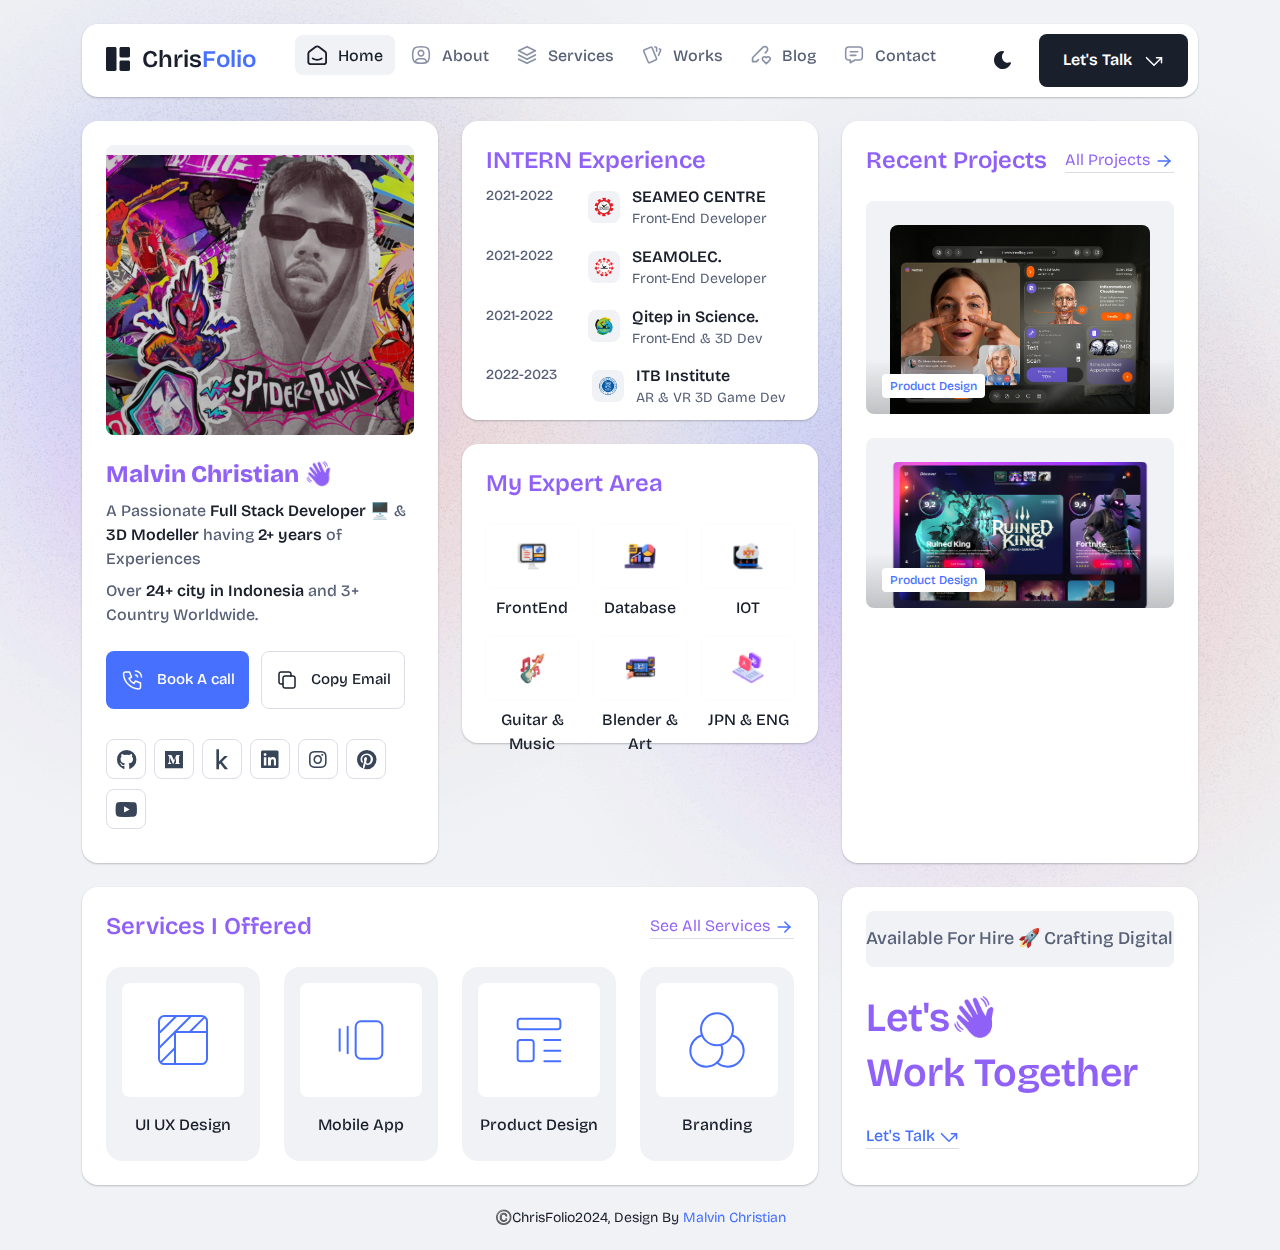
<file: index.html>
<!DOCTYPE html>
<html lang="en">

<head>
  <meta charset="UTF-8">
  <meta http-equiv="X-UA-Compatible" content="IE=edge">
  <title>Chrisfolio - Malvin Christian Personal Portofolio</title>
  <meta name="description" content="Bentofolio - Bootstrap Personal Portfolio Template">
  <meta name="viewport" content="width=device-width, initial-scale=1">

  <link rel="shortcut icon" type="image/x-icon" href="logo/favicon.svg">
  <!-- Place favicon.ico in the root directory -->

  <!-- CSS here -->
  <link rel="stylesheet" href="assets2/css/bootstrap.min.css">
  <link rel="stylesheet" href="assets2/fontawsome/css/all.min.css">
  <link rel="stylesheet" href="assets2/fontawsome/css/fontawesome.min.css">
  <link rel="stylesheet" href="assets2/css/slick.css">
  <link rel="stylesheet" href="assets2/css/magnific-popup.css">
  <link rel="stylesheet" href="assets2/css/style.css">
  <link rel="stylesheet" href="assets2/css/responsive.css">
</head>

<body>

  <div id="page-content">
    <!-- header part start -->
    <header class="header-area">
      <nav class="navbar">
        <div class="container">
          <div class="menu-container">
            <div class="logo">
              <a class="navbar-brand me-0" href="index.html">
                <svg width="24" height="24" viewBox="0 0 24 24" fill="none" xmlns="http://www.w3.org/2000/svg">
                  <path
                    d="M0 1.5C0 1.10218 0.158035 0.720644 0.43934 0.43934C0.720644 0.158035 1.10218 0 1.5 0L9 0C9.39782 0 9.77936 0.158035 10.0607 0.43934C10.342 0.720644 10.5 1.10218 10.5 1.5V22.5C10.5 22.8978 10.342 23.2794 10.0607 23.5607C9.77936 23.842 9.39782 24 9 24H1.5C1.10218 24 0.720644 23.842 0.43934 23.5607C0.158035 23.2794 0 22.8978 0 22.5V1.5ZM13.5 1.5C13.5 1.10218 13.658 0.720644 13.9393 0.43934C14.2206 0.158035 14.6022 0 15 0L22.5 0C22.8978 0 23.2794 0.158035 23.5607 0.43934C23.842 0.720644 24 1.10218 24 1.5V9C24 9.39782 23.842 9.77936 23.5607 10.0607C23.2794 10.342 22.8978 10.5 22.5 10.5H15C14.6022 10.5 14.2206 10.342 13.9393 10.0607C13.658 9.77936 13.5 9.39782 13.5 9V1.5ZM13.5 15C13.5 14.6022 13.658 14.2206 13.9393 13.9393C14.2206 13.658 14.6022 13.5 15 13.5H22.5C22.8978 13.5 23.2794 13.658 23.5607 13.9393C23.842 14.2206 24 14.6022 24 15V22.5C24 22.8978 23.842 23.2794 23.5607 23.5607C23.2794 23.842 22.8978 24 22.5 24H15C14.6022 24 14.2206 23.842 13.9393 23.5607C13.658 23.2794 13.5 22.8978 13.5 22.5V15Z"
                    class="logo-icon" />
                </svg>
                <span>Chris<span class="primary">Folio</span></span>
              </a>
            </div>
            <div class="navbar-main d-flex flex-grow-1">
              <div class="logo inner-logo d-block d-xl-none">
                <a class="navbar-brand me-0" href="index.html">
                  <svg width="24" height="24" viewBox="0 0 24 24" fill="none" xmlns="http://www.w3.org/2000/svg">
                    <path
                      d="M0 1.5C0 1.10218 0.158035 0.720644 0.43934 0.43934C0.720644 0.158035 1.10218 0 1.5 0L9 0C9.39782 0 9.77936 0.158035 10.0607 0.43934C10.342 0.720644 10.5 1.10218 10.5 1.5V22.5C10.5 22.8978 10.342 23.2794 10.0607 23.5607C9.77936 23.842 9.39782 24 9 24H1.5C1.10218 24 0.720644 23.842 0.43934 23.5607C0.158035 23.2794 0 22.8978 0 22.5V1.5ZM13.5 1.5C13.5 1.10218 13.658 0.720644 13.9393 0.43934C14.2206 0.158035 14.6022 0 15 0L22.5 0C22.8978 0 23.2794 0.158035 23.5607 0.43934C23.842 0.720644 24 1.10218 24 1.5V9C24 9.39782 23.842 9.77936 23.5607 10.0607C23.2794 10.342 22.8978 10.5 22.5 10.5H15C14.6022 10.5 14.2206 10.342 13.9393 10.0607C13.658 9.77936 13.5 9.39782 13.5 9V1.5ZM13.5 15C13.5 14.6022 13.658 14.2206 13.9393 13.9393C14.2206 13.658 14.6022 13.5 15 13.5H22.5C22.8978 13.5 23.2794 13.658 23.5607 13.9393C23.842 14.2206 24 14.6022 24 15V22.5C24 22.8978 23.842 23.2794 23.5607 23.5607C23.2794 23.842 22.8978 24 22.5 24H15C14.6022 24 14.2206 23.842 13.9393 23.5607C13.658 23.2794 13.5 22.8978 13.5 22.5V15Z"
                      class="logo-icon" />
                  </svg>
                  <span>Chris<span class="primary">Folio</span></span>
                </a>
              </div>
              <ul class="navbar-info mx-auto">
                <li class="nav-item">
                  <a class="nav-link active" aria-current="page" href="index.html">
                    <svg class="nav-icon" viewBox="0 0 15 15" fill="none" xmlns="http://www.w3.org/2000/svg">
                      <path
                        d="M13.475 4.92481L9.03083 1.46814C8.64082 1.16473 8.1608 1 7.66667 1C7.17254 1 6.69251 1.16473 6.3025 1.46814L1.8575 4.92481C1.59037 5.13254 1.37424 5.39858 1.22563 5.7026C1.07701 6.00662 0.99984 6.34058 1 6.67897V12.679C1 13.121 1.17559 13.5449 1.48816 13.8575C1.80072 14.17 2.22464 14.3456 2.66667 14.3456H12.6667C13.1087 14.3456 13.5326 14.17 13.8452 13.8575C14.1577 13.5449 14.3333 13.121 14.3333 12.679V6.67897C14.3333 5.99314 14.0167 5.34564 13.475 4.92481Z"
                        stroke-width="1.4" stroke-linecap="round" stroke-linejoin="round" />
                      <path d="M10.9753 10.1665C9.13359 11.2773 6.14859 11.2773 4.30859 10.1665" stroke-width="1.4"
                        stroke-linecap="round" stroke-linejoin="round" />
                    </svg>
                    <span>Home</span>
                  </a>
                </li>
                <li class="nav-item">
                  <a class="nav-link" href="about.html">
                    <svg class="nav-icon" viewBox="0 0 18 18" fill="none" xmlns="http://www.w3.org/2000/svg">
                      <path
                        d="M9 9.8335C9.66304 9.8335 10.2989 9.5701 10.7678 9.10126C11.2366 8.63242 11.5 7.99654 11.5 7.3335C11.5 6.67045 11.2366 6.03457 10.7678 5.56573C10.2989 5.09689 9.66304 4.8335 9 4.8335C8.33696 4.8335 7.70107 5.09689 7.23223 5.56573C6.76339 6.03457 6.5 6.67045 6.5 7.3335C6.5 7.99654 6.76339 8.63242 7.23223 9.10126C7.70107 9.5701 8.33696 9.8335 9 9.8335Z"
                        stroke-width="1.4" stroke-linecap="round" stroke-linejoin="round" />
                      <path
                        d="M9 1.5C15 1.5 16.5 3 16.5 9C16.5 15 15 16.5 9 16.5C3 16.5 1.5 15 1.5 9C1.5 3 3 1.5 9 1.5Z"
                        stroke-width="1.4" stroke-linecap="round" stroke-linejoin="round" />
                      <path
                        d="M4 15.7085V15.6668C4 14.7828 4.35119 13.9349 4.97631 13.3098C5.60143 12.6847 6.44928 12.3335 7.33333 12.3335H10.6667C11.5507 12.3335 12.3986 12.6847 13.0237 13.3098C13.6488 13.9349 14 14.7828 14 15.6668V15.7085"
                        stroke-width="1.4" stroke-linecap="round" stroke-linejoin="round" />
                    </svg>
                    About
                  </a>
                </li>
                <li class="nav-item">
                  <a class="nav-link" href="services.html">
                    <svg class="nav-icon" viewBox="0 0 16 16" fill="none" xmlns="http://www.w3.org/2000/svg">
                      <path d="M7.99967 1.3335L1.33301 4.66683L7.99967 8.00016L14.6663 4.66683L7.99967 1.3335Z"
                        stroke-width="1.4" stroke-linecap="round" stroke-linejoin="round" />
                      <path d="M1.33301 8L7.99967 11.3333L14.6663 8" stroke-width="1.4" stroke-linecap="round"
                        stroke-linejoin="round" />
                      <path d="M1.33301 11.3335L7.99967 14.6668L14.6663 11.3335" stroke-width="1.4"
                        stroke-linecap="round" stroke-linejoin="round" />
                    </svg>
                    Services
                  </a>
                </li>
                <li class="nav-item">
                  <a class="nav-link" href="portfolio.html">
                    <svg class="nav-icon" viewBox="0 0 18 17" fill="none" xmlns="http://www.w3.org/2000/svg">
                      <path
                        d="M2.00326 3.99733L7.95159 1.40649C8.04974 1.36442 8.15533 1.34243 8.26212 1.34181C8.3689 1.34119 8.47473 1.36196 8.57337 1.40289C8.67201 1.44382 8.76145 1.50408 8.83642 1.58013C8.9114 1.65617 8.97039 1.74646 9.00992 1.84566L13.1133 11.764C13.1985 11.9651 13.2014 12.1917 13.1213 12.3949C13.0412 12.5982 12.8845 12.7618 12.6849 12.8507L6.73742 15.4415C6.63922 15.4837 6.53356 15.5058 6.42668 15.5065C6.3198 15.5072 6.21387 15.4864 6.11514 15.4455C6.0164 15.4046 5.92688 15.3442 5.85184 15.2681C5.7768 15.192 5.71778 15.1016 5.67826 15.0023L1.57492 5.08316C1.48963 4.88204 1.48673 4.65546 1.56684 4.45222C1.64696 4.24898 1.80367 4.08616 2.00326 3.99733Z"
                        stroke-width="1.4" stroke-linecap="round" stroke-linejoin="round" />
                      <path
                        d="M11.5 1.3335H12.3333C12.5543 1.3335 12.7663 1.42129 12.9226 1.57757C13.0789 1.73385 13.1667 1.94582 13.1667 2.16683V5.0835"
                        stroke-width="1.4" stroke-linecap="round" stroke-linejoin="round" />
                      <path
                        d="M15.6663 3C15.8863 3.09333 16.0997 3.18083 16.3063 3.2625C16.5098 3.34882 16.6706 3.51241 16.7534 3.71729C16.8362 3.92217 16.8343 4.15155 16.748 4.355L14.833 8.83334"
                        stroke-width="1.4" stroke-linecap="round" stroke-linejoin="round" />
                    </svg>
                    Works
                  </a>
                </li>
                <li class="nav-item">
                  <a class="nav-link" href="blog.html">
                    <svg class="nav-icon" viewBox="0 0 17 16" fill="none" xmlns="http://www.w3.org/2000/svg">
                      <path
                        d="M12.1663 6.16676L13.4163 4.91676C13.6352 4.69789 13.8088 4.43805 13.9273 4.15208C14.0457 3.86612 14.1067 3.55962 14.1067 3.25009C14.1067 2.94056 14.0457 2.63406 13.9273 2.3481C13.8088 2.06213 13.6352 1.80229 13.4163 1.58342C13.1975 1.36455 12.9376 1.19094 12.6517 1.07248C12.3657 0.954033 12.0592 0.893066 11.7497 0.893066C11.4401 0.893066 11.1336 0.954033 10.8477 1.07248C10.5617 1.19094 10.3019 1.36455 10.083 1.58342L1.33301 10.3334V13.6668H4.66634L6.33301 12.0001"
                        stroke-width="1.4" stroke-linecap="round" stroke-linejoin="round" />
                      <path
                        d="M13.0004 15.3335L15.7921 12.5968C15.9633 12.4307 16.0995 12.232 16.1926 12.0124C16.2857 11.7927 16.3339 11.5567 16.3343 11.3181C16.3347 11.0796 16.2873 10.8434 16.1948 10.6235C16.1024 10.4035 15.9669 10.2044 15.7963 10.0377C15.448 9.69712 14.9806 9.50602 14.4935 9.50509C14.0065 9.50415 13.5383 9.69346 13.1888 10.0327L13.0021 10.216L12.8163 10.0327C12.4681 9.69237 12.0008 9.50143 11.5139 9.50049C11.0271 9.49956 10.5591 9.68871 10.2096 10.0277C10.0383 10.1937 9.9021 10.3924 9.80891 10.612C9.71572 10.8316 9.66746 11.0677 9.667 11.3062C9.66653 11.5447 9.71386 11.781 9.80619 12.0009C9.89853 12.2209 10.034 12.4201 10.2046 12.5868L13.0004 15.3335Z"
                        stroke-width="1.4" stroke-linecap="round" stroke-linejoin="round" />
                    </svg>
                    Blog
                  </a>
                </li>
                <li class="nav-item">
                  <a class="nav-link" href="contact.html">
                    <svg class="nav-icon" viewBox="0 0 18 17" fill="none" xmlns="http://www.w3.org/2000/svg">
                      <path d="M5.66699 5.5H12.3337" stroke-width="1.4" stroke-linecap="round"
                        stroke-linejoin="round" />
                      <path d="M5.66699 8.8335H10.667" stroke-width="1.4" stroke-linecap="round"
                        stroke-linejoin="round" />
                      <path
                        d="M14 1.3335C14.663 1.3335 15.2989 1.59689 15.7678 2.06573C16.2366 2.53457 16.5 3.17045 16.5 3.8335V10.5002C16.5 11.1632 16.2366 11.7991 15.7678 12.2679C15.2989 12.7368 14.663 13.0002 14 13.0002H9.83333L5.66667 15.5002V13.0002H4C3.33696 13.0002 2.70107 12.7368 2.23223 12.2679C1.76339 11.7991 1.5 11.1632 1.5 10.5002V3.8335C1.5 3.17045 1.76339 2.53457 2.23223 2.06573C2.70107 1.59689 3.33696 1.3335 4 1.3335H14Z"
                        stroke-width="1.4" stroke-linecap="round" stroke-linejoin="round" />
                    </svg>
                    Contact
                  </a>
                </li>
              </ul>
              <div class="header-right-info d-flex align-items-center">
                <button class="theme-control-btn">
                  <span class="dark">
                    <svg width="24" height="24" viewBox="0 0 24 24" fill="none" xmlns="http://www.w3.org/2000/svg">
                      <path
                        d="M11.8005 3C10.207 3.0003 8.64356 3.44286 7.27683 4.28049C5.91011 5.11811 4.79139 6.31937 4.04002 7.75612C3.28865 9.19288 2.93281 10.8112 3.01046 12.4386C3.08811 14.0659 3.59633 15.6411 4.48091 16.9963C5.3655 18.3514 6.59326 19.4356 8.03324 20.1333C9.47322 20.8309 11.0714 21.1157 12.6573 20.9574C14.2432 20.7991 15.7573 20.2036 17.0381 19.2344C18.319 18.2652 19.3185 16.9587 19.9301 15.4542C20.2302 14.7162 19.5111 13.9746 18.7875 14.2752C17.5475 14.7888 16.1706 14.8418 14.8963 14.425C13.622 14.0082 12.5308 13.1479 11.8126 11.9937C11.0943 10.8396 10.7943 9.4645 10.9648 8.10764C11.1353 6.75077 11.7655 5.49792 12.7458 4.5669L12.8136 4.4949C13.2986 3.9279 12.913 3.0072 12.1464 3.0072H11.9122L11.8524 3.0018L11.7996 3H11.8005Z"
                        fill="#1A1F2C" />
                    </svg>
                    <small class="theme-text d-block d-xl-none">Change appearance</small>
                  </span>
                  <span class="light">
                    <svg width="24" height="24" viewBox="0 0 24 24" fill="none" xmlns="http://www.w3.org/2000/svg">
                      <path
                        d="M12 19C12.2449 19 12.4813 19.09 12.6644 19.2527C12.8474 19.4155 12.9643 19.6397 12.993 19.883L13 20V21C12.9997 21.2549 12.9021 21.5 12.7272 21.6854C12.5522 21.8707 12.313 21.9822 12.0586 21.9972C11.8042 22.0121 11.5536 21.9293 11.3582 21.7657C11.1627 21.6021 11.0371 21.3701 11.007 21.117L11 21V20C11 19.7348 11.1054 19.4804 11.2929 19.2929C11.4804 19.1054 11.7348 19 12 19Z"
                        fill="#FD7E41" />
                      <path
                        d="M18.3127 16.9099L18.4067 16.9929L19.1067 17.6929C19.2861 17.8729 19.3902 18.1144 19.398 18.3683C19.4057 18.6223 19.3165 18.8697 19.1485 19.0602C18.9804 19.2508 18.7462 19.3702 18.4933 19.3943C18.2403 19.4184 17.9877 19.3454 17.7867 19.1899L17.6927 19.1069L16.9927 18.4069C16.8202 18.2347 16.7165 18.0053 16.7012 17.7619C16.6859 17.5186 16.76 17.278 16.9097 17.0855C17.0593 16.893 17.2741 16.7618 17.5137 16.7166C17.7533 16.6713 18.0012 16.7152 18.2107 16.8399L18.3127 16.9099Z"
                        fill="#FD7E41" />
                      <path
                        d="M7.00747 16.993C7.17965 17.1652 7.28308 17.3943 7.29836 17.6373C7.31364 17.8803 7.23972 18.1206 7.09047 18.313L7.00747 18.407L6.30747 19.107C6.12751 19.2863 5.88604 19.3905 5.63209 19.3982C5.37814 19.406 5.13076 19.3168 4.94019 19.1487C4.74963 18.9807 4.63017 18.7464 4.60607 18.4935C4.58198 18.2406 4.65506 17.988 4.81047 17.787L4.89347 17.693L5.59347 16.993C5.781 16.8055 6.03531 16.7002 6.30047 16.7002C6.56563 16.7002 6.81994 16.8055 7.00747 16.993Z"
                        fill="#FD7E41" />
                      <path
                        d="M3.99987 11C4.25475 11.0003 4.4999 11.0979 4.68524 11.2728C4.87057 11.4478 4.9821 11.687 4.99704 11.9414C5.01198 12.1958 4.92919 12.4464 4.7656 12.6418C4.60201 12.8373 4.36996 12.9629 4.11687 12.993L3.99987 13H2.99987C2.74499 12.9997 2.49984 12.9021 2.3145 12.7272C2.12916 12.5522 2.01763 12.313 2.0027 12.0586C1.98776 11.8042 2.07054 11.5536 2.23413 11.3582C2.39772 11.1627 2.62977 11.0371 2.88287 11.007L2.99987 11H3.99987Z"
                        fill="#FD7E41" />
                      <path
                        d="M20.9999 11C21.2547 11.0003 21.4999 11.0979 21.6852 11.2728C21.8706 11.4478 21.9821 11.687 21.997 11.9414C22.012 12.1958 21.9292 12.4464 21.7656 12.6418C21.602 12.8373 21.37 12.9629 21.1169 12.993L20.9999 13H19.9999C19.745 12.9997 19.4998 12.9021 19.3145 12.7272C19.1292 12.5522 19.0176 12.313 19.0027 12.0586C18.9878 11.8042 19.0705 11.5536 19.2341 11.3582C19.3977 11.1627 19.6298 11.0371 19.8829 11.007L19.9999 11H20.9999Z"
                        fill="#FD7E41" />
                      <path
                        d="M6.21264 4.80985L6.30664 4.89285L7.00664 5.59285C7.18599 5.77281 7.29011 6.01429 7.29787 6.26824C7.30562 6.52219 7.21642 6.76957 7.04839 6.96013C6.88036 7.1507 6.64609 7.27016 6.39316 7.29425C6.14024 7.31834 5.88763 7.24526 5.68664 7.08985L5.59264 7.00685L4.89264 6.30685C4.72073 6.13453 4.61757 5.90543 4.6025 5.66248C4.58744 5.41954 4.6615 5.17945 4.8108 4.98721C4.9601 4.79497 5.1744 4.66378 5.41351 4.61824C5.65262 4.57271 5.90013 4.61594 6.10964 4.73985L6.21264 4.80985Z"
                        fill="#FD7E41" />
                      <path
                        d="M19.1071 4.89288C19.2793 5.06508 19.3827 5.29418 19.398 5.5372C19.4132 5.78023 19.3393 6.02048 19.1901 6.21288L19.1071 6.30688L18.4071 7.00688C18.2271 7.18623 17.9856 7.29036 17.7317 7.29811C17.4777 7.30587 17.2304 7.21667 17.0398 7.04864C16.8492 6.8806 16.7298 6.64633 16.7057 6.39341C16.6816 6.14049 16.7547 5.88788 16.9101 5.68688L16.9931 5.59288L17.6931 4.89288C17.8806 4.70541 18.1349 4.6001 18.4001 4.6001C18.6652 4.6001 18.9196 4.70541 19.1071 4.89288Z"
                        fill="#FD7E41" />
                      <path
                        d="M12 2C12.2449 2.00003 12.4813 2.08996 12.6644 2.25272C12.8474 2.41547 12.9643 2.63975 12.993 2.883L13 3V4C12.9997 4.25488 12.9021 4.50003 12.7272 4.68537C12.5522 4.8707 12.313 4.98223 12.0586 4.99717C11.8042 5.01211 11.5536 4.92933 11.3582 4.76573C11.1627 4.60214 11.0371 4.3701 11.007 4.117L11 4V3C11 2.73478 11.1054 2.48043 11.2929 2.29289C11.4804 2.10536 11.7348 2 12 2Z"
                        fill="#FD7E41" />
                      <path
                        d="M12 7C12.9797 6.99994 13.9378 7.28769 14.7553 7.8275C15.5729 8.36731 16.2138 9.1354 16.5986 10.0364C16.9833 10.9373 17.0949 11.9315 16.9195 12.8953C16.7441 13.8592 16.2893 14.7502 15.6118 15.4579C14.9343 16.1655 14.0638 16.6585 13.1085 16.8756C12.1532 17.0928 11.1552 17.0245 10.2383 16.6793C9.3215 16.334 8.52629 15.7271 7.95146 14.9338C7.37663 14.1405 7.04752 13.1958 7.005 12.217L7 12L7.005 11.783C7.06092 10.4958 7.61161 9.27978 8.54222 8.38866C9.47284 7.49754 10.7115 7.00007 12 7Z"
                        fill="#FD7E41" />
                    </svg>
                    <small class="theme-text d-block d-xl-none">Change appearance</small>
                  </span>
                </button>
                <a href="contact.html" class="lets-talk-btn">
                  Let's Talk
                  <svg class="icon" width="20" height="20" viewBox="0 0 20 20" fill="none"
                    xmlns="http://www.w3.org/2000/svg">
                    <path d="M17.5 11.6665V6.6665H12.5" stroke="white" stroke-width="1.5" stroke-linecap="round"
                      stroke-linejoin="round" />
                    <path d="M17.5 6.6665L10 14.1665L2.5 6.6665" stroke="white" stroke-width="1.5"
                      stroke-linecap="round" stroke-linejoin="round" />
                  </svg>
                </a>
              </div>
            </div>
            <div class="mobile-menu-overlay d-block d-lg-none"></div>
            <div class="mobile-menu-control-bar d-block d-xl-none">
              <button class="mobile-menu-control-bar">
                <i class="fas fa-bars"></i>
              </button>
            </div>
          </div>
        </div>
      </nav>
    </header>
    <!-- header part end -->

    <!-- main area part start -->
    <main>
      <section class="home-area">
        <div class="container">
          <div class="row g-4">
            <div class="col-xl-4">
              <div class="card profile-card">
                <div class="card-body">
                  <div class="image text-center">
                    <img src="assets/img/pfl/profile.png" alt="profile">
                  </div>
                  <div class="text">
                    <h3 class="card-title"><strong>Malvin Christian 👋</strong></h3>
                    <p>A Passionate <span>Full Stack Developer</span> 🖥️ & <span>3D Modeller</span> having <span>2+ years</span> of Experiences</p>
                    <p>Over <span>24+ city in Indonesia</span> and 3+ Country Worldwide.</p>
                    <div class="common-button-groups">
                      <a class="btn btn-call" href="index.html#">
                        <svg class="icon" width="25" height="24" viewBox="0 0 25 24" fill="none"
                          xmlns="http://www.w3.org/2000/svg">
                          <path
                            d="M5.5 4H9.5L11.5 9L9 10.5C10.071 12.6715 11.8285 14.429 14 15.5L15.5 13L20.5 15V19C20.5 19.5304 20.2893 20.0391 19.9142 20.4142C19.5391 20.7893 19.0304 21 18.5 21C14.5993 20.763 10.9202 19.1065 8.15683 16.3432C5.3935 13.5798 3.73705 9.90074 3.5 6C3.5 5.46957 3.71071 4.96086 4.08579 4.58579C4.46086 4.21071 4.96957 4 5.5 4Z"
                            stroke="white" stroke-width="1.5" stroke-linecap="round" stroke-linejoin="round" />
                          <path
                            d="M15.5 7C16.0304 7 16.5391 7.21071 16.9142 7.58579C17.2893 7.96086 17.5 8.46957 17.5 9"
                            stroke="white" stroke-width="1.5" stroke-linecap="round" stroke-linejoin="round" />
                          <path d="M15.5 3C17.0913 3 18.6174 3.63214 19.7426 4.75736C20.8679 5.88258 21.5 7.4087 21.5 9"
                            stroke="white" stroke-width="1.5" stroke-linecap="round" stroke-linejoin="round" />
                        </svg>
                        Book A call
                      </a>
                      <button class="btn btn-copy" data-clipboard-text="example@example.com">
                        <svg class="icon" width="24" height="24" viewBox="0 0 24 24" fill="none"
                          xmlns="http://www.w3.org/2000/svg">
                          <path
                            d="M8 10C8 9.46957 8.21071 8.96086 8.58579 8.58579C8.96086 8.21071 9.46957 8 10 8H18C18.5304 8 19.0391 8.21071 19.4142 8.58579C19.7893 8.96086 20 9.46957 20 10V18C20 18.5304 19.7893 19.0391 19.4142 19.4142C19.0391 19.7893 18.5304 20 18 20H10C9.46957 20 8.96086 19.7893 8.58579 19.4142C8.21071 19.0391 8 18.5304 8 18V10Z"
                            stroke-width="1.5" stroke-linecap="round" stroke-linejoin="round" />
                          <path
                            d="M16 8V6C16 5.46957 15.7893 4.96086 15.4142 4.58579C15.0391 4.21071 14.5304 4 14 4H6C5.46957 4 4.96086 4.21071 4.58579 4.58579C4.21071 4.96086 4 5.46957 4 6V14C4 14.5304 4.21071 15.0391 4.58579 15.4142C4.96086 15.7893 5.46957 16 6 16H8"
                            stroke-width="1.5" stroke-linecap="round" stroke-linejoin="round" />
                        </svg>
                        Copy Email
                      </button>
                    </div>
                    <div class="social-media-icon">
                      <ul class="list-unstyled">
                        <li><a href="https://github.com/vinnchris"><i class="fab fa-github"></i></a></li>
                        <li><a href="https://medium.com/@vinnchris09"><i class="fab fa-medium"></i></a></li>
                        <li><a href="https://www.kaggle.com/malvinchristian"><i class="fab fa-kaggle"></i></a></li>
                        <li><a href="https://linkedin.com/in/christian-malvin"><i class="fab fa-linkedin"></i></a></li>
                        <li><a href="https://www.instagram.com/vinnchris_"><i class="fab fa-instagram"></i></a></li>
                        <li><a href="https://pin.it/72yiONZ0r"><i class="fab fa-pinterest"></i></a></li>
                        <li><a href="https://youtube.com/@malvinchristian?si=GptBdq7LBtSVuRoG"><i class="fab fa-youtube"></i></a></li>
                      </ul>
                    </div>
                  </div>
                </div>
              </div>
            </div>
            <div class="col-xl-4">
              <div class="row g-4">
                <div class="col-lg-12">
                  <div class="card">
                    <div class="card-body work-experiance-card">
                      <h3 class="card-title">INTERN Experience</h3>
                      <div class="work-experiance-main">
                        <ul class="work-experiance-slider list-unstyled">
                          <li>
                            <div class="date">
                              <p>2021-2022</p>
                            </div>
                            <div class="info">
                              <div class="icon">
                                <img src="assets/img/workexp/1.png" alt="1">
                              </div>
                              <div class="text">
                                <h4 class="title">SEAMEO CENTRE</h4>
                                <h6 class="subtitle">Front-End Developer</h6>
                              </div>
                            </div>
                          </li>
                          <li>
                            <div class="date">
                              <p>2021-2022</p>
                            </div>
                            <div class="info">
                              <div class="icon">
                                <img src="assets/img/workexp/2.png" alt="2">
                              </div>
                              <div class="text">
                                <h4 class="title">SEAMOLEC.
                                </h4>
                                <h6 class="subtitle">Front-End Developer</h6>
                              </div>
                            </div>
                          </li>
                          <li>
                            <div class="date">
                              <p>2021-2022</p>
                            </div>
                            <div class="info">
                              <div class="icon">
                                <img src="assets/img/workexp/3.png" alt="3">
                              </div>
                              <div class="text">
                                <h4 class="title">Qitep in Science.
                                </h4>
                                <h6 class="subtitle">Front-End & 3D Dev</h6>
                              </div>
                            </div>
                          </li>
                          <li>
                            <div class="date">
                              <p>2022-2023</p>
                            </div>
                            <div class="info">
                              <div class="icon">
                                <img src="assets/img/workexp/4.png" alt="4">
                              </div>
                              <div class="text">
                                <h4 class="title">ITB Institute</h4>
                                <h6 class="subtitle">AR & VR 3D Game Dev</h6>
                              </div>
                            </div>
                          </li>
                        </ul>
                        <ul class="work-experiance-slider list-unstyled">
                          <li>
                            <div class="date">
                              <p>2022-2023</p>
                            </div>
                            <div class="info">
                              <div class="icon">
                                <img src="assets/img/workexp/5.png" alt="5">
                              </div>
                              <div class="text">
                                <h4 class="title">BMTI-Kemendikbud</h4>
                                <h6 class="subtitle">AR & VR 3D Game Dev</h6>
                              </div>
                            </div>
                          </li>
                          <li>
                            <div class="date">
                              <p>2023-2024</p>
                            </div>
                            <div class="info">
                              <div class="icon">
                                <img src="assets/img/workexp/6.png" alt="6">
                              </div>
                              <div class="text">
                                <h4 class="title">PKN Coal Mining
                                </h4>
                                <h6 class="subtitle">GIS Specialist</h6>
                              </div>
                            </div>
                          </li>
                          <li>
                            <div class="date">
                              <p>2023-2024</p>
                            </div>
                            <div class="info">
                              <div class="icon">
                                <img src="assets/img/workexp/7.png" alt="7">
                              </div>
                              <div class="text">
                                <h4 class="title">ENM Group.
                                </h4>
                                <h6 class="subtitle">GIS Database ADM</h6>
                              </div>
                            </div>
                          </li>
                          <li>
                            <div class="date">
                              <p>2023-2024</p>
                            </div>
                            <div class="info">
                              <div class="icon">
                                <img src="assets/img/workexp/8.png" alt="8">
                              </div>
                              <div class="text">
                                <h4 class="title">PAMA PERSADA</h4>
                                <h6 class="subtitle">GIS Technician</h6>
                              </div>
                            </div>
                          </li>
                        </ul>
                      </div>
                    </div>
                  </div>
                </div>
                <div class="col-lg-12">
                  <div class="card expertise-card">
                    <div class="card-body">
                      <h3 class="card-title">My Expert Area
                      </h3>
                      <div class="expertise-main mt-24">
                        <div class="row g-3">
                          <div class="col-xl-4 col-md-4 col-sm-6 col-6">
                            <div class="expertise-item">
                              <div class="image text-center">
                                <img src="hm/myex/1.png" alt="programming">
                              </div>
                              <div class="text">
                                <h4 class="title">FrontEnd</h4>
                              </div>
                            </div>
                          </div>
                          <div class="col-xl-4 col-md-4 col-sm-6 col-6">
                            <div class="expertise-item">
                              <div class="image text-center">
                                <img src="hm/myex/2.png" alt="database">
                              </div>
                              <div class="text">
                                <h4 class="title">Database</h4>
                              </div>
                            </div>
                          </div>
                          <div class="col-xl-4 col-md-4 col-sm-6 col-6">
                            <div class="expertise-item">
                              <div class="image text-center">
                                <img src="hm/myex/3.png" alt="IOT">
                              </div>
                              <div class="text">
                                <h4 class="title">IOT</h4>
                              </div>
                            </div>
                          </div>
                          <div class="col-xl-4 col-md-4 col-sm-6 col-6">
                            <div class="expertise-item">
                              <div class="image text-center">
                                <img src="hm/myex/4.png" alt="music">
                              </div>
                              <div class="text">
                                <h4 class="title">Guitar & Music</h4>
                              </div>
                            </div>
                          </div>
                          <div class="col-xl-4 col-md-4 col-sm-6 col-6">
                            <div class="expertise-item">
                              <div class="image text-center">
                                <img src="hm/myex/5.png" alt="blendart">
                              </div>
                              <div class="text">
                                <h4 class="title">Blender & Art</h4>
                              </div>
                            </div>
                          </div>
                          <div class="col-xl-4 col-md-4 col-sm-6 col-6">
                            <div class="expertise-item">
                              <div class="image text-center">
                                <img src="hm/myex/6.png" alt="language">
                              </div>
                              <div class="text">
                                <h4 class="title">JPN & ENG</h4>
                              </div>
                            </div>
                          </div>
                        </div>
                      </div>
                    </div>
                  </div>
                </div>
              </div>
            </div>
            <div class="col-xl-4">
              <div class="card card-projects">
                <div class="card-body">

                  <h3 class="card-title">Recent Projects <a class="link-btn" href="portfolio.html">All Projects
                      <svg class="icon" width="20" height="20" viewBox="0 0 20 20" fill="none"
                        xmlns="http://www.w3.org/2000/svg">
                        <path d="M4.16699 10H15.8337" stroke="#4770FF" stroke-width="1.5" stroke-linecap="round"
                          stroke-linejoin="round" />
                        <path d="M10.833 15L15.833 10" stroke="#4770FF" stroke-width="1.5" stroke-linecap="round"
                          stroke-linejoin="round" />
                        <path d="M10.833 5L15.833 10" stroke="#4770FF" stroke-width="1.5" stroke-linecap="round"
                          stroke-linejoin="round" />
                      </svg>

                    </a></h3>
                  <div class="projects-main mt-24">
                    <div class="row g-4 parent-container">
                      <div class="col-lg-12">
                        <div class="project-item">
                          <div class="image">
                            <img src="hm/rec/4.png" alt="4" class="img-fluid w-100">
                            <a href="hm/rec/4.png"
                              class="gallery-popup full-image-preview parent-container">
                              <svg class="icon" xmlns="http://www.w3.org/2000/svg" viewBox="0 0 20 20" fill="none"
                                stroke="currentColor" stroke-linecap="round" stroke-linejoin="round" stroke-width="1.5">
                                <path d="M10 4.167v11.666M4.167 10h11.666"></path>
                              </svg>
                            </a>
                            <div class="info">
                              <span class="category">Product Design</span>
                            </div>
                          </div>
                        </div>
                      </div>
                      <div class="col-lg-12">
                        <div class="project-item">
                          <div class="image">
                            <img src="hm/rec/2.png" alt="project-2" class="img-fluid w-100">
                            <a href="hm/rec/2.png"
                              class="gallery-popup full-image-preview parent-container">
                              <svg class="icon" xmlns="http://www.w3.org/2000/svg" viewBox="0 0 20 20" fill="none"
                                stroke="currentColor" stroke-linecap="round" stroke-linejoin="round" stroke-width="1.5">
                                <path d="M10 4.167v11.666M4.167 10h11.666"></path>
                              </svg>
                            </a>
                            <div class="info">
                              <span class="category">Product Design</span>
                            </div>
                          </div>
                        </div>
                      </div>
                    </div>
                  </div>
                </div>
              </div>
            </div>
          </div>
          <div class="services-area mt-24">
            <div class="row g-4">
              <div class="col-xl-8">
                <div class="card services-card">
                  <div class="card-body">
                    <h3 class="card-title">Services I Offered
                      <a class="link-btn" href="services.html"> See All Services
                        <svg class="icon" width="20" height="20" viewBox="0 0 20 20" fill="none"
                          xmlns="http://www.w3.org/2000/svg">
                          <path d="M4.16699 10H15.8337" stroke="#4770FF" stroke-width="1.5" stroke-linecap="round"
                            stroke-linejoin="round" />
                          <path d="M10.833 15L15.833 10" stroke="#4770FF" stroke-width="1.5" stroke-linecap="round"
                            stroke-linejoin="round" />
                          <path d="M10.833 5L15.833 10" stroke="#4770FF" stroke-width="1.5" stroke-linecap="round"
                            stroke-linejoin="round" />
                        </svg>

                      </a></h3>
                    <div class="services-main mt-24">
                      <div class="row g-4">
                        <div class="col-md-3 col-sm-6 col-6">
                          <div class="services-item text-center">
                            <div class="image">
                              <img src="assets/img/icons/ui-ux.svg" alt="ui-ux">
                            </div>
                            <div class="text">
                              <h3 class="title">UI UX Design</h3>
                            </div>
                          </div>
                        </div>
                        <div class="col-md-3 col-sm-6 col-6">
                          <div class="services-item text-center">
                            <div class="image">
                              <img src="assets/img/icons/app.svg" alt="app">
                            </div>
                            <div class="text">
                              <h3 class="title">Mobile App</h3>
                            </div>
                          </div>
                        </div>
                        <div class="col-md-3 col-sm-6 col-6">
                          <div class="services-item text-center">
                            <div class="image">
                              <img src="assets/img/icons/prd-design.svg" alt="prd-design">
                            </div>
                            <div class="text">
                              <h3 class="title">Product Design</h3>
                            </div>
                          </div>
                        </div>
                        <div class="col-md-3 col-sm-6 col-6">
                          <div class="services-item text-center">
                            <div class="image">
                              <img src="assets/img/icons/branding.svg" alt="branding">
                            </div>
                            <div class="text">
                              <h3 class="title">Branding</h3>
                            </div>
                          </div>
                        </div>
                      </div>
                    </div>
                  </div>
                </div>
              </div>
              <div class="col-xl-4">
                <div class="card lets-talk-together-card">
                  <div class="card-body">
                    <div class="scrolling-info">
                      <div class="slider-item">
                        <p>
                          Available For Hire 🚀 Crafting Digital Experiences 🎨 Available For Hire 🚀 Crafting Digital
                          Experiences 🎨
                        </p>
                      </div>
                    </div>
                    <h3 class="card-title">Let's👋
                      <span class="d-block">Work Together</span>
                    </h3>
                    <a class="link-btn" href="contact.html"> Let's Talk
                      <svg class="icon" width="20" height="20" viewBox="0 0 20 20" fill="none"
                        xmlns="http://www.w3.org/2000/svg">
                        <path d="M17.5 11.6665V6.6665H12.5" stroke-width="1.5" stroke-linecap="round"
                          stroke-linejoin="round" />
                        <path d="M17.5 6.6665L10 14.1665L2.5 6.6665" stroke-width="1.5" stroke-linecap="round"
                          stroke-linejoin="round" />
                      </svg>
                    </a>
                  </div>
                </div>
              </div>
            </div>
          </div>
        </div>
      </section>
      <!-- background shape area start -->
      <div class="background-shapes">
        <div class="shape-1 common-shape">
          <img src="assets/img/bg/banner-shape-1.png" alt="banner-shape-1">
        </div>
        <div class="shape-2 common-shape">
          <img src="assets/img/bg/banner-shape-1.png" alt="banner-shape-1">
        </div>
        <div class="threed-shape-1 move-with-cursor" data-value="1">
          <img src="assets/img/bg/object-3d-1.png" alt="object-3d-1">
        </div>
        <div class="threed-shape-2 move-with-cursor" data-value="1">
          <img src="assets/img/bg/object-3d-2.png" alt="object-3d-2">
        </div>
      </div>
      <!-- background shape area end -->
    </main>
    <!-- main area part end -->

    <!-- footer part start -->
    <footer class="footer-area">
      <div class="container">
        <div class="text text-center">
          <p>©️ChrisFolio2024, Design By <a href="https://www.instagram.com/vinnchris_">Malvin Christian</a></p>
        </div>
      </div>
    </footer>
    <!-- footer part end -->
  </div>

  <!-- JS here -->
  <script src="assets2/js/vendor/jquery-3.6.0.min.js"></script>
  <script src="assets2/js/bootstrap.bundle.min.js"></script>
  <script src="assets2/js/jquery.magnific-popup.min.js"></script>
  <script src="assets2/js/ajax-form.js"></script>
  <script src="assets2/js/clipboard.min.js"></script>
  <script src="assets2/js/slick.min.js"></script>
  <script src="assets2/js/script.js"></script>
</body>

</html>
</file>
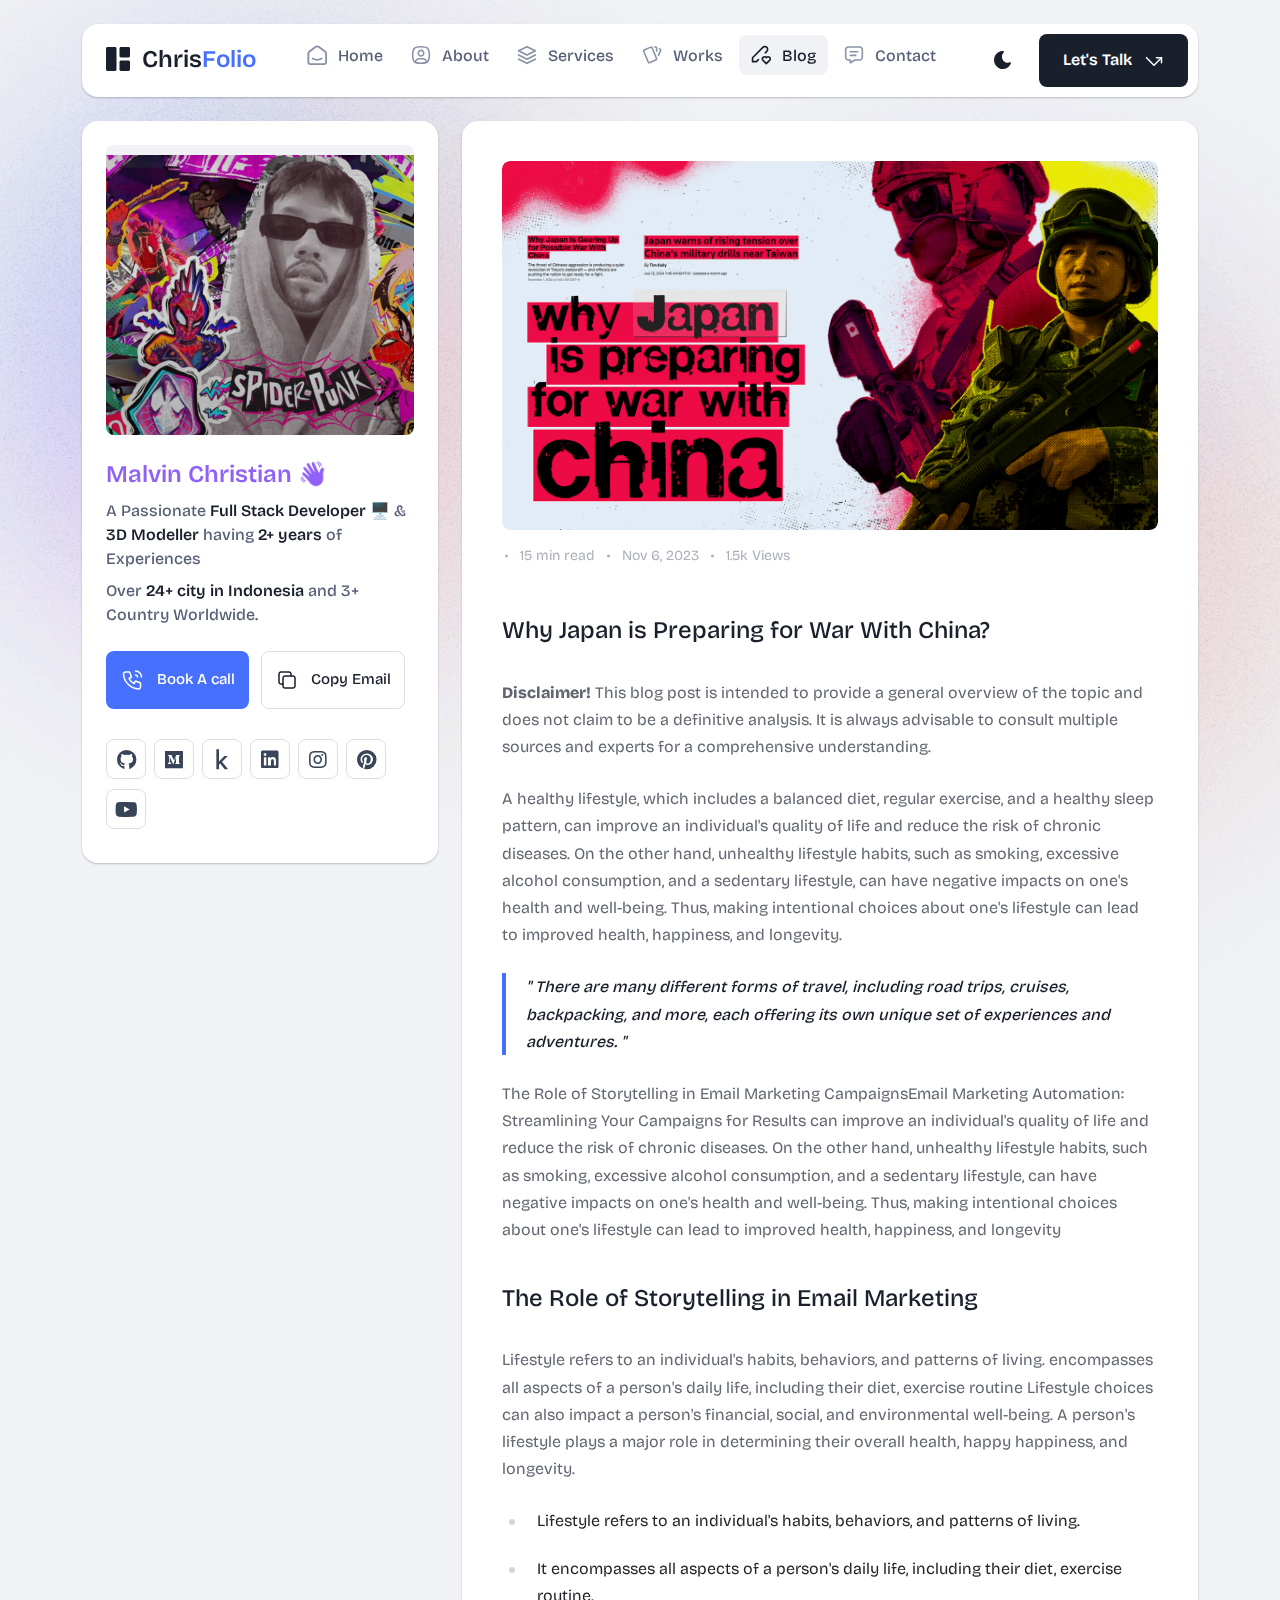
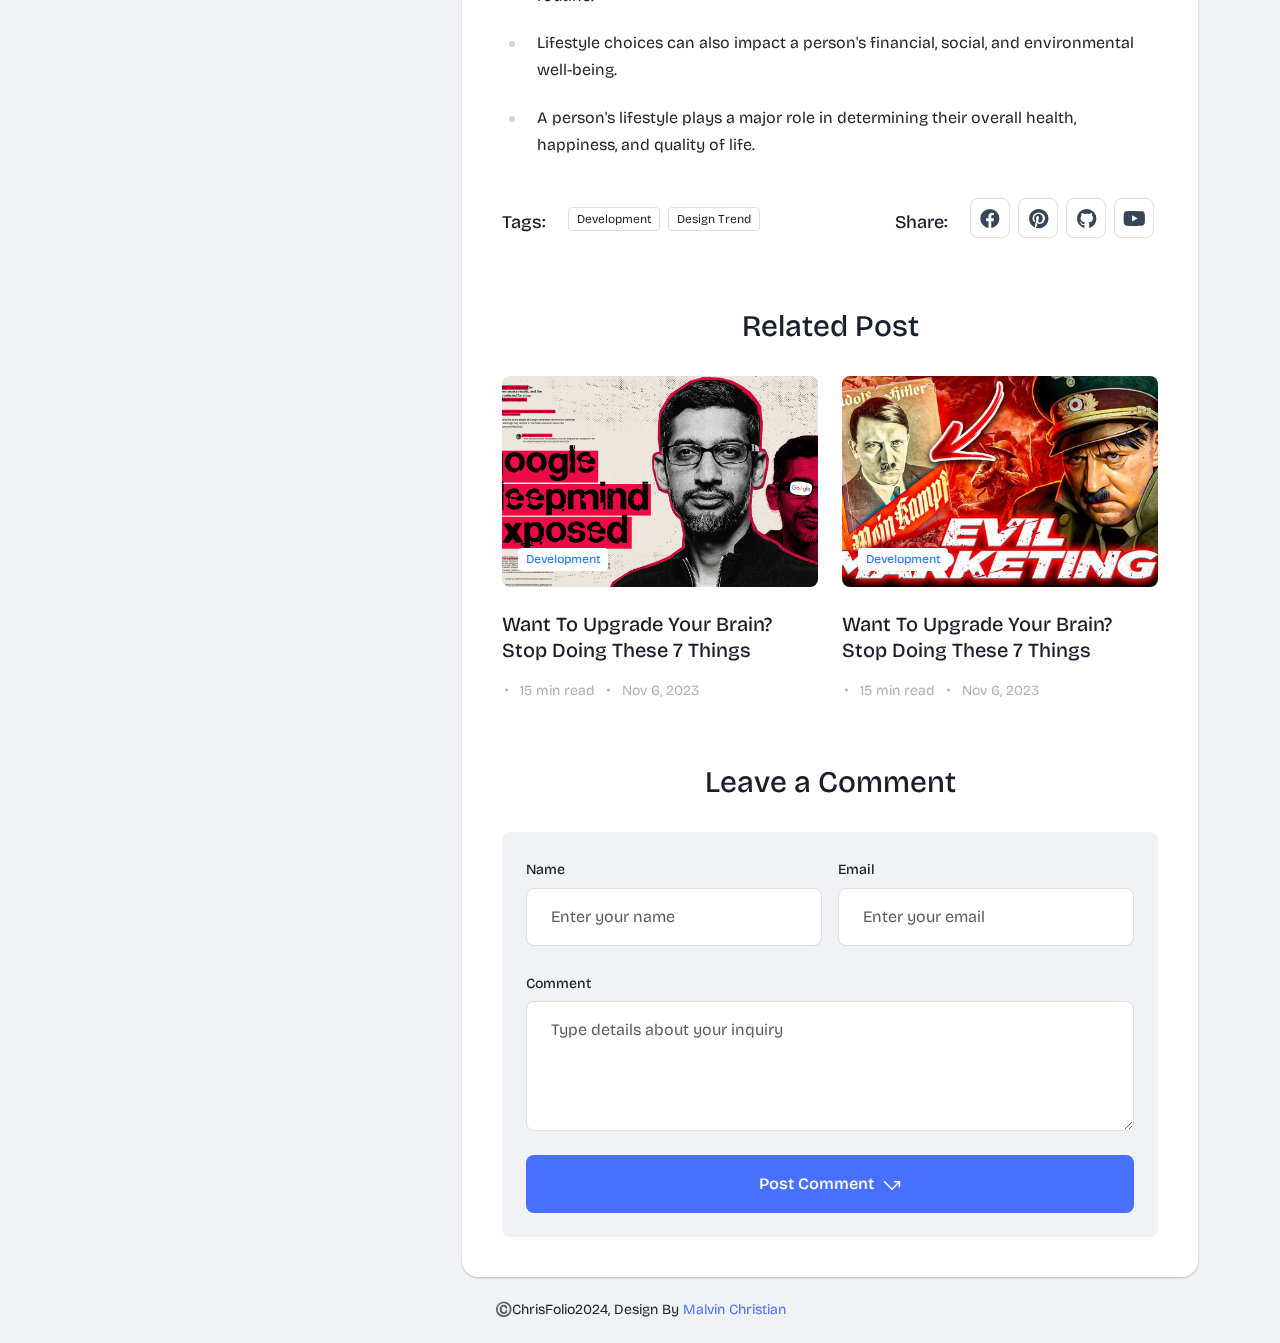
<file: article.html>
<!DOCTYPE html>
<html lang="en">

<head>
  <meta charset="UTF-8">
  <meta http-equiv="X-UA-Compatible" content="IE=edge">
  <title>Chrisfolio - Malvin Christian Personal Portofolio</title>
  <meta name="description" content="Bentofolio - Bootstrap Personal Portfolio Template">
  <meta name="viewport" content="width=device-width, initial-scale=1">

  <link rel="shortcut icon" type="image/x-icon" href="logo/favicon.svg">
  <!-- Place favicon.ico in the root directory -->

  <!-- CSS here -->
  <link rel="stylesheet" href="assets2/css/bootstrap.min.css">
  <link rel="stylesheet" href="assets2/fontawsome/css/all.min.css">
  <link rel="stylesheet" href="assets2/fontawsome/css/fontawesome.min.css">
  <link rel="stylesheet" href="assets2/css/slick.css">
  <link rel="stylesheet" href="assets2/css/magnific-popup.css">
  <link rel="stylesheet" href="assets2/css/style.css">
  <link rel="stylesheet" href="assets2/css/responsive.css">
</head>

<body>
  <div id="page-content">
    <!-- header part start -->
    <header class="header-area">
      <nav class="navbar">
        <div class="container">
          <div class="menu-container">
            <div class="logo">
              <a class="navbar-brand me-0" href="index.html">
                <svg width="24" height="24" viewBox="0 0 24 24" fill="none" xmlns="http://www.w3.org/2000/svg">
                  <path
                    d="M0 1.5C0 1.10218 0.158035 0.720644 0.43934 0.43934C0.720644 0.158035 1.10218 0 1.5 0L9 0C9.39782 0 9.77936 0.158035 10.0607 0.43934C10.342 0.720644 10.5 1.10218 10.5 1.5V22.5C10.5 22.8978 10.342 23.2794 10.0607 23.5607C9.77936 23.842 9.39782 24 9 24H1.5C1.10218 24 0.720644 23.842 0.43934 23.5607C0.158035 23.2794 0 22.8978 0 22.5V1.5ZM13.5 1.5C13.5 1.10218 13.658 0.720644 13.9393 0.43934C14.2206 0.158035 14.6022 0 15 0L22.5 0C22.8978 0 23.2794 0.158035 23.5607 0.43934C23.842 0.720644 24 1.10218 24 1.5V9C24 9.39782 23.842 9.77936 23.5607 10.0607C23.2794 10.342 22.8978 10.5 22.5 10.5H15C14.6022 10.5 14.2206 10.342 13.9393 10.0607C13.658 9.77936 13.5 9.39782 13.5 9V1.5ZM13.5 15C13.5 14.6022 13.658 14.2206 13.9393 13.9393C14.2206 13.658 14.6022 13.5 15 13.5H22.5C22.8978 13.5 23.2794 13.658 23.5607 13.9393C23.842 14.2206 24 14.6022 24 15V22.5C24 22.8978 23.842 23.2794 23.5607 23.5607C23.2794 23.842 22.8978 24 22.5 24H15C14.6022 24 14.2206 23.842 13.9393 23.5607C13.658 23.2794 13.5 22.8978 13.5 22.5V15Z"
                    class="logo-icon" />
                </svg>
                <span>Chris<span class="primary">Folio</span></span>
              </a>
            </div>
            <div class="navbar-main d-flex flex-grow-1">
              <div class="logo inner-logo d-block d-xl-none">
                <a class="navbar-brand me-0" href="index.html">
                  <svg width="24" height="24" viewBox="0 0 24 24" fill="none" xmlns="http://www.w3.org/2000/svg">
                    <path
                      d="M0 1.5C0 1.10218 0.158035 0.720644 0.43934 0.43934C0.720644 0.158035 1.10218 0 1.5 0L9 0C9.39782 0 9.77936 0.158035 10.0607 0.43934C10.342 0.720644 10.5 1.10218 10.5 1.5V22.5C10.5 22.8978 10.342 23.2794 10.0607 23.5607C9.77936 23.842 9.39782 24 9 24H1.5C1.10218 24 0.720644 23.842 0.43934 23.5607C0.158035 23.2794 0 22.8978 0 22.5V1.5ZM13.5 1.5C13.5 1.10218 13.658 0.720644 13.9393 0.43934C14.2206 0.158035 14.6022 0 15 0L22.5 0C22.8978 0 23.2794 0.158035 23.5607 0.43934C23.842 0.720644 24 1.10218 24 1.5V9C24 9.39782 23.842 9.77936 23.5607 10.0607C23.2794 10.342 22.8978 10.5 22.5 10.5H15C14.6022 10.5 14.2206 10.342 13.9393 10.0607C13.658 9.77936 13.5 9.39782 13.5 9V1.5ZM13.5 15C13.5 14.6022 13.658 14.2206 13.9393 13.9393C14.2206 13.658 14.6022 13.5 15 13.5H22.5C22.8978 13.5 23.2794 13.658 23.5607 13.9393C23.842 14.2206 24 14.6022 24 15V22.5C24 22.8978 23.842 23.2794 23.5607 23.5607C23.2794 23.842 22.8978 24 22.5 24H15C14.6022 24 14.2206 23.842 13.9393 23.5607C13.658 23.2794 13.5 22.8978 13.5 22.5V15Z"
                      class="logo-icon" />
                  </svg>
                  <span>Chris<span class="primary">Folio</span></span>
                </a>
              </div>
              <ul class="navbar-info mx-auto">
                <li class="nav-item">
                  <a class="nav-link" aria-current="page" href="index.html">
                    <svg class="nav-icon" viewBox="0 0 15 15" fill="none" xmlns="http://www.w3.org/2000/svg">
                      <path
                        d="M13.475 4.92481L9.03083 1.46814C8.64082 1.16473 8.1608 1 7.66667 1C7.17254 1 6.69251 1.16473 6.3025 1.46814L1.8575 4.92481C1.59037 5.13254 1.37424 5.39858 1.22563 5.7026C1.07701 6.00662 0.99984 6.34058 1 6.67897V12.679C1 13.121 1.17559 13.5449 1.48816 13.8575C1.80072 14.17 2.22464 14.3456 2.66667 14.3456H12.6667C13.1087 14.3456 13.5326 14.17 13.8452 13.8575C14.1577 13.5449 14.3333 13.121 14.3333 12.679V6.67897C14.3333 5.99314 14.0167 5.34564 13.475 4.92481Z"
                        stroke-width="1.4" stroke-linecap="round" stroke-linejoin="round" />
                      <path d="M10.9753 10.1665C9.13359 11.2773 6.14859 11.2773 4.30859 10.1665" stroke-width="1.4"
                        stroke-linecap="round" stroke-linejoin="round" />
                    </svg>

                    <span>Home</span>
                  </a>
                </li>
                <li class="nav-item">
                  <a class="nav-link" href="about.html">
                    <svg class="nav-icon" viewBox="0 0 18 18" fill="none" xmlns="http://www.w3.org/2000/svg">
                      <path
                        d="M9 9.8335C9.66304 9.8335 10.2989 9.5701 10.7678 9.10126C11.2366 8.63242 11.5 7.99654 11.5 7.3335C11.5 6.67045 11.2366 6.03457 10.7678 5.56573C10.2989 5.09689 9.66304 4.8335 9 4.8335C8.33696 4.8335 7.70107 5.09689 7.23223 5.56573C6.76339 6.03457 6.5 6.67045 6.5 7.3335C6.5 7.99654 6.76339 8.63242 7.23223 9.10126C7.70107 9.5701 8.33696 9.8335 9 9.8335Z"
                        stroke-width="1.4" stroke-linecap="round" stroke-linejoin="round" />
                      <path
                        d="M9 1.5C15 1.5 16.5 3 16.5 9C16.5 15 15 16.5 9 16.5C3 16.5 1.5 15 1.5 9C1.5 3 3 1.5 9 1.5Z"
                        stroke-width="1.4" stroke-linecap="round" stroke-linejoin="round" />
                      <path
                        d="M4 15.7085V15.6668C4 14.7828 4.35119 13.9349 4.97631 13.3098C5.60143 12.6847 6.44928 12.3335 7.33333 12.3335H10.6667C11.5507 12.3335 12.3986 12.6847 13.0237 13.3098C13.6488 13.9349 14 14.7828 14 15.6668V15.7085"
                        stroke-width="1.4" stroke-linecap="round" stroke-linejoin="round" />
                    </svg>
                    About
                  </a>
                </li>
                <li class="nav-item">
                  <a class="nav-link" href="services.html">
                    <svg class="nav-icon" viewBox="0 0 16 16" fill="none" xmlns="http://www.w3.org/2000/svg">
                      <path d="M7.99967 1.3335L1.33301 4.66683L7.99967 8.00016L14.6663 4.66683L7.99967 1.3335Z"
                        stroke-width="1.4" stroke-linecap="round" stroke-linejoin="round" />
                      <path d="M1.33301 8L7.99967 11.3333L14.6663 8" stroke-width="1.4" stroke-linecap="round"
                        stroke-linejoin="round" />
                      <path d="M1.33301 11.3335L7.99967 14.6668L14.6663 11.3335" stroke-width="1.4"
                        stroke-linecap="round" stroke-linejoin="round" />
                    </svg>
                    Services
                  </a>
                </li>
                <li class="nav-item">
                  <a class="nav-link" href="portfolio.html">
                    <svg class="nav-icon" viewBox="0 0 18 17" fill="none" xmlns="http://www.w3.org/2000/svg">
                      <path
                        d="M2.00326 3.99733L7.95159 1.40649C8.04974 1.36442 8.15533 1.34243 8.26212 1.34181C8.3689 1.34119 8.47473 1.36196 8.57337 1.40289C8.67201 1.44382 8.76145 1.50408 8.83642 1.58013C8.9114 1.65617 8.97039 1.74646 9.00992 1.84566L13.1133 11.764C13.1985 11.9651 13.2014 12.1917 13.1213 12.3949C13.0412 12.5982 12.8845 12.7618 12.6849 12.8507L6.73742 15.4415C6.63922 15.4837 6.53356 15.5058 6.42668 15.5065C6.3198 15.5072 6.21387 15.4864 6.11514 15.4455C6.0164 15.4046 5.92688 15.3442 5.85184 15.2681C5.7768 15.192 5.71778 15.1016 5.67826 15.0023L1.57492 5.08316C1.48963 4.88204 1.48673 4.65546 1.56684 4.45222C1.64696 4.24898 1.80367 4.08616 2.00326 3.99733Z"
                        stroke-width="1.4" stroke-linecap="round" stroke-linejoin="round" />
                      <path
                        d="M11.5 1.3335H12.3333C12.5543 1.3335 12.7663 1.42129 12.9226 1.57757C13.0789 1.73385 13.1667 1.94582 13.1667 2.16683V5.0835"
                        stroke-width="1.4" stroke-linecap="round" stroke-linejoin="round" />
                      <path
                        d="M15.6663 3C15.8863 3.09333 16.0997 3.18083 16.3063 3.2625C16.5098 3.34882 16.6706 3.51241 16.7534 3.71729C16.8362 3.92217 16.8343 4.15155 16.748 4.355L14.833 8.83334"
                        stroke-width="1.4" stroke-linecap="round" stroke-linejoin="round" />
                    </svg>
                    Works
                  </a>
                </li>
                <li class="nav-item">
                  <a class="nav-link active" href="blog.html">
                    <svg class="nav-icon" viewBox="0 0 17 16" fill="none" xmlns="http://www.w3.org/2000/svg">
                      <path
                        d="M12.1663 6.16676L13.4163 4.91676C13.6352 4.69789 13.8088 4.43805 13.9273 4.15208C14.0457 3.86612 14.1067 3.55962 14.1067 3.25009C14.1067 2.94056 14.0457 2.63406 13.9273 2.3481C13.8088 2.06213 13.6352 1.80229 13.4163 1.58342C13.1975 1.36455 12.9376 1.19094 12.6517 1.07248C12.3657 0.954033 12.0592 0.893066 11.7497 0.893066C11.4401 0.893066 11.1336 0.954033 10.8477 1.07248C10.5617 1.19094 10.3019 1.36455 10.083 1.58342L1.33301 10.3334V13.6668H4.66634L6.33301 12.0001"
                        stroke-width="1.4" stroke-linecap="round" stroke-linejoin="round" />
                      <path
                        d="M13.0004 15.3335L15.7921 12.5968C15.9633 12.4307 16.0995 12.232 16.1926 12.0124C16.2857 11.7927 16.3339 11.5567 16.3343 11.3181C16.3347 11.0796 16.2873 10.8434 16.1948 10.6235C16.1024 10.4035 15.9669 10.2044 15.7963 10.0377C15.448 9.69712 14.9806 9.50602 14.4935 9.50509C14.0065 9.50415 13.5383 9.69346 13.1888 10.0327L13.0021 10.216L12.8163 10.0327C12.4681 9.69237 12.0008 9.50143 11.5139 9.50049C11.0271 9.49956 10.5591 9.68871 10.2096 10.0277C10.0383 10.1937 9.9021 10.3924 9.80891 10.612C9.71572 10.8316 9.66746 11.0677 9.667 11.3062C9.66653 11.5447 9.71386 11.781 9.80619 12.0009C9.89853 12.2209 10.034 12.4201 10.2046 12.5868L13.0004 15.3335Z"
                        stroke-width="1.4" stroke-linecap="round" stroke-linejoin="round" />
                    </svg>
                    Blog
                  </a>
                </li>
                <li class="nav-item">
                  <a class="nav-link" href="contact.html">
                    <svg class="nav-icon" viewBox="0 0 18 17" fill="none" xmlns="http://www.w3.org/2000/svg">
                      <path d="M5.66699 5.5H12.3337" stroke-width="1.4" stroke-linecap="round"
                        stroke-linejoin="round" />
                      <path d="M5.66699 8.8335H10.667" stroke-width="1.4" stroke-linecap="round"
                        stroke-linejoin="round" />
                      <path
                        d="M14 1.3335C14.663 1.3335 15.2989 1.59689 15.7678 2.06573C16.2366 2.53457 16.5 3.17045 16.5 3.8335V10.5002C16.5 11.1632 16.2366 11.7991 15.7678 12.2679C15.2989 12.7368 14.663 13.0002 14 13.0002H9.83333L5.66667 15.5002V13.0002H4C3.33696 13.0002 2.70107 12.7368 2.23223 12.2679C1.76339 11.7991 1.5 11.1632 1.5 10.5002V3.8335C1.5 3.17045 1.76339 2.53457 2.23223 2.06573C2.70107 1.59689 3.33696 1.3335 4 1.3335H14Z"
                        stroke-width="1.4" stroke-linecap="round" stroke-linejoin="round" />
                    </svg>
                    Contact
                  </a>
                </li>
              </ul>
              <div class="header-right-info d-flex align-items-center">
                <button class="theme-control-btn">
                  <span class="dark">
                    <svg width="24" height="24" viewBox="0 0 24 24" fill="none" xmlns="http://www.w3.org/2000/svg">
                      <path
                        d="M11.8005 3C10.207 3.0003 8.64356 3.44286 7.27683 4.28049C5.91011 5.11811 4.79139 6.31937 4.04002 7.75612C3.28865 9.19288 2.93281 10.8112 3.01046 12.4386C3.08811 14.0659 3.59633 15.6411 4.48091 16.9963C5.3655 18.3514 6.59326 19.4356 8.03324 20.1333C9.47322 20.8309 11.0714 21.1157 12.6573 20.9574C14.2432 20.7991 15.7573 20.2036 17.0381 19.2344C18.319 18.2652 19.3185 16.9587 19.9301 15.4542C20.2302 14.7162 19.5111 13.9746 18.7875 14.2752C17.5475 14.7888 16.1706 14.8418 14.8963 14.425C13.622 14.0082 12.5308 13.1479 11.8126 11.9937C11.0943 10.8396 10.7943 9.4645 10.9648 8.10764C11.1353 6.75077 11.7655 5.49792 12.7458 4.5669L12.8136 4.4949C13.2986 3.9279 12.913 3.0072 12.1464 3.0072H11.9122L11.8524 3.0018L11.7996 3H11.8005Z"
                        fill="#1A1F2C" />
                    </svg>
                    <small class="theme-text d-block d-xl-none">Change appearance</small>
                  </span>
                  <span class="light">
                    <svg width="24" height="24" viewBox="0 0 24 24" fill="none" xmlns="http://www.w3.org/2000/svg">
                      <path
                        d="M12 19C12.2449 19 12.4813 19.09 12.6644 19.2527C12.8474 19.4155 12.9643 19.6397 12.993 19.883L13 20V21C12.9997 21.2549 12.9021 21.5 12.7272 21.6854C12.5522 21.8707 12.313 21.9822 12.0586 21.9972C11.8042 22.0121 11.5536 21.9293 11.3582 21.7657C11.1627 21.6021 11.0371 21.3701 11.007 21.117L11 21V20C11 19.7348 11.1054 19.4804 11.2929 19.2929C11.4804 19.1054 11.7348 19 12 19Z"
                        fill="#FD7E41" />
                      <path
                        d="M18.3127 16.9099L18.4067 16.9929L19.1067 17.6929C19.2861 17.8729 19.3902 18.1144 19.398 18.3683C19.4057 18.6223 19.3165 18.8697 19.1485 19.0602C18.9804 19.2508 18.7462 19.3702 18.4933 19.3943C18.2403 19.4184 17.9877 19.3454 17.7867 19.1899L17.6927 19.1069L16.9927 18.4069C16.8202 18.2347 16.7165 18.0053 16.7012 17.7619C16.6859 17.5186 16.76 17.278 16.9097 17.0855C17.0593 16.893 17.2741 16.7618 17.5137 16.7166C17.7533 16.6713 18.0012 16.7152 18.2107 16.8399L18.3127 16.9099Z"
                        fill="#FD7E41" />
                      <path
                        d="M7.00747 16.993C7.17965 17.1652 7.28308 17.3943 7.29836 17.6373C7.31364 17.8803 7.23972 18.1206 7.09047 18.313L7.00747 18.407L6.30747 19.107C6.12751 19.2863 5.88604 19.3905 5.63209 19.3982C5.37814 19.406 5.13076 19.3168 4.94019 19.1487C4.74963 18.9807 4.63017 18.7464 4.60607 18.4935C4.58198 18.2406 4.65506 17.988 4.81047 17.787L4.89347 17.693L5.59347 16.993C5.781 16.8055 6.03531 16.7002 6.30047 16.7002C6.56563 16.7002 6.81994 16.8055 7.00747 16.993Z"
                        fill="#FD7E41" />
                      <path
                        d="M3.99987 11C4.25475 11.0003 4.4999 11.0979 4.68524 11.2728C4.87057 11.4478 4.9821 11.687 4.99704 11.9414C5.01198 12.1958 4.92919 12.4464 4.7656 12.6418C4.60201 12.8373 4.36996 12.9629 4.11687 12.993L3.99987 13H2.99987C2.74499 12.9997 2.49984 12.9021 2.3145 12.7272C2.12916 12.5522 2.01763 12.313 2.0027 12.0586C1.98776 11.8042 2.07054 11.5536 2.23413 11.3582C2.39772 11.1627 2.62977 11.0371 2.88287 11.007L2.99987 11H3.99987Z"
                        fill="#FD7E41" />
                      <path
                        d="M20.9999 11C21.2547 11.0003 21.4999 11.0979 21.6852 11.2728C21.8706 11.4478 21.9821 11.687 21.997 11.9414C22.012 12.1958 21.9292 12.4464 21.7656 12.6418C21.602 12.8373 21.37 12.9629 21.1169 12.993L20.9999 13H19.9999C19.745 12.9997 19.4998 12.9021 19.3145 12.7272C19.1292 12.5522 19.0176 12.313 19.0027 12.0586C18.9878 11.8042 19.0705 11.5536 19.2341 11.3582C19.3977 11.1627 19.6298 11.0371 19.8829 11.007L19.9999 11H20.9999Z"
                        fill="#FD7E41" />
                      <path
                        d="M6.21264 4.80985L6.30664 4.89285L7.00664 5.59285C7.18599 5.77281 7.29011 6.01429 7.29787 6.26824C7.30562 6.52219 7.21642 6.76957 7.04839 6.96013C6.88036 7.1507 6.64609 7.27016 6.39316 7.29425C6.14024 7.31834 5.88763 7.24526 5.68664 7.08985L5.59264 7.00685L4.89264 6.30685C4.72073 6.13453 4.61757 5.90543 4.6025 5.66248C4.58744 5.41954 4.6615 5.17945 4.8108 4.98721C4.9601 4.79497 5.1744 4.66378 5.41351 4.61824C5.65262 4.57271 5.90013 4.61594 6.10964 4.73985L6.21264 4.80985Z"
                        fill="#FD7E41" />
                      <path
                        d="M19.1071 4.89288C19.2793 5.06508 19.3827 5.29418 19.398 5.5372C19.4132 5.78023 19.3393 6.02048 19.1901 6.21288L19.1071 6.30688L18.4071 7.00688C18.2271 7.18623 17.9856 7.29036 17.7317 7.29811C17.4777 7.30587 17.2304 7.21667 17.0398 7.04864C16.8492 6.8806 16.7298 6.64633 16.7057 6.39341C16.6816 6.14049 16.7547 5.88788 16.9101 5.68688L16.9931 5.59288L17.6931 4.89288C17.8806 4.70541 18.1349 4.6001 18.4001 4.6001C18.6652 4.6001 18.9196 4.70541 19.1071 4.89288Z"
                        fill="#FD7E41" />
                      <path
                        d="M12 2C12.2449 2.00003 12.4813 2.08996 12.6644 2.25272C12.8474 2.41547 12.9643 2.63975 12.993 2.883L13 3V4C12.9997 4.25488 12.9021 4.50003 12.7272 4.68537C12.5522 4.8707 12.313 4.98223 12.0586 4.99717C11.8042 5.01211 11.5536 4.92933 11.3582 4.76573C11.1627 4.60214 11.0371 4.3701 11.007 4.117L11 4V3C11 2.73478 11.1054 2.48043 11.2929 2.29289C11.4804 2.10536 11.7348 2 12 2Z"
                        fill="#FD7E41" />
                      <path
                        d="M12 7C12.9797 6.99994 13.9378 7.28769 14.7553 7.8275C15.5729 8.36731 16.2138 9.1354 16.5986 10.0364C16.9833 10.9373 17.0949 11.9315 16.9195 12.8953C16.7441 13.8592 16.2893 14.7502 15.6118 15.4579C14.9343 16.1655 14.0638 16.6585 13.1085 16.8756C12.1532 17.0928 11.1552 17.0245 10.2383 16.6793C9.3215 16.334 8.52629 15.7271 7.95146 14.9338C7.37663 14.1405 7.04752 13.1958 7.005 12.217L7 12L7.005 11.783C7.06092 10.4958 7.61161 9.27978 8.54222 8.38866C9.47284 7.49754 10.7115 7.00007 12 7Z"
                        fill="#FD7E41" />
                    </svg>
                    <small class="theme-text d-block d-xl-none">Change appearance</small>
                  </span>
                </button>
                <a href="contact.html" class="lets-talk-btn">
                  Let's Talk
                  <svg class="icon" width="20" height="20" viewBox="0 0 20 20" fill="none"
                    xmlns="http://www.w3.org/2000/svg">
                    <path d="M17.5 11.6665V6.6665H12.5" stroke="white" stroke-width="1.5" stroke-linecap="round"
                      stroke-linejoin="round" />
                    <path d="M17.5 6.6665L10 14.1665L2.5 6.6665" stroke="white" stroke-width="1.5"
                      stroke-linecap="round" stroke-linejoin="round" />
                  </svg>
                </a>
              </div>
            </div>
            <div class="mobile-menu-overlay d-block d-lg-none"></div>
            <div class="mobile-menu-control-bar d-block d-xl-none">
              <button class="mobile-menu-control-bar">
                <i class="fas fa-bars"></i>
              </button>
            </div>
          </div>
        </div>
      </nav>
    </header>
    <!-- header part end -->

    <!-- main area part start -->
    <main>

      <section class="content-box-area mt-4">
        <div class="container">
          <div class="row g-4">
            <div class="col-xl-4">
              <div class="card profile-card">
                <div class="card-body">
                  <div class="image text-center">
                    <img src="assets/img/pfl/profile.png" alt="profile">
                  </div>
                  <div class="text">
                    <h3 class="card-title">Malvin Christian 👋</h3>
                    <p>A Passionate <span>Full Stack Developer</span> 🖥️ & <span>3D Modeller</span> having <span>2+ years</span> of Experiences</p>
                    <p>Over <span>24+ city in Indonesia</span> and 3+ Country Worldwide.</p>
                    <div class="common-button-groups">
                      <a class="btn btn-call" href="article.html#">
                        <svg class="icon" width="25" height="24" viewBox="0 0 25 24" fill="none"
                          xmlns="http://www.w3.org/2000/svg">
                          <path
                            d="M5.5 4H9.5L11.5 9L9 10.5C10.071 12.6715 11.8285 14.429 14 15.5L15.5 13L20.5 15V19C20.5 19.5304 20.2893 20.0391 19.9142 20.4142C19.5391 20.7893 19.0304 21 18.5 21C14.5993 20.763 10.9202 19.1065 8.15683 16.3432C5.3935 13.5798 3.73705 9.90074 3.5 6C3.5 5.46957 3.71071 4.96086 4.08579 4.58579C4.46086 4.21071 4.96957 4 5.5 4Z"
                            stroke="white" stroke-width="1.5" stroke-linecap="round" stroke-linejoin="round" />
                          <path
                            d="M15.5 7C16.0304 7 16.5391 7.21071 16.9142 7.58579C17.2893 7.96086 17.5 8.46957 17.5 9"
                            stroke="white" stroke-width="1.5" stroke-linecap="round" stroke-linejoin="round" />
                          <path d="M15.5 3C17.0913 3 18.6174 3.63214 19.7426 4.75736C20.8679 5.88258 21.5 7.4087 21.5 9"
                            stroke="white" stroke-width="1.5" stroke-linecap="round" stroke-linejoin="round" />
                        </svg>
                        Book A call
                      </a>
                      <button class="btn btn-copy" data-clipboard-text="example@example.com">
                        <svg class="icon" width="24" height="24" viewBox="0 0 24 24" fill="none"
                          xmlns="http://www.w3.org/2000/svg">
                          <path
                            d="M8 10C8 9.46957 8.21071 8.96086 8.58579 8.58579C8.96086 8.21071 9.46957 8 10 8H18C18.5304 8 19.0391 8.21071 19.4142 8.58579C19.7893 8.96086 20 9.46957 20 10V18C20 18.5304 19.7893 19.0391 19.4142 19.4142C19.0391 19.7893 18.5304 20 18 20H10C9.46957 20 8.96086 19.7893 8.58579 19.4142C8.21071 19.0391 8 18.5304 8 18V10Z"
                            stroke-width="1.5" stroke-linecap="round" stroke-linejoin="round" />
                          <path
                            d="M16 8V6C16 5.46957 15.7893 4.96086 15.4142 4.58579C15.0391 4.21071 14.5304 4 14 4H6C5.46957 4 4.96086 4.21071 4.58579 4.58579C4.21071 4.96086 4 5.46957 4 6V14C4 14.5304 4.21071 15.0391 4.58579 15.4142C4.96086 15.7893 5.46957 16 6 16H8"
                            stroke-width="1.5" stroke-linecap="round" stroke-linejoin="round" />
                        </svg>
                        Copy Email
                      </button>
                    </div>
                    <div class="social-media-icon">
                      <ul class="list-unstyled">
                        <li><a href="https://github.com/vinnchris"><i class="fab fa-github"></i></a></li>
                        <li><a href="https://medium.com/@vinnchris09"><i class="fab fa-medium"></i></a></li>
                        <li><a href="https://www.kaggle.com/malvinchristian"><i class="fab fa-kaggle"></i></a></li>
                        <li><a href="https://linkedin.com/in/christian-malvin"><i class="fab fa-linkedin"></i></a></li>
                        <li><a href="https://www.instagram.com/vinnchris_"><i class="fab fa-instagram"></i></a></li>
                        <li><a href="https://pin.it/72yiONZ0r"><i class="fab fa-pinterest"></i></a></li>
                        <li><a href="https://youtube.com/@malvinchristian?si=GptBdq7LBtSVuRoG"><i class="fab fa-youtube"></i></a></li>
                      </ul>
                    </div>
                  </div>
                </div>
              </div>
            </div>
            <div class="col-xl-8">
              <div class="card content-box-card">
                <div class="card-body portfolio-card article-details-card">
                  <div class="article-details-area">
                    <div class="main-image">
                      <img src="blog/8.png" alt="Japan vs China" class="img-fluid w-100">
                    </div>
                    <ul class="list-unstyled article-tags">
                      <li>15 min read</li>
                      <li>Nov 6, 2023</li>
                      <li>1.5k Views</li>
                    </ul>
                    <div class="article-details-text">
                      <h3 class="main-title">Why Japan is Preparing for War With China?                      </h3>
                      <p><strong><b>Disclaimer!</b></strong> This blog post is intended to provide a general overview of the topic and does not claim to be a definitive analysis. It is always advisable to consult multiple sources and experts for a comprehensive understanding.
                      </p>
                      <p>A healthy lifestyle, which includes a balanced diet, regular exercise, and a healthy sleep
                        pattern, can improve an individual's quality of life and reduce the risk of chronic diseases. On
                        the other hand, unhealthy lifestyle habits, such as smoking, excessive alcohol consumption, and
                        a
                        sedentary lifestyle, can have negative impacts on one's health and well-being. Thus, making
                        intentional choices about one's lifestyle can lead to improved health, happiness, and longevity.
                      </p>
                      <blockquote>
                        <p>
                          " There are many different forms of travel, including road trips,
                          cruises, backpacking, and more, each offering its own unique set of
                          experiences and adventures. "
                        </p>
                      </blockquote>
                      <p>The Role of Storytelling in Email Marketing CampaignsEmail Marketing Automation: Streamlining
                        Your Campaigns for Results can improve an individual's quality of life and reduce the risk of
                        chronic diseases. On the other hand, unhealthy lifestyle habits, such as smoking, excessive
                        alcohol consumption, and a sedentary lifestyle, can have negative impacts on one's health and
                        well-being. Thus, making intentional choices about one's lifestyle can lead to improved health,
                        happiness, and longevity</p>
                      <h3 class="main-title inner-title">The Role of Storytelling in Email Marketing</h3>
                      <p>Lifestyle refers to an individual's habits, behaviors, and patterns of living. encompasses all
                        aspects of a person's daily life, including their diet, exercise routine Lifestyle choices can
                        also impact a person's financial, social, and environmental well-being. A person's lifestyle
                        plays
                        a major role in determining their overall health, happy happiness, and longevity.
                      </p>
                      <ul class="list-unstyled listed-info">
                        <li>Lifestyle refers to an individual's habits, behaviors, and patterns of living.</li>
                        <li>It encompasses all aspects of a person's daily life, including their diet, exercise routine.
                        </li>
                        <li>Lifestyle choices can also impact a person's financial, social, and environmental
                          well-being.
                        </li>
                        <li>A person's lifestyle plays a major role in determining their overall health, happiness, and
                          quality of life.</li>
                      </ul>
                      <div class="tags-and-share">
                        <div class="tags">
                          <h3 class="title">Tags:</h3>
                          <ul class="list-unstyled">
                            <li><a href="article.html#">Development</a></li>
                            <li><a href="article.html#">Design Trend</a></li>
                          </ul>
                        </div>
                        <div class="share">
                          <h3 class="title">Share:</h3>
                          <div class="social-media-icon mt-0">
                            <ul class="list-unstyled">
                              <li><a href="article.html#"><i class="fab fa-facebook"></i></a></li>
                              <li><a href="article.html#"><i class="fab fa-pinterest"></i></a></li>
                              <li><a href="article.html#"><i class="fab fa-github"></i></a></li>
                              <li><a href="article.html#"><i class="fab fa-youtube"></i></a></li>
                            </ul>
                          </div>
                        </div>
                      </div>
                      <div class="related-post">
                        <h2 class="main-common-title">Related Post
                        </h2>
                        <div class="row g-4">
                          <div class="col-md-6">
                            <div class="article-publications-item">
                              <div class="image">
                                <a href="article.html" class="d-block w-100">
                                  <img src="blog/6.png" alt="blog-img-1" class="img-fluid w-100">
                                </a>
                                <a href="article.html" class="tags">Development</a>
                              </div>
                              <div class="text">
                                <a href="article.html" class="title">Want To Upgrade Your Brain? Stop Doing These 7
                                  Things</a>
                                <ul class="list-unstyled">
                                  <li>15 min read</li>
                                  <li>Nov 6, 2023</li>
                                </ul>
                              </div>
                            </div>
                          </div>
                          <div class="col-md-6">
                            <div class="article-publications-item">
                              <div class="image">
                                <a href="article.html" class="d-block w-100">
                                  <img src="blog/4.jpg" alt="blog-img-2" class="img-fluid w-100">
                                </a>
                                <a href="article.html" class="tags">Development</a>
                              </div>
                              <div class="text">
                                <a href="article.html" class="title">Want To Upgrade Your Brain? Stop Doing These 7
                                  Things</a>
                                <ul class="list-unstyled">
                                  <li>15 min read</li>
                                  <li>Nov 6, 2023</li>
                                </ul>
                              </div>
                            </div>
                          </div>
                        </div>
                      </div>
                      <div class="leave-comments-area">
                        <h2 class="main-common-title">Leave a Comment
                        </h2>
                        <div class="comments-box">
                          <div class="row gx-3">
                            <div class="col-md-6">
                              <div class="mb-4">
                                <label class="form-label">Name</label>
                                <input type="text" class="form-control shadow-none" placeholder="Enter your name">
                              </div>
                            </div>
                            <div class="col-md-6">
                              <div class="mb-4">
                                <label class="form-label">Email</label>
                                <input type="text" class="form-control shadow-none" placeholder="Enter your email">
                              </div>
                            </div>
                            <div class="col-md-12">
                              <div class="mb-4">
                                <label class="form-label">Comment</label>
                                <textarea class="form-control shadow-none" rows="4"
                                  placeholder="Type details about your inquiry"></textarea>
                              </div>
                            </div>
                            <div class="col-md-12">
                              <button class="submit-btn" type="submit">
                                Post Comment
                                <svg class="icon" width="20" height="20" viewBox="0 0 20 20" fill="none"
                                  xmlns="http://www.w3.org/2000/svg">
                                  <path d="M17.5 11.6665V6.6665H12.5" stroke="white" stroke-width="1.5"
                                    stroke-linecap="round" stroke-linejoin="round"></path>
                                  <path d="M17.5 6.6665L10 14.1665L2.5 6.6665" stroke="white" stroke-width="1.5"
                                    stroke-linecap="round" stroke-linejoin="round"></path>
                                </svg>
                              </button>
                            </div>
                          </div>
                        </div>
                      </div>
                    </div>
                  </div>
                </div>
              </div>
            </div>
          </div>
        </div>
      </section>

      <!-- background shape area start -->
      <div class="background-shapes">
        <div class="shape-1 common-shape">
          <img src="assets/img/bg/banner-shape-1.png" alt="banner-shape-1">
        </div>
        <div class="shape-2 common-shape">
          <img src="assets/img/bg/banner-shape-1.png" alt="banner-shape-1">
        </div>
        <div class="threed-shape-1 move-with-cursor" data-value="1">
          <img src="assets/img/bg/object-3d-1.png" alt="object-3d-1">
        </div>
        <div class="threed-shape-2 move-with-cursor" data-value="1">
          <img src="assets/img/bg/object-3d-2.png" alt="object-3d-2">
        </div>
      </div>
      <!-- background shape area end -->
    </main>
    <!-- main area part end -->

    <!-- footer part start -->
    <footer class="footer-area">
      <div class="container">
        <div class="text text-center">
          <p>©️ChrisFolio2024, Design By <a href="https://www.instagram.com/vinnchris_">Malvin Christian</a></p>
        </div>
      </div>
    </footer>
    <!-- footer part end -->
  </div>

  <!-- JS here -->
  <script src="assets2/js/vendor/jquery-3.6.0.min.js"></script>
  <script src="assets2/js/bootstrap.bundle.min.js"></script>
  <script src="assets2/js/jquery.magnific-popup.min.js"></script>
  <script src="assets2/js/ajax-form.js"></script>
  <script src="assets2/js/clipboard.min.js"></script>
  <script src="assets2/js/slick.min.js"></script>
  <script src="assets2/js/script.js"></script>
</body>


</html>
</file>
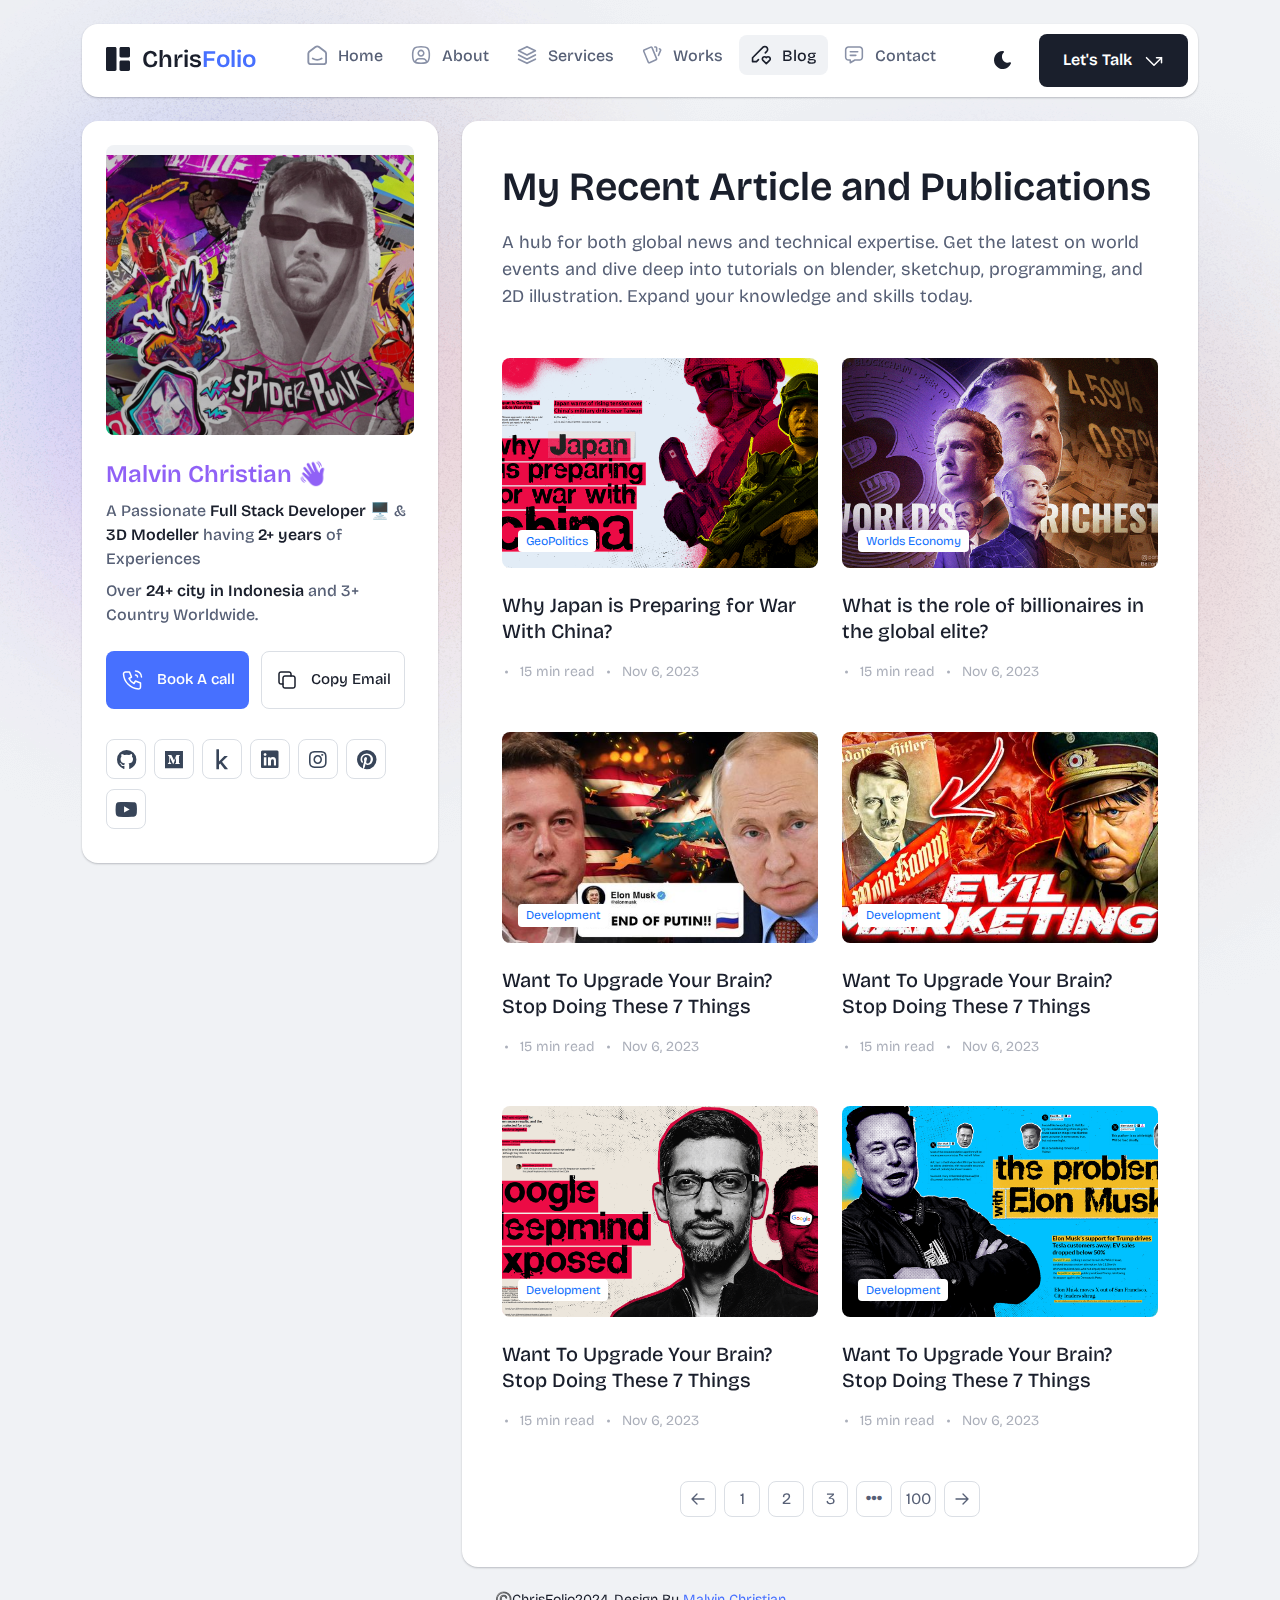
<file: blog.html>
<!DOCTYPE html>
<html lang="en">

<head>
  <meta charset="UTF-8">
  <meta http-equiv="X-UA-Compatible" content="IE=edge">
  <title>Chrisfolio - Malvin Christian Personal Portofolio</title>
  <meta name="description" content="Bentofolio - Bootstrap Personal Portfolio Template">
  <meta name="viewport" content="width=device-width, initial-scale=1">

  <link rel="shortcut icon" type="image/x-icon" href="logo/favicon.svg">
  <!-- Place favicon.ico in the root directory -->

  <!-- CSS here -->
  <link rel="stylesheet" href="assets2/css/bootstrap.min.css">
  <link rel="stylesheet" href="assets2/fontawsome/css/all.min.css">
  <link rel="stylesheet" href="assets2/fontawsome/css/fontawesome.min.css">
  <link rel="stylesheet" href="assets2/css/slick.css">
  <link rel="stylesheet" href="assets2/css/magnific-popup.css">
  <link rel="stylesheet" href="assets2/css/style.css">
  <link rel="stylesheet" href="assets2/css/responsive.css">
</head>

<body>
  <div id="page-content">
    <!-- header part start -->
    <header class="header-area">
      <nav class="navbar">
        <div class="container">
          <div class="menu-container">
            <div class="logo">
              <a class="navbar-brand me-0" href="index.html">
                <svg width="24" height="24" viewBox="0 0 24 24" fill="none" xmlns="http://www.w3.org/2000/svg">
                  <path
                    d="M0 1.5C0 1.10218 0.158035 0.720644 0.43934 0.43934C0.720644 0.158035 1.10218 0 1.5 0L9 0C9.39782 0 9.77936 0.158035 10.0607 0.43934C10.342 0.720644 10.5 1.10218 10.5 1.5V22.5C10.5 22.8978 10.342 23.2794 10.0607 23.5607C9.77936 23.842 9.39782 24 9 24H1.5C1.10218 24 0.720644 23.842 0.43934 23.5607C0.158035 23.2794 0 22.8978 0 22.5V1.5ZM13.5 1.5C13.5 1.10218 13.658 0.720644 13.9393 0.43934C14.2206 0.158035 14.6022 0 15 0L22.5 0C22.8978 0 23.2794 0.158035 23.5607 0.43934C23.842 0.720644 24 1.10218 24 1.5V9C24 9.39782 23.842 9.77936 23.5607 10.0607C23.2794 10.342 22.8978 10.5 22.5 10.5H15C14.6022 10.5 14.2206 10.342 13.9393 10.0607C13.658 9.77936 13.5 9.39782 13.5 9V1.5ZM13.5 15C13.5 14.6022 13.658 14.2206 13.9393 13.9393C14.2206 13.658 14.6022 13.5 15 13.5H22.5C22.8978 13.5 23.2794 13.658 23.5607 13.9393C23.842 14.2206 24 14.6022 24 15V22.5C24 22.8978 23.842 23.2794 23.5607 23.5607C23.2794 23.842 22.8978 24 22.5 24H15C14.6022 24 14.2206 23.842 13.9393 23.5607C13.658 23.2794 13.5 22.8978 13.5 22.5V15Z"
                    class="logo-icon" />
                </svg>
                <span>Chris<span class="primary">Folio</span></span>
              </a>
            </div>
            <div class="navbar-main d-flex flex-grow-1">
              <div class="logo inner-logo d-block d-xl-none">
                <a class="navbar-brand me-0" href="index.html">
                  <svg width="24" height="24" viewBox="0 0 24 24" fill="none" xmlns="http://www.w3.org/2000/svg">
                    <path
                      d="M0 1.5C0 1.10218 0.158035 0.720644 0.43934 0.43934C0.720644 0.158035 1.10218 0 1.5 0L9 0C9.39782 0 9.77936 0.158035 10.0607 0.43934C10.342 0.720644 10.5 1.10218 10.5 1.5V22.5C10.5 22.8978 10.342 23.2794 10.0607 23.5607C9.77936 23.842 9.39782 24 9 24H1.5C1.10218 24 0.720644 23.842 0.43934 23.5607C0.158035 23.2794 0 22.8978 0 22.5V1.5ZM13.5 1.5C13.5 1.10218 13.658 0.720644 13.9393 0.43934C14.2206 0.158035 14.6022 0 15 0L22.5 0C22.8978 0 23.2794 0.158035 23.5607 0.43934C23.842 0.720644 24 1.10218 24 1.5V9C24 9.39782 23.842 9.77936 23.5607 10.0607C23.2794 10.342 22.8978 10.5 22.5 10.5H15C14.6022 10.5 14.2206 10.342 13.9393 10.0607C13.658 9.77936 13.5 9.39782 13.5 9V1.5ZM13.5 15C13.5 14.6022 13.658 14.2206 13.9393 13.9393C14.2206 13.658 14.6022 13.5 15 13.5H22.5C22.8978 13.5 23.2794 13.658 23.5607 13.9393C23.842 14.2206 24 14.6022 24 15V22.5C24 22.8978 23.842 23.2794 23.5607 23.5607C23.2794 23.842 22.8978 24 22.5 24H15C14.6022 24 14.2206 23.842 13.9393 23.5607C13.658 23.2794 13.5 22.8978 13.5 22.5V15Z"
                      class="logo-icon" />
                  </svg>
                  <span>Chris<span class="primary">Folio</span></span>
                </a>
              </div>
              <ul class="navbar-info mx-auto">
                <li class="nav-item">
                  <a class="nav-link" aria-current="page" href="index.html">
                    <svg class="nav-icon" viewBox="0 0 15 15" fill="none" xmlns="http://www.w3.org/2000/svg">
                      <path
                        d="M13.475 4.92481L9.03083 1.46814C8.64082 1.16473 8.1608 1 7.66667 1C7.17254 1 6.69251 1.16473 6.3025 1.46814L1.8575 4.92481C1.59037 5.13254 1.37424 5.39858 1.22563 5.7026C1.07701 6.00662 0.99984 6.34058 1 6.67897V12.679C1 13.121 1.17559 13.5449 1.48816 13.8575C1.80072 14.17 2.22464 14.3456 2.66667 14.3456H12.6667C13.1087 14.3456 13.5326 14.17 13.8452 13.8575C14.1577 13.5449 14.3333 13.121 14.3333 12.679V6.67897C14.3333 5.99314 14.0167 5.34564 13.475 4.92481Z"
                        stroke-width="1.4" stroke-linecap="round" stroke-linejoin="round" />
                      <path d="M10.9753 10.1665C9.13359 11.2773 6.14859 11.2773 4.30859 10.1665" stroke-width="1.4"
                        stroke-linecap="round" stroke-linejoin="round" />
                    </svg>

                    <span>Home</span>
                  </a>
                </li>
                <li class="nav-item">
                  <a class="nav-link" href="about.html">
                    <svg class="nav-icon" viewBox="0 0 18 18" fill="none" xmlns="http://www.w3.org/2000/svg">
                      <path
                        d="M9 9.8335C9.66304 9.8335 10.2989 9.5701 10.7678 9.10126C11.2366 8.63242 11.5 7.99654 11.5 7.3335C11.5 6.67045 11.2366 6.03457 10.7678 5.56573C10.2989 5.09689 9.66304 4.8335 9 4.8335C8.33696 4.8335 7.70107 5.09689 7.23223 5.56573C6.76339 6.03457 6.5 6.67045 6.5 7.3335C6.5 7.99654 6.76339 8.63242 7.23223 9.10126C7.70107 9.5701 8.33696 9.8335 9 9.8335Z"
                        stroke-width="1.4" stroke-linecap="round" stroke-linejoin="round" />
                      <path
                        d="M9 1.5C15 1.5 16.5 3 16.5 9C16.5 15 15 16.5 9 16.5C3 16.5 1.5 15 1.5 9C1.5 3 3 1.5 9 1.5Z"
                        stroke-width="1.4" stroke-linecap="round" stroke-linejoin="round" />
                      <path
                        d="M4 15.7085V15.6668C4 14.7828 4.35119 13.9349 4.97631 13.3098C5.60143 12.6847 6.44928 12.3335 7.33333 12.3335H10.6667C11.5507 12.3335 12.3986 12.6847 13.0237 13.3098C13.6488 13.9349 14 14.7828 14 15.6668V15.7085"
                        stroke-width="1.4" stroke-linecap="round" stroke-linejoin="round" />
                    </svg>
                    About
                  </a>
                </li>
                <li class="nav-item">
                  <a class="nav-link" href="services.html">
                    <svg class="nav-icon" viewBox="0 0 16 16" fill="none" xmlns="http://www.w3.org/2000/svg">
                      <path d="M7.99967 1.3335L1.33301 4.66683L7.99967 8.00016L14.6663 4.66683L7.99967 1.3335Z"
                        stroke-width="1.4" stroke-linecap="round" stroke-linejoin="round" />
                      <path d="M1.33301 8L7.99967 11.3333L14.6663 8" stroke-width="1.4" stroke-linecap="round"
                        stroke-linejoin="round" />
                      <path d="M1.33301 11.3335L7.99967 14.6668L14.6663 11.3335" stroke-width="1.4"
                        stroke-linecap="round" stroke-linejoin="round" />
                    </svg>
                    Services
                  </a>
                </li>
                <li class="nav-item">
                  <a class="nav-link" href="portfolio.html">
                    <svg class="nav-icon" viewBox="0 0 18 17" fill="none" xmlns="http://www.w3.org/2000/svg">
                      <path
                        d="M2.00326 3.99733L7.95159 1.40649C8.04974 1.36442 8.15533 1.34243 8.26212 1.34181C8.3689 1.34119 8.47473 1.36196 8.57337 1.40289C8.67201 1.44382 8.76145 1.50408 8.83642 1.58013C8.9114 1.65617 8.97039 1.74646 9.00992 1.84566L13.1133 11.764C13.1985 11.9651 13.2014 12.1917 13.1213 12.3949C13.0412 12.5982 12.8845 12.7618 12.6849 12.8507L6.73742 15.4415C6.63922 15.4837 6.53356 15.5058 6.42668 15.5065C6.3198 15.5072 6.21387 15.4864 6.11514 15.4455C6.0164 15.4046 5.92688 15.3442 5.85184 15.2681C5.7768 15.192 5.71778 15.1016 5.67826 15.0023L1.57492 5.08316C1.48963 4.88204 1.48673 4.65546 1.56684 4.45222C1.64696 4.24898 1.80367 4.08616 2.00326 3.99733Z"
                        stroke-width="1.4" stroke-linecap="round" stroke-linejoin="round" />
                      <path
                        d="M11.5 1.3335H12.3333C12.5543 1.3335 12.7663 1.42129 12.9226 1.57757C13.0789 1.73385 13.1667 1.94582 13.1667 2.16683V5.0835"
                        stroke-width="1.4" stroke-linecap="round" stroke-linejoin="round" />
                      <path
                        d="M15.6663 3C15.8863 3.09333 16.0997 3.18083 16.3063 3.2625C16.5098 3.34882 16.6706 3.51241 16.7534 3.71729C16.8362 3.92217 16.8343 4.15155 16.748 4.355L14.833 8.83334"
                        stroke-width="1.4" stroke-linecap="round" stroke-linejoin="round" />
                    </svg>
                    Works
                  </a>
                </li>
                <li class="nav-item">
                  <a class="nav-link active" href="blog.html">
                    <svg class="nav-icon" viewBox="0 0 17 16" fill="none" xmlns="http://www.w3.org/2000/svg">
                      <path
                        d="M12.1663 6.16676L13.4163 4.91676C13.6352 4.69789 13.8088 4.43805 13.9273 4.15208C14.0457 3.86612 14.1067 3.55962 14.1067 3.25009C14.1067 2.94056 14.0457 2.63406 13.9273 2.3481C13.8088 2.06213 13.6352 1.80229 13.4163 1.58342C13.1975 1.36455 12.9376 1.19094 12.6517 1.07248C12.3657 0.954033 12.0592 0.893066 11.7497 0.893066C11.4401 0.893066 11.1336 0.954033 10.8477 1.07248C10.5617 1.19094 10.3019 1.36455 10.083 1.58342L1.33301 10.3334V13.6668H4.66634L6.33301 12.0001"
                        stroke-width="1.4" stroke-linecap="round" stroke-linejoin="round" />
                      <path
                        d="M13.0004 15.3335L15.7921 12.5968C15.9633 12.4307 16.0995 12.232 16.1926 12.0124C16.2857 11.7927 16.3339 11.5567 16.3343 11.3181C16.3347 11.0796 16.2873 10.8434 16.1948 10.6235C16.1024 10.4035 15.9669 10.2044 15.7963 10.0377C15.448 9.69712 14.9806 9.50602 14.4935 9.50509C14.0065 9.50415 13.5383 9.69346 13.1888 10.0327L13.0021 10.216L12.8163 10.0327C12.4681 9.69237 12.0008 9.50143 11.5139 9.50049C11.0271 9.49956 10.5591 9.68871 10.2096 10.0277C10.0383 10.1937 9.9021 10.3924 9.80891 10.612C9.71572 10.8316 9.66746 11.0677 9.667 11.3062C9.66653 11.5447 9.71386 11.781 9.80619 12.0009C9.89853 12.2209 10.034 12.4201 10.2046 12.5868L13.0004 15.3335Z"
                        stroke-width="1.4" stroke-linecap="round" stroke-linejoin="round" />
                    </svg>
                    Blog
                  </a>
                </li>
              </li>
                <li class="nav-item">
                  <a class="nav-link" href="contact.html">
                    <svg class="nav-icon" viewBox="0 0 18 17" fill="none" xmlns="http://www.w3.org/2000/svg">
                      <path d="M5.66699 5.5H12.3337" stroke-width="1.4" stroke-linecap="round"
                        stroke-linejoin="round" />
                      <path d="M5.66699 8.8335H10.667" stroke-width="1.4" stroke-linecap="round"
                        stroke-linejoin="round" />
                      <path
                        d="M14 1.3335C14.663 1.3335 15.2989 1.59689 15.7678 2.06573C16.2366 2.53457 16.5 3.17045 16.5 3.8335V10.5002C16.5 11.1632 16.2366 11.7991 15.7678 12.2679C15.2989 12.7368 14.663 13.0002 14 13.0002H9.83333L5.66667 15.5002V13.0002H4C3.33696 13.0002 2.70107 12.7368 2.23223 12.2679C1.76339 11.7991 1.5 11.1632 1.5 10.5002V3.8335C1.5 3.17045 1.76339 2.53457 2.23223 2.06573C2.70107 1.59689 3.33696 1.3335 4 1.3335H14Z"
                        stroke-width="1.4" stroke-linecap="round" stroke-linejoin="round" />
                    </svg>
                    Contact
                  </a>
                </li>
              </ul>
              <div class="header-right-info d-flex align-items-center">
                <button class="theme-control-btn">
                  <span class="dark">
                    <svg width="24" height="24" viewBox="0 0 24 24" fill="none" xmlns="http://www.w3.org/2000/svg">
                      <path
                        d="M11.8005 3C10.207 3.0003 8.64356 3.44286 7.27683 4.28049C5.91011 5.11811 4.79139 6.31937 4.04002 7.75612C3.28865 9.19288 2.93281 10.8112 3.01046 12.4386C3.08811 14.0659 3.59633 15.6411 4.48091 16.9963C5.3655 18.3514 6.59326 19.4356 8.03324 20.1333C9.47322 20.8309 11.0714 21.1157 12.6573 20.9574C14.2432 20.7991 15.7573 20.2036 17.0381 19.2344C18.319 18.2652 19.3185 16.9587 19.9301 15.4542C20.2302 14.7162 19.5111 13.9746 18.7875 14.2752C17.5475 14.7888 16.1706 14.8418 14.8963 14.425C13.622 14.0082 12.5308 13.1479 11.8126 11.9937C11.0943 10.8396 10.7943 9.4645 10.9648 8.10764C11.1353 6.75077 11.7655 5.49792 12.7458 4.5669L12.8136 4.4949C13.2986 3.9279 12.913 3.0072 12.1464 3.0072H11.9122L11.8524 3.0018L11.7996 3H11.8005Z"
                        fill="#1A1F2C" />
                    </svg>
                    <small class="theme-text d-block d-xl-none">Change appearance</small>
                  </span>
                  <span class="light">
                    <svg width="24" height="24" viewBox="0 0 24 24" fill="none" xmlns="http://www.w3.org/2000/svg">
                      <path
                        d="M12 19C12.2449 19 12.4813 19.09 12.6644 19.2527C12.8474 19.4155 12.9643 19.6397 12.993 19.883L13 20V21C12.9997 21.2549 12.9021 21.5 12.7272 21.6854C12.5522 21.8707 12.313 21.9822 12.0586 21.9972C11.8042 22.0121 11.5536 21.9293 11.3582 21.7657C11.1627 21.6021 11.0371 21.3701 11.007 21.117L11 21V20C11 19.7348 11.1054 19.4804 11.2929 19.2929C11.4804 19.1054 11.7348 19 12 19Z"
                        fill="#FD7E41" />
                      <path
                        d="M18.3127 16.9099L18.4067 16.9929L19.1067 17.6929C19.2861 17.8729 19.3902 18.1144 19.398 18.3683C19.4057 18.6223 19.3165 18.8697 19.1485 19.0602C18.9804 19.2508 18.7462 19.3702 18.4933 19.3943C18.2403 19.4184 17.9877 19.3454 17.7867 19.1899L17.6927 19.1069L16.9927 18.4069C16.8202 18.2347 16.7165 18.0053 16.7012 17.7619C16.6859 17.5186 16.76 17.278 16.9097 17.0855C17.0593 16.893 17.2741 16.7618 17.5137 16.7166C17.7533 16.6713 18.0012 16.7152 18.2107 16.8399L18.3127 16.9099Z"
                        fill="#FD7E41" />
                      <path
                        d="M7.00747 16.993C7.17965 17.1652 7.28308 17.3943 7.29836 17.6373C7.31364 17.8803 7.23972 18.1206 7.09047 18.313L7.00747 18.407L6.30747 19.107C6.12751 19.2863 5.88604 19.3905 5.63209 19.3982C5.37814 19.406 5.13076 19.3168 4.94019 19.1487C4.74963 18.9807 4.63017 18.7464 4.60607 18.4935C4.58198 18.2406 4.65506 17.988 4.81047 17.787L4.89347 17.693L5.59347 16.993C5.781 16.8055 6.03531 16.7002 6.30047 16.7002C6.56563 16.7002 6.81994 16.8055 7.00747 16.993Z"
                        fill="#FD7E41" />
                      <path
                        d="M3.99987 11C4.25475 11.0003 4.4999 11.0979 4.68524 11.2728C4.87057 11.4478 4.9821 11.687 4.99704 11.9414C5.01198 12.1958 4.92919 12.4464 4.7656 12.6418C4.60201 12.8373 4.36996 12.9629 4.11687 12.993L3.99987 13H2.99987C2.74499 12.9997 2.49984 12.9021 2.3145 12.7272C2.12916 12.5522 2.01763 12.313 2.0027 12.0586C1.98776 11.8042 2.07054 11.5536 2.23413 11.3582C2.39772 11.1627 2.62977 11.0371 2.88287 11.007L2.99987 11H3.99987Z"
                        fill="#FD7E41" />
                      <path
                        d="M20.9999 11C21.2547 11.0003 21.4999 11.0979 21.6852 11.2728C21.8706 11.4478 21.9821 11.687 21.997 11.9414C22.012 12.1958 21.9292 12.4464 21.7656 12.6418C21.602 12.8373 21.37 12.9629 21.1169 12.993L20.9999 13H19.9999C19.745 12.9997 19.4998 12.9021 19.3145 12.7272C19.1292 12.5522 19.0176 12.313 19.0027 12.0586C18.9878 11.8042 19.0705 11.5536 19.2341 11.3582C19.3977 11.1627 19.6298 11.0371 19.8829 11.007L19.9999 11H20.9999Z"
                        fill="#FD7E41" />
                      <path
                        d="M6.21264 4.80985L6.30664 4.89285L7.00664 5.59285C7.18599 5.77281 7.29011 6.01429 7.29787 6.26824C7.30562 6.52219 7.21642 6.76957 7.04839 6.96013C6.88036 7.1507 6.64609 7.27016 6.39316 7.29425C6.14024 7.31834 5.88763 7.24526 5.68664 7.08985L5.59264 7.00685L4.89264 6.30685C4.72073 6.13453 4.61757 5.90543 4.6025 5.66248C4.58744 5.41954 4.6615 5.17945 4.8108 4.98721C4.9601 4.79497 5.1744 4.66378 5.41351 4.61824C5.65262 4.57271 5.90013 4.61594 6.10964 4.73985L6.21264 4.80985Z"
                        fill="#FD7E41" />
                      <path
                        d="M19.1071 4.89288C19.2793 5.06508 19.3827 5.29418 19.398 5.5372C19.4132 5.78023 19.3393 6.02048 19.1901 6.21288L19.1071 6.30688L18.4071 7.00688C18.2271 7.18623 17.9856 7.29036 17.7317 7.29811C17.4777 7.30587 17.2304 7.21667 17.0398 7.04864C16.8492 6.8806 16.7298 6.64633 16.7057 6.39341C16.6816 6.14049 16.7547 5.88788 16.9101 5.68688L16.9931 5.59288L17.6931 4.89288C17.8806 4.70541 18.1349 4.6001 18.4001 4.6001C18.6652 4.6001 18.9196 4.70541 19.1071 4.89288Z"
                        fill="#FD7E41" />
                      <path
                        d="M12 2C12.2449 2.00003 12.4813 2.08996 12.6644 2.25272C12.8474 2.41547 12.9643 2.63975 12.993 2.883L13 3V4C12.9997 4.25488 12.9021 4.50003 12.7272 4.68537C12.5522 4.8707 12.313 4.98223 12.0586 4.99717C11.8042 5.01211 11.5536 4.92933 11.3582 4.76573C11.1627 4.60214 11.0371 4.3701 11.007 4.117L11 4V3C11 2.73478 11.1054 2.48043 11.2929 2.29289C11.4804 2.10536 11.7348 2 12 2Z"
                        fill="#FD7E41" />
                      <path
                        d="M12 7C12.9797 6.99994 13.9378 7.28769 14.7553 7.8275C15.5729 8.36731 16.2138 9.1354 16.5986 10.0364C16.9833 10.9373 17.0949 11.9315 16.9195 12.8953C16.7441 13.8592 16.2893 14.7502 15.6118 15.4579C14.9343 16.1655 14.0638 16.6585 13.1085 16.8756C12.1532 17.0928 11.1552 17.0245 10.2383 16.6793C9.3215 16.334 8.52629 15.7271 7.95146 14.9338C7.37663 14.1405 7.04752 13.1958 7.005 12.217L7 12L7.005 11.783C7.06092 10.4958 7.61161 9.27978 8.54222 8.38866C9.47284 7.49754 10.7115 7.00007 12 7Z"
                        fill="#FD7E41" />
                    </svg>
                    <small class="theme-text d-block d-xl-none">Change appearance</small>
                  </span>
                </button>
                <a href="contact.html" class="lets-talk-btn">
                  Let's Talk
                  <svg class="icon" width="20" height="20" viewBox="0 0 20 20" fill="none"
                    xmlns="http://www.w3.org/2000/svg">
                    <path d="M17.5 11.6665V6.6665H12.5" stroke="white" stroke-width="1.5" stroke-linecap="round"
                      stroke-linejoin="round" />
                    <path d="M17.5 6.6665L10 14.1665L2.5 6.6665" stroke="white" stroke-width="1.5"
                      stroke-linecap="round" stroke-linejoin="round" />
                  </svg>
                </a>
              </div>
            </div>
            <div class="mobile-menu-overlay d-block d-lg-none"></div>
            <div class="mobile-menu-control-bar d-block d-xl-none">
              <button class="mobile-menu-control-bar">
                <i class="fas fa-bars"></i>
              </button>
            </div>
          </div>
        </div>
      </nav>
    </header>
    <!-- header part end -->

    <!-- main area part start -->
    <main>

      <section class="content-box-area mt-4">
        <div class="container">
          <div class="row g-4">
            <div class="col-xl-4">
              <div class="card profile-card">
                <div class="card-body">
                  <div class="image text-center">
                    <img src="assets/img/pfl/profile.png" alt="profile">
                  </div>
                  <div class="text">
                    <h3 class="card-title">Malvin Christian 👋</h3>
                    <p>A Passionate <span>Full Stack Developer</span> 🖥️ & <span>3D Modeller</span> having <span>2+ years</span> of Experiences</p>
                    <p>Over <span>24+ city in Indonesia</span> and 3+ Country Worldwide.</p>
                    <div class="common-button-groups">
                      <a class="btn btn-call" href="blog.html#">
                        <svg class="icon" width="25" height="24" viewBox="0 0 25 24" fill="none"
                          xmlns="http://www.w3.org/2000/svg">
                          <path
                            d="M5.5 4H9.5L11.5 9L9 10.5C10.071 12.6715 11.8285 14.429 14 15.5L15.5 13L20.5 15V19C20.5 19.5304 20.2893 20.0391 19.9142 20.4142C19.5391 20.7893 19.0304 21 18.5 21C14.5993 20.763 10.9202 19.1065 8.15683 16.3432C5.3935 13.5798 3.73705 9.90074 3.5 6C3.5 5.46957 3.71071 4.96086 4.08579 4.58579C4.46086 4.21071 4.96957 4 5.5 4Z"
                            stroke="white" stroke-width="1.5" stroke-linecap="round" stroke-linejoin="round" />
                          <path
                            d="M15.5 7C16.0304 7 16.5391 7.21071 16.9142 7.58579C17.2893 7.96086 17.5 8.46957 17.5 9"
                            stroke="white" stroke-width="1.5" stroke-linecap="round" stroke-linejoin="round" />
                          <path d="M15.5 3C17.0913 3 18.6174 3.63214 19.7426 4.75736C20.8679 5.88258 21.5 7.4087 21.5 9"
                            stroke="white" stroke-width="1.5" stroke-linecap="round" stroke-linejoin="round" />
                        </svg>
                        Book A call
                      </a>
                      <button class="btn btn-copy" data-clipboard-text="example@example.com">
                        <svg class="icon" width="24" height="24" viewBox="0 0 24 24" fill="none"
                          xmlns="http://www.w3.org/2000/svg">
                          <path
                            d="M8 10C8 9.46957 8.21071 8.96086 8.58579 8.58579C8.96086 8.21071 9.46957 8 10 8H18C18.5304 8 19.0391 8.21071 19.4142 8.58579C19.7893 8.96086 20 9.46957 20 10V18C20 18.5304 19.7893 19.0391 19.4142 19.4142C19.0391 19.7893 18.5304 20 18 20H10C9.46957 20 8.96086 19.7893 8.58579 19.4142C8.21071 19.0391 8 18.5304 8 18V10Z"
                            stroke-width="1.5" stroke-linecap="round" stroke-linejoin="round" />
                          <path
                            d="M16 8V6C16 5.46957 15.7893 4.96086 15.4142 4.58579C15.0391 4.21071 14.5304 4 14 4H6C5.46957 4 4.96086 4.21071 4.58579 4.58579C4.21071 4.96086 4 5.46957 4 6V14C4 14.5304 4.21071 15.0391 4.58579 15.4142C4.96086 15.7893 5.46957 16 6 16H8"
                            stroke-width="1.5" stroke-linecap="round" stroke-linejoin="round" />
                        </svg>
                        Copy Email
                      </button>
                    </div>
                    <div class="social-media-icon">
                      <ul class="list-unstyled">
                        <li><a href="https://github.com/vinnchris"><i class="fab fa-github"></i></a></li>
                        <li><a href="https://medium.com/@vinnchris09"><i class="fab fa-medium"></i></a></li>
                        <li><a href="https://www.kaggle.com/malvinchristian"><i class="fab fa-kaggle"></i></a></li>
                        <li><a href="https://linkedin.com/in/christian-malvin"><i class="fab fa-linkedin"></i></a></li>
                        <li><a href="https://www.instagram.com/vinnchris_"><i class="fab fa-instagram"></i></a></li>
                        <li><a href="https://pin.it/72yiONZ0r"><i class="fab fa-pinterest"></i></a></li>
                        <li><a href="https://youtube.com/@malvinchristian?si=GptBdq7LBtSVuRoG"><i class="fab fa-youtube"></i></a></li>
                      </ul>
                    </div>
                  </div>
                </div>
              </div>
            </div>
            <div class="col-xl-8">
              <div class="card content-box-card">
                <div class="card-body portfolio-card">
                  <div class="top-info">
                    <div class="text">
                      <h1 class="main-title">My Recent Article and Publications</h1>
                      <p>A hub for both global news and technical expertise. Get the latest on world events and dive deep into tutorials on blender, sketchup, programming, and 2D illustration. Expand your knowledge and skills today.
                      </p>
                    </div>
                  </div>
                  <div class="article-publications article-area">
                    <div class="article-publications-main">
                      <div class="row">
                        <div class="col-xl-6 col-lg-4 col-md-6">
                          <div class="article-publications-item">
                            <div class="image">
                              <a href="article.html" class="d-block w-100">
                                <img src="blog/8.png" alt="9" class="img-fluid w-100">
                              </a>
                              <a href="article.html" class="tags">GeoPolitics</a>
                            </div>
                            <div class="text">
                              <a href="article.html" class="title">Why Japan is Preparing for War With China?</a>
                              <ul class="list-unstyled">
                                <li>15 min read</li>
                                <li>Nov 6, 2023</li>
                              </ul>
                            </div>
                          </div>
                        </div>
                        <div class="col-xl-6 col-lg-4 col-md-6">
                          <div class="article-publications-item">
                            <div class="image">
                              <a href="article.html" class="d-block w-100">
                                <img src="blog/2.png" alt="6" class="img-fluid w-100">
                              </a>
                              <a href="article.html" class="tags">Worlds Economy</a>
                            </div>
                            <div class="text">
                              <a href="article.html" class="title">What is the role of billionaires in the global elite?
                              </a>
                              <ul class="list-unstyled">
                                <li>15 min read</li>
                                <li>Nov 6, 2023</li>
                              </ul>
                            </div>
                          </div>
                        </div>
                        <div class="col-xl-6 col-lg-4 col-md-6">
                          <div class="article-publications-item">
                            <div class="image">
                              <a href="article.html" class="d-block w-100">
                                <img src="blog/3.jpg" alt="8" class="img-fluid w-100">
                              </a>
                              <a href="article.html" class="tags">Development</a>
                            </div>
                            <div class="text">
                              <a href="article.html" class="title">Want To Upgrade Your Brain? Stop Doing These 7
                                Things</a>
                              <ul class="list-unstyled">
                                <li>15 min read</li>
                                <li>Nov 6, 2023</li>
                              </ul>
                            </div>
                          </div>
                        </div>
                        <div class="col-xl-6 col-lg-4 col-md-6">
                          <div class="article-publications-item">
                            <div class="image">
                              <a href="article.html" class="d-block w-100">
                                <img src="blog/4.jpg" alt="2" class="img-fluid w-100">
                              </a>
                              <a href="article.html" class="tags">Development</a>
                            </div>
                            <div class="text">
                              <a href="article.html" class="title">Want To Upgrade Your Brain? Stop Doing These 7
                                Things</a>
                              <ul class="list-unstyled">
                                <li>15 min read</li>
                                <li>Nov 6, 2023</li>
                              </ul>
                            </div>
                          </div>
                        </div>
                        <div class="col-xl-6 col-lg-4 col-md-6">
                          <div class="article-publications-item">
                            <div class="image">
                              <a href="article.html" class="d-block w-100">
                                <img src="blog/6.png" alt="7" class="img-fluid w-100">
                              </a>
                              <a href="article.html" class="tags">Development</a>
                            </div>
                            <div class="text">
                              <a href="article.html" class="title">Want To Upgrade Your Brain? Stop Doing These 7
                                Things</a>
                              <ul class="list-unstyled">
                                <li>15 min read</li>
                                <li>Nov 6, 2023</li>
                              </ul>
                            </div>
                          </div>
                        </div>
                        <div class="col-xl-6 col-lg-4 col-md-6">
                          <div class="article-publications-item">
                            <div class="image">
                              <a href="article.html" class="d-block w-100">
                                <img src="blog/7.png" alt="3" class="img-fluid w-100">
                              </a>
                              <a href="article.html" class="tags">Development</a>
                            </div>
                            <div class="text">
                              <a href="article.html" class="title">Want To Upgrade Your Brain? Stop Doing These 7
                                Things</a>
                              <ul class="list-unstyled">
                                <li>15 min read</li>
                                <li>Nov 6, 2023</li>
                              </ul>
                            </div>
                          </div>
                        </div>
                      </div>
                    </div>
                  </div>
                  <div class="pagination">
                    <ul class="list-unstyled">
                      <li class="prev">
                        <button>
                          <svg class="icon" xmlns="http://www.w3.org/2000/svg" fill="none" viewBox="0 0 24 24"
                            stroke-width="2" stroke="currentColor">
                            <path stroke-linecap="round" stroke-linejoin="round"
                              d="M10.5 19.5 3 12m0 0 7.5-7.5M3 12h18">
                            </path>
                          </svg>
                        </button>
                      </li>
                      <li><button>1</button></li>
                      <li><button>2</button></li>
                      <li><button>3</button></li>
                      <li>
                        <button class="next-page-btn">
                          <span class="dots"><i class="fas fa-ellipsis-h"></i></span>
                          <span class="next-page">
                            <svg class="icon icon-arrow-right" xmlns="http://www.w3.org/2000/svg" width="24" height="24"
                              viewBox="0 0 24 24" fill="none" stroke="currentColor" stroke-width="2"
                              stroke-linecap="round" stroke-linejoin="round">
                              <path d="m6 17 5-5-5-5"></path>
                              <path d="m13 17 5-5-5-5"></path>
                            </svg>
                          </span>
                          <span class="next-page-number">Next 4 pages</span>
                        </button>
                      </li>
                      <li><button>100</button></li>
                      <li class="next">
                        <button>
                          <svg class="icon" xmlns="http://www.w3.org/2000/svg" fill="none" viewBox="0 0 24 24"
                            stroke-width="2" stroke="currentColor">
                            <path stroke-linecap="round" stroke-linejoin="round"
                              d="M13.5 4.5 21 12m0 0-7.5 7.5M21 12H3">
                            </path>
                          </svg>
                        </button>
                      </li>
                    </ul>
                  </div>
                </div>
              </div>
            </div>
          </div>
        </div>
      </section>

      <!-- background shape area start -->
      <div class="background-shapes">
        <div class="shape-1 common-shape">
          <img src="assets/img/bg/banner-shape-1.png" alt="banner-shape-1">
        </div>
        <div class="shape-2 common-shape">
          <img src="assets/img/bg/banner-shape-1.png" alt="banner-shape-1">
        </div>
        <div class="threed-shape-1 move-with-cursor" data-value="1">
          <img src="assets/img/bg/object-3d-1.png" alt="object-3d-1">
        </div>
        <div class="threed-shape-2 move-with-cursor" data-value="1">
          <img src="assets/img/bg/object-3d-2.png" alt="object-3d-2">
        </div>
      </div>
      <!-- background shape area end -->
    </main>
    <!-- main area part end -->

    <!-- footer part start -->
    <footer class="footer-area">
      <div class="container">
        <div class="text text-center">
          <p>©️ChrisFolio2024, Design By <a href="https://www.instagram.com/vinnchris_">Malvin Christian</a></p>
        </div>
      </div>
    </footer>
    <!-- footer part end -->
  </div>

  <!-- JS here -->
  <script src="assets2/js/vendor/jquery-3.6.0.min.js"></script>
  <script src="assets2/js/bootstrap.bundle.min.js"></script>
  <script src="assets2/js/jquery.magnific-popup.min.js"></script>
  <script src="assets2/js/ajax-form.js"></script>
  <script src="assets2/js/clipboard.min.js"></script>
  <script src="assets2/js/slick.min.js"></script>
  <script src="assets2/js/script.js"></script>
</body>


</html>
</file>
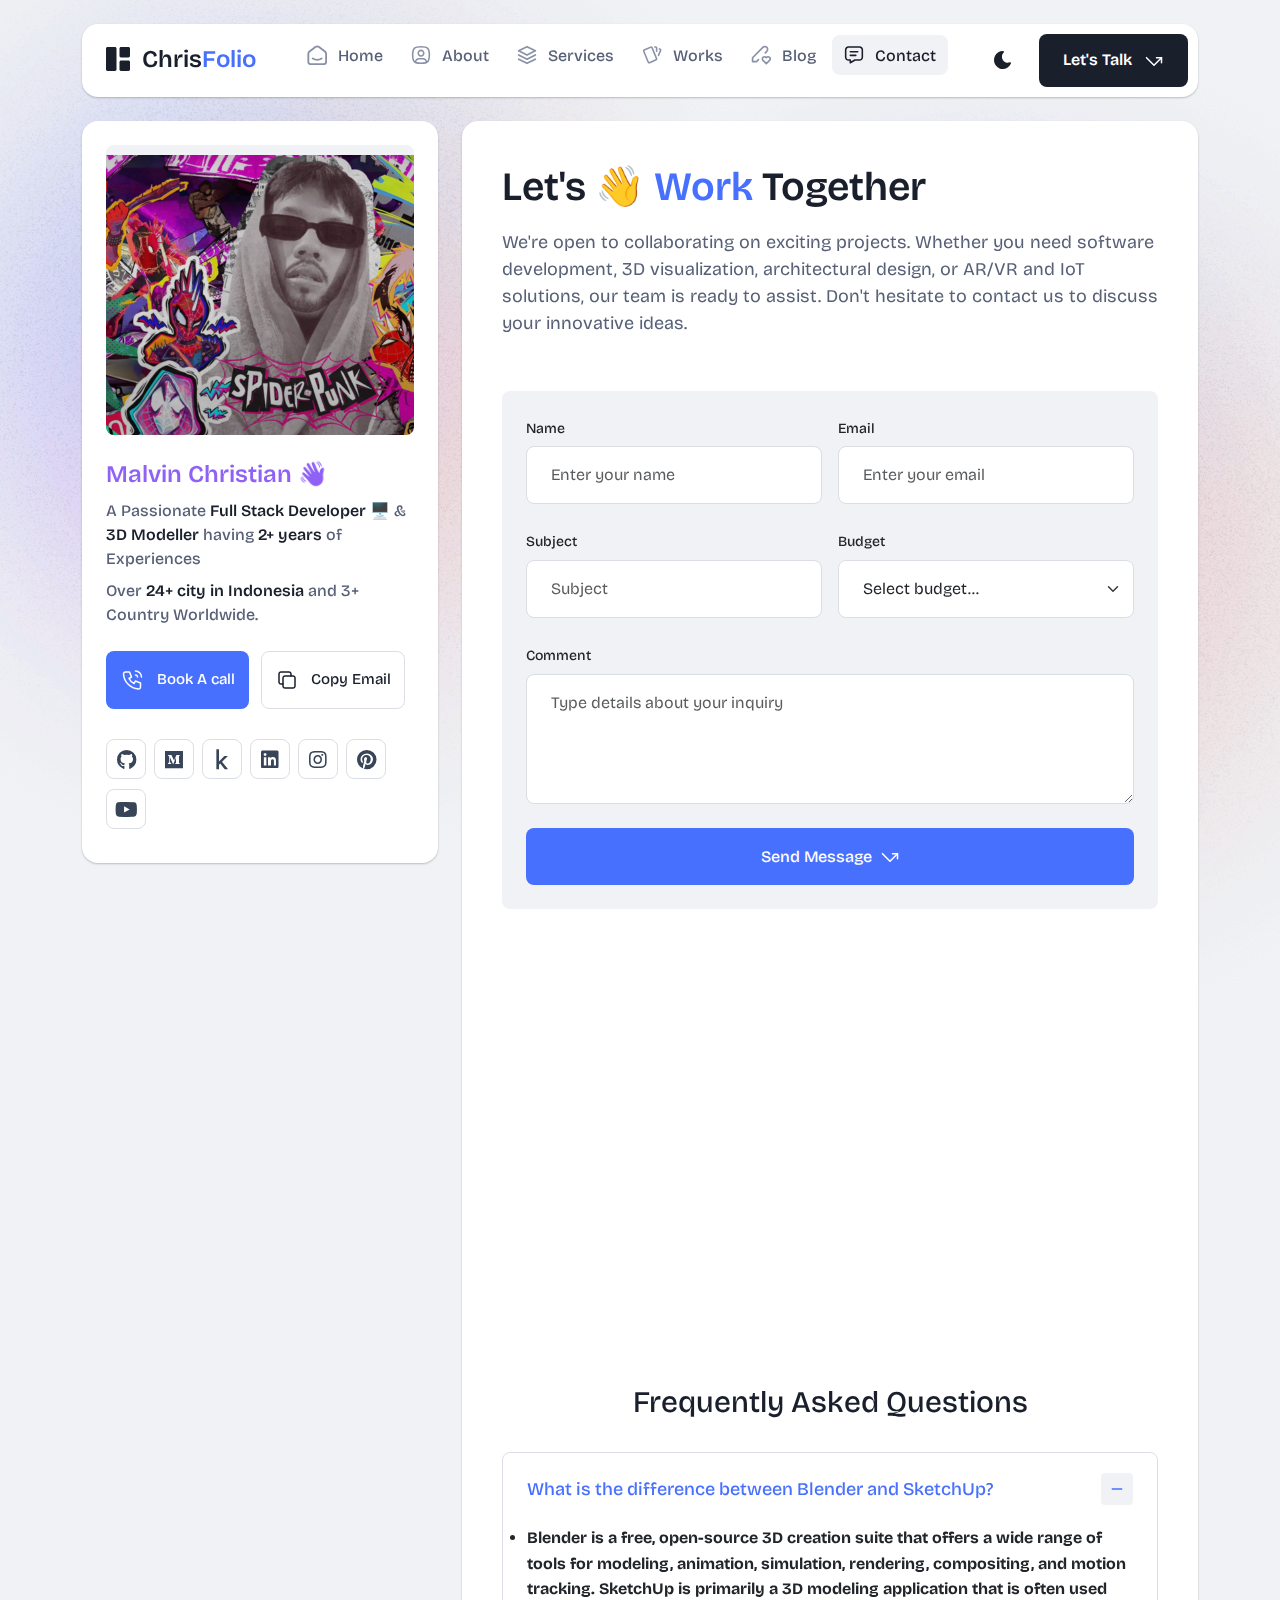
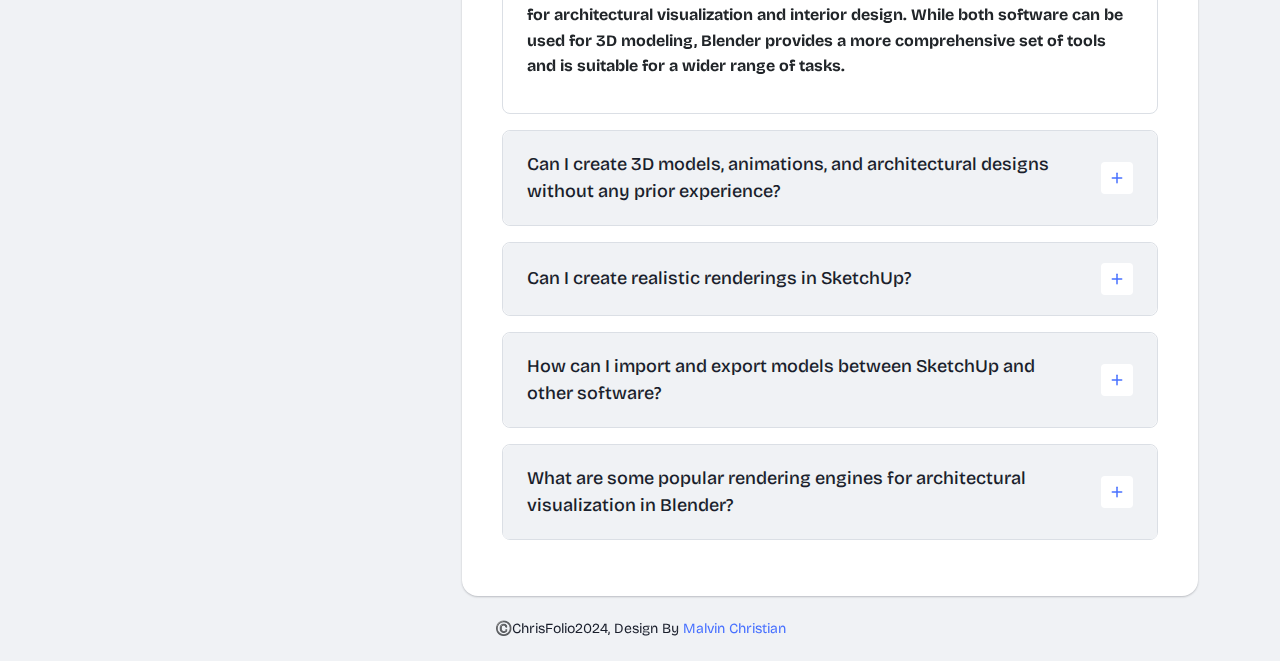
<file: contact.html>
<!DOCTYPE html>
<html lang="en">

<head>
  <meta charset="UTF-8">
  <meta http-equiv="X-UA-Compatible" content="IE=edge">
  <title>Chrisfolio - Malvin Christian Personal Portofolio</title>
  <meta name="description" content="Bentofolio - Bootstrap Personal Portfolio Template">
  <meta name="viewport" content="width=device-width, initial-scale=1">

  <link rel="shortcut icon" type="image/x-icon" href="logo/favicon.svg">
  <!-- Place favicon.ico in the root directory -->

  <!-- CSS here -->
  <link rel="stylesheet" href="assets2/css/bootstrap.min.css">
  <link rel="stylesheet" href="assets2/fontawsome/css/all.min.css">
  <link rel="stylesheet" href="assets2/fontawsome/css/fontawesome.min.css">
  <link rel="stylesheet" href="assets2/css/slick.css">
  <link rel="stylesheet" href="assets2/css/magnific-popup.css">
  <link rel="stylesheet" href="assets2/css/style.css">
  <link rel="stylesheet" href="assets2/css/responsive.css">
</head>

<body>
  <div id="page-content">
    <!-- header part start -->
    <header class="header-area">
      <nav class="navbar">
        <div class="container">
          <div class="menu-container">
            <div class="logo">
              <a class="navbar-brand me-0" href="index.html">
                <svg width="24" height="24" viewBox="0 0 24 24" fill="none" xmlns="http://www.w3.org/2000/svg">
                  <path
                    d="M0 1.5C0 1.10218 0.158035 0.720644 0.43934 0.43934C0.720644 0.158035 1.10218 0 1.5 0L9 0C9.39782 0 9.77936 0.158035 10.0607 0.43934C10.342 0.720644 10.5 1.10218 10.5 1.5V22.5C10.5 22.8978 10.342 23.2794 10.0607 23.5607C9.77936 23.842 9.39782 24 9 24H1.5C1.10218 24 0.720644 23.842 0.43934 23.5607C0.158035 23.2794 0 22.8978 0 22.5V1.5ZM13.5 1.5C13.5 1.10218 13.658 0.720644 13.9393 0.43934C14.2206 0.158035 14.6022 0 15 0L22.5 0C22.8978 0 23.2794 0.158035 23.5607 0.43934C23.842 0.720644 24 1.10218 24 1.5V9C24 9.39782 23.842 9.77936 23.5607 10.0607C23.2794 10.342 22.8978 10.5 22.5 10.5H15C14.6022 10.5 14.2206 10.342 13.9393 10.0607C13.658 9.77936 13.5 9.39782 13.5 9V1.5ZM13.5 15C13.5 14.6022 13.658 14.2206 13.9393 13.9393C14.2206 13.658 14.6022 13.5 15 13.5H22.5C22.8978 13.5 23.2794 13.658 23.5607 13.9393C23.842 14.2206 24 14.6022 24 15V22.5C24 22.8978 23.842 23.2794 23.5607 23.5607C23.2794 23.842 22.8978 24 22.5 24H15C14.6022 24 14.2206 23.842 13.9393 23.5607C13.658 23.2794 13.5 22.8978 13.5 22.5V15Z"
                    class="logo-icon" />
                </svg>
                <span>Chris<span class="primary">Folio</span></span>
              </a>
            </div>
            <div class="navbar-main d-flex flex-grow-1">
              <div class="logo inner-logo d-block d-xl-none">
                <a class="navbar-brand me-0" href="index.html">
                  <svg width="24" height="24" viewBox="0 0 24 24" fill="none" xmlns="http://www.w3.org/2000/svg">
                    <path
                      d="M0 1.5C0 1.10218 0.158035 0.720644 0.43934 0.43934C0.720644 0.158035 1.10218 0 1.5 0L9 0C9.39782 0 9.77936 0.158035 10.0607 0.43934C10.342 0.720644 10.5 1.10218 10.5 1.5V22.5C10.5 22.8978 10.342 23.2794 10.0607 23.5607C9.77936 23.842 9.39782 24 9 24H1.5C1.10218 24 0.720644 23.842 0.43934 23.5607C0.158035 23.2794 0 22.8978 0 22.5V1.5ZM13.5 1.5C13.5 1.10218 13.658 0.720644 13.9393 0.43934C14.2206 0.158035 14.6022 0 15 0L22.5 0C22.8978 0 23.2794 0.158035 23.5607 0.43934C23.842 0.720644 24 1.10218 24 1.5V9C24 9.39782 23.842 9.77936 23.5607 10.0607C23.2794 10.342 22.8978 10.5 22.5 10.5H15C14.6022 10.5 14.2206 10.342 13.9393 10.0607C13.658 9.77936 13.5 9.39782 13.5 9V1.5ZM13.5 15C13.5 14.6022 13.658 14.2206 13.9393 13.9393C14.2206 13.658 14.6022 13.5 15 13.5H22.5C22.8978 13.5 23.2794 13.658 23.5607 13.9393C23.842 14.2206 24 14.6022 24 15V22.5C24 22.8978 23.842 23.2794 23.5607 23.5607C23.2794 23.842 22.8978 24 22.5 24H15C14.6022 24 14.2206 23.842 13.9393 23.5607C13.658 23.2794 13.5 22.8978 13.5 22.5V15Z"
                      class="logo-icon" />
                  </svg>
                  <span>Chris<span class="primary">Folio</span></span>
                </a>
              </div>
              <ul class="navbar-info mx-auto">
                <li class="nav-item">
                  <a class="nav-link" aria-current="page" href="index.html">
                    <svg class="nav-icon" viewBox="0 0 15 15" fill="none" xmlns="http://www.w3.org/2000/svg">
                      <path
                        d="M13.475 4.92481L9.03083 1.46814C8.64082 1.16473 8.1608 1 7.66667 1C7.17254 1 6.69251 1.16473 6.3025 1.46814L1.8575 4.92481C1.59037 5.13254 1.37424 5.39858 1.22563 5.7026C1.07701 6.00662 0.99984 6.34058 1 6.67897V12.679C1 13.121 1.17559 13.5449 1.48816 13.8575C1.80072 14.17 2.22464 14.3456 2.66667 14.3456H12.6667C13.1087 14.3456 13.5326 14.17 13.8452 13.8575C14.1577 13.5449 14.3333 13.121 14.3333 12.679V6.67897C14.3333 5.99314 14.0167 5.34564 13.475 4.92481Z"
                        stroke-width="1.4" stroke-linecap="round" stroke-linejoin="round" />
                      <path d="M10.9753 10.1665C9.13359 11.2773 6.14859 11.2773 4.30859 10.1665" stroke-width="1.4"
                        stroke-linecap="round" stroke-linejoin="round" />
                    </svg>

                    <span>Home</span>
                  </a>
                </li>
                <li class="nav-item">
                  <a class="nav-link" href="about.html">
                    <svg class="nav-icon" viewBox="0 0 18 18" fill="none" xmlns="http://www.w3.org/2000/svg">
                      <path
                        d="M9 9.8335C9.66304 9.8335 10.2989 9.5701 10.7678 9.10126C11.2366 8.63242 11.5 7.99654 11.5 7.3335C11.5 6.67045 11.2366 6.03457 10.7678 5.56573C10.2989 5.09689 9.66304 4.8335 9 4.8335C8.33696 4.8335 7.70107 5.09689 7.23223 5.56573C6.76339 6.03457 6.5 6.67045 6.5 7.3335C6.5 7.99654 6.76339 8.63242 7.23223 9.10126C7.70107 9.5701 8.33696 9.8335 9 9.8335Z"
                        stroke-width="1.4" stroke-linecap="round" stroke-linejoin="round" />
                      <path
                        d="M9 1.5C15 1.5 16.5 3 16.5 9C16.5 15 15 16.5 9 16.5C3 16.5 1.5 15 1.5 9C1.5 3 3 1.5 9 1.5Z"
                        stroke-width="1.4" stroke-linecap="round" stroke-linejoin="round" />
                      <path
                        d="M4 15.7085V15.6668C4 14.7828 4.35119 13.9349 4.97631 13.3098C5.60143 12.6847 6.44928 12.3335 7.33333 12.3335H10.6667C11.5507 12.3335 12.3986 12.6847 13.0237 13.3098C13.6488 13.9349 14 14.7828 14 15.6668V15.7085"
                        stroke-width="1.4" stroke-linecap="round" stroke-linejoin="round" />
                    </svg>
                    About
                  </a>
                </li>
                <li class="nav-item">
                  <a class="nav-link" href="services.html">
                    <svg class="nav-icon" viewBox="0 0 16 16" fill="none" xmlns="http://www.w3.org/2000/svg">
                      <path d="M7.99967 1.3335L1.33301 4.66683L7.99967 8.00016L14.6663 4.66683L7.99967 1.3335Z"
                        stroke-width="1.4" stroke-linecap="round" stroke-linejoin="round" />
                      <path d="M1.33301 8L7.99967 11.3333L14.6663 8" stroke-width="1.4" stroke-linecap="round"
                        stroke-linejoin="round" />
                      <path d="M1.33301 11.3335L7.99967 14.6668L14.6663 11.3335" stroke-width="1.4"
                        stroke-linecap="round" stroke-linejoin="round" />
                    </svg>
                    Services
                  </a>
                </li>
                <li class="nav-item">
                  <a class="nav-link" href="portfolio.html">
                    <svg class="nav-icon" viewBox="0 0 18 17" fill="none" xmlns="http://www.w3.org/2000/svg">
                      <path
                        d="M2.00326 3.99733L7.95159 1.40649C8.04974 1.36442 8.15533 1.34243 8.26212 1.34181C8.3689 1.34119 8.47473 1.36196 8.57337 1.40289C8.67201 1.44382 8.76145 1.50408 8.83642 1.58013C8.9114 1.65617 8.97039 1.74646 9.00992 1.84566L13.1133 11.764C13.1985 11.9651 13.2014 12.1917 13.1213 12.3949C13.0412 12.5982 12.8845 12.7618 12.6849 12.8507L6.73742 15.4415C6.63922 15.4837 6.53356 15.5058 6.42668 15.5065C6.3198 15.5072 6.21387 15.4864 6.11514 15.4455C6.0164 15.4046 5.92688 15.3442 5.85184 15.2681C5.7768 15.192 5.71778 15.1016 5.67826 15.0023L1.57492 5.08316C1.48963 4.88204 1.48673 4.65546 1.56684 4.45222C1.64696 4.24898 1.80367 4.08616 2.00326 3.99733Z"
                        stroke-width="1.4" stroke-linecap="round" stroke-linejoin="round" />
                      <path
                        d="M11.5 1.3335H12.3333C12.5543 1.3335 12.7663 1.42129 12.9226 1.57757C13.0789 1.73385 13.1667 1.94582 13.1667 2.16683V5.0835"
                        stroke-width="1.4" stroke-linecap="round" stroke-linejoin="round" />
                      <path
                        d="M15.6663 3C15.8863 3.09333 16.0997 3.18083 16.3063 3.2625C16.5098 3.34882 16.6706 3.51241 16.7534 3.71729C16.8362 3.92217 16.8343 4.15155 16.748 4.355L14.833 8.83334"
                        stroke-width="1.4" stroke-linecap="round" stroke-linejoin="round" />
                    </svg>
                    Works
                  </a>
                </li>
                <li class="nav-item">
                  <a class="nav-link" href="blog.html">
                    <svg class="nav-icon" viewBox="0 0 17 16" fill="none" xmlns="http://www.w3.org/2000/svg">
                      <path
                        d="M12.1663 6.16676L13.4163 4.91676C13.6352 4.69789 13.8088 4.43805 13.9273 4.15208C14.0457 3.86612 14.1067 3.55962 14.1067 3.25009C14.1067 2.94056 14.0457 2.63406 13.9273 2.3481C13.8088 2.06213 13.6352 1.80229 13.4163 1.58342C13.1975 1.36455 12.9376 1.19094 12.6517 1.07248C12.3657 0.954033 12.0592 0.893066 11.7497 0.893066C11.4401 0.893066 11.1336 0.954033 10.8477 1.07248C10.5617 1.19094 10.3019 1.36455 10.083 1.58342L1.33301 10.3334V13.6668H4.66634L6.33301 12.0001"
                        stroke-width="1.4" stroke-linecap="round" stroke-linejoin="round" />
                      <path
                        d="M13.0004 15.3335L15.7921 12.5968C15.9633 12.4307 16.0995 12.232 16.1926 12.0124C16.2857 11.7927 16.3339 11.5567 16.3343 11.3181C16.3347 11.0796 16.2873 10.8434 16.1948 10.6235C16.1024 10.4035 15.9669 10.2044 15.7963 10.0377C15.448 9.69712 14.9806 9.50602 14.4935 9.50509C14.0065 9.50415 13.5383 9.69346 13.1888 10.0327L13.0021 10.216L12.8163 10.0327C12.4681 9.69237 12.0008 9.50143 11.5139 9.50049C11.0271 9.49956 10.5591 9.68871 10.2096 10.0277C10.0383 10.1937 9.9021 10.3924 9.80891 10.612C9.71572 10.8316 9.66746 11.0677 9.667 11.3062C9.66653 11.5447 9.71386 11.781 9.80619 12.0009C9.89853 12.2209 10.034 12.4201 10.2046 12.5868L13.0004 15.3335Z"
                        stroke-width="1.4" stroke-linecap="round" stroke-linejoin="round" />
                    </svg>
                    Blog
                  </a>
                </li>
                <li class="nav-item">
                  <a class="nav-link active" href="contact.html">
                    <svg class="nav-icon" viewBox="0 0 18 17" fill="none" xmlns="http://www.w3.org/2000/svg">
                      <path d="M5.66699 5.5H12.3337" stroke-width="1.4" stroke-linecap="round"
                        stroke-linejoin="round" />
                      <path d="M5.66699 8.8335H10.667" stroke-width="1.4" stroke-linecap="round"
                        stroke-linejoin="round" />
                      <path
                        d="M14 1.3335C14.663 1.3335 15.2989 1.59689 15.7678 2.06573C16.2366 2.53457 16.5 3.17045 16.5 3.8335V10.5002C16.5 11.1632 16.2366 11.7991 15.7678 12.2679C15.2989 12.7368 14.663 13.0002 14 13.0002H9.83333L5.66667 15.5002V13.0002H4C3.33696 13.0002 2.70107 12.7368 2.23223 12.2679C1.76339 11.7991 1.5 11.1632 1.5 10.5002V3.8335C1.5 3.17045 1.76339 2.53457 2.23223 2.06573C2.70107 1.59689 3.33696 1.3335 4 1.3335H14Z"
                        stroke-width="1.4" stroke-linecap="round" stroke-linejoin="round" />
                    </svg>
                    Contact
                  </a>
                </li>
              </ul>
              <div class="header-right-info d-flex align-items-center">
                <button class="theme-control-btn">
                  <span class="dark">
                    <svg width="24" height="24" viewBox="0 0 24 24" fill="none" xmlns="http://www.w3.org/2000/svg">
                      <path
                        d="M11.8005 3C10.207 3.0003 8.64356 3.44286 7.27683 4.28049C5.91011 5.11811 4.79139 6.31937 4.04002 7.75612C3.28865 9.19288 2.93281 10.8112 3.01046 12.4386C3.08811 14.0659 3.59633 15.6411 4.48091 16.9963C5.3655 18.3514 6.59326 19.4356 8.03324 20.1333C9.47322 20.8309 11.0714 21.1157 12.6573 20.9574C14.2432 20.7991 15.7573 20.2036 17.0381 19.2344C18.319 18.2652 19.3185 16.9587 19.9301 15.4542C20.2302 14.7162 19.5111 13.9746 18.7875 14.2752C17.5475 14.7888 16.1706 14.8418 14.8963 14.425C13.622 14.0082 12.5308 13.1479 11.8126 11.9937C11.0943 10.8396 10.7943 9.4645 10.9648 8.10764C11.1353 6.75077 11.7655 5.49792 12.7458 4.5669L12.8136 4.4949C13.2986 3.9279 12.913 3.0072 12.1464 3.0072H11.9122L11.8524 3.0018L11.7996 3H11.8005Z"
                        fill="#1A1F2C" />
                    </svg>
                    <small class="theme-text d-block d-xl-none">Change appearance</small>
                  </span>
                  <span class="light">
                    <svg width="24" height="24" viewBox="0 0 24 24" fill="none" xmlns="http://www.w3.org/2000/svg">
                      <path
                        d="M12 19C12.2449 19 12.4813 19.09 12.6644 19.2527C12.8474 19.4155 12.9643 19.6397 12.993 19.883L13 20V21C12.9997 21.2549 12.9021 21.5 12.7272 21.6854C12.5522 21.8707 12.313 21.9822 12.0586 21.9972C11.8042 22.0121 11.5536 21.9293 11.3582 21.7657C11.1627 21.6021 11.0371 21.3701 11.007 21.117L11 21V20C11 19.7348 11.1054 19.4804 11.2929 19.2929C11.4804 19.1054 11.7348 19 12 19Z"
                        fill="#FD7E41" />
                      <path
                        d="M18.3127 16.9099L18.4067 16.9929L19.1067 17.6929C19.2861 17.8729 19.3902 18.1144 19.398 18.3683C19.4057 18.6223 19.3165 18.8697 19.1485 19.0602C18.9804 19.2508 18.7462 19.3702 18.4933 19.3943C18.2403 19.4184 17.9877 19.3454 17.7867 19.1899L17.6927 19.1069L16.9927 18.4069C16.8202 18.2347 16.7165 18.0053 16.7012 17.7619C16.6859 17.5186 16.76 17.278 16.9097 17.0855C17.0593 16.893 17.2741 16.7618 17.5137 16.7166C17.7533 16.6713 18.0012 16.7152 18.2107 16.8399L18.3127 16.9099Z"
                        fill="#FD7E41" />
                      <path
                        d="M7.00747 16.993C7.17965 17.1652 7.28308 17.3943 7.29836 17.6373C7.31364 17.8803 7.23972 18.1206 7.09047 18.313L7.00747 18.407L6.30747 19.107C6.12751 19.2863 5.88604 19.3905 5.63209 19.3982C5.37814 19.406 5.13076 19.3168 4.94019 19.1487C4.74963 18.9807 4.63017 18.7464 4.60607 18.4935C4.58198 18.2406 4.65506 17.988 4.81047 17.787L4.89347 17.693L5.59347 16.993C5.781 16.8055 6.03531 16.7002 6.30047 16.7002C6.56563 16.7002 6.81994 16.8055 7.00747 16.993Z"
                        fill="#FD7E41" />
                      <path
                        d="M3.99987 11C4.25475 11.0003 4.4999 11.0979 4.68524 11.2728C4.87057 11.4478 4.9821 11.687 4.99704 11.9414C5.01198 12.1958 4.92919 12.4464 4.7656 12.6418C4.60201 12.8373 4.36996 12.9629 4.11687 12.993L3.99987 13H2.99987C2.74499 12.9997 2.49984 12.9021 2.3145 12.7272C2.12916 12.5522 2.01763 12.313 2.0027 12.0586C1.98776 11.8042 2.07054 11.5536 2.23413 11.3582C2.39772 11.1627 2.62977 11.0371 2.88287 11.007L2.99987 11H3.99987Z"
                        fill="#FD7E41" />
                      <path
                        d="M20.9999 11C21.2547 11.0003 21.4999 11.0979 21.6852 11.2728C21.8706 11.4478 21.9821 11.687 21.997 11.9414C22.012 12.1958 21.9292 12.4464 21.7656 12.6418C21.602 12.8373 21.37 12.9629 21.1169 12.993L20.9999 13H19.9999C19.745 12.9997 19.4998 12.9021 19.3145 12.7272C19.1292 12.5522 19.0176 12.313 19.0027 12.0586C18.9878 11.8042 19.0705 11.5536 19.2341 11.3582C19.3977 11.1627 19.6298 11.0371 19.8829 11.007L19.9999 11H20.9999Z"
                        fill="#FD7E41" />
                      <path
                        d="M6.21264 4.80985L6.30664 4.89285L7.00664 5.59285C7.18599 5.77281 7.29011 6.01429 7.29787 6.26824C7.30562 6.52219 7.21642 6.76957 7.04839 6.96013C6.88036 7.1507 6.64609 7.27016 6.39316 7.29425C6.14024 7.31834 5.88763 7.24526 5.68664 7.08985L5.59264 7.00685L4.89264 6.30685C4.72073 6.13453 4.61757 5.90543 4.6025 5.66248C4.58744 5.41954 4.6615 5.17945 4.8108 4.98721C4.9601 4.79497 5.1744 4.66378 5.41351 4.61824C5.65262 4.57271 5.90013 4.61594 6.10964 4.73985L6.21264 4.80985Z"
                        fill="#FD7E41" />
                      <path
                        d="M19.1071 4.89288C19.2793 5.06508 19.3827 5.29418 19.398 5.5372C19.4132 5.78023 19.3393 6.02048 19.1901 6.21288L19.1071 6.30688L18.4071 7.00688C18.2271 7.18623 17.9856 7.29036 17.7317 7.29811C17.4777 7.30587 17.2304 7.21667 17.0398 7.04864C16.8492 6.8806 16.7298 6.64633 16.7057 6.39341C16.6816 6.14049 16.7547 5.88788 16.9101 5.68688L16.9931 5.59288L17.6931 4.89288C17.8806 4.70541 18.1349 4.6001 18.4001 4.6001C18.6652 4.6001 18.9196 4.70541 19.1071 4.89288Z"
                        fill="#FD7E41" />
                      <path
                        d="M12 2C12.2449 2.00003 12.4813 2.08996 12.6644 2.25272C12.8474 2.41547 12.9643 2.63975 12.993 2.883L13 3V4C12.9997 4.25488 12.9021 4.50003 12.7272 4.68537C12.5522 4.8707 12.313 4.98223 12.0586 4.99717C11.8042 5.01211 11.5536 4.92933 11.3582 4.76573C11.1627 4.60214 11.0371 4.3701 11.007 4.117L11 4V3C11 2.73478 11.1054 2.48043 11.2929 2.29289C11.4804 2.10536 11.7348 2 12 2Z"
                        fill="#FD7E41" />
                      <path
                        d="M12 7C12.9797 6.99994 13.9378 7.28769 14.7553 7.8275C15.5729 8.36731 16.2138 9.1354 16.5986 10.0364C16.9833 10.9373 17.0949 11.9315 16.9195 12.8953C16.7441 13.8592 16.2893 14.7502 15.6118 15.4579C14.9343 16.1655 14.0638 16.6585 13.1085 16.8756C12.1532 17.0928 11.1552 17.0245 10.2383 16.6793C9.3215 16.334 8.52629 15.7271 7.95146 14.9338C7.37663 14.1405 7.04752 13.1958 7.005 12.217L7 12L7.005 11.783C7.06092 10.4958 7.61161 9.27978 8.54222 8.38866C9.47284 7.49754 10.7115 7.00007 12 7Z"
                        fill="#FD7E41" />
                    </svg>
                    <small class="theme-text d-block d-xl-none">Change appearance</small>
                  </span>
                </button>
                <a href="contact.html" class="lets-talk-btn">
                  Let's Talk
                  <svg class="icon" width="20" height="20" viewBox="0 0 20 20" fill="none"
                    xmlns="http://www.w3.org/2000/svg">
                    <path d="M17.5 11.6665V6.6665H12.5" stroke="white" stroke-width="1.5" stroke-linecap="round"
                      stroke-linejoin="round" />
                    <path d="M17.5 6.6665L10 14.1665L2.5 6.6665" stroke="white" stroke-width="1.5"
                      stroke-linecap="round" stroke-linejoin="round" />
                  </svg>
                </a>
              </div>
            </div>
            <div class="mobile-menu-overlay d-block d-lg-none"></div>
            <div class="mobile-menu-control-bar d-block d-xl-none">
              <button class="mobile-menu-control-bar">
                <i class="fas fa-bars"></i>
              </button>
            </div>
          </div>
        </div>
      </nav>
    </header>
    <!-- header part end -->

    <!-- main area part start -->
    <main>

      <section class="content-box-area mt-4">
        <div class="container">
          <div class="row g-4">
            <div class="col-xl-4">
              <div class="card profile-card">
                <div class="card-body">
                  <div class="image text-center">
                    <img src="assets/img/pfl/profile.png" alt="profile">
                  </div>
                  <div class="text">
                    <h3 class="card-title">Malvin Christian 👋</h3>
                    <p>A Passionate <span>Full Stack Developer</span> 🖥️ & <span>3D Modeller</span> having <span>2+ years</span> of Experiences</p>
                    <p>Over <span>24+ city in Indonesia</span> and 3+ Country Worldwide.</p>
                    <div class="common-button-groups">
                      <a class="btn btn-call" href="contact.html#">
                        <svg class="icon" width="25" height="24" viewBox="0 0 25 24" fill="none"
                          xmlns="http://www.w3.org/2000/svg">
                          <path
                            d="M5.5 4H9.5L11.5 9L9 10.5C10.071 12.6715 11.8285 14.429 14 15.5L15.5 13L20.5 15V19C20.5 19.5304 20.2893 20.0391 19.9142 20.4142C19.5391 20.7893 19.0304 21 18.5 21C14.5993 20.763 10.9202 19.1065 8.15683 16.3432C5.3935 13.5798 3.73705 9.90074 3.5 6C3.5 5.46957 3.71071 4.96086 4.08579 4.58579C4.46086 4.21071 4.96957 4 5.5 4Z"
                            stroke="white" stroke-width="1.5" stroke-linecap="round" stroke-linejoin="round" />
                          <path
                            d="M15.5 7C16.0304 7 16.5391 7.21071 16.9142 7.58579C17.2893 7.96086 17.5 8.46957 17.5 9"
                            stroke="white" stroke-width="1.5" stroke-linecap="round" stroke-linejoin="round" />
                          <path d="M15.5 3C17.0913 3 18.6174 3.63214 19.7426 4.75736C20.8679 5.88258 21.5 7.4087 21.5 9"
                            stroke="white" stroke-width="1.5" stroke-linecap="round" stroke-linejoin="round" />
                        </svg>
                        Book A call
                      </a>
                      <button class="btn btn-copy" data-clipboard-text="example@example.com">
                        <svg class="icon" width="24" height="24" viewBox="0 0 24 24" fill="none"
                          xmlns="http://www.w3.org/2000/svg">
                          <path
                            d="M8 10C8 9.46957 8.21071 8.96086 8.58579 8.58579C8.96086 8.21071 9.46957 8 10 8H18C18.5304 8 19.0391 8.21071 19.4142 8.58579C19.7893 8.96086 20 9.46957 20 10V18C20 18.5304 19.7893 19.0391 19.4142 19.4142C19.0391 19.7893 18.5304 20 18 20H10C9.46957 20 8.96086 19.7893 8.58579 19.4142C8.21071 19.0391 8 18.5304 8 18V10Z"
                            stroke-width="1.5" stroke-linecap="round" stroke-linejoin="round" />
                          <path
                            d="M16 8V6C16 5.46957 15.7893 4.96086 15.4142 4.58579C15.0391 4.21071 14.5304 4 14 4H6C5.46957 4 4.96086 4.21071 4.58579 4.58579C4.21071 4.96086 4 5.46957 4 6V14C4 14.5304 4.21071 15.0391 4.58579 15.4142C4.96086 15.7893 5.46957 16 6 16H8"
                            stroke-width="1.5" stroke-linecap="round" stroke-linejoin="round" />
                        </svg>
                        Copy Email
                      </button>
                    </div>
                    <div class="social-media-icon">
                      <ul class="list-unstyled">
                        <li><a href="https://github.com/vinnchris"><i class="fab fa-github"></i></a></li>
                        <li><a href="https://medium.com/@vinnchris09"><i class="fab fa-medium"></i></a></li>
                        <li><a href="https://www.kaggle.com/malvinchristian"><i class="fab fa-kaggle"></i></a></li>
                        <li><a href="https://linkedin.com/in/christian-malvin"><i class="fab fa-linkedin"></i></a></li>
                        <li><a href="https://www.instagram.com/vinnchris_"><i class="fab fa-instagram"></i></a></li>
                        <li><a href="https://pin.it/72yiONZ0r"><i class="fab fa-pinterest"></i></a></li>
                        <li><a href="https://youtube.com/@malvinchristian?si=GptBdq7LBtSVuRoG"><i class="fab fa-youtube"></i></a></li>
                      </ul>
                    </div>
                  </div>
                </div>
              </div>
            </div>
            <div class="col-xl-8">
              <div class="card content-box-card">
                <div class="card-body portfolio-card contact-card">
                  <div class="top-info">
                    <div class="text">
                      <h1 class="main-title">Let's 👋 <span>Work</span> Together</h1>
                      <p>We're open to collaborating on exciting projects. Whether you need software development, 3D visualization, architectural design, or AR/VR and IoT solutions, our team is ready to assist. Don't hesitate to contact us to discuss your innovative ideas.
                      </p>
                    </div>
                  </div>
                  <div class="contact-area">
                    <div class="leave-comments-area">
                      <div class="comments-box">
                        <form id="contact-form" action="https://marveltheme.com/tf/html/bentofolio-html/assets/mail.php" method="POST">
                          <div class="row gx-3">
                            <div class="col-md-6">
                              <div class="mb-4">
                                <label class="form-label">Name</label>
                                <input name="name" required type="text" class="form-control shadow-none" placeholder="Enter your name">
                              </div>
                            </div>
                            <div class="col-md-6">
                              <div class="mb-4">
                                <label class="form-label">Email</label>
                                <input name="email" required type="email" class="form-control shadow-none" placeholder="Enter your email">
                              </div>
                            </div>
                            <div class="col-md-6">
                              <div class="mb-4">
                                <label class="form-label">Subject</label>
                                <input name="subject" required type="text" class="form-control shadow-none" placeholder="Subject">
                              </div>
                            </div>
                            <div class="col-md-6">
                              <div class="mb-4">
                                <label class="form-label">Budget</label>
                                <select name="budget" required class="form-select shadow-none">
                                  <option disabled selected>Select budget...</option>
                                  <option value="$5000">$5000</option>
                                  <option value="$5000 - $1000">$5000 - $10000</option>
                                  <option value="$10000 - $2000">$10000 - $20000</option>
                                  <option value="$20000">$20000+</option>
                                </select>
                              </div>
                            </div>
                            <div class="col-md-12">
                              <div class="mb-4">
                                <label class="form-label">Comment</label>
                                <textarea name="message" class="form-control shadow-none" rows="4"
                                  placeholder="Type details about your inquiry"></textarea>
                              </div>
                            </div>
                            <div class="col-md-12">
                              <button class="submit-btn" type="submit">
                                Send Message
                                <svg class="icon" width="20" height="20" viewBox="0 0 20 20" fill="none"
                                  xmlns="http://www.w3.org/2000/svg">
                                  <path d="M17.5 11.6665V6.6665H12.5" stroke="white" stroke-width="1.5"
                                    stroke-linecap="round" stroke-linejoin="round"></path>
                                  <path d="M17.5 6.6665L10 14.1665L2.5 6.6665" stroke="white" stroke-width="1.5"
                                    stroke-linecap="round" stroke-linejoin="round"></path>
                                </svg>
                              </button>
                            </div>
                          </div>
                        </form>
                        <p class="ajax-response mb-0"></p>
                      </div>
                    </div>
                    <div class="contact-map-area">
                      <iframe 
                      src="https://www.google.com/maps/embed?pb=!1m18!1m12!1m3!1d2028033.0272692877!2d105.17122635625!3d-6.890361699999992!2m3!1f0!2f0!3f0!3m2!1i1024!2i768!4f13.1!3m3!1m2!1s0x2e68e65767c9b183%3A0x2478e3dcdce37961!2sInstitut%20Teknologi%20Bandung!5e0!3m2!1sid!2sid!4v1727374497337!5m2!1sid!2sid" width="800" height="600" style="border:0;" allowfullscreen="" loading="lazy" referrerpolicy="no-referrer-when-downgrade"></iframe>
                    </div>
                    <div class="frequently-asked-questions">
                      <h2 class="main-common-title">Frequently Asked Questions
                      </h2>
                      <div class="frequently-asked-questions-main">
                        <div class="accordion" id="accordionExample">
                          <div class="accordion-item">
                            <h4 class="accordion-header" id="headingOne">
                              <button class="accordion-button" type="button" data-bs-toggle="collapse"
                                data-bs-target="#collapseOne" aria-expanded="true" aria-controls="collapseOne">
                                What is the difference between Blender and SketchUp?
                                <span class="ms-auto">
                                  <span class="icon ms-4">
                                    <img class="icon-plus" src="assets/img/icons/plus.svg" alt="plus">
                                    <img class="icon-minus d-none" src="assets/img/icons/minus.svg" alt="minus">
                                  </span>
                                </span>
                              </button>
                            </h4>
                            <div id="collapseOne" class="accordion-collapse collapse show" aria-labelledby="headingOne"
                              data-bs-parent="#accordionExample">
                              <div class="accordion-body">
                                <p><li><strong>
                                Blender is a free, open-source 3D creation suite that offers a wide range of tools for modeling, animation, simulation, rendering, compositing, and motion tracking. SketchUp is primarily a 3D modeling application that is often used for architectural visualization and interior design. While both software can be used for 3D modeling, Blender provides a more comprehensive set of tools and is suitable for a wider range of tasks.</strong>
                                </li></p>
                              </div>
                            </div>
                          </div>
                          <div class="accordion-item">
                            <h4 class="accordion-header" id="headingTwo">
                              <button class="accordion-button collapsed" type="button" data-bs-toggle="collapse"
                                data-bs-target="#collapseTwo" aria-expanded="false" aria-controls="collapseTwo">
                                Can I create 3D models, animations, and architectural designs without any prior experience?
                                <span class="ms-auto">
                                  <span class="icon ms-4">
                                    <img class="icon-plus" src="assets/img/icons/plus.svg" alt="plus">
                                    <img class="icon-minus d-none" src="assets/img/icons/minus.svg" alt="minus">
                                  </span>
                                </span>
                              </button>
                            </h4>
                            <div id="collapseTwo" class="accordion-collapse collapse" aria-labelledby="headingTwo"
                              data-bs-parent="#accordionExample">
                              <div class="accordion-body">
                                  <p><li><strong>
                                    Yes, both Blender and SketchUp have a relatively user-friendly interface and offer a wealth of tutorials and resources for beginners. However, mastering complex techniques may require time and practice.
                                  </strong>
                                  </li></p>
                              </div>
                            </div>
                          </div>
                          <div class="accordion-item">
                            <h4 class="accordion-header" id="headingThree">
                              <button class="accordion-button collapsed" type="button" data-bs-toggle="collapse"
                                data-bs-target="#collapseThree" aria-expanded="false" aria-controls="collapseThree">
                                Can I create realistic renderings in SketchUp?
                                <span class="ms-auto">
                                  <span class="icon ms-4">
                                    <img class="icon-plus" src="assets/img/icons/plus.svg" alt="plus">
                                    <img class="icon-minus d-none" src="assets/img/icons/minus.svg" alt="minus">
                                  </span>
                                </span>
                              </button>
                            </h4>
                            <div id="collapseThree" class="accordion-collapse collapse" aria-labelledby="headingThree"
                              data-bs-parent="#accordionExample">
                              <div class="accordion-body">
                                <p><li><strong>
                                  While SketchUp has basic rendering capabilities, for more advanced rendering tasks, you may want to consider using a dedicated rendering engine like V-Ray or Enscape.
                                </strong>
                                </li></p>
                              </div>
                            </div>
                          </div>
                          <div class="accordion-item">
                            <h4 class="accordion-header" id="headingFour">
                              <button class="accordion-button collapsed" type="button" data-bs-toggle="collapse"
                                data-bs-target="#collapseFour" aria-expanded="false" aria-controls="collapseFour">
                                How can I import and export models between SketchUp and other software?
                                <span class="ms-auto">
                                  <span class="icon ms-4">
                                    <img class="icon-plus" src="assets/img/icons/plus.svg" alt="plus">
                                    <img class="icon-minus d-none" src="assets/img/icons/minus.svg" alt="minus">
                                  </span>
                                </span>
                              </button>
                            </h4>
                            <div id="collapseFour" class="accordion-collapse collapse" aria-labelledby="headingFour"
                              data-bs-parent="#accordionExample">
                              <div class="accordion-body">
                                <p><li><strong>
                                  SketchUp supports various file formats, including DWG, DXF, and 3DS. You can use these formats to import and export models between SketchUp and other CAD software.
                                </strong>
                                </li></p>
                              </div>
                            </div>
                          </div>
                          <div class="accordion-item">
                            <h4 class="accordion-header" id="headingFive">
                              <button class="accordion-button collapsed" type="button" data-bs-toggle="collapse"
                                data-bs-target="#collapseFive" aria-expanded="false" aria-controls="collapseFive">
                                What are some popular rendering engines for architectural visualization in Blender?
                                <span class="ms-auto">
                                  <span class="icon ms-4">
                                    <img class="icon-plus" src="assets/img/icons/plus.svg" alt="plus">
                                    <img class="icon-minus d-none" src="assets/img/icons/minus.svg" alt="minus">
                                  </span>
                                </span>
                              </button>
                            </h4>
                            <div id="collapseFive" class="accordion-collapse collapse" aria-labelledby="headingFive"
                              data-bs-parent="#accordionExample">
                              <div class="accordion-body">
                                <p><li><strong>
                                  Besides Cycles, Blender also supports other rendering engines like Eevee and LuxCore. Eevee is a real-time rendering engine that is suitable for interactive previews and animations, while LuxCore is a physically based rendering engine that offers advanced features like global illumination and caustics.
                                </strong>
                                </li></p>
                              </div>
                            </div>
                          </div>
                        </div>
                      </div>
                    </div>
                            </div>
                          </div>
                        </div>
                      </div>
                    </div>
                  </div>
                </div>
              </div>
            </div>
          </div>
        </div>
      </section>

      <!-- background shape area start -->
      <div class="background-shapes">
        <div class="shape-1 common-shape">
          <img src="assets/img/bg/banner-shape-1.png" alt="banner-shape-1">
        </div>
        <div class="shape-2 common-shape">
          <img src="assets/img/bg/banner-shape-1.png" alt="banner-shape-1">
        </div>
        <div class="threed-shape-1 move-with-cursor" data-value="1">
          <img src="assets/img/bg/object-3d-1.png" alt="object-3d-1">
        </div>
        <div class="threed-shape-2 move-with-cursor" data-value="1">
          <img src="assets/img/bg/object-3d-2.png" alt="object-3d-2">
        </div>
      </div>
      <!-- background shape area end -->
    </main>
    <!-- main area part end -->

    <!-- footer part start -->
    <footer class="footer-area">
      <div class="container">
        <div class="text text-center">
          <p>©️ChrisFolio2024, Design By <a href="https://www.instagram.com/vinnchris_">Malvin Christian</a></p>
        </div>
      </div>
    </footer>
    <!-- footer part end -->
  </div>

  <!-- JS here -->
  <script src="assets2/js/vendor/jquery-3.6.0.min.js"></script>
  <script src="assets2/js/bootstrap.bundle.min.js"></script>
  <script src="assets2/js/jquery.magnific-popup.min.js"></script>
  <script src="assets2/js/ajax-form.js"></script>
  <script src="assets2/js/clipboard.min.js"></script>
  <script src="assets2/js/slick.min.js"></script>
  <script src="assets2/js/script.js"></script>
</body>


</html>
</file>
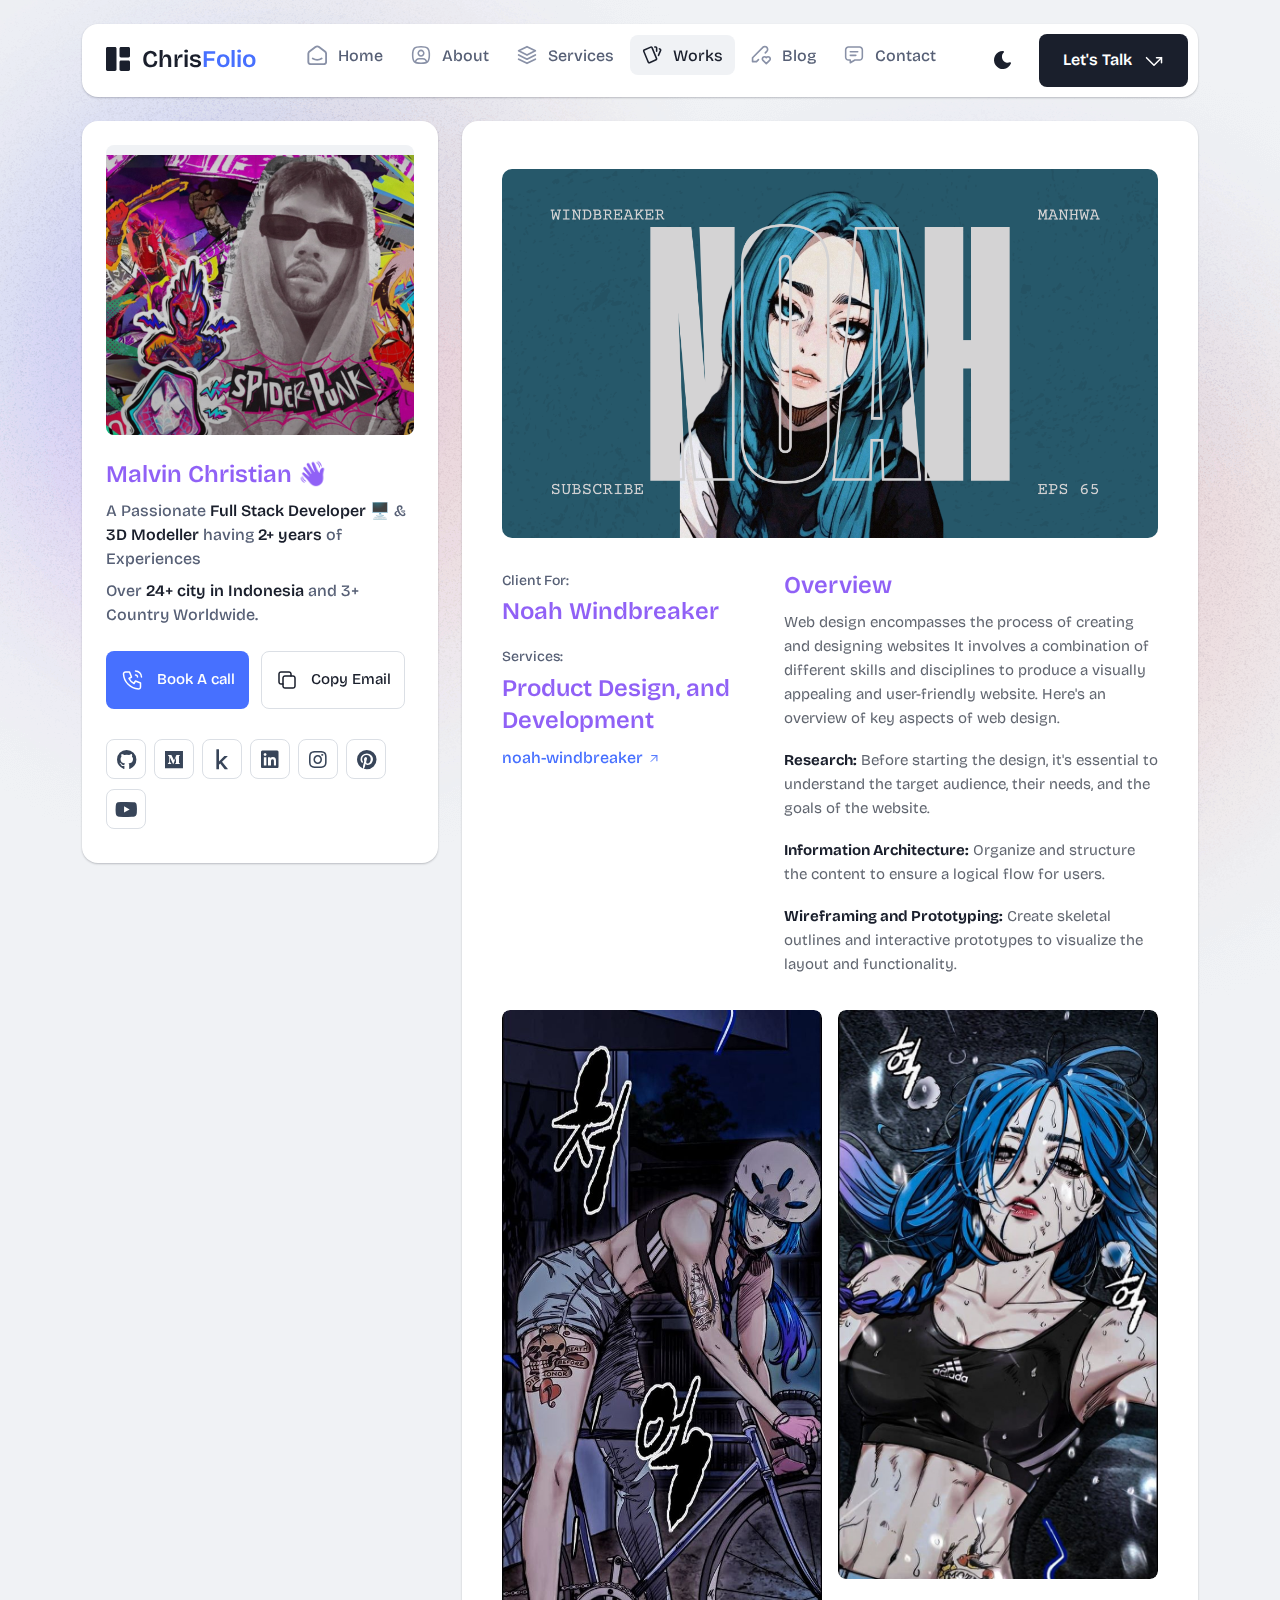
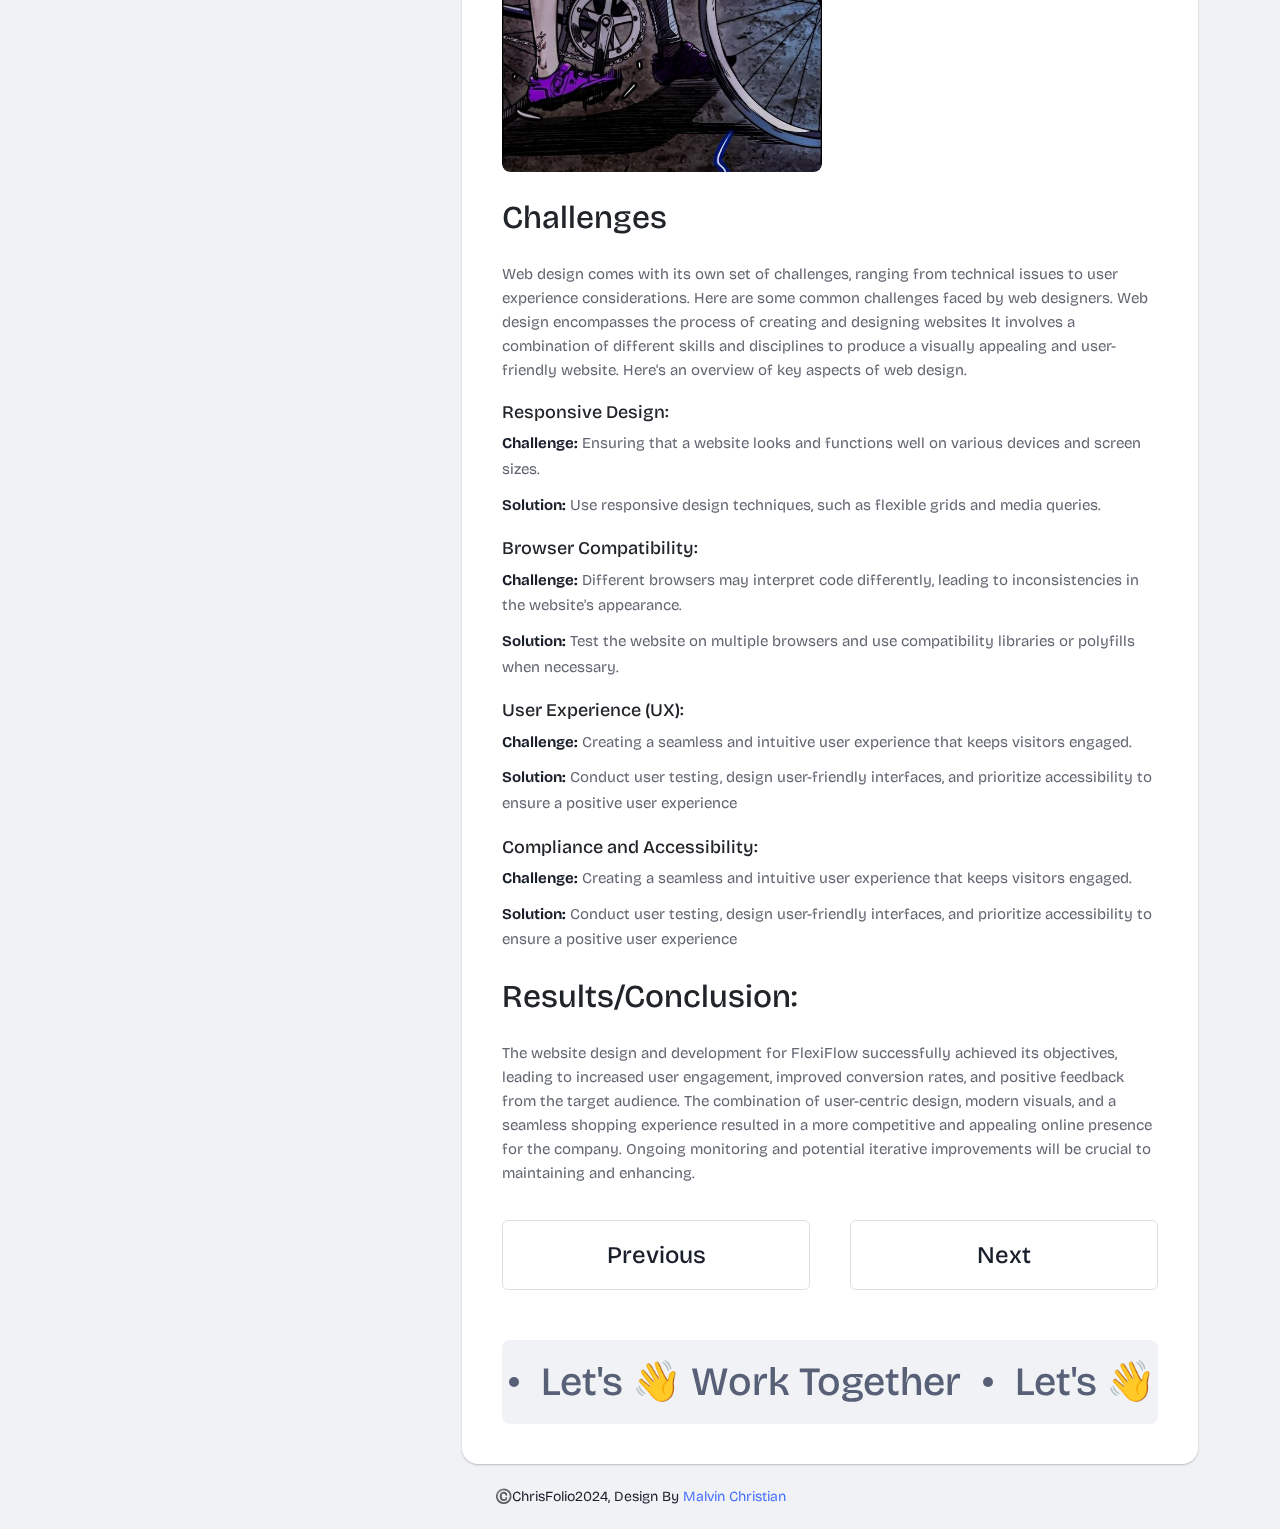
<file: konten-5.html>
<!DOCTYPE html>
<html lang="en">

<head>
  <meta charset="UTF-8">
  <meta http-equiv="X-UA-Compatible" content="IE=edge">
  <title>Chrisfolio - Malvin Christian Personal Portofolio</title>
  <meta name="description" content="Bentofolio - Bootstrap Personal Portfolio Template">
  <meta name="viewport" content="width=device-width, initial-scale=1">

  <link rel="shortcut icon" type="image/x-icon" href="logo/favicon.svg">
  <!-- Place favicon.ico in the root directory -->

  <!-- CSS here -->
  <link rel="stylesheet" href="assets2/css/bootstrap.min.css">
  <link rel="stylesheet" href="assets2/fontawsome/css/all.min.css">
  <link rel="stylesheet" href="assets2/fontawsome/css/fontawesome.min.css">
  <link rel="stylesheet" href="assets2/css/slick.css">
  <link rel="stylesheet" href="assets2/css/magnific-popup.css">
  <link rel="stylesheet" href="assets2/css/style.css">
  <link rel="stylesheet" href="assets2/css/responsive.css">
</head>

<body>
  <div id="page-content">
    <!-- header part start -->
    <header class="header-area">
      <nav class="navbar">
        <div class="container">
          <div class="menu-container">
            <div class="logo">
              <a class="navbar-brand me-0" href="index.html">
                <svg width="24" height="24" viewBox="0 0 24 24" fill="none" xmlns="http://www.w3.org/2000/svg">
                  <path
                    d="M0 1.5C0 1.10218 0.158035 0.720644 0.43934 0.43934C0.720644 0.158035 1.10218 0 1.5 0L9 0C9.39782 0 9.77936 0.158035 10.0607 0.43934C10.342 0.720644 10.5 1.10218 10.5 1.5V22.5C10.5 22.8978 10.342 23.2794 10.0607 23.5607C9.77936 23.842 9.39782 24 9 24H1.5C1.10218 24 0.720644 23.842 0.43934 23.5607C0.158035 23.2794 0 22.8978 0 22.5V1.5ZM13.5 1.5C13.5 1.10218 13.658 0.720644 13.9393 0.43934C14.2206 0.158035 14.6022 0 15 0L22.5 0C22.8978 0 23.2794 0.158035 23.5607 0.43934C23.842 0.720644 24 1.10218 24 1.5V9C24 9.39782 23.842 9.77936 23.5607 10.0607C23.2794 10.342 22.8978 10.5 22.5 10.5H15C14.6022 10.5 14.2206 10.342 13.9393 10.0607C13.658 9.77936 13.5 9.39782 13.5 9V1.5ZM13.5 15C13.5 14.6022 13.658 14.2206 13.9393 13.9393C14.2206 13.658 14.6022 13.5 15 13.5H22.5C22.8978 13.5 23.2794 13.658 23.5607 13.9393C23.842 14.2206 24 14.6022 24 15V22.5C24 22.8978 23.842 23.2794 23.5607 23.5607C23.2794 23.842 22.8978 24 22.5 24H15C14.6022 24 14.2206 23.842 13.9393 23.5607C13.658 23.2794 13.5 22.8978 13.5 22.5V15Z"
                    class="logo-icon" />
                </svg>
                <span>Chris<span class="primary">Folio</span></span>
              </a>
            </div>
            <div class="navbar-main d-flex flex-grow-1">
              <div class="logo inner-logo d-block d-xl-none">
                <a class="navbar-brand me-0" href="index.html">
                  <svg width="24" height="24" viewBox="0 0 24 24" fill="none" xmlns="http://www.w3.org/2000/svg">
                    <path
                      d="M0 1.5C0 1.10218 0.158035 0.720644 0.43934 0.43934C0.720644 0.158035 1.10218 0 1.5 0L9 0C9.39782 0 9.77936 0.158035 10.0607 0.43934C10.342 0.720644 10.5 1.10218 10.5 1.5V22.5C10.5 22.8978 10.342 23.2794 10.0607 23.5607C9.77936 23.842 9.39782 24 9 24H1.5C1.10218 24 0.720644 23.842 0.43934 23.5607C0.158035 23.2794 0 22.8978 0 22.5V1.5ZM13.5 1.5C13.5 1.10218 13.658 0.720644 13.9393 0.43934C14.2206 0.158035 14.6022 0 15 0L22.5 0C22.8978 0 23.2794 0.158035 23.5607 0.43934C23.842 0.720644 24 1.10218 24 1.5V9C24 9.39782 23.842 9.77936 23.5607 10.0607C23.2794 10.342 22.8978 10.5 22.5 10.5H15C14.6022 10.5 14.2206 10.342 13.9393 10.0607C13.658 9.77936 13.5 9.39782 13.5 9V1.5ZM13.5 15C13.5 14.6022 13.658 14.2206 13.9393 13.9393C14.2206 13.658 14.6022 13.5 15 13.5H22.5C22.8978 13.5 23.2794 13.658 23.5607 13.9393C23.842 14.2206 24 14.6022 24 15V22.5C24 22.8978 23.842 23.2794 23.5607 23.5607C23.2794 23.842 22.8978 24 22.5 24H15C14.6022 24 14.2206 23.842 13.9393 23.5607C13.658 23.2794 13.5 22.8978 13.5 22.5V15Z"
                      class="logo-icon" />
                  </svg>
                  <span>Chris<span class="primary">Folio</span></span>
                </a>
              </div>
              <ul class="navbar-info mx-auto">
                <li class="nav-item">
                  <a class="nav-link" aria-current="page" href="index.html">
                    <svg class="nav-icon" viewBox="0 0 15 15" fill="none" xmlns="http://www.w3.org/2000/svg">
                      <path
                        d="M13.475 4.92481L9.03083 1.46814C8.64082 1.16473 8.1608 1 7.66667 1C7.17254 1 6.69251 1.16473 6.3025 1.46814L1.8575 4.92481C1.59037 5.13254 1.37424 5.39858 1.22563 5.7026C1.07701 6.00662 0.99984 6.34058 1 6.67897V12.679C1 13.121 1.17559 13.5449 1.48816 13.8575C1.80072 14.17 2.22464 14.3456 2.66667 14.3456H12.6667C13.1087 14.3456 13.5326 14.17 13.8452 13.8575C14.1577 13.5449 14.3333 13.121 14.3333 12.679V6.67897C14.3333 5.99314 14.0167 5.34564 13.475 4.92481Z"
                        stroke-width="1.4" stroke-linecap="round" stroke-linejoin="round" />
                      <path d="M10.9753 10.1665C9.13359 11.2773 6.14859 11.2773 4.30859 10.1665" stroke-width="1.4"
                        stroke-linecap="round" stroke-linejoin="round" />
                    </svg>

                    <span>Home</span>
                  </a>
                </li>
                <li class="nav-item">
                  <a class="nav-link" href="about.html">
                    <svg class="nav-icon" viewBox="0 0 18 18" fill="none" xmlns="http://www.w3.org/2000/svg">
                      <path
                        d="M9 9.8335C9.66304 9.8335 10.2989 9.5701 10.7678 9.10126C11.2366 8.63242 11.5 7.99654 11.5 7.3335C11.5 6.67045 11.2366 6.03457 10.7678 5.56573C10.2989 5.09689 9.66304 4.8335 9 4.8335C8.33696 4.8335 7.70107 5.09689 7.23223 5.56573C6.76339 6.03457 6.5 6.67045 6.5 7.3335C6.5 7.99654 6.76339 8.63242 7.23223 9.10126C7.70107 9.5701 8.33696 9.8335 9 9.8335Z"
                        stroke-width="1.4" stroke-linecap="round" stroke-linejoin="round" />
                      <path
                        d="M9 1.5C15 1.5 16.5 3 16.5 9C16.5 15 15 16.5 9 16.5C3 16.5 1.5 15 1.5 9C1.5 3 3 1.5 9 1.5Z"
                        stroke-width="1.4" stroke-linecap="round" stroke-linejoin="round" />
                      <path
                        d="M4 15.7085V15.6668C4 14.7828 4.35119 13.9349 4.97631 13.3098C5.60143 12.6847 6.44928 12.3335 7.33333 12.3335H10.6667C11.5507 12.3335 12.3986 12.6847 13.0237 13.3098C13.6488 13.9349 14 14.7828 14 15.6668V15.7085"
                        stroke-width="1.4" stroke-linecap="round" stroke-linejoin="round" />
                    </svg>
                    About
                  </a>
                </li>
                <li class="nav-item">
                  <a class="nav-link" href="services.html">
                    <svg class="nav-icon" viewBox="0 0 16 16" fill="none" xmlns="http://www.w3.org/2000/svg">
                      <path d="M7.99967 1.3335L1.33301 4.66683L7.99967 8.00016L14.6663 4.66683L7.99967 1.3335Z"
                        stroke-width="1.4" stroke-linecap="round" stroke-linejoin="round" />
                      <path d="M1.33301 8L7.99967 11.3333L14.6663 8" stroke-width="1.4" stroke-linecap="round"
                        stroke-linejoin="round" />
                      <path d="M1.33301 11.3335L7.99967 14.6668L14.6663 11.3335" stroke-width="1.4"
                        stroke-linecap="round" stroke-linejoin="round" />
                    </svg>
                    Services
                  </a>
                </li>
                <li class="nav-item">
                  <a class="nav-link active" href="portfolio.html">
                    <svg class="nav-icon" viewBox="0 0 18 17" fill="none" xmlns="http://www.w3.org/2000/svg">
                      <path
                        d="M2.00326 3.99733L7.95159 1.40649C8.04974 1.36442 8.15533 1.34243 8.26212 1.34181C8.3689 1.34119 8.47473 1.36196 8.57337 1.40289C8.67201 1.44382 8.76145 1.50408 8.83642 1.58013C8.9114 1.65617 8.97039 1.74646 9.00992 1.84566L13.1133 11.764C13.1985 11.9651 13.2014 12.1917 13.1213 12.3949C13.0412 12.5982 12.8845 12.7618 12.6849 12.8507L6.73742 15.4415C6.63922 15.4837 6.53356 15.5058 6.42668 15.5065C6.3198 15.5072 6.21387 15.4864 6.11514 15.4455C6.0164 15.4046 5.92688 15.3442 5.85184 15.2681C5.7768 15.192 5.71778 15.1016 5.67826 15.0023L1.57492 5.08316C1.48963 4.88204 1.48673 4.65546 1.56684 4.45222C1.64696 4.24898 1.80367 4.08616 2.00326 3.99733Z"
                        stroke-width="1.4" stroke-linecap="round" stroke-linejoin="round" />
                      <path
                        d="M11.5 1.3335H12.3333C12.5543 1.3335 12.7663 1.42129 12.9226 1.57757C13.0789 1.73385 13.1667 1.94582 13.1667 2.16683V5.0835"
                        stroke-width="1.4" stroke-linecap="round" stroke-linejoin="round" />
                      <path
                        d="M15.6663 3C15.8863 3.09333 16.0997 3.18083 16.3063 3.2625C16.5098 3.34882 16.6706 3.51241 16.7534 3.71729C16.8362 3.92217 16.8343 4.15155 16.748 4.355L14.833 8.83334"
                        stroke-width="1.4" stroke-linecap="round" stroke-linejoin="round" />
                    </svg>
                    Works
                  </a>
                </li>
                <li class="nav-item">
                  <a class="nav-link" href="blog.html">
                    <svg class="nav-icon" viewBox="0 0 17 16" fill="none" xmlns="http://www.w3.org/2000/svg">
                      <path
                        d="M12.1663 6.16676L13.4163 4.91676C13.6352 4.69789 13.8088 4.43805 13.9273 4.15208C14.0457 3.86612 14.1067 3.55962 14.1067 3.25009C14.1067 2.94056 14.0457 2.63406 13.9273 2.3481C13.8088 2.06213 13.6352 1.80229 13.4163 1.58342C13.1975 1.36455 12.9376 1.19094 12.6517 1.07248C12.3657 0.954033 12.0592 0.893066 11.7497 0.893066C11.4401 0.893066 11.1336 0.954033 10.8477 1.07248C10.5617 1.19094 10.3019 1.36455 10.083 1.58342L1.33301 10.3334V13.6668H4.66634L6.33301 12.0001"
                        stroke-width="1.4" stroke-linecap="round" stroke-linejoin="round" />
                      <path
                        d="M13.0004 15.3335L15.7921 12.5968C15.9633 12.4307 16.0995 12.232 16.1926 12.0124C16.2857 11.7927 16.3339 11.5567 16.3343 11.3181C16.3347 11.0796 16.2873 10.8434 16.1948 10.6235C16.1024 10.4035 15.9669 10.2044 15.7963 10.0377C15.448 9.69712 14.9806 9.50602 14.4935 9.50509C14.0065 9.50415 13.5383 9.69346 13.1888 10.0327L13.0021 10.216L12.8163 10.0327C12.4681 9.69237 12.0008 9.50143 11.5139 9.50049C11.0271 9.49956 10.5591 9.68871 10.2096 10.0277C10.0383 10.1937 9.9021 10.3924 9.80891 10.612C9.71572 10.8316 9.66746 11.0677 9.667 11.3062C9.66653 11.5447 9.71386 11.781 9.80619 12.0009C9.89853 12.2209 10.034 12.4201 10.2046 12.5868L13.0004 15.3335Z"
                        stroke-width="1.4" stroke-linecap="round" stroke-linejoin="round" />
                    </svg>
                    Blog
                  </a>
                </li>
                <li class="nav-item">
                  <a class="nav-link" href="contact.html">
                    <svg class="nav-icon" viewBox="0 0 18 17" fill="none" xmlns="http://www.w3.org/2000/svg">
                      <path d="M5.66699 5.5H12.3337" stroke-width="1.4" stroke-linecap="round"
                        stroke-linejoin="round" />
                      <path d="M5.66699 8.8335H10.667" stroke-width="1.4" stroke-linecap="round"
                        stroke-linejoin="round" />
                      <path
                        d="M14 1.3335C14.663 1.3335 15.2989 1.59689 15.7678 2.06573C16.2366 2.53457 16.5 3.17045 16.5 3.8335V10.5002C16.5 11.1632 16.2366 11.7991 15.7678 12.2679C15.2989 12.7368 14.663 13.0002 14 13.0002H9.83333L5.66667 15.5002V13.0002H4C3.33696 13.0002 2.70107 12.7368 2.23223 12.2679C1.76339 11.7991 1.5 11.1632 1.5 10.5002V3.8335C1.5 3.17045 1.76339 2.53457 2.23223 2.06573C2.70107 1.59689 3.33696 1.3335 4 1.3335H14Z"
                        stroke-width="1.4" stroke-linecap="round" stroke-linejoin="round" />
                    </svg>
                    Contact
                  </a>
                </li>
              </ul>
              <div class="header-right-info d-flex align-items-center">
                <button class="theme-control-btn">
                  <span class="dark">
                    <svg width="24" height="24" viewBox="0 0 24 24" fill="none" xmlns="http://www.w3.org/2000/svg">
                      <path
                        d="M11.8005 3C10.207 3.0003 8.64356 3.44286 7.27683 4.28049C5.91011 5.11811 4.79139 6.31937 4.04002 7.75612C3.28865 9.19288 2.93281 10.8112 3.01046 12.4386C3.08811 14.0659 3.59633 15.6411 4.48091 16.9963C5.3655 18.3514 6.59326 19.4356 8.03324 20.1333C9.47322 20.8309 11.0714 21.1157 12.6573 20.9574C14.2432 20.7991 15.7573 20.2036 17.0381 19.2344C18.319 18.2652 19.3185 16.9587 19.9301 15.4542C20.2302 14.7162 19.5111 13.9746 18.7875 14.2752C17.5475 14.7888 16.1706 14.8418 14.8963 14.425C13.622 14.0082 12.5308 13.1479 11.8126 11.9937C11.0943 10.8396 10.7943 9.4645 10.9648 8.10764C11.1353 6.75077 11.7655 5.49792 12.7458 4.5669L12.8136 4.4949C13.2986 3.9279 12.913 3.0072 12.1464 3.0072H11.9122L11.8524 3.0018L11.7996 3H11.8005Z"
                        fill="#1A1F2C" />
                    </svg>
                    <small class="theme-text d-block d-xl-none">Change appearance</small>
                  </span>
                  <span class="light">
                    <svg width="24" height="24" viewBox="0 0 24 24" fill="none" xmlns="http://www.w3.org/2000/svg">
                      <path
                        d="M12 19C12.2449 19 12.4813 19.09 12.6644 19.2527C12.8474 19.4155 12.9643 19.6397 12.993 19.883L13 20V21C12.9997 21.2549 12.9021 21.5 12.7272 21.6854C12.5522 21.8707 12.313 21.9822 12.0586 21.9972C11.8042 22.0121 11.5536 21.9293 11.3582 21.7657C11.1627 21.6021 11.0371 21.3701 11.007 21.117L11 21V20C11 19.7348 11.1054 19.4804 11.2929 19.2929C11.4804 19.1054 11.7348 19 12 19Z"
                        fill="#FD7E41" />
                      <path
                        d="M18.3127 16.9099L18.4067 16.9929L19.1067 17.6929C19.2861 17.8729 19.3902 18.1144 19.398 18.3683C19.4057 18.6223 19.3165 18.8697 19.1485 19.0602C18.9804 19.2508 18.7462 19.3702 18.4933 19.3943C18.2403 19.4184 17.9877 19.3454 17.7867 19.1899L17.6927 19.1069L16.9927 18.4069C16.8202 18.2347 16.7165 18.0053 16.7012 17.7619C16.6859 17.5186 16.76 17.278 16.9097 17.0855C17.0593 16.893 17.2741 16.7618 17.5137 16.7166C17.7533 16.6713 18.0012 16.7152 18.2107 16.8399L18.3127 16.9099Z"
                        fill="#FD7E41" />
                      <path
                        d="M7.00747 16.993C7.17965 17.1652 7.28308 17.3943 7.29836 17.6373C7.31364 17.8803 7.23972 18.1206 7.09047 18.313L7.00747 18.407L6.30747 19.107C6.12751 19.2863 5.88604 19.3905 5.63209 19.3982C5.37814 19.406 5.13076 19.3168 4.94019 19.1487C4.74963 18.9807 4.63017 18.7464 4.60607 18.4935C4.58198 18.2406 4.65506 17.988 4.81047 17.787L4.89347 17.693L5.59347 16.993C5.781 16.8055 6.03531 16.7002 6.30047 16.7002C6.56563 16.7002 6.81994 16.8055 7.00747 16.993Z"
                        fill="#FD7E41" />
                      <path
                        d="M3.99987 11C4.25475 11.0003 4.4999 11.0979 4.68524 11.2728C4.87057 11.4478 4.9821 11.687 4.99704 11.9414C5.01198 12.1958 4.92919 12.4464 4.7656 12.6418C4.60201 12.8373 4.36996 12.9629 4.11687 12.993L3.99987 13H2.99987C2.74499 12.9997 2.49984 12.9021 2.3145 12.7272C2.12916 12.5522 2.01763 12.313 2.0027 12.0586C1.98776 11.8042 2.07054 11.5536 2.23413 11.3582C2.39772 11.1627 2.62977 11.0371 2.88287 11.007L2.99987 11H3.99987Z"
                        fill="#FD7E41" />
                      <path
                        d="M20.9999 11C21.2547 11.0003 21.4999 11.0979 21.6852 11.2728C21.8706 11.4478 21.9821 11.687 21.997 11.9414C22.012 12.1958 21.9292 12.4464 21.7656 12.6418C21.602 12.8373 21.37 12.9629 21.1169 12.993L20.9999 13H19.9999C19.745 12.9997 19.4998 12.9021 19.3145 12.7272C19.1292 12.5522 19.0176 12.313 19.0027 12.0586C18.9878 11.8042 19.0705 11.5536 19.2341 11.3582C19.3977 11.1627 19.6298 11.0371 19.8829 11.007L19.9999 11H20.9999Z"
                        fill="#FD7E41" />
                      <path
                        d="M6.21264 4.80985L6.30664 4.89285L7.00664 5.59285C7.18599 5.77281 7.29011 6.01429 7.29787 6.26824C7.30562 6.52219 7.21642 6.76957 7.04839 6.96013C6.88036 7.1507 6.64609 7.27016 6.39316 7.29425C6.14024 7.31834 5.88763 7.24526 5.68664 7.08985L5.59264 7.00685L4.89264 6.30685C4.72073 6.13453 4.61757 5.90543 4.6025 5.66248C4.58744 5.41954 4.6615 5.17945 4.8108 4.98721C4.9601 4.79497 5.1744 4.66378 5.41351 4.61824C5.65262 4.57271 5.90013 4.61594 6.10964 4.73985L6.21264 4.80985Z"
                        fill="#FD7E41" />
                      <path
                        d="M19.1071 4.89288C19.2793 5.06508 19.3827 5.29418 19.398 5.5372C19.4132 5.78023 19.3393 6.02048 19.1901 6.21288L19.1071 6.30688L18.4071 7.00688C18.2271 7.18623 17.9856 7.29036 17.7317 7.29811C17.4777 7.30587 17.2304 7.21667 17.0398 7.04864C16.8492 6.8806 16.7298 6.64633 16.7057 6.39341C16.6816 6.14049 16.7547 5.88788 16.9101 5.68688L16.9931 5.59288L17.6931 4.89288C17.8806 4.70541 18.1349 4.6001 18.4001 4.6001C18.6652 4.6001 18.9196 4.70541 19.1071 4.89288Z"
                        fill="#FD7E41" />
                      <path
                        d="M12 2C12.2449 2.00003 12.4813 2.08996 12.6644 2.25272C12.8474 2.41547 12.9643 2.63975 12.993 2.883L13 3V4C12.9997 4.25488 12.9021 4.50003 12.7272 4.68537C12.5522 4.8707 12.313 4.98223 12.0586 4.99717C11.8042 5.01211 11.5536 4.92933 11.3582 4.76573C11.1627 4.60214 11.0371 4.3701 11.007 4.117L11 4V3C11 2.73478 11.1054 2.48043 11.2929 2.29289C11.4804 2.10536 11.7348 2 12 2Z"
                        fill="#FD7E41" />
                      <path
                        d="M12 7C12.9797 6.99994 13.9378 7.28769 14.7553 7.8275C15.5729 8.36731 16.2138 9.1354 16.5986 10.0364C16.9833 10.9373 17.0949 11.9315 16.9195 12.8953C16.7441 13.8592 16.2893 14.7502 15.6118 15.4579C14.9343 16.1655 14.0638 16.6585 13.1085 16.8756C12.1532 17.0928 11.1552 17.0245 10.2383 16.6793C9.3215 16.334 8.52629 15.7271 7.95146 14.9338C7.37663 14.1405 7.04752 13.1958 7.005 12.217L7 12L7.005 11.783C7.06092 10.4958 7.61161 9.27978 8.54222 8.38866C9.47284 7.49754 10.7115 7.00007 12 7Z"
                        fill="#FD7E41" />
                    </svg>
                    <small class="theme-text d-block d-xl-none">Change appearance</small>
                  </span>
                </button>
                <a href="contact.html" class="lets-talk-btn">
                  Let's Talk
                  <svg class="icon" width="20" height="20" viewBox="0 0 20 20" fill="none"
                    xmlns="http://www.w3.org/2000/svg">
                    <path d="M17.5 11.6665V6.6665H12.5" stroke="white" stroke-width="1.5" stroke-linecap="round"
                      stroke-linejoin="round" />
                    <path d="M17.5 6.6665L10 14.1665L2.5 6.6665" stroke="white" stroke-width="1.5"
                      stroke-linecap="round" stroke-linejoin="round" />
                  </svg>
                </a>
              </div>
            </div>
            <div class="mobile-menu-overlay d-block d-lg-none"></div>
            <div class="mobile-menu-control-bar d-block d-xl-none">
              <button class="mobile-menu-control-bar">
                <i class="fas fa-bars"></i>
              </button>
            </div>
          </div>
        </div>
      </nav>
    </header>
    <!-- header part end -->

    <!-- main area part start -->
    <main>

      <section class="content-box-area mt-4">
        <div class="container">
          <div class="row g-4">
            <div class="col-xl-4">
              <div class="card profile-card">
                <div class="card-body">
                  <div class="image text-center">
                    <img src="assets/img/pfl/profile.png" alt="profile">
                  </div>
                  <div class="text">
                    <h3 class="card-title">Malvin Christian 👋</h3>
                    <p>A Passionate <span>Full Stack Developer</span> 🖥️ & <span>3D Modeller</span> having <span>2+ years</span> of Experiences</p>
                    <p>Over <span>24+ city in Indonesia</span> and 3+ Country Worldwide.</p>
                    <div class="common-button-groups">
                      <a class="btn btn-call" href="portfolio-details.html#">
                        <svg class="icon" width="25" height="24" viewBox="0 0 25 24" fill="none"
                          xmlns="http://www.w3.org/2000/svg">
                          <path
                            d="M5.5 4H9.5L11.5 9L9 10.5C10.071 12.6715 11.8285 14.429 14 15.5L15.5 13L20.5 15V19C20.5 19.5304 20.2893 20.0391 19.9142 20.4142C19.5391 20.7893 19.0304 21 18.5 21C14.5993 20.763 10.9202 19.1065 8.15683 16.3432C5.3935 13.5798 3.73705 9.90074 3.5 6C3.5 5.46957 3.71071 4.96086 4.08579 4.58579C4.46086 4.21071 4.96957 4 5.5 4Z"
                            stroke="white" stroke-width="1.5" stroke-linecap="round" stroke-linejoin="round" />
                          <path
                            d="M15.5 7C16.0304 7 16.5391 7.21071 16.9142 7.58579C17.2893 7.96086 17.5 8.46957 17.5 9"
                            stroke="white" stroke-width="1.5" stroke-linecap="round" stroke-linejoin="round" />
                          <path d="M15.5 3C17.0913 3 18.6174 3.63214 19.7426 4.75736C20.8679 5.88258 21.5 7.4087 21.5 9"
                            stroke="white" stroke-width="1.5" stroke-linecap="round" stroke-linejoin="round" />
                        </svg>
                        Book A call
                      </a>
                      <button class="btn btn-copy" data-clipboard-text="example@example.com">
                        <svg class="icon" width="24" height="24" viewBox="0 0 24 24" fill="none"
                          xmlns="http://www.w3.org/2000/svg">
                          <path
                            d="M8 10C8 9.46957 8.21071 8.96086 8.58579 8.58579C8.96086 8.21071 9.46957 8 10 8H18C18.5304 8 19.0391 8.21071 19.4142 8.58579C19.7893 8.96086 20 9.46957 20 10V18C20 18.5304 19.7893 19.0391 19.4142 19.4142C19.0391 19.7893 18.5304 20 18 20H10C9.46957 20 8.96086 19.7893 8.58579 19.4142C8.21071 19.0391 8 18.5304 8 18V10Z"
                            stroke-width="1.5" stroke-linecap="round" stroke-linejoin="round" />
                          <path
                            d="M16 8V6C16 5.46957 15.7893 4.96086 15.4142 4.58579C15.0391 4.21071 14.5304 4 14 4H6C5.46957 4 4.96086 4.21071 4.58579 4.58579C4.21071 4.96086 4 5.46957 4 6V14C4 14.5304 4.21071 15.0391 4.58579 15.4142C4.96086 15.7893 5.46957 16 6 16H8"
                            stroke-width="1.5" stroke-linecap="round" stroke-linejoin="round" />
                        </svg>
                        Copy Email
                      </button>
                    </div>
                    <div class="social-media-icon">
                      <ul class="list-unstyled">
                        <li><a href="https://github.com/vinnchris"><i class="fab fa-github"></i></a></li>
                        <li><a href="https://medium.com/@vinnchris09"><i class="fab fa-medium"></i></a></li>
                        <li><a href="https://www.kaggle.com/malvinchristian"><i class="fab fa-kaggle"></i></a></li>
                        <li><a href="https://linkedin.com/in/christian-malvin"><i class="fab fa-linkedin"></i></a></li>
                        <li><a href="https://www.instagram.com/vinnchris_"><i class="fab fa-instagram"></i></a></li>
                        <li><a href="https://pin.it/72yiONZ0r"><i class="fab fa-pinterest"></i></a></li>
                        <li><a href="https://youtube.com/@malvinchristian?si=GptBdq7LBtSVuRoG"><i class="fab fa-youtube"></i></a></li>
                      </ul>
                    </div>
                  </div>
                </div>
              </div>
            </div>
            <div class="col-xl-8">
              <div class="card content-box-card">
                <div class="card-body portfolio-card">
                  <div class="portfolio-details-area">
                    <div class="main-image">
                      <img src="work/kon5/noahwb.png" alt="project-details-1">
                    </div>
                    <div class="portfolio-details-text">
                      <div class="short-info">
                        <div class="info-item">
                          <p class="subtitle">Client For:</p>
                          <h4 class="card-title">Noah Windbreaker</h4>
                        </div>
                        <div class="info-item">
                          <p class="subtitle">Services:</p>
                          <h4 class="card-title">Product Design, and Development</h4>
                          <a href="konten-5-gallery-sketchart.html" class="website">
                            noah-windbreaker
                            <svg class="arrow-up" width="14" height="15" viewBox="0 0 14 15" fill="none"
                              xmlns="http://www.w3.org/2000/svg">
                              <path d="M9.91634 4.5835L4.08301 10.4168" stroke-linecap="round" stroke-linejoin="round">
                              </path>
                              <path d="M4.66699 4.5835H9.91699V9.8335" stroke-linecap="round" stroke-linejoin="round">
                              </path>
                            </svg>
                          </a>
                        </div>
                      </div>
                      <div class="overview">
                        <h4 class="card-title">Overview</h4>
                        <p>Web design encompasses the process of creating and designing websites It involves a
                          combination of different skills and disciplines to produce a visually appealing and
                          user-friendly website. Here's an overview of key aspects of web design.</p>
                        <p>
                          <b>Research:</b> Before starting the design, it's essential to understand the target audience,
                          their
                          needs, and the goals of the website.

                        </p>
                        <p><b>Information Architecture:</b> Organize and structure the content to ensure a logical flow
                          for
                          users.</p>
                        <p> <b>Wireframing and Prototyping:</b> Create skeletal outlines and interactive prototypes to
                          visualize
                          the layout and functionality.</p>
                      </div>
                    </div>
                    <div class="inner-images">
                      <div class="row g-3">
                        <div class="col-md-6">
                          <div class="image-item">
                            <img src="work/kon5/noahwb1.jpg" alt="project-details-2"
                              class="img-fluid w-100">
                          </div>
                        </div>
                        <div class="col-md-6">
                          <div class="image-item">
                            <img src="work/kon5/noahwb2.jpg" alt="project-details-3"
                              class="img-fluid w-100">
                          </div>
                        </div>
                      </div>
                    </div>
                    <div class="more-info-block">
                      <h3 class="more-info-title">Challenges</h3>
                      <p>Web design comes with its own set of challenges, ranging from technical issues to user
                        experience considerations. Here are some common challenges faced by web designers. Web design
                        encompasses the process of creating and designing websites It involves a combination of
                        different skills and disciplines to produce a visually appealing and user-friendly website.
                        Here's an overview of key aspects of web design.</p>
                      <h5 class="more-info-subtitle">Responsive Design:</h5>
                      <ul class="list-unstyled">
                        <li>
                          <b>Challenge:</b> Ensuring that a website looks and functions well on various devices and
                          screen
                          sizes.
                        </li>
                        <li>
                          <b>Solution:</b> Use responsive design techniques, such as flexible grids and media queries.
                        </li>
                      </ul>
                      <h5 class="more-info-subtitle">Browser Compatibility:
                      </h5>
                      <ul class="list-unstyled">
                        <li>
                          <b>Challenge:</b> Different browsers may interpret code differently, leading to
                          inconsistencies
                          in the website's appearance.
                        </li>
                        <li>
                          <b>Solution:</b> Test the website on multiple browsers and use compatibility libraries or
                          polyfills when necessary.
                        </li>
                      </ul>

                      <h5 class="more-info-subtitle">User Experience (UX):
                      </h5>
                      <ul class="list-unstyled">
                        <li>
                          <b>Challenge:</b> Creating a seamless and intuitive user experience that keeps visitors
                          engaged.
                        </li>
                        <li>
                          <b> Solution:</b>
                          Conduct user testing, design user-friendly interfaces, and prioritize accessibility to ensure
                          a
                          positive user experience
                        </li>
                      </ul>
                      <h5 class="more-info-subtitle">Compliance and Accessibility:
                      </h5>
                      <ul class="list-unstyled">
                        <li>
                          <b>Challenge:</b> Creating a seamless and intuitive user experience that keeps visitors
                          engaged.
                        </li>
                        <li>
                          <b>Solution:</b> Conduct user testing, design user-friendly interfaces, and prioritize
                          accessibility to ensure a positive user experience
                        </li>
                      </ul>

                      <h3 class="more-info-title">Results/Conclusion:</h3>
                      <p>The website design and development for FlexiFlow successfully achieved its objectives, leading
                        to increased user engagement, improved conversion rates, and positive feedback from the target
                        audience. The combination of user-centric design, modern visuals, and a seamless shopping
                        experience resulted in a more competitive and appealing online presence for the company. Ongoing
                        monitoring and potential iterative improvements will be crucial to maintaining and enhancing.
                      </p>
                    </div>
                    <div class="prev-and-next-btn">
                      <button class="btn btn-prev">Previous</button>
                      <button class="btn btn-next">Next</button>
                    </div>
                  </div>

                  <div class="work-together-slider">
                    <div class="slider-main d-flex gap-4 align-items-center">
                      <div class="slider-item">
                        <a href="contact.html">Let's 👋 Work Together</a>
                        <a href="contact.html">Let's 👋 Work Together</a>
                      </div>
                      <div class="slider-item">
                        <a href="contact.html">Let's 👋 Work Together</a>
                        <a href="contact.html">Let's 👋 Work Together</a>
                      </div>
                    </div>
                  </div>
                </div>
              </div>
            </div>
          </div>
        </div>
      </section>

      <!-- background shape area start -->
      <div class="background-shapes">
        <div class="shape-1 common-shape">
          <img src="assets/img/bg/banner-shape-1.png" alt="banner-shape-1">
        </div>
        <div class="shape-2 common-shape">
          <img src="assets/img/bg/banner-shape-1.png" alt="banner-shape-1">
        </div>
        <div class="threed-shape-1 move-with-cursor" data-value="1">
          <img src="assets/img/bg/object-3d-1.png" alt="object-3d-1">
        </div>
        <div class="threed-shape-2 move-with-cursor" data-value="1">
          <img src="assets/img/bg/object-3d-2.png" alt="object-3d-2">
        </div>
      </div>
      <!-- background shape area end -->
    </main>
    <!-- main area part end -->

    <!-- footer part start -->
    <footer class="footer-area">
      <div class="container">
        <div class="text text-center">
          <p>©️ChrisFolio2024, Design By <a href="https://www.instagram.com/vinnchris_">Malvin Christian</a></p>
        </div>
      </div>
    </footer>
    <!-- footer part end -->
  </div>

  <!-- JS here -->
  <script src="assets2/js/vendor/jquery-3.6.0.min.js"></script>
  <script src="assets2/js/bootstrap.bundle.min.js"></script>
  <script src="assets2/js/jquery.magnific-popup.min.js"></script>
  <script src="assets2/js/ajax-form.js"></script>
  <script src="assets2/js/clipboard.min.js"></script>
  <script src="assets2/js/slick.min.js"></script>
  <script src="assets2/js/script.js"></script>
</body>


</html>
</file>
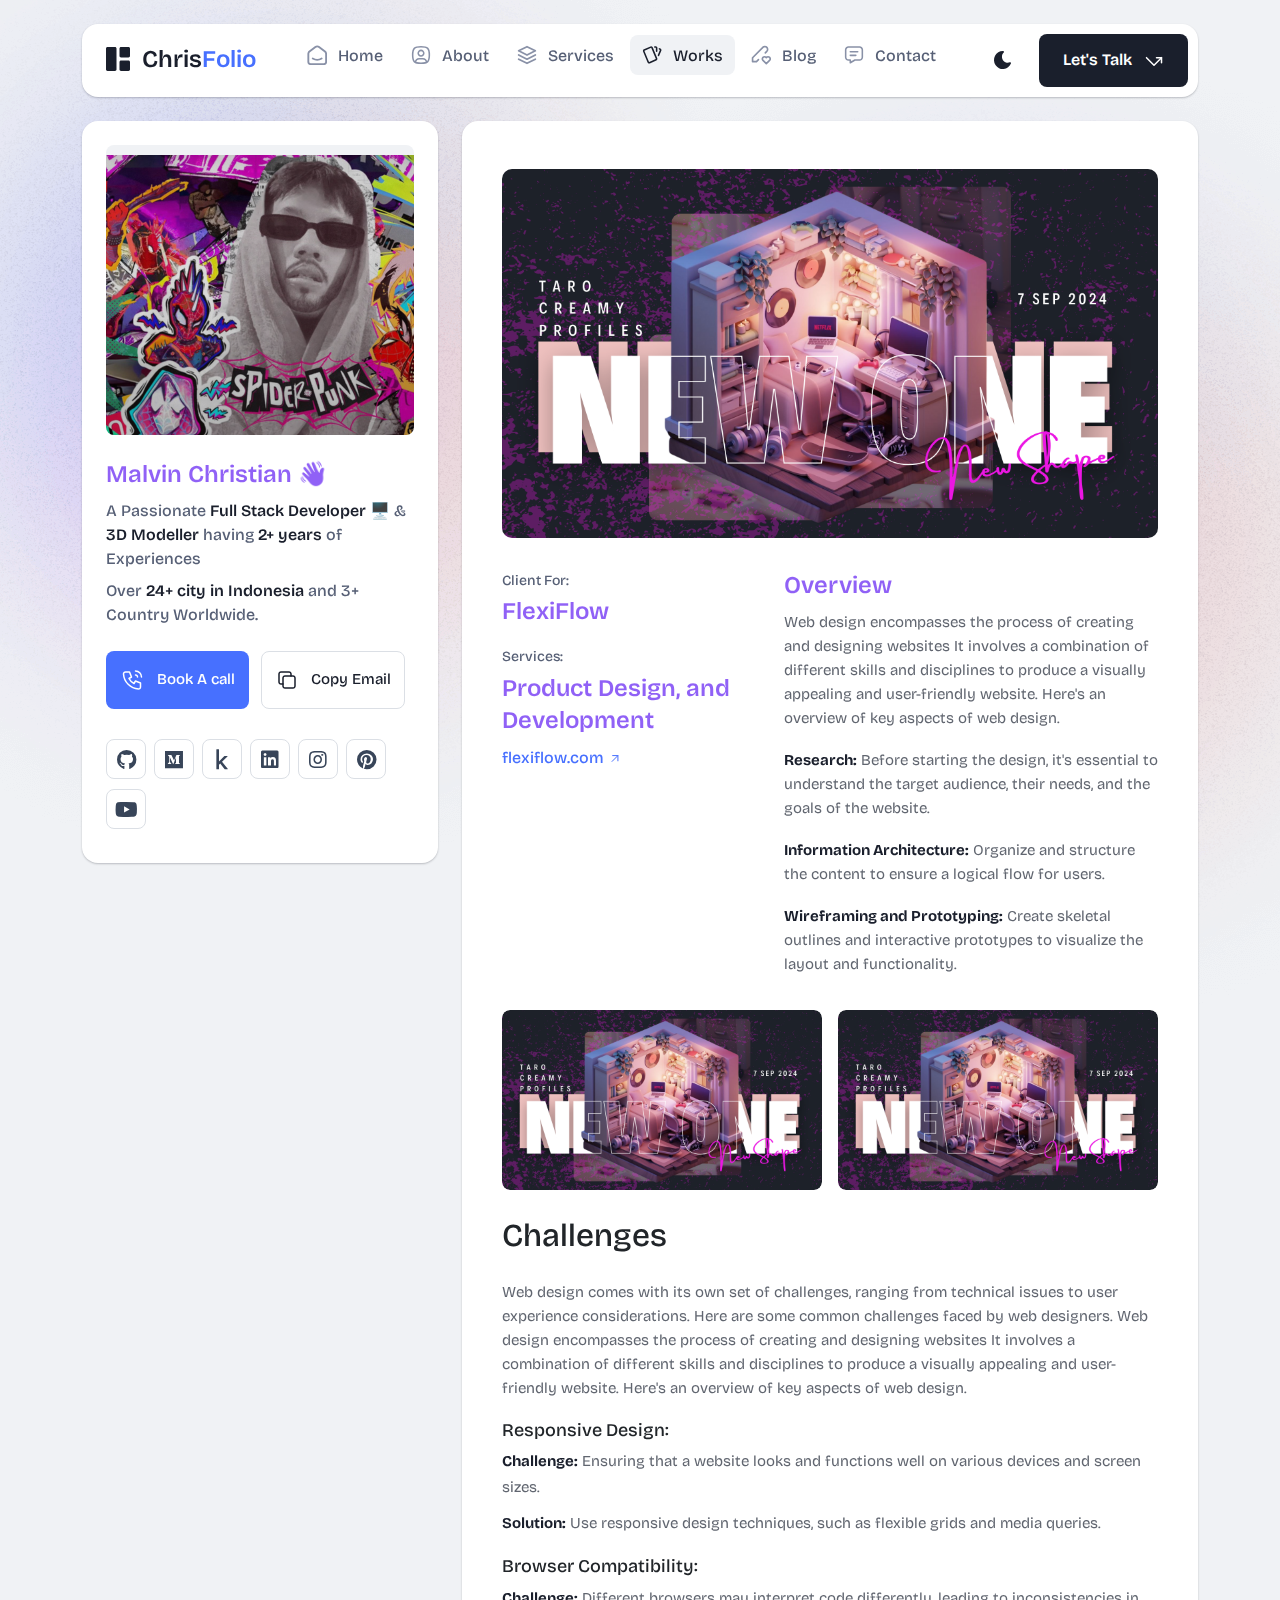
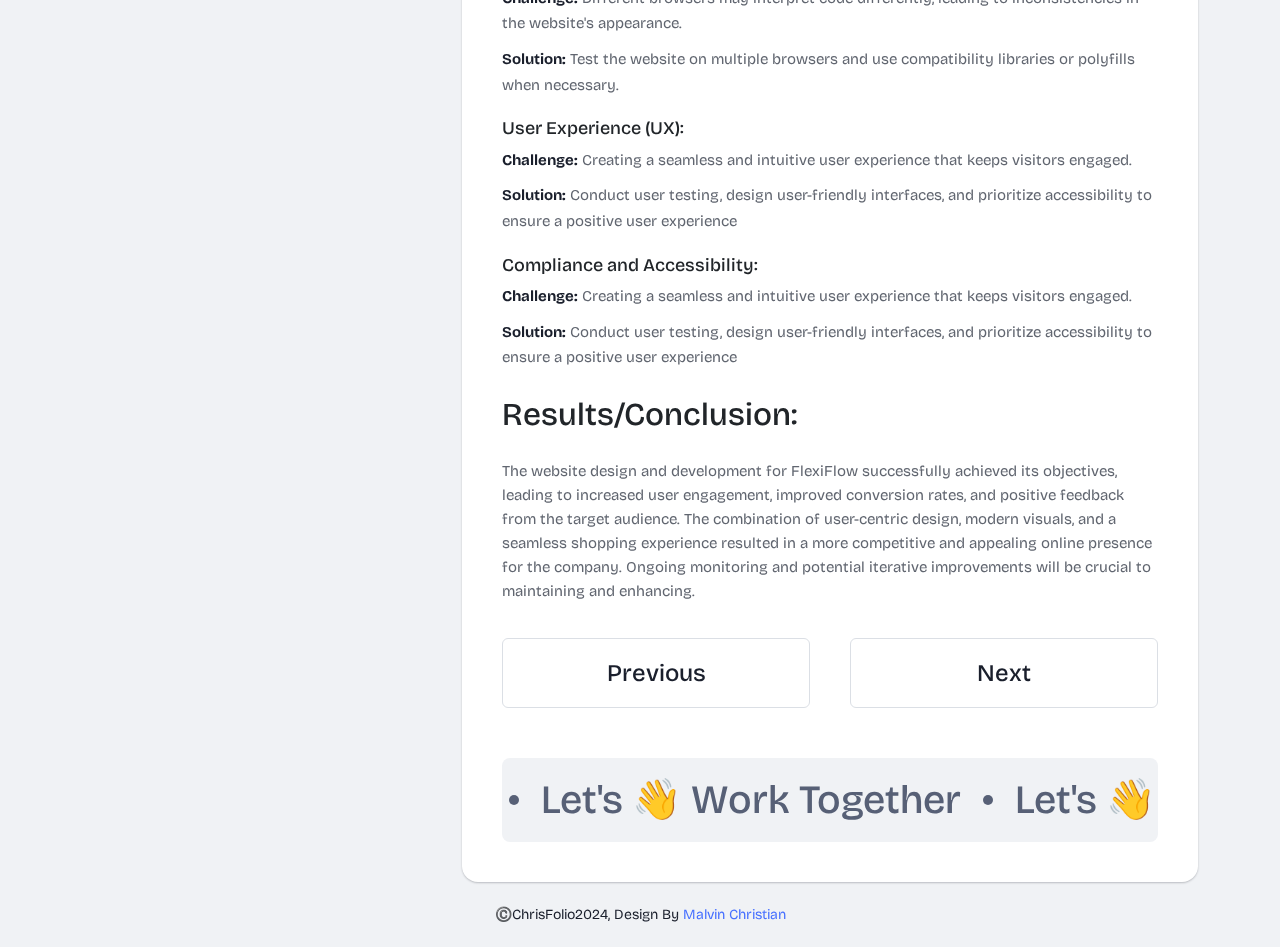
<file: konten1.html>
<!DOCTYPE html>
<html lang="en">

<head>
  <meta charset="UTF-8">
  <meta http-equiv="X-UA-Compatible" content="IE=edge">
  <title>Chrisfolio - Malvin Christian Personal Portofolio</title>
  <meta name="description" content="Bentofolio - Bootstrap Personal Portfolio Template">
  <meta name="viewport" content="width=device-width, initial-scale=1">

  <link rel="shortcut icon" type="image/x-icon" href="logo/favicon.svg">
  <!-- Place favicon.ico in the root directory -->

  <!-- CSS here -->
  <link rel="stylesheet" href="assets2/css/bootstrap.min.css">
  <link rel="stylesheet" href="assets2/fontawsome/css/all.min.css">
  <link rel="stylesheet" href="assets2/fontawsome/css/fontawesome.min.css">
  <link rel="stylesheet" href="assets2/css/slick.css">
  <link rel="stylesheet" href="assets2/css/magnific-popup.css">
  <link rel="stylesheet" href="assets2/css/style.css">
  <link rel="stylesheet" href="assets2/css/responsive.css">
</head>

<body>
  <div id="page-content">
    <!-- header part start -->
    <header class="header-area">
      <nav class="navbar">
        <div class="container">
          <div class="menu-container">
            <div class="logo">
              <a class="navbar-brand me-0" href="index.html">
                <svg width="24" height="24" viewBox="0 0 24 24" fill="none" xmlns="http://www.w3.org/2000/svg">
                  <path
                    d="M0 1.5C0 1.10218 0.158035 0.720644 0.43934 0.43934C0.720644 0.158035 1.10218 0 1.5 0L9 0C9.39782 0 9.77936 0.158035 10.0607 0.43934C10.342 0.720644 10.5 1.10218 10.5 1.5V22.5C10.5 22.8978 10.342 23.2794 10.0607 23.5607C9.77936 23.842 9.39782 24 9 24H1.5C1.10218 24 0.720644 23.842 0.43934 23.5607C0.158035 23.2794 0 22.8978 0 22.5V1.5ZM13.5 1.5C13.5 1.10218 13.658 0.720644 13.9393 0.43934C14.2206 0.158035 14.6022 0 15 0L22.5 0C22.8978 0 23.2794 0.158035 23.5607 0.43934C23.842 0.720644 24 1.10218 24 1.5V9C24 9.39782 23.842 9.77936 23.5607 10.0607C23.2794 10.342 22.8978 10.5 22.5 10.5H15C14.6022 10.5 14.2206 10.342 13.9393 10.0607C13.658 9.77936 13.5 9.39782 13.5 9V1.5ZM13.5 15C13.5 14.6022 13.658 14.2206 13.9393 13.9393C14.2206 13.658 14.6022 13.5 15 13.5H22.5C22.8978 13.5 23.2794 13.658 23.5607 13.9393C23.842 14.2206 24 14.6022 24 15V22.5C24 22.8978 23.842 23.2794 23.5607 23.5607C23.2794 23.842 22.8978 24 22.5 24H15C14.6022 24 14.2206 23.842 13.9393 23.5607C13.658 23.2794 13.5 22.8978 13.5 22.5V15Z"
                    class="logo-icon" />
                </svg>
                <span>Chris<span class="primary">Folio</span></span>
              </a>
            </div>
            <div class="navbar-main d-flex flex-grow-1">
              <div class="logo inner-logo d-block d-xl-none">
                <a class="navbar-brand me-0" href="index.html">
                  <svg width="24" height="24" viewBox="0 0 24 24" fill="none" xmlns="http://www.w3.org/2000/svg">
                    <path
                      d="M0 1.5C0 1.10218 0.158035 0.720644 0.43934 0.43934C0.720644 0.158035 1.10218 0 1.5 0L9 0C9.39782 0 9.77936 0.158035 10.0607 0.43934C10.342 0.720644 10.5 1.10218 10.5 1.5V22.5C10.5 22.8978 10.342 23.2794 10.0607 23.5607C9.77936 23.842 9.39782 24 9 24H1.5C1.10218 24 0.720644 23.842 0.43934 23.5607C0.158035 23.2794 0 22.8978 0 22.5V1.5ZM13.5 1.5C13.5 1.10218 13.658 0.720644 13.9393 0.43934C14.2206 0.158035 14.6022 0 15 0L22.5 0C22.8978 0 23.2794 0.158035 23.5607 0.43934C23.842 0.720644 24 1.10218 24 1.5V9C24 9.39782 23.842 9.77936 23.5607 10.0607C23.2794 10.342 22.8978 10.5 22.5 10.5H15C14.6022 10.5 14.2206 10.342 13.9393 10.0607C13.658 9.77936 13.5 9.39782 13.5 9V1.5ZM13.5 15C13.5 14.6022 13.658 14.2206 13.9393 13.9393C14.2206 13.658 14.6022 13.5 15 13.5H22.5C22.8978 13.5 23.2794 13.658 23.5607 13.9393C23.842 14.2206 24 14.6022 24 15V22.5C24 22.8978 23.842 23.2794 23.5607 23.5607C23.2794 23.842 22.8978 24 22.5 24H15C14.6022 24 14.2206 23.842 13.9393 23.5607C13.658 23.2794 13.5 22.8978 13.5 22.5V15Z"
                      class="logo-icon" />
                  </svg>
                  <span>Chris<span class="primary">Folio</span></span>
                </a>
              </div>
              <ul class="navbar-info mx-auto">
                <li class="nav-item">
                  <a class="nav-link" aria-current="page" href="index.html">
                    <svg class="nav-icon" viewBox="0 0 15 15" fill="none" xmlns="http://www.w3.org/2000/svg">
                      <path
                        d="M13.475 4.92481L9.03083 1.46814C8.64082 1.16473 8.1608 1 7.66667 1C7.17254 1 6.69251 1.16473 6.3025 1.46814L1.8575 4.92481C1.59037 5.13254 1.37424 5.39858 1.22563 5.7026C1.07701 6.00662 0.99984 6.34058 1 6.67897V12.679C1 13.121 1.17559 13.5449 1.48816 13.8575C1.80072 14.17 2.22464 14.3456 2.66667 14.3456H12.6667C13.1087 14.3456 13.5326 14.17 13.8452 13.8575C14.1577 13.5449 14.3333 13.121 14.3333 12.679V6.67897C14.3333 5.99314 14.0167 5.34564 13.475 4.92481Z"
                        stroke-width="1.4" stroke-linecap="round" stroke-linejoin="round" />
                      <path d="M10.9753 10.1665C9.13359 11.2773 6.14859 11.2773 4.30859 10.1665" stroke-width="1.4"
                        stroke-linecap="round" stroke-linejoin="round" />
                    </svg>

                    <span>Home</span>
                  </a>
                </li>
                <li class="nav-item">
                  <a class="nav-link" href="about.html">
                    <svg class="nav-icon" viewBox="0 0 18 18" fill="none" xmlns="http://www.w3.org/2000/svg">
                      <path
                        d="M9 9.8335C9.66304 9.8335 10.2989 9.5701 10.7678 9.10126C11.2366 8.63242 11.5 7.99654 11.5 7.3335C11.5 6.67045 11.2366 6.03457 10.7678 5.56573C10.2989 5.09689 9.66304 4.8335 9 4.8335C8.33696 4.8335 7.70107 5.09689 7.23223 5.56573C6.76339 6.03457 6.5 6.67045 6.5 7.3335C6.5 7.99654 6.76339 8.63242 7.23223 9.10126C7.70107 9.5701 8.33696 9.8335 9 9.8335Z"
                        stroke-width="1.4" stroke-linecap="round" stroke-linejoin="round" />
                      <path
                        d="M9 1.5C15 1.5 16.5 3 16.5 9C16.5 15 15 16.5 9 16.5C3 16.5 1.5 15 1.5 9C1.5 3 3 1.5 9 1.5Z"
                        stroke-width="1.4" stroke-linecap="round" stroke-linejoin="round" />
                      <path
                        d="M4 15.7085V15.6668C4 14.7828 4.35119 13.9349 4.97631 13.3098C5.60143 12.6847 6.44928 12.3335 7.33333 12.3335H10.6667C11.5507 12.3335 12.3986 12.6847 13.0237 13.3098C13.6488 13.9349 14 14.7828 14 15.6668V15.7085"
                        stroke-width="1.4" stroke-linecap="round" stroke-linejoin="round" />
                    </svg>
                    About
                  </a>
                </li>
                <li class="nav-item">
                  <a class="nav-link" href="services.html">
                    <svg class="nav-icon" viewBox="0 0 16 16" fill="none" xmlns="http://www.w3.org/2000/svg">
                      <path d="M7.99967 1.3335L1.33301 4.66683L7.99967 8.00016L14.6663 4.66683L7.99967 1.3335Z"
                        stroke-width="1.4" stroke-linecap="round" stroke-linejoin="round" />
                      <path d="M1.33301 8L7.99967 11.3333L14.6663 8" stroke-width="1.4" stroke-linecap="round"
                        stroke-linejoin="round" />
                      <path d="M1.33301 11.3335L7.99967 14.6668L14.6663 11.3335" stroke-width="1.4"
                        stroke-linecap="round" stroke-linejoin="round" />
                    </svg>
                    Services
                  </a>
                </li>
                <li class="nav-item">
                  <a class="nav-link active" href="portfolio.html">
                    <svg class="nav-icon" viewBox="0 0 18 17" fill="none" xmlns="http://www.w3.org/2000/svg">
                      <path
                        d="M2.00326 3.99733L7.95159 1.40649C8.04974 1.36442 8.15533 1.34243 8.26212 1.34181C8.3689 1.34119 8.47473 1.36196 8.57337 1.40289C8.67201 1.44382 8.76145 1.50408 8.83642 1.58013C8.9114 1.65617 8.97039 1.74646 9.00992 1.84566L13.1133 11.764C13.1985 11.9651 13.2014 12.1917 13.1213 12.3949C13.0412 12.5982 12.8845 12.7618 12.6849 12.8507L6.73742 15.4415C6.63922 15.4837 6.53356 15.5058 6.42668 15.5065C6.3198 15.5072 6.21387 15.4864 6.11514 15.4455C6.0164 15.4046 5.92688 15.3442 5.85184 15.2681C5.7768 15.192 5.71778 15.1016 5.67826 15.0023L1.57492 5.08316C1.48963 4.88204 1.48673 4.65546 1.56684 4.45222C1.64696 4.24898 1.80367 4.08616 2.00326 3.99733Z"
                        stroke-width="1.4" stroke-linecap="round" stroke-linejoin="round" />
                      <path
                        d="M11.5 1.3335H12.3333C12.5543 1.3335 12.7663 1.42129 12.9226 1.57757C13.0789 1.73385 13.1667 1.94582 13.1667 2.16683V5.0835"
                        stroke-width="1.4" stroke-linecap="round" stroke-linejoin="round" />
                      <path
                        d="M15.6663 3C15.8863 3.09333 16.0997 3.18083 16.3063 3.2625C16.5098 3.34882 16.6706 3.51241 16.7534 3.71729C16.8362 3.92217 16.8343 4.15155 16.748 4.355L14.833 8.83334"
                        stroke-width="1.4" stroke-linecap="round" stroke-linejoin="round" />
                    </svg>
                    Works
                  </a>
                </li>
                <li class="nav-item">
                  <a class="nav-link" href="blog.html">
                    <svg class="nav-icon" viewBox="0 0 17 16" fill="none" xmlns="http://www.w3.org/2000/svg">
                      <path
                        d="M12.1663 6.16676L13.4163 4.91676C13.6352 4.69789 13.8088 4.43805 13.9273 4.15208C14.0457 3.86612 14.1067 3.55962 14.1067 3.25009C14.1067 2.94056 14.0457 2.63406 13.9273 2.3481C13.8088 2.06213 13.6352 1.80229 13.4163 1.58342C13.1975 1.36455 12.9376 1.19094 12.6517 1.07248C12.3657 0.954033 12.0592 0.893066 11.7497 0.893066C11.4401 0.893066 11.1336 0.954033 10.8477 1.07248C10.5617 1.19094 10.3019 1.36455 10.083 1.58342L1.33301 10.3334V13.6668H4.66634L6.33301 12.0001"
                        stroke-width="1.4" stroke-linecap="round" stroke-linejoin="round" />
                      <path
                        d="M13.0004 15.3335L15.7921 12.5968C15.9633 12.4307 16.0995 12.232 16.1926 12.0124C16.2857 11.7927 16.3339 11.5567 16.3343 11.3181C16.3347 11.0796 16.2873 10.8434 16.1948 10.6235C16.1024 10.4035 15.9669 10.2044 15.7963 10.0377C15.448 9.69712 14.9806 9.50602 14.4935 9.50509C14.0065 9.50415 13.5383 9.69346 13.1888 10.0327L13.0021 10.216L12.8163 10.0327C12.4681 9.69237 12.0008 9.50143 11.5139 9.50049C11.0271 9.49956 10.5591 9.68871 10.2096 10.0277C10.0383 10.1937 9.9021 10.3924 9.80891 10.612C9.71572 10.8316 9.66746 11.0677 9.667 11.3062C9.66653 11.5447 9.71386 11.781 9.80619 12.0009C9.89853 12.2209 10.034 12.4201 10.2046 12.5868L13.0004 15.3335Z"
                        stroke-width="1.4" stroke-linecap="round" stroke-linejoin="round" />
                    </svg>
                    Blog
                  </a>
                </li>
                <li class="nav-item">
                  <a class="nav-link" href="contact.html">
                    <svg class="nav-icon" viewBox="0 0 18 17" fill="none" xmlns="http://www.w3.org/2000/svg">
                      <path d="M5.66699 5.5H12.3337" stroke-width="1.4" stroke-linecap="round"
                        stroke-linejoin="round" />
                      <path d="M5.66699 8.8335H10.667" stroke-width="1.4" stroke-linecap="round"
                        stroke-linejoin="round" />
                      <path
                        d="M14 1.3335C14.663 1.3335 15.2989 1.59689 15.7678 2.06573C16.2366 2.53457 16.5 3.17045 16.5 3.8335V10.5002C16.5 11.1632 16.2366 11.7991 15.7678 12.2679C15.2989 12.7368 14.663 13.0002 14 13.0002H9.83333L5.66667 15.5002V13.0002H4C3.33696 13.0002 2.70107 12.7368 2.23223 12.2679C1.76339 11.7991 1.5 11.1632 1.5 10.5002V3.8335C1.5 3.17045 1.76339 2.53457 2.23223 2.06573C2.70107 1.59689 3.33696 1.3335 4 1.3335H14Z"
                        stroke-width="1.4" stroke-linecap="round" stroke-linejoin="round" />
                    </svg>
                    Contact
                  </a>
                </li>
              </ul>
              <div class="header-right-info d-flex align-items-center">
                <button class="theme-control-btn">
                  <span class="dark">
                    <svg width="24" height="24" viewBox="0 0 24 24" fill="none" xmlns="http://www.w3.org/2000/svg">
                      <path
                        d="M11.8005 3C10.207 3.0003 8.64356 3.44286 7.27683 4.28049C5.91011 5.11811 4.79139 6.31937 4.04002 7.75612C3.28865 9.19288 2.93281 10.8112 3.01046 12.4386C3.08811 14.0659 3.59633 15.6411 4.48091 16.9963C5.3655 18.3514 6.59326 19.4356 8.03324 20.1333C9.47322 20.8309 11.0714 21.1157 12.6573 20.9574C14.2432 20.7991 15.7573 20.2036 17.0381 19.2344C18.319 18.2652 19.3185 16.9587 19.9301 15.4542C20.2302 14.7162 19.5111 13.9746 18.7875 14.2752C17.5475 14.7888 16.1706 14.8418 14.8963 14.425C13.622 14.0082 12.5308 13.1479 11.8126 11.9937C11.0943 10.8396 10.7943 9.4645 10.9648 8.10764C11.1353 6.75077 11.7655 5.49792 12.7458 4.5669L12.8136 4.4949C13.2986 3.9279 12.913 3.0072 12.1464 3.0072H11.9122L11.8524 3.0018L11.7996 3H11.8005Z"
                        fill="#1A1F2C" />
                    </svg>
                    <small class="theme-text d-block d-xl-none">Change appearance</small>
                  </span>
                  <span class="light">
                    <svg width="24" height="24" viewBox="0 0 24 24" fill="none" xmlns="http://www.w3.org/2000/svg">
                      <path
                        d="M12 19C12.2449 19 12.4813 19.09 12.6644 19.2527C12.8474 19.4155 12.9643 19.6397 12.993 19.883L13 20V21C12.9997 21.2549 12.9021 21.5 12.7272 21.6854C12.5522 21.8707 12.313 21.9822 12.0586 21.9972C11.8042 22.0121 11.5536 21.9293 11.3582 21.7657C11.1627 21.6021 11.0371 21.3701 11.007 21.117L11 21V20C11 19.7348 11.1054 19.4804 11.2929 19.2929C11.4804 19.1054 11.7348 19 12 19Z"
                        fill="#FD7E41" />
                      <path
                        d="M18.3127 16.9099L18.4067 16.9929L19.1067 17.6929C19.2861 17.8729 19.3902 18.1144 19.398 18.3683C19.4057 18.6223 19.3165 18.8697 19.1485 19.0602C18.9804 19.2508 18.7462 19.3702 18.4933 19.3943C18.2403 19.4184 17.9877 19.3454 17.7867 19.1899L17.6927 19.1069L16.9927 18.4069C16.8202 18.2347 16.7165 18.0053 16.7012 17.7619C16.6859 17.5186 16.76 17.278 16.9097 17.0855C17.0593 16.893 17.2741 16.7618 17.5137 16.7166C17.7533 16.6713 18.0012 16.7152 18.2107 16.8399L18.3127 16.9099Z"
                        fill="#FD7E41" />
                      <path
                        d="M7.00747 16.993C7.17965 17.1652 7.28308 17.3943 7.29836 17.6373C7.31364 17.8803 7.23972 18.1206 7.09047 18.313L7.00747 18.407L6.30747 19.107C6.12751 19.2863 5.88604 19.3905 5.63209 19.3982C5.37814 19.406 5.13076 19.3168 4.94019 19.1487C4.74963 18.9807 4.63017 18.7464 4.60607 18.4935C4.58198 18.2406 4.65506 17.988 4.81047 17.787L4.89347 17.693L5.59347 16.993C5.781 16.8055 6.03531 16.7002 6.30047 16.7002C6.56563 16.7002 6.81994 16.8055 7.00747 16.993Z"
                        fill="#FD7E41" />
                      <path
                        d="M3.99987 11C4.25475 11.0003 4.4999 11.0979 4.68524 11.2728C4.87057 11.4478 4.9821 11.687 4.99704 11.9414C5.01198 12.1958 4.92919 12.4464 4.7656 12.6418C4.60201 12.8373 4.36996 12.9629 4.11687 12.993L3.99987 13H2.99987C2.74499 12.9997 2.49984 12.9021 2.3145 12.7272C2.12916 12.5522 2.01763 12.313 2.0027 12.0586C1.98776 11.8042 2.07054 11.5536 2.23413 11.3582C2.39772 11.1627 2.62977 11.0371 2.88287 11.007L2.99987 11H3.99987Z"
                        fill="#FD7E41" />
                      <path
                        d="M20.9999 11C21.2547 11.0003 21.4999 11.0979 21.6852 11.2728C21.8706 11.4478 21.9821 11.687 21.997 11.9414C22.012 12.1958 21.9292 12.4464 21.7656 12.6418C21.602 12.8373 21.37 12.9629 21.1169 12.993L20.9999 13H19.9999C19.745 12.9997 19.4998 12.9021 19.3145 12.7272C19.1292 12.5522 19.0176 12.313 19.0027 12.0586C18.9878 11.8042 19.0705 11.5536 19.2341 11.3582C19.3977 11.1627 19.6298 11.0371 19.8829 11.007L19.9999 11H20.9999Z"
                        fill="#FD7E41" />
                      <path
                        d="M6.21264 4.80985L6.30664 4.89285L7.00664 5.59285C7.18599 5.77281 7.29011 6.01429 7.29787 6.26824C7.30562 6.52219 7.21642 6.76957 7.04839 6.96013C6.88036 7.1507 6.64609 7.27016 6.39316 7.29425C6.14024 7.31834 5.88763 7.24526 5.68664 7.08985L5.59264 7.00685L4.89264 6.30685C4.72073 6.13453 4.61757 5.90543 4.6025 5.66248C4.58744 5.41954 4.6615 5.17945 4.8108 4.98721C4.9601 4.79497 5.1744 4.66378 5.41351 4.61824C5.65262 4.57271 5.90013 4.61594 6.10964 4.73985L6.21264 4.80985Z"
                        fill="#FD7E41" />
                      <path
                        d="M19.1071 4.89288C19.2793 5.06508 19.3827 5.29418 19.398 5.5372C19.4132 5.78023 19.3393 6.02048 19.1901 6.21288L19.1071 6.30688L18.4071 7.00688C18.2271 7.18623 17.9856 7.29036 17.7317 7.29811C17.4777 7.30587 17.2304 7.21667 17.0398 7.04864C16.8492 6.8806 16.7298 6.64633 16.7057 6.39341C16.6816 6.14049 16.7547 5.88788 16.9101 5.68688L16.9931 5.59288L17.6931 4.89288C17.8806 4.70541 18.1349 4.6001 18.4001 4.6001C18.6652 4.6001 18.9196 4.70541 19.1071 4.89288Z"
                        fill="#FD7E41" />
                      <path
                        d="M12 2C12.2449 2.00003 12.4813 2.08996 12.6644 2.25272C12.8474 2.41547 12.9643 2.63975 12.993 2.883L13 3V4C12.9997 4.25488 12.9021 4.50003 12.7272 4.68537C12.5522 4.8707 12.313 4.98223 12.0586 4.99717C11.8042 5.01211 11.5536 4.92933 11.3582 4.76573C11.1627 4.60214 11.0371 4.3701 11.007 4.117L11 4V3C11 2.73478 11.1054 2.48043 11.2929 2.29289C11.4804 2.10536 11.7348 2 12 2Z"
                        fill="#FD7E41" />
                      <path
                        d="M12 7C12.9797 6.99994 13.9378 7.28769 14.7553 7.8275C15.5729 8.36731 16.2138 9.1354 16.5986 10.0364C16.9833 10.9373 17.0949 11.9315 16.9195 12.8953C16.7441 13.8592 16.2893 14.7502 15.6118 15.4579C14.9343 16.1655 14.0638 16.6585 13.1085 16.8756C12.1532 17.0928 11.1552 17.0245 10.2383 16.6793C9.3215 16.334 8.52629 15.7271 7.95146 14.9338C7.37663 14.1405 7.04752 13.1958 7.005 12.217L7 12L7.005 11.783C7.06092 10.4958 7.61161 9.27978 8.54222 8.38866C9.47284 7.49754 10.7115 7.00007 12 7Z"
                        fill="#FD7E41" />
                    </svg>
                    <small class="theme-text d-block d-xl-none">Change appearance</small>
                  </span>
                </button>
                <a href="contact.html" class="lets-talk-btn">
                  Let's Talk
                  <svg class="icon" width="20" height="20" viewBox="0 0 20 20" fill="none"
                    xmlns="http://www.w3.org/2000/svg">
                    <path d="M17.5 11.6665V6.6665H12.5" stroke="white" stroke-width="1.5" stroke-linecap="round"
                      stroke-linejoin="round" />
                    <path d="M17.5 6.6665L10 14.1665L2.5 6.6665" stroke="white" stroke-width="1.5"
                      stroke-linecap="round" stroke-linejoin="round" />
                  </svg>
                </a>
              </div>
            </div>
            <div class="mobile-menu-overlay d-block d-lg-none"></div>
            <div class="mobile-menu-control-bar d-block d-xl-none">
              <button class="mobile-menu-control-bar">
                <i class="fas fa-bars"></i>
              </button>
            </div>
          </div>
        </div>
      </nav>
    </header>
    <!-- header part end -->

    <!-- main area part start -->
    <main>

      <section class="content-box-area mt-4">
        <div class="container">
          <div class="row g-4">
            <div class="col-xl-4">
              <div class="card profile-card">
                <div class="card-body">
                  <div class="image text-center">
                    <img src="assets/img/pfl/profile.png" alt="profile">
                  </div>
                  <div class="text">
                    <h3 class="card-title">Malvin Christian 👋</h3>
                    <p>A Passionate <span>Full Stack Developer</span> 🖥️ & <span>3D Modeller</span> having <span>2+ years</span> of Experiences</p>
                    <p>Over <span>24+ city in Indonesia</span> and 3+ Country Worldwide.</p>
                    <div class="common-button-groups">
                      <a class="btn btn-call" href="portfolio-details.html#">
                        <svg class="icon" width="25" height="24" viewBox="0 0 25 24" fill="none"
                          xmlns="http://www.w3.org/2000/svg">
                          <path
                            d="M5.5 4H9.5L11.5 9L9 10.5C10.071 12.6715 11.8285 14.429 14 15.5L15.5 13L20.5 15V19C20.5 19.5304 20.2893 20.0391 19.9142 20.4142C19.5391 20.7893 19.0304 21 18.5 21C14.5993 20.763 10.9202 19.1065 8.15683 16.3432C5.3935 13.5798 3.73705 9.90074 3.5 6C3.5 5.46957 3.71071 4.96086 4.08579 4.58579C4.46086 4.21071 4.96957 4 5.5 4Z"
                            stroke="white" stroke-width="1.5" stroke-linecap="round" stroke-linejoin="round" />
                          <path
                            d="M15.5 7C16.0304 7 16.5391 7.21071 16.9142 7.58579C17.2893 7.96086 17.5 8.46957 17.5 9"
                            stroke="white" stroke-width="1.5" stroke-linecap="round" stroke-linejoin="round" />
                          <path d="M15.5 3C17.0913 3 18.6174 3.63214 19.7426 4.75736C20.8679 5.88258 21.5 7.4087 21.5 9"
                            stroke="white" stroke-width="1.5" stroke-linecap="round" stroke-linejoin="round" />
                        </svg>
                        Book A call
                      </a>
                      <button class="btn btn-copy" data-clipboard-text="example@example.com">
                        <svg class="icon" width="24" height="24" viewBox="0 0 24 24" fill="none"
                          xmlns="http://www.w3.org/2000/svg">
                          <path
                            d="M8 10C8 9.46957 8.21071 8.96086 8.58579 8.58579C8.96086 8.21071 9.46957 8 10 8H18C18.5304 8 19.0391 8.21071 19.4142 8.58579C19.7893 8.96086 20 9.46957 20 10V18C20 18.5304 19.7893 19.0391 19.4142 19.4142C19.0391 19.7893 18.5304 20 18 20H10C9.46957 20 8.96086 19.7893 8.58579 19.4142C8.21071 19.0391 8 18.5304 8 18V10Z"
                            stroke-width="1.5" stroke-linecap="round" stroke-linejoin="round" />
                          <path
                            d="M16 8V6C16 5.46957 15.7893 4.96086 15.4142 4.58579C15.0391 4.21071 14.5304 4 14 4H6C5.46957 4 4.96086 4.21071 4.58579 4.58579C4.21071 4.96086 4 5.46957 4 6V14C4 14.5304 4.21071 15.0391 4.58579 15.4142C4.96086 15.7893 5.46957 16 6 16H8"
                            stroke-width="1.5" stroke-linecap="round" stroke-linejoin="round" />
                        </svg>
                        Copy Email
                      </button>
                    </div>
                    <div class="social-media-icon">
                      <ul class="list-unstyled">
                        <li><a href="https://github.com/vinnchris"><i class="fab fa-github"></i></a></li>
                        <li><a href="https://medium.com/@vinnchris09"><i class="fab fa-medium"></i></a></li>
                        <li><a href="https://www.kaggle.com/malvinchristian"><i class="fab fa-kaggle"></i></a></li>
                        <li><a href="https://linkedin.com/in/christian-malvin"><i class="fab fa-linkedin"></i></a></li>
                        <li><a href="https://www.instagram.com/vinnchris_"><i class="fab fa-instagram"></i></a></li>
                        <li><a href="https://pin.it/72yiONZ0r"><i class="fab fa-pinterest"></i></a></li>
                        <li><a href="https://youtube.com/@malvinchristian?si=GptBdq7LBtSVuRoG"><i class="fab fa-youtube"></i></a></li>
                      </ul>
                    </div>
                  </div>
                </div>
              </div>
            </div>
            <div class="col-xl-8">
              <div class="card content-box-card">
                <div class="card-body portfolio-card">
                  <div class="portfolio-details-area">
                    <div class="main-image">
                      <img src="work/kon1/2.png" alt="project-details-1">
                    </div>
                    <div class="portfolio-details-text">
                      <div class="short-info">
                        <div class="info-item">
                          <p class="subtitle">Client For:</p>
                          <h4 class="card-title">FlexiFlow</h4>
                        </div>
                        <div class="info-item">
                          <p class="subtitle">Services:</p>
                          <h4 class="card-title">Product Design, and Development</h4>
                          <a href="portfolio-details.html#" class="website">
                            flexiflow.com
                            <svg class="arrow-up" width="14" height="15" viewBox="0 0 14 15" fill="none"
                              xmlns="http://www.w3.org/2000/svg">
                              <path d="M9.91634 4.5835L4.08301 10.4168" stroke-linecap="round" stroke-linejoin="round">
                              </path>
                              <path d="M4.66699 4.5835H9.91699V9.8335" stroke-linecap="round" stroke-linejoin="round">
                              </path>
                            </svg>
                          </a>
                        </div>
                      </div>
                      <div class="overview">
                        <h4 class="card-title">Overview</h4>
                        <p>Web design encompasses the process of creating and designing websites It involves a
                          combination of different skills and disciplines to produce a visually appealing and
                          user-friendly website. Here's an overview of key aspects of web design.</p>
                        <p>
                          <b>Research:</b> Before starting the design, it's essential to understand the target audience,
                          their
                          needs, and the goals of the website.

                        </p>
                        <p><b>Information Architecture:</b> Organize and structure the content to ensure a logical flow
                          for
                          users.</p>
                        <p> <b>Wireframing and Prototyping:</b> Create skeletal outlines and interactive prototypes to
                          visualize
                          the layout and functionality.</p>
                      </div>
                    </div>
                    <div class="inner-images">
                      <div class="row g-3">
                        <div class="col-md-6">
                          <div class="image-item">
                            <img src="work/kon1/2.png" alt="project-details-2"
                              class="img-fluid w-100">
                          </div>
                        </div>
                        <div class="col-md-6">
                          <div class="image-item">
                            <img src="work/kon1/2.png" alt="project-details-3"
                              class="img-fluid w-100">
                          </div>
                        </div>
                      </div>
                    </div>
                    <div class="more-info-block">
                      <h3 class="more-info-title">Challenges</h3>
                      <p>Web design comes with its own set of challenges, ranging from technical issues to user
                        experience considerations. Here are some common challenges faced by web designers. Web design
                        encompasses the process of creating and designing websites It involves a combination of
                        different skills and disciplines to produce a visually appealing and user-friendly website.
                        Here's an overview of key aspects of web design.</p>
                      <h5 class="more-info-subtitle">Responsive Design:</h5>
                      <ul class="list-unstyled">
                        <li>
                          <b>Challenge:</b> Ensuring that a website looks and functions well on various devices and
                          screen
                          sizes.
                        </li>
                        <li>
                          <b>Solution:</b> Use responsive design techniques, such as flexible grids and media queries.
                        </li>
                      </ul>
                      <h5 class="more-info-subtitle">Browser Compatibility:
                      </h5>
                      <ul class="list-unstyled">
                        <li>
                          <b>Challenge:</b> Different browsers may interpret code differently, leading to
                          inconsistencies
                          in the website's appearance.
                        </li>
                        <li>
                          <b>Solution:</b> Test the website on multiple browsers and use compatibility libraries or
                          polyfills when necessary.
                        </li>
                      </ul>

                      <h5 class="more-info-subtitle">User Experience (UX):
                      </h5>
                      <ul class="list-unstyled">
                        <li>
                          <b>Challenge:</b> Creating a seamless and intuitive user experience that keeps visitors
                          engaged.
                        </li>
                        <li>
                          <b> Solution:</b>
                          Conduct user testing, design user-friendly interfaces, and prioritize accessibility to ensure
                          a
                          positive user experience
                        </li>
                      </ul>
                      <h5 class="more-info-subtitle">Compliance and Accessibility:
                      </h5>
                      <ul class="list-unstyled">
                        <li>
                          <b>Challenge:</b> Creating a seamless and intuitive user experience that keeps visitors
                          engaged.
                        </li>
                        <li>
                          <b>Solution:</b> Conduct user testing, design user-friendly interfaces, and prioritize
                          accessibility to ensure a positive user experience
                        </li>
                      </ul>

                      <h3 class="more-info-title">Results/Conclusion:</h3>
                      <p>The website design and development for FlexiFlow successfully achieved its objectives, leading
                        to increased user engagement, improved conversion rates, and positive feedback from the target
                        audience. The combination of user-centric design, modern visuals, and a seamless shopping
                        experience resulted in a more competitive and appealing online presence for the company. Ongoing
                        monitoring and potential iterative improvements will be crucial to maintaining and enhancing.
                      </p>
                    </div>
                    <div class="prev-and-next-btn">
                      <button class="btn btn-prev">Previous</button>
                      <button class="btn btn-next">Next</button>
                    </div>
                  </div>

                  <div class="work-together-slider">
                    <div class="slider-main d-flex gap-4 align-items-center">
                      <div class="slider-item">
                        <a href="contact.html">Let's 👋 Work Together</a>
                        <a href="contact.html">Let's 👋 Work Together</a>
                      </div>
                      <div class="slider-item">
                        <a href="contact.html">Let's 👋 Work Together</a>
                        <a href="contact.html">Let's 👋 Work Together</a>
                      </div>
                    </div>
                  </div>
                </div>
              </div>
            </div>
          </div>
        </div>
      </section>

      <!-- background shape area start -->
      <div class="background-shapes">
        <div class="shape-1 common-shape">
          <img src="assets/img/bg/banner-shape-1.png" alt="banner-shape-1">
        </div>
        <div class="shape-2 common-shape">
          <img src="assets/img/bg/banner-shape-1.png" alt="banner-shape-1">
        </div>
        <div class="threed-shape-1 move-with-cursor" data-value="1">
          <img src="assets/img/bg/object-3d-1.png" alt="object-3d-1">
        </div>
        <div class="threed-shape-2 move-with-cursor" data-value="1">
          <img src="assets/img/bg/object-3d-2.png" alt="object-3d-2">
        </div>
      </div>
      <!-- background shape area end -->
    </main>
    <!-- main area part end -->

    <!-- footer part start -->
    <footer class="footer-area">
      <div class="container">
        <div class="text text-center">
          <p>©️ChrisFolio2024, Design By <a href="https://www.instagram.com/vinnchris_">Malvin Christian</a></p>
        </div>
      </div>
    </footer>
    <!-- footer part end -->
  </div>

  <!-- JS here -->
  <script src="assets2/js/vendor/jquery-3.6.0.min.js"></script>
  <script src="assets2/js/bootstrap.bundle.min.js"></script>
  <script src="assets2/js/jquery.magnific-popup.min.js"></script>
  <script src="assets2/js/ajax-form.js"></script>
  <script src="assets2/js/clipboard.min.js"></script>
  <script src="assets2/js/slick.min.js"></script>
  <script src="assets2/js/script.js"></script>
</body>


</html>
</file>
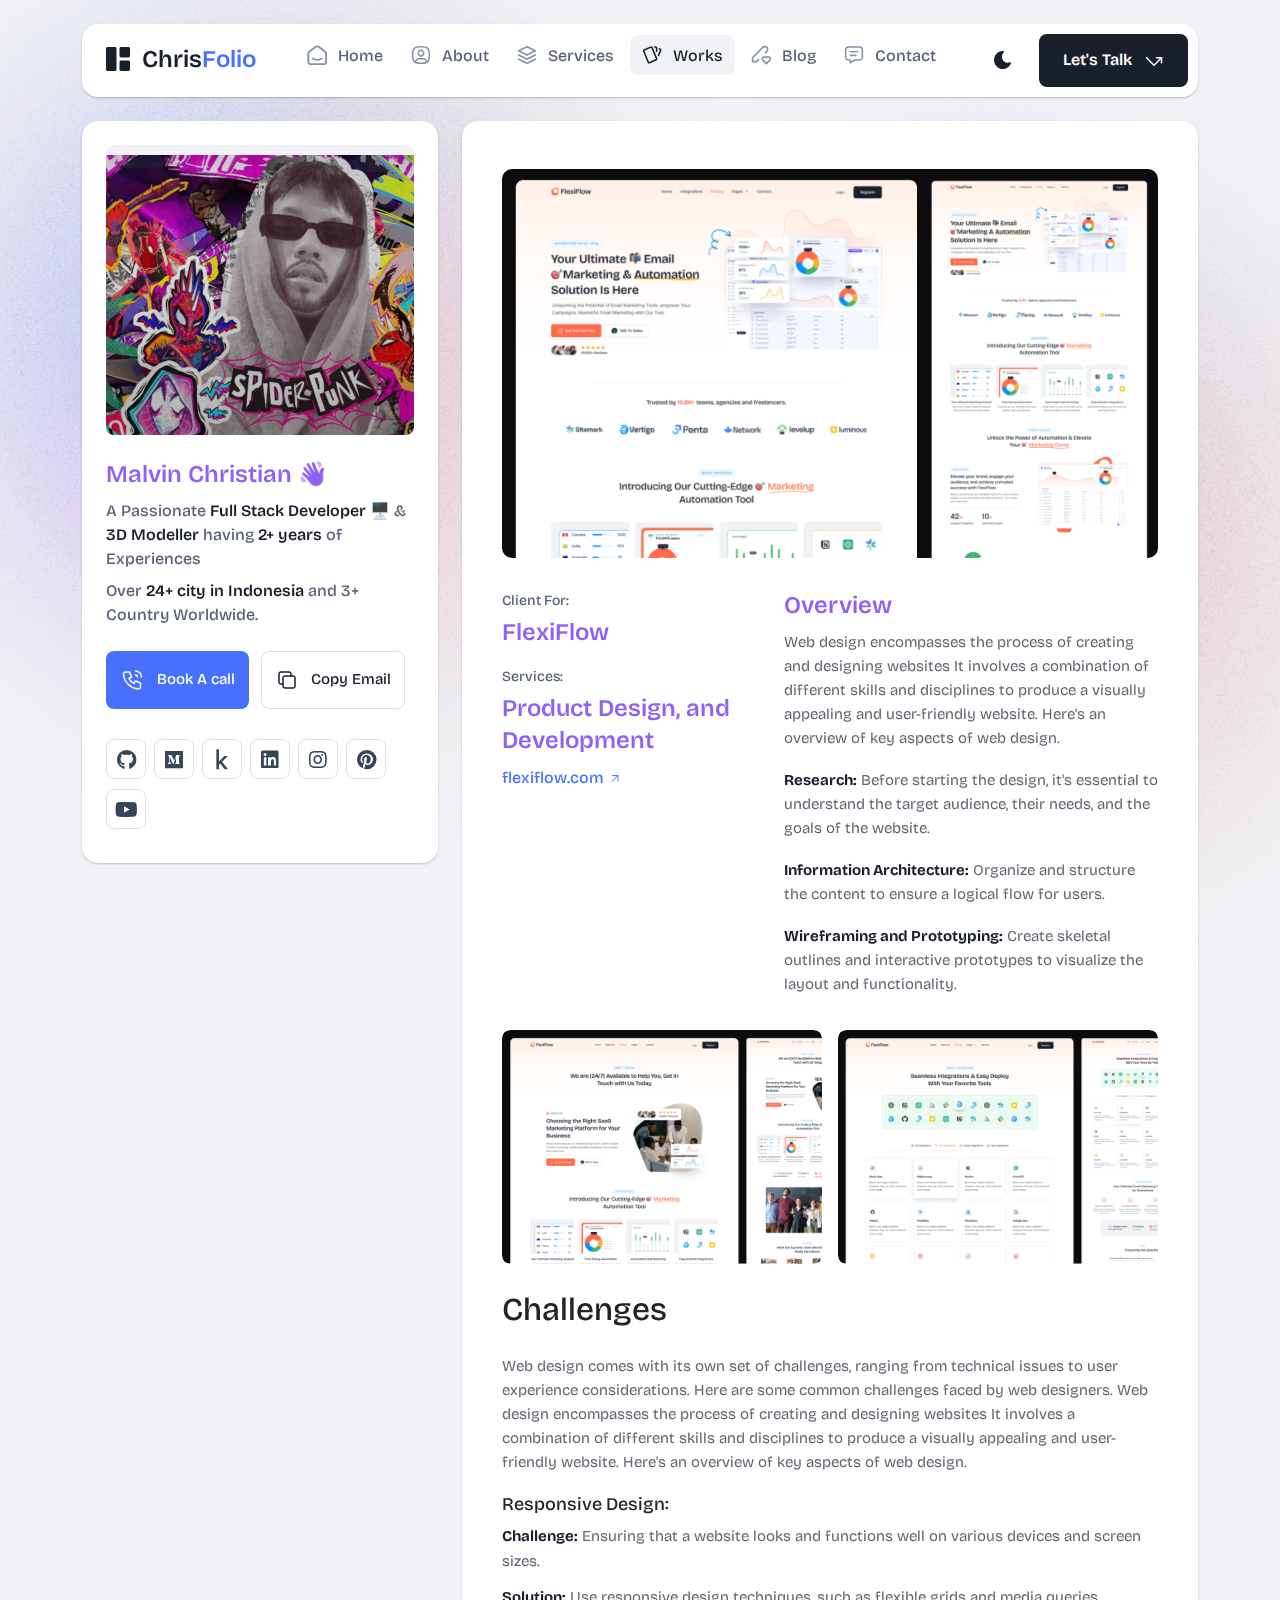
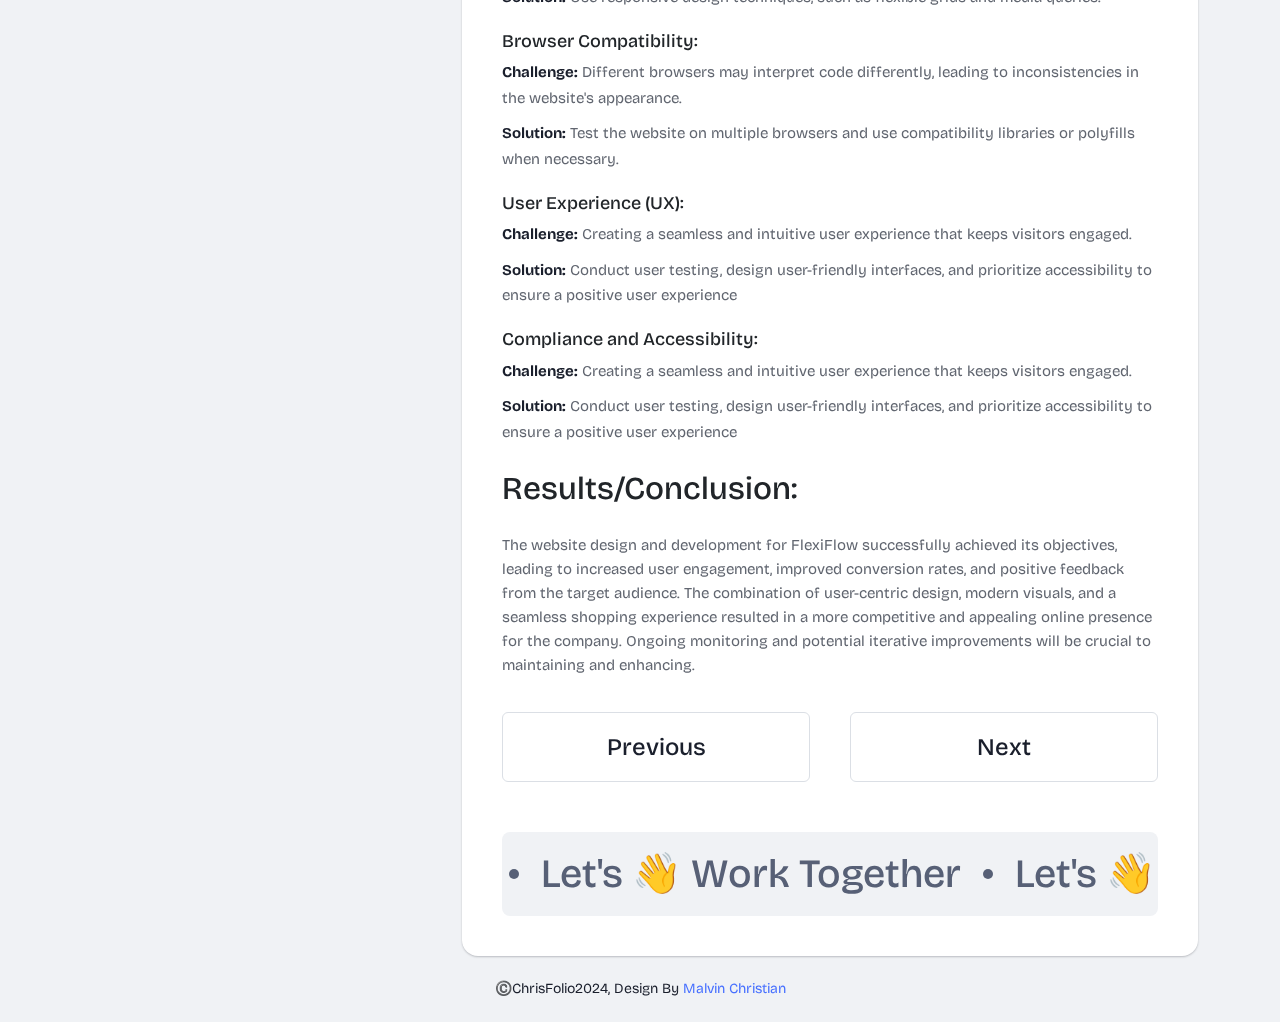
<file: portfolio-details.html>
<!DOCTYPE html>
<html lang="en">

<head>
  <meta charset="UTF-8">
  <meta http-equiv="X-UA-Compatible" content="IE=edge">
  <title>Chrisfolio - Malvin Christian Personal Portofolio</title>
  <meta name="description" content="Bentofolio - Bootstrap Personal Portfolio Template">
  <meta name="viewport" content="width=device-width, initial-scale=1">

  <link rel="shortcut icon" type="image/x-icon" href="logo/favicon.svg">
  <!-- Place favicon.ico in the root directory -->

  <!-- CSS here -->
  <link rel="stylesheet" href="assets2/css/bootstrap.min.css">
  <link rel="stylesheet" href="assets2/fontawsome/css/all.min.css">
  <link rel="stylesheet" href="assets2/fontawsome/css/fontawesome.min.css">
  <link rel="stylesheet" href="assets2/css/slick.css">
  <link rel="stylesheet" href="assets2/css/magnific-popup.css">
  <link rel="stylesheet" href="assets2/css/style.css">
  <link rel="stylesheet" href="assets2/css/responsive.css">
</head>

<body>
  <div id="page-content">
    <!-- header part start -->
    <header class="header-area">
      <nav class="navbar">
        <div class="container">
          <div class="menu-container">
            <div class="logo">
              <a class="navbar-brand me-0" href="index.html">
                <svg width="24" height="24" viewBox="0 0 24 24" fill="none" xmlns="http://www.w3.org/2000/svg">
                  <path
                    d="M0 1.5C0 1.10218 0.158035 0.720644 0.43934 0.43934C0.720644 0.158035 1.10218 0 1.5 0L9 0C9.39782 0 9.77936 0.158035 10.0607 0.43934C10.342 0.720644 10.5 1.10218 10.5 1.5V22.5C10.5 22.8978 10.342 23.2794 10.0607 23.5607C9.77936 23.842 9.39782 24 9 24H1.5C1.10218 24 0.720644 23.842 0.43934 23.5607C0.158035 23.2794 0 22.8978 0 22.5V1.5ZM13.5 1.5C13.5 1.10218 13.658 0.720644 13.9393 0.43934C14.2206 0.158035 14.6022 0 15 0L22.5 0C22.8978 0 23.2794 0.158035 23.5607 0.43934C23.842 0.720644 24 1.10218 24 1.5V9C24 9.39782 23.842 9.77936 23.5607 10.0607C23.2794 10.342 22.8978 10.5 22.5 10.5H15C14.6022 10.5 14.2206 10.342 13.9393 10.0607C13.658 9.77936 13.5 9.39782 13.5 9V1.5ZM13.5 15C13.5 14.6022 13.658 14.2206 13.9393 13.9393C14.2206 13.658 14.6022 13.5 15 13.5H22.5C22.8978 13.5 23.2794 13.658 23.5607 13.9393C23.842 14.2206 24 14.6022 24 15V22.5C24 22.8978 23.842 23.2794 23.5607 23.5607C23.2794 23.842 22.8978 24 22.5 24H15C14.6022 24 14.2206 23.842 13.9393 23.5607C13.658 23.2794 13.5 22.8978 13.5 22.5V15Z"
                    class="logo-icon" />
                </svg>
                <span>Chris<span class="primary">Folio</span></span>
              </a>
            </div>
            <div class="navbar-main d-flex flex-grow-1">
              <div class="logo inner-logo d-block d-xl-none">
                <a class="navbar-brand me-0" href="index.html">
                  <svg width="24" height="24" viewBox="0 0 24 24" fill="none" xmlns="http://www.w3.org/2000/svg">
                    <path
                      d="M0 1.5C0 1.10218 0.158035 0.720644 0.43934 0.43934C0.720644 0.158035 1.10218 0 1.5 0L9 0C9.39782 0 9.77936 0.158035 10.0607 0.43934C10.342 0.720644 10.5 1.10218 10.5 1.5V22.5C10.5 22.8978 10.342 23.2794 10.0607 23.5607C9.77936 23.842 9.39782 24 9 24H1.5C1.10218 24 0.720644 23.842 0.43934 23.5607C0.158035 23.2794 0 22.8978 0 22.5V1.5ZM13.5 1.5C13.5 1.10218 13.658 0.720644 13.9393 0.43934C14.2206 0.158035 14.6022 0 15 0L22.5 0C22.8978 0 23.2794 0.158035 23.5607 0.43934C23.842 0.720644 24 1.10218 24 1.5V9C24 9.39782 23.842 9.77936 23.5607 10.0607C23.2794 10.342 22.8978 10.5 22.5 10.5H15C14.6022 10.5 14.2206 10.342 13.9393 10.0607C13.658 9.77936 13.5 9.39782 13.5 9V1.5ZM13.5 15C13.5 14.6022 13.658 14.2206 13.9393 13.9393C14.2206 13.658 14.6022 13.5 15 13.5H22.5C22.8978 13.5 23.2794 13.658 23.5607 13.9393C23.842 14.2206 24 14.6022 24 15V22.5C24 22.8978 23.842 23.2794 23.5607 23.5607C23.2794 23.842 22.8978 24 22.5 24H15C14.6022 24 14.2206 23.842 13.9393 23.5607C13.658 23.2794 13.5 22.8978 13.5 22.5V15Z"
                      class="logo-icon" />
                  </svg>
                  <span>Chris<span class="primary">Folio</span></span>
                </a>
              </div>
              <ul class="navbar-info mx-auto">
                <li class="nav-item">
                  <a class="nav-link" aria-current="page" href="index.html">
                    <svg class="nav-icon" viewBox="0 0 15 15" fill="none" xmlns="http://www.w3.org/2000/svg">
                      <path
                        d="M13.475 4.92481L9.03083 1.46814C8.64082 1.16473 8.1608 1 7.66667 1C7.17254 1 6.69251 1.16473 6.3025 1.46814L1.8575 4.92481C1.59037 5.13254 1.37424 5.39858 1.22563 5.7026C1.07701 6.00662 0.99984 6.34058 1 6.67897V12.679C1 13.121 1.17559 13.5449 1.48816 13.8575C1.80072 14.17 2.22464 14.3456 2.66667 14.3456H12.6667C13.1087 14.3456 13.5326 14.17 13.8452 13.8575C14.1577 13.5449 14.3333 13.121 14.3333 12.679V6.67897C14.3333 5.99314 14.0167 5.34564 13.475 4.92481Z"
                        stroke-width="1.4" stroke-linecap="round" stroke-linejoin="round" />
                      <path d="M10.9753 10.1665C9.13359 11.2773 6.14859 11.2773 4.30859 10.1665" stroke-width="1.4"
                        stroke-linecap="round" stroke-linejoin="round" />
                    </svg>

                    <span>Home</span>
                  </a>
                </li>
                <li class="nav-item">
                  <a class="nav-link" href="about.html">
                    <svg class="nav-icon" viewBox="0 0 18 18" fill="none" xmlns="http://www.w3.org/2000/svg">
                      <path
                        d="M9 9.8335C9.66304 9.8335 10.2989 9.5701 10.7678 9.10126C11.2366 8.63242 11.5 7.99654 11.5 7.3335C11.5 6.67045 11.2366 6.03457 10.7678 5.56573C10.2989 5.09689 9.66304 4.8335 9 4.8335C8.33696 4.8335 7.70107 5.09689 7.23223 5.56573C6.76339 6.03457 6.5 6.67045 6.5 7.3335C6.5 7.99654 6.76339 8.63242 7.23223 9.10126C7.70107 9.5701 8.33696 9.8335 9 9.8335Z"
                        stroke-width="1.4" stroke-linecap="round" stroke-linejoin="round" />
                      <path
                        d="M9 1.5C15 1.5 16.5 3 16.5 9C16.5 15 15 16.5 9 16.5C3 16.5 1.5 15 1.5 9C1.5 3 3 1.5 9 1.5Z"
                        stroke-width="1.4" stroke-linecap="round" stroke-linejoin="round" />
                      <path
                        d="M4 15.7085V15.6668C4 14.7828 4.35119 13.9349 4.97631 13.3098C5.60143 12.6847 6.44928 12.3335 7.33333 12.3335H10.6667C11.5507 12.3335 12.3986 12.6847 13.0237 13.3098C13.6488 13.9349 14 14.7828 14 15.6668V15.7085"
                        stroke-width="1.4" stroke-linecap="round" stroke-linejoin="round" />
                    </svg>
                    About
                  </a>
                </li>
                <li class="nav-item">
                  <a class="nav-link" href="services.html">
                    <svg class="nav-icon" viewBox="0 0 16 16" fill="none" xmlns="http://www.w3.org/2000/svg">
                      <path d="M7.99967 1.3335L1.33301 4.66683L7.99967 8.00016L14.6663 4.66683L7.99967 1.3335Z"
                        stroke-width="1.4" stroke-linecap="round" stroke-linejoin="round" />
                      <path d="M1.33301 8L7.99967 11.3333L14.6663 8" stroke-width="1.4" stroke-linecap="round"
                        stroke-linejoin="round" />
                      <path d="M1.33301 11.3335L7.99967 14.6668L14.6663 11.3335" stroke-width="1.4"
                        stroke-linecap="round" stroke-linejoin="round" />
                    </svg>
                    Services
                  </a>
                </li>
                <li class="nav-item">
                  <a class="nav-link active" href="portfolio.html">
                    <svg class="nav-icon" viewBox="0 0 18 17" fill="none" xmlns="http://www.w3.org/2000/svg">
                      <path
                        d="M2.00326 3.99733L7.95159 1.40649C8.04974 1.36442 8.15533 1.34243 8.26212 1.34181C8.3689 1.34119 8.47473 1.36196 8.57337 1.40289C8.67201 1.44382 8.76145 1.50408 8.83642 1.58013C8.9114 1.65617 8.97039 1.74646 9.00992 1.84566L13.1133 11.764C13.1985 11.9651 13.2014 12.1917 13.1213 12.3949C13.0412 12.5982 12.8845 12.7618 12.6849 12.8507L6.73742 15.4415C6.63922 15.4837 6.53356 15.5058 6.42668 15.5065C6.3198 15.5072 6.21387 15.4864 6.11514 15.4455C6.0164 15.4046 5.92688 15.3442 5.85184 15.2681C5.7768 15.192 5.71778 15.1016 5.67826 15.0023L1.57492 5.08316C1.48963 4.88204 1.48673 4.65546 1.56684 4.45222C1.64696 4.24898 1.80367 4.08616 2.00326 3.99733Z"
                        stroke-width="1.4" stroke-linecap="round" stroke-linejoin="round" />
                      <path
                        d="M11.5 1.3335H12.3333C12.5543 1.3335 12.7663 1.42129 12.9226 1.57757C13.0789 1.73385 13.1667 1.94582 13.1667 2.16683V5.0835"
                        stroke-width="1.4" stroke-linecap="round" stroke-linejoin="round" />
                      <path
                        d="M15.6663 3C15.8863 3.09333 16.0997 3.18083 16.3063 3.2625C16.5098 3.34882 16.6706 3.51241 16.7534 3.71729C16.8362 3.92217 16.8343 4.15155 16.748 4.355L14.833 8.83334"
                        stroke-width="1.4" stroke-linecap="round" stroke-linejoin="round" />
                    </svg>
                    Works
                  </a>
                </li>
                <li class="nav-item">
                  <a class="nav-link" href="blog.html">
                    <svg class="nav-icon" viewBox="0 0 17 16" fill="none" xmlns="http://www.w3.org/2000/svg">
                      <path
                        d="M12.1663 6.16676L13.4163 4.91676C13.6352 4.69789 13.8088 4.43805 13.9273 4.15208C14.0457 3.86612 14.1067 3.55962 14.1067 3.25009C14.1067 2.94056 14.0457 2.63406 13.9273 2.3481C13.8088 2.06213 13.6352 1.80229 13.4163 1.58342C13.1975 1.36455 12.9376 1.19094 12.6517 1.07248C12.3657 0.954033 12.0592 0.893066 11.7497 0.893066C11.4401 0.893066 11.1336 0.954033 10.8477 1.07248C10.5617 1.19094 10.3019 1.36455 10.083 1.58342L1.33301 10.3334V13.6668H4.66634L6.33301 12.0001"
                        stroke-width="1.4" stroke-linecap="round" stroke-linejoin="round" />
                      <path
                        d="M13.0004 15.3335L15.7921 12.5968C15.9633 12.4307 16.0995 12.232 16.1926 12.0124C16.2857 11.7927 16.3339 11.5567 16.3343 11.3181C16.3347 11.0796 16.2873 10.8434 16.1948 10.6235C16.1024 10.4035 15.9669 10.2044 15.7963 10.0377C15.448 9.69712 14.9806 9.50602 14.4935 9.50509C14.0065 9.50415 13.5383 9.69346 13.1888 10.0327L13.0021 10.216L12.8163 10.0327C12.4681 9.69237 12.0008 9.50143 11.5139 9.50049C11.0271 9.49956 10.5591 9.68871 10.2096 10.0277C10.0383 10.1937 9.9021 10.3924 9.80891 10.612C9.71572 10.8316 9.66746 11.0677 9.667 11.3062C9.66653 11.5447 9.71386 11.781 9.80619 12.0009C9.89853 12.2209 10.034 12.4201 10.2046 12.5868L13.0004 15.3335Z"
                        stroke-width="1.4" stroke-linecap="round" stroke-linejoin="round" />
                    </svg>
                    Blog
                  </a>
                </li>
                <li class="nav-item">
                  <a class="nav-link" href="contact.html">
                    <svg class="nav-icon" viewBox="0 0 18 17" fill="none" xmlns="http://www.w3.org/2000/svg">
                      <path d="M5.66699 5.5H12.3337" stroke-width="1.4" stroke-linecap="round"
                        stroke-linejoin="round" />
                      <path d="M5.66699 8.8335H10.667" stroke-width="1.4" stroke-linecap="round"
                        stroke-linejoin="round" />
                      <path
                        d="M14 1.3335C14.663 1.3335 15.2989 1.59689 15.7678 2.06573C16.2366 2.53457 16.5 3.17045 16.5 3.8335V10.5002C16.5 11.1632 16.2366 11.7991 15.7678 12.2679C15.2989 12.7368 14.663 13.0002 14 13.0002H9.83333L5.66667 15.5002V13.0002H4C3.33696 13.0002 2.70107 12.7368 2.23223 12.2679C1.76339 11.7991 1.5 11.1632 1.5 10.5002V3.8335C1.5 3.17045 1.76339 2.53457 2.23223 2.06573C2.70107 1.59689 3.33696 1.3335 4 1.3335H14Z"
                        stroke-width="1.4" stroke-linecap="round" stroke-linejoin="round" />
                    </svg>
                    Contact
                  </a>
                </li>
              </ul>
              <div class="header-right-info d-flex align-items-center">
                <button class="theme-control-btn">
                  <span class="dark">
                    <svg width="24" height="24" viewBox="0 0 24 24" fill="none" xmlns="http://www.w3.org/2000/svg">
                      <path
                        d="M11.8005 3C10.207 3.0003 8.64356 3.44286 7.27683 4.28049C5.91011 5.11811 4.79139 6.31937 4.04002 7.75612C3.28865 9.19288 2.93281 10.8112 3.01046 12.4386C3.08811 14.0659 3.59633 15.6411 4.48091 16.9963C5.3655 18.3514 6.59326 19.4356 8.03324 20.1333C9.47322 20.8309 11.0714 21.1157 12.6573 20.9574C14.2432 20.7991 15.7573 20.2036 17.0381 19.2344C18.319 18.2652 19.3185 16.9587 19.9301 15.4542C20.2302 14.7162 19.5111 13.9746 18.7875 14.2752C17.5475 14.7888 16.1706 14.8418 14.8963 14.425C13.622 14.0082 12.5308 13.1479 11.8126 11.9937C11.0943 10.8396 10.7943 9.4645 10.9648 8.10764C11.1353 6.75077 11.7655 5.49792 12.7458 4.5669L12.8136 4.4949C13.2986 3.9279 12.913 3.0072 12.1464 3.0072H11.9122L11.8524 3.0018L11.7996 3H11.8005Z"
                        fill="#1A1F2C" />
                    </svg>
                    <small class="theme-text d-block d-xl-none">Change appearance</small>
                  </span>
                  <span class="light">
                    <svg width="24" height="24" viewBox="0 0 24 24" fill="none" xmlns="http://www.w3.org/2000/svg">
                      <path
                        d="M12 19C12.2449 19 12.4813 19.09 12.6644 19.2527C12.8474 19.4155 12.9643 19.6397 12.993 19.883L13 20V21C12.9997 21.2549 12.9021 21.5 12.7272 21.6854C12.5522 21.8707 12.313 21.9822 12.0586 21.9972C11.8042 22.0121 11.5536 21.9293 11.3582 21.7657C11.1627 21.6021 11.0371 21.3701 11.007 21.117L11 21V20C11 19.7348 11.1054 19.4804 11.2929 19.2929C11.4804 19.1054 11.7348 19 12 19Z"
                        fill="#FD7E41" />
                      <path
                        d="M18.3127 16.9099L18.4067 16.9929L19.1067 17.6929C19.2861 17.8729 19.3902 18.1144 19.398 18.3683C19.4057 18.6223 19.3165 18.8697 19.1485 19.0602C18.9804 19.2508 18.7462 19.3702 18.4933 19.3943C18.2403 19.4184 17.9877 19.3454 17.7867 19.1899L17.6927 19.1069L16.9927 18.4069C16.8202 18.2347 16.7165 18.0053 16.7012 17.7619C16.6859 17.5186 16.76 17.278 16.9097 17.0855C17.0593 16.893 17.2741 16.7618 17.5137 16.7166C17.7533 16.6713 18.0012 16.7152 18.2107 16.8399L18.3127 16.9099Z"
                        fill="#FD7E41" />
                      <path
                        d="M7.00747 16.993C7.17965 17.1652 7.28308 17.3943 7.29836 17.6373C7.31364 17.8803 7.23972 18.1206 7.09047 18.313L7.00747 18.407L6.30747 19.107C6.12751 19.2863 5.88604 19.3905 5.63209 19.3982C5.37814 19.406 5.13076 19.3168 4.94019 19.1487C4.74963 18.9807 4.63017 18.7464 4.60607 18.4935C4.58198 18.2406 4.65506 17.988 4.81047 17.787L4.89347 17.693L5.59347 16.993C5.781 16.8055 6.03531 16.7002 6.30047 16.7002C6.56563 16.7002 6.81994 16.8055 7.00747 16.993Z"
                        fill="#FD7E41" />
                      <path
                        d="M3.99987 11C4.25475 11.0003 4.4999 11.0979 4.68524 11.2728C4.87057 11.4478 4.9821 11.687 4.99704 11.9414C5.01198 12.1958 4.92919 12.4464 4.7656 12.6418C4.60201 12.8373 4.36996 12.9629 4.11687 12.993L3.99987 13H2.99987C2.74499 12.9997 2.49984 12.9021 2.3145 12.7272C2.12916 12.5522 2.01763 12.313 2.0027 12.0586C1.98776 11.8042 2.07054 11.5536 2.23413 11.3582C2.39772 11.1627 2.62977 11.0371 2.88287 11.007L2.99987 11H3.99987Z"
                        fill="#FD7E41" />
                      <path
                        d="M20.9999 11C21.2547 11.0003 21.4999 11.0979 21.6852 11.2728C21.8706 11.4478 21.9821 11.687 21.997 11.9414C22.012 12.1958 21.9292 12.4464 21.7656 12.6418C21.602 12.8373 21.37 12.9629 21.1169 12.993L20.9999 13H19.9999C19.745 12.9997 19.4998 12.9021 19.3145 12.7272C19.1292 12.5522 19.0176 12.313 19.0027 12.0586C18.9878 11.8042 19.0705 11.5536 19.2341 11.3582C19.3977 11.1627 19.6298 11.0371 19.8829 11.007L19.9999 11H20.9999Z"
                        fill="#FD7E41" />
                      <path
                        d="M6.21264 4.80985L6.30664 4.89285L7.00664 5.59285C7.18599 5.77281 7.29011 6.01429 7.29787 6.26824C7.30562 6.52219 7.21642 6.76957 7.04839 6.96013C6.88036 7.1507 6.64609 7.27016 6.39316 7.29425C6.14024 7.31834 5.88763 7.24526 5.68664 7.08985L5.59264 7.00685L4.89264 6.30685C4.72073 6.13453 4.61757 5.90543 4.6025 5.66248C4.58744 5.41954 4.6615 5.17945 4.8108 4.98721C4.9601 4.79497 5.1744 4.66378 5.41351 4.61824C5.65262 4.57271 5.90013 4.61594 6.10964 4.73985L6.21264 4.80985Z"
                        fill="#FD7E41" />
                      <path
                        d="M19.1071 4.89288C19.2793 5.06508 19.3827 5.29418 19.398 5.5372C19.4132 5.78023 19.3393 6.02048 19.1901 6.21288L19.1071 6.30688L18.4071 7.00688C18.2271 7.18623 17.9856 7.29036 17.7317 7.29811C17.4777 7.30587 17.2304 7.21667 17.0398 7.04864C16.8492 6.8806 16.7298 6.64633 16.7057 6.39341C16.6816 6.14049 16.7547 5.88788 16.9101 5.68688L16.9931 5.59288L17.6931 4.89288C17.8806 4.70541 18.1349 4.6001 18.4001 4.6001C18.6652 4.6001 18.9196 4.70541 19.1071 4.89288Z"
                        fill="#FD7E41" />
                      <path
                        d="M12 2C12.2449 2.00003 12.4813 2.08996 12.6644 2.25272C12.8474 2.41547 12.9643 2.63975 12.993 2.883L13 3V4C12.9997 4.25488 12.9021 4.50003 12.7272 4.68537C12.5522 4.8707 12.313 4.98223 12.0586 4.99717C11.8042 5.01211 11.5536 4.92933 11.3582 4.76573C11.1627 4.60214 11.0371 4.3701 11.007 4.117L11 4V3C11 2.73478 11.1054 2.48043 11.2929 2.29289C11.4804 2.10536 11.7348 2 12 2Z"
                        fill="#FD7E41" />
                      <path
                        d="M12 7C12.9797 6.99994 13.9378 7.28769 14.7553 7.8275C15.5729 8.36731 16.2138 9.1354 16.5986 10.0364C16.9833 10.9373 17.0949 11.9315 16.9195 12.8953C16.7441 13.8592 16.2893 14.7502 15.6118 15.4579C14.9343 16.1655 14.0638 16.6585 13.1085 16.8756C12.1532 17.0928 11.1552 17.0245 10.2383 16.6793C9.3215 16.334 8.52629 15.7271 7.95146 14.9338C7.37663 14.1405 7.04752 13.1958 7.005 12.217L7 12L7.005 11.783C7.06092 10.4958 7.61161 9.27978 8.54222 8.38866C9.47284 7.49754 10.7115 7.00007 12 7Z"
                        fill="#FD7E41" />
                    </svg>
                    <small class="theme-text d-block d-xl-none">Change appearance</small>
                  </span>
                </button>
                <a href="contact.html" class="lets-talk-btn">
                  Let's Talk
                  <svg class="icon" width="20" height="20" viewBox="0 0 20 20" fill="none"
                    xmlns="http://www.w3.org/2000/svg">
                    <path d="M17.5 11.6665V6.6665H12.5" stroke="white" stroke-width="1.5" stroke-linecap="round"
                      stroke-linejoin="round" />
                    <path d="M17.5 6.6665L10 14.1665L2.5 6.6665" stroke="white" stroke-width="1.5"
                      stroke-linecap="round" stroke-linejoin="round" />
                  </svg>
                </a>
              </div>
            </div>
            <div class="mobile-menu-overlay d-block d-lg-none"></div>
            <div class="mobile-menu-control-bar d-block d-xl-none">
              <button class="mobile-menu-control-bar">
                <i class="fas fa-bars"></i>
              </button>
            </div>
          </div>
        </div>
      </nav>
    </header>
    <!-- header part end -->

    <!-- main area part start -->
    <main>

      <section class="content-box-area mt-4">
        <div class="container">
          <div class="row g-4">
            <div class="col-xl-4">
              <div class="card profile-card">
                <div class="card-body">
                  <div class="image text-center">
                    <img src="assets/img/pfl/profile.png" alt="profile">
                  </div>
                  <div class="text">
                    <h3 class="card-title">Malvin Christian 👋</h3>
                    <p>A Passionate <span>Full Stack Developer</span> 🖥️ & <span>3D Modeller</span> having <span>2+ years</span> of Experiences</p>
                    <p>Over <span>24+ city in Indonesia</span> and 3+ Country Worldwide.</p>
                    <div class="common-button-groups">
                      <a class="btn btn-call" href="portfolio-details.html#">
                        <svg class="icon" width="25" height="24" viewBox="0 0 25 24" fill="none"
                          xmlns="http://www.w3.org/2000/svg">
                          <path
                            d="M5.5 4H9.5L11.5 9L9 10.5C10.071 12.6715 11.8285 14.429 14 15.5L15.5 13L20.5 15V19C20.5 19.5304 20.2893 20.0391 19.9142 20.4142C19.5391 20.7893 19.0304 21 18.5 21C14.5993 20.763 10.9202 19.1065 8.15683 16.3432C5.3935 13.5798 3.73705 9.90074 3.5 6C3.5 5.46957 3.71071 4.96086 4.08579 4.58579C4.46086 4.21071 4.96957 4 5.5 4Z"
                            stroke="white" stroke-width="1.5" stroke-linecap="round" stroke-linejoin="round" />
                          <path
                            d="M15.5 7C16.0304 7 16.5391 7.21071 16.9142 7.58579C17.2893 7.96086 17.5 8.46957 17.5 9"
                            stroke="white" stroke-width="1.5" stroke-linecap="round" stroke-linejoin="round" />
                          <path d="M15.5 3C17.0913 3 18.6174 3.63214 19.7426 4.75736C20.8679 5.88258 21.5 7.4087 21.5 9"
                            stroke="white" stroke-width="1.5" stroke-linecap="round" stroke-linejoin="round" />
                        </svg>
                        Book A call
                      </a>
                      <button class="btn btn-copy" data-clipboard-text="example@example.com">
                        <svg class="icon" width="24" height="24" viewBox="0 0 24 24" fill="none"
                          xmlns="http://www.w3.org/2000/svg">
                          <path
                            d="M8 10C8 9.46957 8.21071 8.96086 8.58579 8.58579C8.96086 8.21071 9.46957 8 10 8H18C18.5304 8 19.0391 8.21071 19.4142 8.58579C19.7893 8.96086 20 9.46957 20 10V18C20 18.5304 19.7893 19.0391 19.4142 19.4142C19.0391 19.7893 18.5304 20 18 20H10C9.46957 20 8.96086 19.7893 8.58579 19.4142C8.21071 19.0391 8 18.5304 8 18V10Z"
                            stroke-width="1.5" stroke-linecap="round" stroke-linejoin="round" />
                          <path
                            d="M16 8V6C16 5.46957 15.7893 4.96086 15.4142 4.58579C15.0391 4.21071 14.5304 4 14 4H6C5.46957 4 4.96086 4.21071 4.58579 4.58579C4.21071 4.96086 4 5.46957 4 6V14C4 14.5304 4.21071 15.0391 4.58579 15.4142C4.96086 15.7893 5.46957 16 6 16H8"
                            stroke-width="1.5" stroke-linecap="round" stroke-linejoin="round" />
                        </svg>
                        Copy Email
                      </button>
                    </div>
                    <div class="social-media-icon">
                      <ul class="list-unstyled">
                        <li><a href="https://github.com/vinnchris"><i class="fab fa-github"></i></a></li>
                        <li><a href="https://medium.com/@vinnchris09"><i class="fab fa-medium"></i></a></li>
                        <li><a href="https://www.kaggle.com/malvinchristian"><i class="fab fa-kaggle"></i></a></li>
                        <li><a href="https://linkedin.com/in/christian-malvin"><i class="fab fa-linkedin"></i></a></li>
                        <li><a href="https://www.instagram.com/vinnchris_"><i class="fab fa-instagram"></i></a></li>
                        <li><a href="https://pin.it/72yiONZ0r"><i class="fab fa-pinterest"></i></a></li>
                        <li><a href="https://youtube.com/@malvinchristian?si=GptBdq7LBtSVuRoG"><i class="fab fa-youtube"></i></a></li>
                      </ul>
                    </div>
                  </div>
                </div>
              </div>
            </div>
            <div class="col-xl-8">
              <div class="card content-box-card">
                <div class="card-body portfolio-card">
                  <div class="portfolio-details-area">
                    <div class="main-image">
                      <img src="assets/img/projects/project-details-1.png" alt="project-details-1">
                    </div>
                    <div class="portfolio-details-text">
                      <div class="short-info">
                        <div class="info-item">
                          <p class="subtitle">Client For:</p>
                          <h4 class="card-title">FlexiFlow</h4>
                        </div>
                        <div class="info-item">
                          <p class="subtitle">Services:</p>
                          <h4 class="card-title">Product Design, and Development</h4>
                          <a href="portfolio-details.html#" class="website">
                            flexiflow.com
                            <svg class="arrow-up" width="14" height="15" viewBox="0 0 14 15" fill="none"
                              xmlns="http://www.w3.org/2000/svg">
                              <path d="M9.91634 4.5835L4.08301 10.4168" stroke-linecap="round" stroke-linejoin="round">
                              </path>
                              <path d="M4.66699 4.5835H9.91699V9.8335" stroke-linecap="round" stroke-linejoin="round">
                              </path>
                            </svg>
                          </a>
                        </div>
                      </div>
                      <div class="overview">
                        <h4 class="card-title">Overview</h4>
                        <p>Web design encompasses the process of creating and designing websites It involves a
                          combination of different skills and disciplines to produce a visually appealing and
                          user-friendly website. Here's an overview of key aspects of web design.</p>
                        <p>
                          <b>Research:</b> Before starting the design, it's essential to understand the target audience,
                          their
                          needs, and the goals of the website.

                        </p>
                        <p><b>Information Architecture:</b> Organize and structure the content to ensure a logical flow
                          for
                          users.</p>
                        <p> <b>Wireframing and Prototyping:</b> Create skeletal outlines and interactive prototypes to
                          visualize
                          the layout and functionality.</p>
                      </div>
                    </div>
                    <div class="inner-images">
                      <div class="row g-3">
                        <div class="col-md-6">
                          <div class="image-item">
                            <img src="assets/img/projects/project-details-2.png" alt="project-details-2"
                              class="img-fluid w-100">
                          </div>
                        </div>
                        <div class="col-md-6">
                          <div class="image-item">
                            <img src="assets/img/projects/project-details-3.png" alt="project-details-3"
                              class="img-fluid w-100">
                          </div>
                        </div>
                      </div>
                    </div>
                    <div class="more-info-block">
                      <h3 class="more-info-title">Challenges</h3>
                      <p>Web design comes with its own set of challenges, ranging from technical issues to user
                        experience considerations. Here are some common challenges faced by web designers. Web design
                        encompasses the process of creating and designing websites It involves a combination of
                        different skills and disciplines to produce a visually appealing and user-friendly website.
                        Here's an overview of key aspects of web design.</p>
                      <h5 class="more-info-subtitle">Responsive Design:</h5>
                      <ul class="list-unstyled">
                        <li>
                          <b>Challenge:</b> Ensuring that a website looks and functions well on various devices and
                          screen
                          sizes.
                        </li>
                        <li>
                          <b>Solution:</b> Use responsive design techniques, such as flexible grids and media queries.
                        </li>
                      </ul>
                      <h5 class="more-info-subtitle">Browser Compatibility:
                      </h5>
                      <ul class="list-unstyled">
                        <li>
                          <b>Challenge:</b> Different browsers may interpret code differently, leading to
                          inconsistencies
                          in the website's appearance.
                        </li>
                        <li>
                          <b>Solution:</b> Test the website on multiple browsers and use compatibility libraries or
                          polyfills when necessary.
                        </li>
                      </ul>

                      <h5 class="more-info-subtitle">User Experience (UX):
                      </h5>
                      <ul class="list-unstyled">
                        <li>
                          <b>Challenge:</b> Creating a seamless and intuitive user experience that keeps visitors
                          engaged.
                        </li>
                        <li>
                          <b> Solution:</b>
                          Conduct user testing, design user-friendly interfaces, and prioritize accessibility to ensure
                          a
                          positive user experience
                        </li>
                      </ul>
                      <h5 class="more-info-subtitle">Compliance and Accessibility:
                      </h5>
                      <ul class="list-unstyled">
                        <li>
                          <b>Challenge:</b> Creating a seamless and intuitive user experience that keeps visitors
                          engaged.
                        </li>
                        <li>
                          <b>Solution:</b> Conduct user testing, design user-friendly interfaces, and prioritize
                          accessibility to ensure a positive user experience
                        </li>
                      </ul>

                      <h3 class="more-info-title">Results/Conclusion:</h3>
                      <p>The website design and development for FlexiFlow successfully achieved its objectives, leading
                        to increased user engagement, improved conversion rates, and positive feedback from the target
                        audience. The combination of user-centric design, modern visuals, and a seamless shopping
                        experience resulted in a more competitive and appealing online presence for the company. Ongoing
                        monitoring and potential iterative improvements will be crucial to maintaining and enhancing.
                      </p>
                    </div>
                    <div class="prev-and-next-btn">
                      <button class="btn btn-prev">Previous</button>
                      <button class="btn btn-next">Next</button>
                    </div>
                  </div>

                  <div class="work-together-slider">
                    <div class="slider-main d-flex gap-4 align-items-center">
                      <div class="slider-item">
                        <a href="contact.html">Let's 👋 Work Together</a>
                        <a href="contact.html">Let's 👋 Work Together</a>
                      </div>
                      <div class="slider-item">
                        <a href="contact.html">Let's 👋 Work Together</a>
                        <a href="contact.html">Let's 👋 Work Together</a>
                      </div>
                    </div>
                  </div>
                </div>
              </div>
            </div>
          </div>
        </div>
      </section>

      <!-- background shape area start -->
      <div class="background-shapes">
        <div class="shape-1 common-shape">
          <img src="assets/img/bg/banner-shape-1.png" alt="banner-shape-1">
        </div>
        <div class="shape-2 common-shape">
          <img src="assets/img/bg/banner-shape-1.png" alt="banner-shape-1">
        </div>
        <div class="threed-shape-1 move-with-cursor" data-value="1">
          <img src="assets/img/bg/object-3d-1.png" alt="object-3d-1">
        </div>
        <div class="threed-shape-2 move-with-cursor" data-value="1">
          <img src="assets/img/bg/object-3d-2.png" alt="object-3d-2">
        </div>
      </div>
      <!-- background shape area end -->
    </main>
    <!-- main area part end -->

    <!-- footer part start -->
    <footer class="footer-area">
      <div class="container">
        <div class="text text-center">
          <p>©️ChrisFolio2024, Design By <a href="https://www.instagram.com/vinnchris_">Malvin Christian</a></p>
        </div>
      </div>
    </footer>
    <!-- footer part end -->
  </div>

  <!-- JS here -->
  <script src="assets2/js/vendor/jquery-3.6.0.min.js"></script>
  <script src="assets2/js/bootstrap.bundle.min.js"></script>
  <script src="assets2/js/jquery.magnific-popup.min.js"></script>
  <script src="assets2/js/ajax-form.js"></script>
  <script src="assets2/js/clipboard.min.js"></script>
  <script src="assets2/js/slick.min.js"></script>
  <script src="assets2/js/script.js"></script>
</body>


</html>
</file>
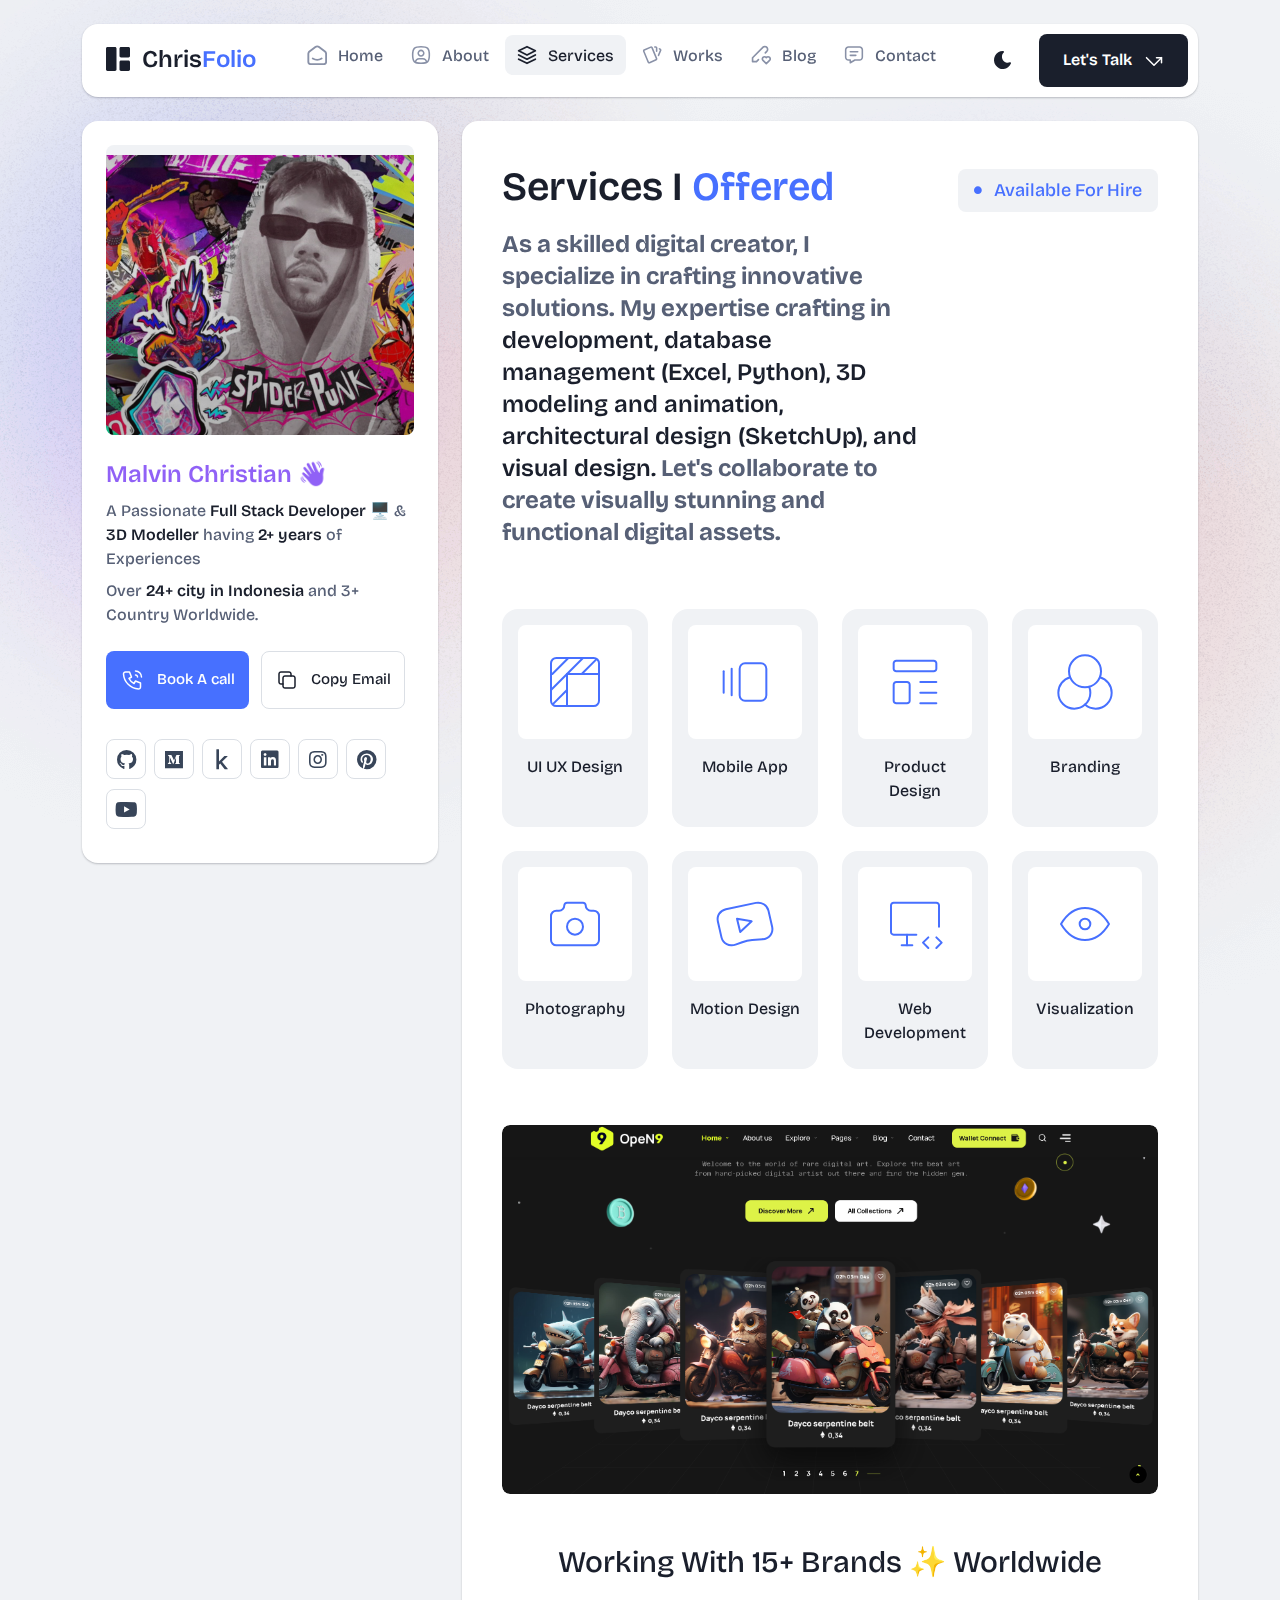
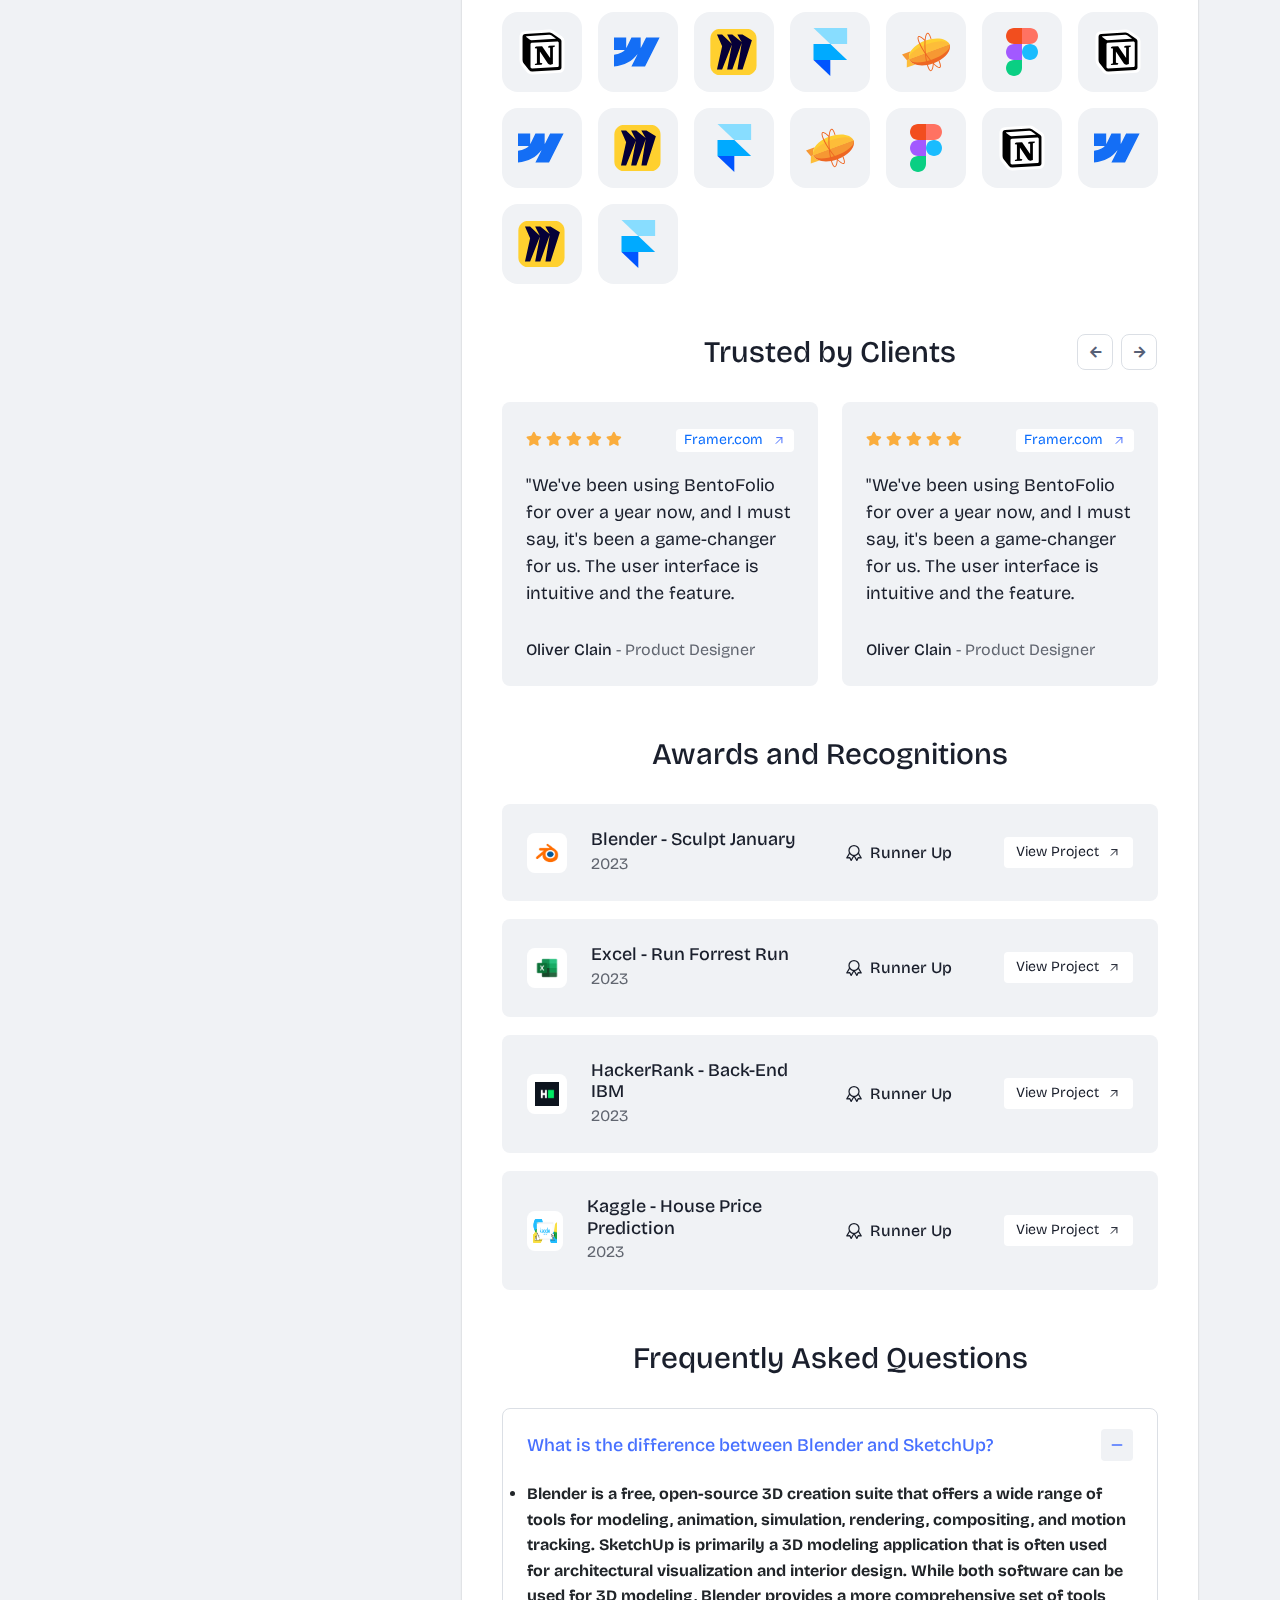
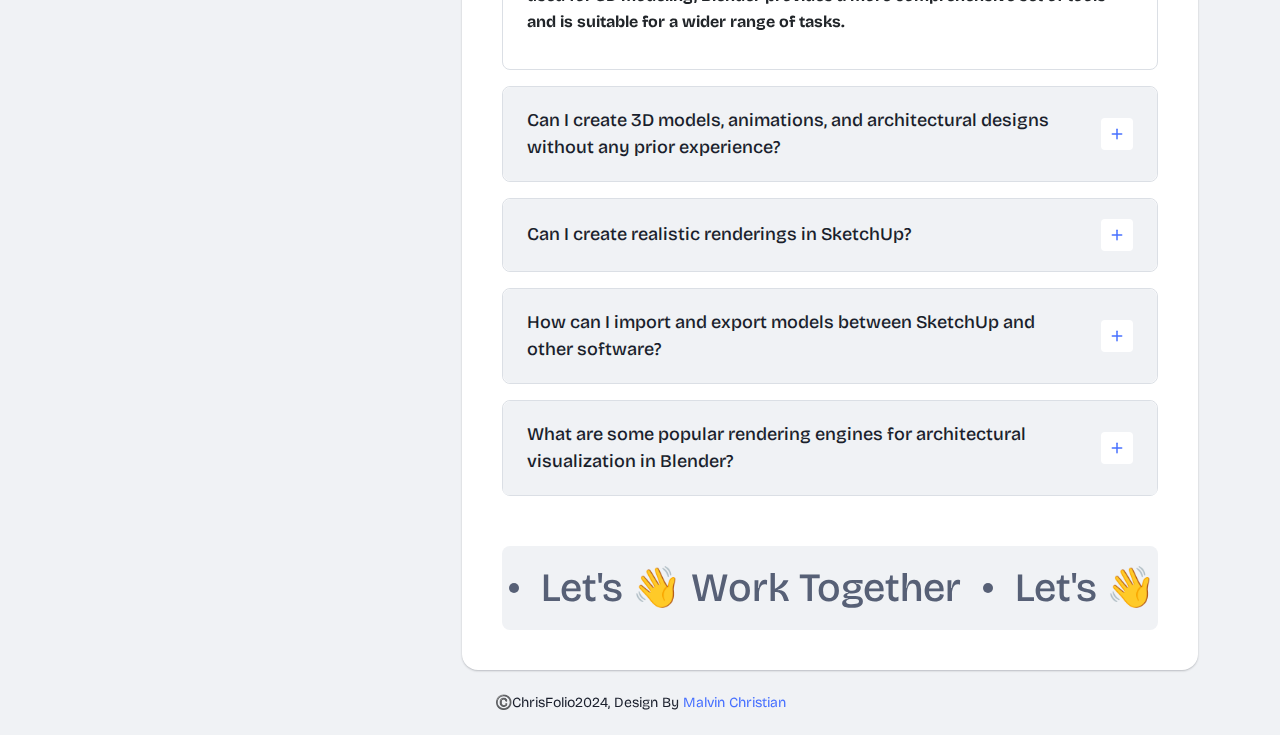
<file: services.html>
<!DOCTYPE html>
<html lang="en">

<head>
  <meta charset="UTF-8">
  <meta http-equiv="X-UA-Compatible" content="IE=edge">
  <title>Chrisfolio - Malvin Christian Personal Portofolio</title>
  <meta name="description" content="Bentofolio - Bootstrap Personal Portfolio Template">
  <meta name="viewport" content="width=device-width, initial-scale=1">

  <link rel="shortcut icon" type="image/x-icon" href="logo/favicon.svg">
  <!-- Place favicon.ico in the root directory -->

  <!-- CSS here -->
  <link rel="stylesheet" href="assets2/css/bootstrap.min.css">
  <link rel="stylesheet" href="assets2/fontawsome/css/all.min.css">
  <link rel="stylesheet" href="assets2/fontawsome/css/fontawesome.min.css">
  <link rel="stylesheet" href="assets2/css/slick.css">
  <link rel="stylesheet" href="assets2/css/magnific-popup.css">
  <link rel="stylesheet" href="assets2/css/style.css">
  <link rel="stylesheet" href="assets2/css/responsive.css">
</head>

<body>
  <div id="page-content">
    <!-- header part start -->
    <header class="header-area">
      <nav class="navbar">
        <div class="container">
          <div class="menu-container">
            <div class="logo">
              <a class="navbar-brand me-0" href="index.html">
                <svg width="24" height="24" viewBox="0 0 24 24" fill="none" xmlns="http://www.w3.org/2000/svg">
                  <path
                    d="M0 1.5C0 1.10218 0.158035 0.720644 0.43934 0.43934C0.720644 0.158035 1.10218 0 1.5 0L9 0C9.39782 0 9.77936 0.158035 10.0607 0.43934C10.342 0.720644 10.5 1.10218 10.5 1.5V22.5C10.5 22.8978 10.342 23.2794 10.0607 23.5607C9.77936 23.842 9.39782 24 9 24H1.5C1.10218 24 0.720644 23.842 0.43934 23.5607C0.158035 23.2794 0 22.8978 0 22.5V1.5ZM13.5 1.5C13.5 1.10218 13.658 0.720644 13.9393 0.43934C14.2206 0.158035 14.6022 0 15 0L22.5 0C22.8978 0 23.2794 0.158035 23.5607 0.43934C23.842 0.720644 24 1.10218 24 1.5V9C24 9.39782 23.842 9.77936 23.5607 10.0607C23.2794 10.342 22.8978 10.5 22.5 10.5H15C14.6022 10.5 14.2206 10.342 13.9393 10.0607C13.658 9.77936 13.5 9.39782 13.5 9V1.5ZM13.5 15C13.5 14.6022 13.658 14.2206 13.9393 13.9393C14.2206 13.658 14.6022 13.5 15 13.5H22.5C22.8978 13.5 23.2794 13.658 23.5607 13.9393C23.842 14.2206 24 14.6022 24 15V22.5C24 22.8978 23.842 23.2794 23.5607 23.5607C23.2794 23.842 22.8978 24 22.5 24H15C14.6022 24 14.2206 23.842 13.9393 23.5607C13.658 23.2794 13.5 22.8978 13.5 22.5V15Z"
                    class="logo-icon" />
                </svg>
                <span>Chris<span class="primary">Folio</span></span>
              </a>
            </div>
            <div class="navbar-main d-flex flex-grow-1">
              <div class="logo inner-logo d-block d-xl-none">
                <a class="navbar-brand me-0" href="index.html">
                  <svg width="24" height="24" viewBox="0 0 24 24" fill="none" xmlns="http://www.w3.org/2000/svg">
                    <path
                      d="M0 1.5C0 1.10218 0.158035 0.720644 0.43934 0.43934C0.720644 0.158035 1.10218 0 1.5 0L9 0C9.39782 0 9.77936 0.158035 10.0607 0.43934C10.342 0.720644 10.5 1.10218 10.5 1.5V22.5C10.5 22.8978 10.342 23.2794 10.0607 23.5607C9.77936 23.842 9.39782 24 9 24H1.5C1.10218 24 0.720644 23.842 0.43934 23.5607C0.158035 23.2794 0 22.8978 0 22.5V1.5ZM13.5 1.5C13.5 1.10218 13.658 0.720644 13.9393 0.43934C14.2206 0.158035 14.6022 0 15 0L22.5 0C22.8978 0 23.2794 0.158035 23.5607 0.43934C23.842 0.720644 24 1.10218 24 1.5V9C24 9.39782 23.842 9.77936 23.5607 10.0607C23.2794 10.342 22.8978 10.5 22.5 10.5H15C14.6022 10.5 14.2206 10.342 13.9393 10.0607C13.658 9.77936 13.5 9.39782 13.5 9V1.5ZM13.5 15C13.5 14.6022 13.658 14.2206 13.9393 13.9393C14.2206 13.658 14.6022 13.5 15 13.5H22.5C22.8978 13.5 23.2794 13.658 23.5607 13.9393C23.842 14.2206 24 14.6022 24 15V22.5C24 22.8978 23.842 23.2794 23.5607 23.5607C23.2794 23.842 22.8978 24 22.5 24H15C14.6022 24 14.2206 23.842 13.9393 23.5607C13.658 23.2794 13.5 22.8978 13.5 22.5V15Z"
                      class="logo-icon" />
                  </svg>
                  <span>Chris<span class="primary">Folio</span></span>
                </a>
              </div>
              <ul class="navbar-info mx-auto">
                <li class="nav-item">
                  <a class="nav-link" aria-current="page" href="index.html">
                    <svg class="nav-icon" viewBox="0 0 15 15" fill="none" xmlns="http://www.w3.org/2000/svg">
                      <path
                        d="M13.475 4.92481L9.03083 1.46814C8.64082 1.16473 8.1608 1 7.66667 1C7.17254 1 6.69251 1.16473 6.3025 1.46814L1.8575 4.92481C1.59037 5.13254 1.37424 5.39858 1.22563 5.7026C1.07701 6.00662 0.99984 6.34058 1 6.67897V12.679C1 13.121 1.17559 13.5449 1.48816 13.8575C1.80072 14.17 2.22464 14.3456 2.66667 14.3456H12.6667C13.1087 14.3456 13.5326 14.17 13.8452 13.8575C14.1577 13.5449 14.3333 13.121 14.3333 12.679V6.67897C14.3333 5.99314 14.0167 5.34564 13.475 4.92481Z"
                        stroke-width="1.4" stroke-linecap="round" stroke-linejoin="round" />
                      <path d="M10.9753 10.1665C9.13359 11.2773 6.14859 11.2773 4.30859 10.1665" stroke-width="1.4"
                        stroke-linecap="round" stroke-linejoin="round" />
                    </svg>

                    <span>Home</span>
                  </a>
                </li>
                <li class="nav-item">
                  <a class="nav-link" href="about.html">
                    <svg class="nav-icon" viewBox="0 0 18 18" fill="none" xmlns="http://www.w3.org/2000/svg">
                      <path
                        d="M9 9.8335C9.66304 9.8335 10.2989 9.5701 10.7678 9.10126C11.2366 8.63242 11.5 7.99654 11.5 7.3335C11.5 6.67045 11.2366 6.03457 10.7678 5.56573C10.2989 5.09689 9.66304 4.8335 9 4.8335C8.33696 4.8335 7.70107 5.09689 7.23223 5.56573C6.76339 6.03457 6.5 6.67045 6.5 7.3335C6.5 7.99654 6.76339 8.63242 7.23223 9.10126C7.70107 9.5701 8.33696 9.8335 9 9.8335Z"
                        stroke-width="1.4" stroke-linecap="round" stroke-linejoin="round" />
                      <path
                        d="M9 1.5C15 1.5 16.5 3 16.5 9C16.5 15 15 16.5 9 16.5C3 16.5 1.5 15 1.5 9C1.5 3 3 1.5 9 1.5Z"
                        stroke-width="1.4" stroke-linecap="round" stroke-linejoin="round" />
                      <path
                        d="M4 15.7085V15.6668C4 14.7828 4.35119 13.9349 4.97631 13.3098C5.60143 12.6847 6.44928 12.3335 7.33333 12.3335H10.6667C11.5507 12.3335 12.3986 12.6847 13.0237 13.3098C13.6488 13.9349 14 14.7828 14 15.6668V15.7085"
                        stroke-width="1.4" stroke-linecap="round" stroke-linejoin="round" />
                    </svg>
                    About
                  </a>
                </li>
                <li class="nav-item">
                  <a class="nav-link active" href="services.html">
                    <svg class="nav-icon" viewBox="0 0 16 16" fill="none" xmlns="http://www.w3.org/2000/svg">
                      <path d="M7.99967 1.3335L1.33301 4.66683L7.99967 8.00016L14.6663 4.66683L7.99967 1.3335Z"
                        stroke-width="1.4" stroke-linecap="round" stroke-linejoin="round" />
                      <path d="M1.33301 8L7.99967 11.3333L14.6663 8" stroke-width="1.4" stroke-linecap="round"
                        stroke-linejoin="round" />
                      <path d="M1.33301 11.3335L7.99967 14.6668L14.6663 11.3335" stroke-width="1.4"
                        stroke-linecap="round" stroke-linejoin="round" />
                    </svg>
                    Services
                  </a>
                </li>
                <li class="nav-item">
                  <a class="nav-link" href="portfolio.html">
                    <svg class="nav-icon" viewBox="0 0 18 17" fill="none" xmlns="http://www.w3.org/2000/svg">
                      <path
                        d="M2.00326 3.99733L7.95159 1.40649C8.04974 1.36442 8.15533 1.34243 8.26212 1.34181C8.3689 1.34119 8.47473 1.36196 8.57337 1.40289C8.67201 1.44382 8.76145 1.50408 8.83642 1.58013C8.9114 1.65617 8.97039 1.74646 9.00992 1.84566L13.1133 11.764C13.1985 11.9651 13.2014 12.1917 13.1213 12.3949C13.0412 12.5982 12.8845 12.7618 12.6849 12.8507L6.73742 15.4415C6.63922 15.4837 6.53356 15.5058 6.42668 15.5065C6.3198 15.5072 6.21387 15.4864 6.11514 15.4455C6.0164 15.4046 5.92688 15.3442 5.85184 15.2681C5.7768 15.192 5.71778 15.1016 5.67826 15.0023L1.57492 5.08316C1.48963 4.88204 1.48673 4.65546 1.56684 4.45222C1.64696 4.24898 1.80367 4.08616 2.00326 3.99733Z"
                        stroke-width="1.4" stroke-linecap="round" stroke-linejoin="round" />
                      <path
                        d="M11.5 1.3335H12.3333C12.5543 1.3335 12.7663 1.42129 12.9226 1.57757C13.0789 1.73385 13.1667 1.94582 13.1667 2.16683V5.0835"
                        stroke-width="1.4" stroke-linecap="round" stroke-linejoin="round" />
                      <path
                        d="M15.6663 3C15.8863 3.09333 16.0997 3.18083 16.3063 3.2625C16.5098 3.34882 16.6706 3.51241 16.7534 3.71729C16.8362 3.92217 16.8343 4.15155 16.748 4.355L14.833 8.83334"
                        stroke-width="1.4" stroke-linecap="round" stroke-linejoin="round" />
                    </svg>
                    Works
                  </a>
                </li>
                <li class="nav-item">
                  <a class="nav-link" href="blog.html">
                    <svg class="nav-icon" viewBox="0 0 17 16" fill="none" xmlns="http://www.w3.org/2000/svg">
                      <path
                        d="M12.1663 6.16676L13.4163 4.91676C13.6352 4.69789 13.8088 4.43805 13.9273 4.15208C14.0457 3.86612 14.1067 3.55962 14.1067 3.25009C14.1067 2.94056 14.0457 2.63406 13.9273 2.3481C13.8088 2.06213 13.6352 1.80229 13.4163 1.58342C13.1975 1.36455 12.9376 1.19094 12.6517 1.07248C12.3657 0.954033 12.0592 0.893066 11.7497 0.893066C11.4401 0.893066 11.1336 0.954033 10.8477 1.07248C10.5617 1.19094 10.3019 1.36455 10.083 1.58342L1.33301 10.3334V13.6668H4.66634L6.33301 12.0001"
                        stroke-width="1.4" stroke-linecap="round" stroke-linejoin="round" />
                      <path
                        d="M13.0004 15.3335L15.7921 12.5968C15.9633 12.4307 16.0995 12.232 16.1926 12.0124C16.2857 11.7927 16.3339 11.5567 16.3343 11.3181C16.3347 11.0796 16.2873 10.8434 16.1948 10.6235C16.1024 10.4035 15.9669 10.2044 15.7963 10.0377C15.448 9.69712 14.9806 9.50602 14.4935 9.50509C14.0065 9.50415 13.5383 9.69346 13.1888 10.0327L13.0021 10.216L12.8163 10.0327C12.4681 9.69237 12.0008 9.50143 11.5139 9.50049C11.0271 9.49956 10.5591 9.68871 10.2096 10.0277C10.0383 10.1937 9.9021 10.3924 9.80891 10.612C9.71572 10.8316 9.66746 11.0677 9.667 11.3062C9.66653 11.5447 9.71386 11.781 9.80619 12.0009C9.89853 12.2209 10.034 12.4201 10.2046 12.5868L13.0004 15.3335Z"
                        stroke-width="1.4" stroke-linecap="round" stroke-linejoin="round" />
                    </svg>
                    Blog
                  </a>
                </li>
                <li class="nav-item">
                  <a class="nav-link" href="contact.html">
                    <svg class="nav-icon" viewBox="0 0 18 17" fill="none" xmlns="http://www.w3.org/2000/svg">
                      <path d="M5.66699 5.5H12.3337" stroke-width="1.4" stroke-linecap="round"
                        stroke-linejoin="round" />
                      <path d="M5.66699 8.8335H10.667" stroke-width="1.4" stroke-linecap="round"
                        stroke-linejoin="round" />
                      <path
                        d="M14 1.3335C14.663 1.3335 15.2989 1.59689 15.7678 2.06573C16.2366 2.53457 16.5 3.17045 16.5 3.8335V10.5002C16.5 11.1632 16.2366 11.7991 15.7678 12.2679C15.2989 12.7368 14.663 13.0002 14 13.0002H9.83333L5.66667 15.5002V13.0002H4C3.33696 13.0002 2.70107 12.7368 2.23223 12.2679C1.76339 11.7991 1.5 11.1632 1.5 10.5002V3.8335C1.5 3.17045 1.76339 2.53457 2.23223 2.06573C2.70107 1.59689 3.33696 1.3335 4 1.3335H14Z"
                        stroke-width="1.4" stroke-linecap="round" stroke-linejoin="round" />
                    </svg>
                    Contact
                  </a>
                </li>
              </ul>
              <div class="header-right-info d-flex align-items-center">
                <button class="theme-control-btn">
                  <span class="dark">
                    <svg width="24" height="24" viewBox="0 0 24 24" fill="none" xmlns="http://www.w3.org/2000/svg">
                      <path
                        d="M11.8005 3C10.207 3.0003 8.64356 3.44286 7.27683 4.28049C5.91011 5.11811 4.79139 6.31937 4.04002 7.75612C3.28865 9.19288 2.93281 10.8112 3.01046 12.4386C3.08811 14.0659 3.59633 15.6411 4.48091 16.9963C5.3655 18.3514 6.59326 19.4356 8.03324 20.1333C9.47322 20.8309 11.0714 21.1157 12.6573 20.9574C14.2432 20.7991 15.7573 20.2036 17.0381 19.2344C18.319 18.2652 19.3185 16.9587 19.9301 15.4542C20.2302 14.7162 19.5111 13.9746 18.7875 14.2752C17.5475 14.7888 16.1706 14.8418 14.8963 14.425C13.622 14.0082 12.5308 13.1479 11.8126 11.9937C11.0943 10.8396 10.7943 9.4645 10.9648 8.10764C11.1353 6.75077 11.7655 5.49792 12.7458 4.5669L12.8136 4.4949C13.2986 3.9279 12.913 3.0072 12.1464 3.0072H11.9122L11.8524 3.0018L11.7996 3H11.8005Z"
                        fill="#1A1F2C" />
                    </svg>
                    <small class="theme-text d-block d-xl-none">Change appearance</small>
                  </span>
                  <span class="light">
                    <svg width="24" height="24" viewBox="0 0 24 24" fill="none" xmlns="http://www.w3.org/2000/svg">
                      <path
                        d="M12 19C12.2449 19 12.4813 19.09 12.6644 19.2527C12.8474 19.4155 12.9643 19.6397 12.993 19.883L13 20V21C12.9997 21.2549 12.9021 21.5 12.7272 21.6854C12.5522 21.8707 12.313 21.9822 12.0586 21.9972C11.8042 22.0121 11.5536 21.9293 11.3582 21.7657C11.1627 21.6021 11.0371 21.3701 11.007 21.117L11 21V20C11 19.7348 11.1054 19.4804 11.2929 19.2929C11.4804 19.1054 11.7348 19 12 19Z"
                        fill="#FD7E41" />
                      <path
                        d="M18.3127 16.9099L18.4067 16.9929L19.1067 17.6929C19.2861 17.8729 19.3902 18.1144 19.398 18.3683C19.4057 18.6223 19.3165 18.8697 19.1485 19.0602C18.9804 19.2508 18.7462 19.3702 18.4933 19.3943C18.2403 19.4184 17.9877 19.3454 17.7867 19.1899L17.6927 19.1069L16.9927 18.4069C16.8202 18.2347 16.7165 18.0053 16.7012 17.7619C16.6859 17.5186 16.76 17.278 16.9097 17.0855C17.0593 16.893 17.2741 16.7618 17.5137 16.7166C17.7533 16.6713 18.0012 16.7152 18.2107 16.8399L18.3127 16.9099Z"
                        fill="#FD7E41" />
                      <path
                        d="M7.00747 16.993C7.17965 17.1652 7.28308 17.3943 7.29836 17.6373C7.31364 17.8803 7.23972 18.1206 7.09047 18.313L7.00747 18.407L6.30747 19.107C6.12751 19.2863 5.88604 19.3905 5.63209 19.3982C5.37814 19.406 5.13076 19.3168 4.94019 19.1487C4.74963 18.9807 4.63017 18.7464 4.60607 18.4935C4.58198 18.2406 4.65506 17.988 4.81047 17.787L4.89347 17.693L5.59347 16.993C5.781 16.8055 6.03531 16.7002 6.30047 16.7002C6.56563 16.7002 6.81994 16.8055 7.00747 16.993Z"
                        fill="#FD7E41" />
                      <path
                        d="M3.99987 11C4.25475 11.0003 4.4999 11.0979 4.68524 11.2728C4.87057 11.4478 4.9821 11.687 4.99704 11.9414C5.01198 12.1958 4.92919 12.4464 4.7656 12.6418C4.60201 12.8373 4.36996 12.9629 4.11687 12.993L3.99987 13H2.99987C2.74499 12.9997 2.49984 12.9021 2.3145 12.7272C2.12916 12.5522 2.01763 12.313 2.0027 12.0586C1.98776 11.8042 2.07054 11.5536 2.23413 11.3582C2.39772 11.1627 2.62977 11.0371 2.88287 11.007L2.99987 11H3.99987Z"
                        fill="#FD7E41" />
                      <path
                        d="M20.9999 11C21.2547 11.0003 21.4999 11.0979 21.6852 11.2728C21.8706 11.4478 21.9821 11.687 21.997 11.9414C22.012 12.1958 21.9292 12.4464 21.7656 12.6418C21.602 12.8373 21.37 12.9629 21.1169 12.993L20.9999 13H19.9999C19.745 12.9997 19.4998 12.9021 19.3145 12.7272C19.1292 12.5522 19.0176 12.313 19.0027 12.0586C18.9878 11.8042 19.0705 11.5536 19.2341 11.3582C19.3977 11.1627 19.6298 11.0371 19.8829 11.007L19.9999 11H20.9999Z"
                        fill="#FD7E41" />
                      <path
                        d="M6.21264 4.80985L6.30664 4.89285L7.00664 5.59285C7.18599 5.77281 7.29011 6.01429 7.29787 6.26824C7.30562 6.52219 7.21642 6.76957 7.04839 6.96013C6.88036 7.1507 6.64609 7.27016 6.39316 7.29425C6.14024 7.31834 5.88763 7.24526 5.68664 7.08985L5.59264 7.00685L4.89264 6.30685C4.72073 6.13453 4.61757 5.90543 4.6025 5.66248C4.58744 5.41954 4.6615 5.17945 4.8108 4.98721C4.9601 4.79497 5.1744 4.66378 5.41351 4.61824C5.65262 4.57271 5.90013 4.61594 6.10964 4.73985L6.21264 4.80985Z"
                        fill="#FD7E41" />
                      <path
                        d="M19.1071 4.89288C19.2793 5.06508 19.3827 5.29418 19.398 5.5372C19.4132 5.78023 19.3393 6.02048 19.1901 6.21288L19.1071 6.30688L18.4071 7.00688C18.2271 7.18623 17.9856 7.29036 17.7317 7.29811C17.4777 7.30587 17.2304 7.21667 17.0398 7.04864C16.8492 6.8806 16.7298 6.64633 16.7057 6.39341C16.6816 6.14049 16.7547 5.88788 16.9101 5.68688L16.9931 5.59288L17.6931 4.89288C17.8806 4.70541 18.1349 4.6001 18.4001 4.6001C18.6652 4.6001 18.9196 4.70541 19.1071 4.89288Z"
                        fill="#FD7E41" />
                      <path
                        d="M12 2C12.2449 2.00003 12.4813 2.08996 12.6644 2.25272C12.8474 2.41547 12.9643 2.63975 12.993 2.883L13 3V4C12.9997 4.25488 12.9021 4.50003 12.7272 4.68537C12.5522 4.8707 12.313 4.98223 12.0586 4.99717C11.8042 5.01211 11.5536 4.92933 11.3582 4.76573C11.1627 4.60214 11.0371 4.3701 11.007 4.117L11 4V3C11 2.73478 11.1054 2.48043 11.2929 2.29289C11.4804 2.10536 11.7348 2 12 2Z"
                        fill="#FD7E41" />
                      <path
                        d="M12 7C12.9797 6.99994 13.9378 7.28769 14.7553 7.8275C15.5729 8.36731 16.2138 9.1354 16.5986 10.0364C16.9833 10.9373 17.0949 11.9315 16.9195 12.8953C16.7441 13.8592 16.2893 14.7502 15.6118 15.4579C14.9343 16.1655 14.0638 16.6585 13.1085 16.8756C12.1532 17.0928 11.1552 17.0245 10.2383 16.6793C9.3215 16.334 8.52629 15.7271 7.95146 14.9338C7.37663 14.1405 7.04752 13.1958 7.005 12.217L7 12L7.005 11.783C7.06092 10.4958 7.61161 9.27978 8.54222 8.38866C9.47284 7.49754 10.7115 7.00007 12 7Z"
                        fill="#FD7E41" />
                    </svg>
                    <small class="theme-text d-block d-xl-none">Change appearance</small>
                  </span>
                </button>
                <a href="contact.html" class="lets-talk-btn">
                  Let's Talk
                  <svg class="icon" width="20" height="20" viewBox="0 0 20 20" fill="none"
                    xmlns="http://www.w3.org/2000/svg">
                    <path d="M17.5 11.6665V6.6665H12.5" stroke="white" stroke-width="1.5" stroke-linecap="round"
                      stroke-linejoin="round" />
                    <path d="M17.5 6.6665L10 14.1665L2.5 6.6665" stroke="white" stroke-width="1.5"
                      stroke-linecap="round" stroke-linejoin="round" />
                  </svg>
                </a>
              </div>
            </div>
            <div class="mobile-menu-overlay d-block d-lg-none"></div>
            <div class="mobile-menu-control-bar d-block d-xl-none">
              <button class="mobile-menu-control-bar">
                <i class="fas fa-bars"></i>
              </button>
            </div>
          </div>
        </div>
      </nav>
    </header>
    <!-- header part end -->

    <!-- main area part start -->
    <main>

      <section class="content-box-area mt-4">
        <div class="container">
          <div class="row g-4">
            <div class="col-xl-4">
              <div class="card profile-card">
                <div class="card-body">
                  <div class="image text-center">
                    <img src="assets/img/pfl/profile.png" alt="profile">
                  </div>
                  <div class="text">
                    <h3 class="card-title">Malvin Christian 👋</h3>
                    <p>A Passionate <span>Full Stack Developer</span> 🖥️ & <span>3D Modeller</span> having <span>2+ years</span> of Experiences</p>
                    <p>Over <span>24+ city in Indonesia</span> and 3+ Country Worldwide.</p>
                    <div class="common-button-groups">
                      <a class="btn btn-call" href="services.html#">
                        <svg class="icon" width="25" height="24" viewBox="0 0 25 24" fill="none"
                          xmlns="http://www.w3.org/2000/svg">
                          <path
                            d="M5.5 4H9.5L11.5 9L9 10.5C10.071 12.6715 11.8285 14.429 14 15.5L15.5 13L20.5 15V19C20.5 19.5304 20.2893 20.0391 19.9142 20.4142C19.5391 20.7893 19.0304 21 18.5 21C14.5993 20.763 10.9202 19.1065 8.15683 16.3432C5.3935 13.5798 3.73705 9.90074 3.5 6C3.5 5.46957 3.71071 4.96086 4.08579 4.58579C4.46086 4.21071 4.96957 4 5.5 4Z"
                            stroke="white" stroke-width="1.5" stroke-linecap="round" stroke-linejoin="round" />
                          <path
                            d="M15.5 7C16.0304 7 16.5391 7.21071 16.9142 7.58579C17.2893 7.96086 17.5 8.46957 17.5 9"
                            stroke="white" stroke-width="1.5" stroke-linecap="round" stroke-linejoin="round" />
                          <path d="M15.5 3C17.0913 3 18.6174 3.63214 19.7426 4.75736C20.8679 5.88258 21.5 7.4087 21.5 9"
                            stroke="white" stroke-width="1.5" stroke-linecap="round" stroke-linejoin="round" />
                        </svg>
                        Book A call
                      </a>
                      <button class="btn btn-copy" data-clipboard-text="example@example.com">
                        <svg class="icon" width="24" height="24" viewBox="0 0 24 24" fill="none"
                          xmlns="http://www.w3.org/2000/svg">
                          <path
                            d="M8 10C8 9.46957 8.21071 8.96086 8.58579 8.58579C8.96086 8.21071 9.46957 8 10 8H18C18.5304 8 19.0391 8.21071 19.4142 8.58579C19.7893 8.96086 20 9.46957 20 10V18C20 18.5304 19.7893 19.0391 19.4142 19.4142C19.0391 19.7893 18.5304 20 18 20H10C9.46957 20 8.96086 19.7893 8.58579 19.4142C8.21071 19.0391 8 18.5304 8 18V10Z"
                            stroke-width="1.5" stroke-linecap="round" stroke-linejoin="round" />
                          <path
                            d="M16 8V6C16 5.46957 15.7893 4.96086 15.4142 4.58579C15.0391 4.21071 14.5304 4 14 4H6C5.46957 4 4.96086 4.21071 4.58579 4.58579C4.21071 4.96086 4 5.46957 4 6V14C4 14.5304 4.21071 15.0391 4.58579 15.4142C4.96086 15.7893 5.46957 16 6 16H8"
                            stroke-width="1.5" stroke-linecap="round" stroke-linejoin="round" />
                        </svg>
                        Copy Email
                      </button>
                    </div>
                    <div class="social-media-icon">
                      <ul class="list-unstyled">
                        <li><a href="https://github.com/vinnchris"><i class="fab fa-github"></i></a></li>
                        <li><a href="https://medium.com/@vinnchris09"><i class="fab fa-medium"></i></a></li>
                        <li><a href="https://www.kaggle.com/malvinchristian"><i class="fab fa-kaggle"></i></a></li>
                        <li><a href="https://linkedin.com/in/christian-malvin"><i class="fab fa-linkedin"></i></a></li>
                        <li><a href="https://www.instagram.com/vinnchris_"><i class="fab fa-instagram"></i></a></li>
                        <li><a href="https://pin.it/72yiONZ0r"><i class="fab fa-pinterest"></i></a></li>
                        <li><a href="https://youtube.com/@malvinchristian?si=GptBdq7LBtSVuRoG"><i class="fab fa-youtube"></i></a></li>
                      </ul>
                    </div>
                  </div>
                </div>
              </div>
            </div>
            <div class="col-xl-8">
              <div class="card content-box-card">
                <div class="card-body">
                  <div class="top-info">
                    <div class="text">
                      <h1 class="main-title">Services I <span>Offered</span></h1>
                      <p><strong>As a skilled digital creator, I specialize in crafting innovative solutions. My expertise crafting in <b> development, database management (Excel, Python), 3D modeling and animation, architectural design (SketchUp), and visual design.</b> Let's collaborate to create visually stunning and functional digital assets.</strong>
                      </p>
                    </div>
                    <div class="available-btn">
                      <span><i class="fas fa-circle"></i> Available For Hire</span>
                    </div>
                  </div>
                  <div class="services">
                    <div class="row g-4">
                      <div class="col-md-3 col-sm-6 col-6">
                        <div class="services-item text-center">
                          <div class="image">
                            <img src="assets/img/icons/ui-ux.svg" alt="ui-ux">
                          </div>
                          <div class="text">
                            <h3 class="title">UI UX Design</h3>
                          </div>
                        </div>
                      </div>
                      <div class="col-md-3 col-sm-6 col-6">
                        <div class="services-item text-center">
                          <div class="image">
                            <img src="assets/img/icons/app.svg" alt="app">
                          </div>
                          <div class="text">
                            <h3 class="title">Mobile App</h3>
                          </div>
                        </div>
                      </div>
                      <div class="col-md-3 col-sm-6 col-6">
                        <div class="services-item text-center">
                          <div class="image">
                            <img src="assets/img/icons/prd-design.svg" alt="prd-design">
                          </div>
                          <div class="text">
                            <h3 class="title">Product Design</h3>
                          </div>
                        </div>
                      </div>
                      <div class="col-md-3 col-sm-6 col-6">
                        <div class="services-item text-center">
                          <div class="image">
                            <img src="assets/img/icons/branding.svg" alt="branding">
                          </div>
                          <div class="text">
                            <h3 class="title">Branding</h3>
                          </div>
                        </div>
                      </div>
                      <div class="col-md-3 col-sm-6 col-6">
                        <div class="services-item text-center">
                          <div class="image">
                            <img src="assets/img/icons/camera.svg" alt="camera">
                          </div>
                          <div class="text">
                            <h3 class="title">Photography</h3>
                          </div>
                        </div>
                      </div>
                      <div class="col-md-3 col-sm-6 col-6">
                        <div class="services-item text-center">
                          <div class="image">
                            <img src="assets/img/icons/youtube.svg" alt="youtube">
                          </div>
                          <div class="text">
                            <h3 class="title">Motion Design</h3>
                          </div>
                        </div>
                      </div>
                      <div class="col-md-3 col-sm-6 col-6">
                        <div class="services-item text-center">
                          <div class="image">
                            <img src="assets/img/icons/web-development.svg" alt="web-development">
                          </div>
                          <div class="text">
                            <h3 class="title">Web Development</h3>
                          </div>
                        </div>
                      </div>
                      <div class="col-md-3 col-sm-6 col-6">
                        <div class="services-item text-center">
                          <div class="image">
                            <img src="assets/img/icons/view.svg" alt="view">
                          </div>
                          <div class="text">
                            <h3 class="title">Visualization</h3>
                          </div>
                        </div>
                      </div>
                    </div>
                    <div class="block-image">
                      <img src="bout/service/webservice.png" alt="webservice" class="img-fluid w-100">
                    </div>
                  </div>
                  <div class="working-with-area">
                    <h2 class="main-common-title">Working With 15+ Brands ✨ Worldwide
                    </h2>
                    <div class="working-with-main">
                      <div class="items">
                        <img src="assets/img/icons/notion.svg" alt="notion">
                      </div>
                      <div class="items">
                        <img src="assets/img/icons/webflow.svg" alt="webflow">
                      </div>
                      <div class="items">
                        <img src="assets/img/icons/mico.svg" alt="mico">
                      </div>
                      <div class="items">
                        <img src="assets/img/icons/framer.svg" alt="framer">
                      </div>
                      <div class="items">
                        <img src="assets/img/icons/zeplin.svg" alt="zeplin">
                      </div>
                      <div class="items">
                        <img src="assets/img/icons/figma.svg" alt="figma">
                      </div>
                      <div class="items">
                        <img src="assets/img/icons/notion.svg" alt="notion">
                      </div>
                      <div class="items">
                        <img src="assets/img/icons/webflow.svg" alt="webflow">
                      </div>
                      <div class="items">
                        <img src="assets/img/icons/mico.svg" alt="mico">
                      </div>
                      <div class="items">
                        <img src="assets/img/icons/framer.svg" alt="framer">
                      </div>
                      <div class="items">
                        <img src="assets/img/icons/zeplin.svg" alt="zeplin">
                      </div>
                      <div class="items">
                        <img src="assets/img/icons/figma.svg" alt="figma">
                      </div>
                      <div class="items">
                        <img src="assets/img/icons/notion.svg" alt="notion">
                      </div>
                      <div class="items">
                        <img src="assets/img/icons/webflow.svg" alt="webflow">
                      </div>
                      <div class="items">
                        <img src="assets/img/icons/mico.svg" alt="mico">
                      </div>
                      <div class="items">
                        <img src="assets/img/icons/framer.svg" alt="framer">
                      </div>
                    </div>
                  </div>
                  <div class="client-feedback">
                    <h2 class="main-common-title">Trusted by Clients
                    </h2>
                    <div class="row client-feedback-slider">
                      <div class="col-lg-6">
                        <div class="feedback-item">
                          <div class="feedback-top-info">
                            <div class="rating">
                              <i class="fas fa-star"></i>
                              <i class="fas fa-star"></i>
                              <i class="fas fa-star"></i>
                              <i class="fas fa-star"></i>
                              <i class="fas fa-star"></i>
                            </div>
                            <div class="website">
                              <a href="services.html#">Framer.com
                                <svg class="arrow-up" width="14" height="15" viewBox="0 0 14 15" fill="none"
                                  xmlns="http://www.w3.org/2000/svg">
                                  <path d="M9.91634 4.5835L4.08301 10.4168" stroke-linecap="round"
                                    stroke-linejoin="round" />
                                  <path d="M4.66699 4.5835H9.91699V9.8335" stroke-linecap="round"
                                    stroke-linejoin="round" />
                                </svg>
                              </a>
                            </div>
                          </div>
                          <div class="details">
                            <p>
                              "We've been using BentoFolio for over a year now, and I must say, it's been a game-changer
                              for us. The user interface is intuitive and the feature.
                            </p>
                          </div>
                          <div class="designation">
                            <p><span>Oliver Clain</span> - Product Designer</p>
                          </div>
                        </div>
                      </div>
                      <div class="col-lg-6">
                        <div class="feedback-item">
                          <div class="feedback-top-info">
                            <div class="rating">
                              <i class="fas fa-star"></i>
                              <i class="fas fa-star"></i>
                              <i class="fas fa-star"></i>
                              <i class="fas fa-star"></i>
                              <i class="fas fa-star"></i>
                            </div>
                            <div class="website">
                              <a href="services.html#">Framer.com
                                <svg class="arrow-up" width="14" height="15" viewBox="0 0 14 15" fill="none"
                                  xmlns="http://www.w3.org/2000/svg">
                                  <path d="M9.91634 4.5835L4.08301 10.4168" stroke-linecap="round"
                                    stroke-linejoin="round" />
                                  <path d="M4.66699 4.5835H9.91699V9.8335" stroke-linecap="round"
                                    stroke-linejoin="round" />
                                </svg>
                              </a>
                            </div>
                          </div>
                          <div class="details">
                            <p>
                              "We've been using BentoFolio for over a year now, and I must say, it's been a game-changer
                              for us. The user interface is intuitive and the feature.
                            </p>
                          </div>
                          <div class="designation">
                            <p><span>Oliver Clain</span> - Product Designer</p>
                          </div>
                        </div>
                      </div>
                      <div class="col-lg-6">
                        <div class="feedback-item">
                          <div class="feedback-top-info">
                            <div class="rating">
                              <i class="fas fa-star"></i>
                              <i class="fas fa-star"></i>
                              <i class="fas fa-star"></i>
                              <i class="fas fa-star"></i>
                              <i class="fas fa-star"></i>
                            </div>
                            <div class="website">
                              <a href="services.html#">Framer.com
                                <svg class="arrow-up" width="14" height="15" viewBox="0 0 14 15" fill="none"
                                  xmlns="http://www.w3.org/2000/svg">
                                  <path d="M9.91634 4.5835L4.08301 10.4168" stroke-linecap="round"
                                    stroke-linejoin="round" />
                                  <path d="M4.66699 4.5835H9.91699V9.8335" stroke-linecap="round"
                                    stroke-linejoin="round" />
                                </svg>
                              </a>
                            </div>
                          </div>
                          <div class="details">
                            <p>
                              "We've been using BentoFolio for over a year now, and I must say, it's been a game-changer
                              for us. The user interface is intuitive and the feature.
                            </p>
                          </div>
                          <div class="designation">
                            <p><span>Oliver Clain</span> - Product Designer</p>
                          </div>
                        </div>
                      </div>
                    </div>
                  </div>
                  <div class="awards-recognitions">
                    <h2 class="main-common-title">Awards and Recognitions
                    </h2>
                    <div class="awards-recognitions-main">
                      <ul class="list-unstyled">
                        <li>
                          <a href="about.html#" class="d-block w-100">
                            <div class="awards-item">
                              <div class="award-name">
                                <div class="icon">
                                  <img src="bout/skill/asli/blender.png" alt="blender">
                                </div>
                                <div class="text">
                                  <h4 class="title">Blender - Sculpt January</h4>
                                  <p class="year">2023</p>
                                </div>
                              </div>
                              <div class="winner-tag">
                                <h4 class="title">
                                  <svg class="icon" width="24" height="24" viewBox="0 0 24 24" fill="none"
                                    xmlns="http://www.w3.org/2000/svg">
                                    <path
                                      d="M6 9C6 10.5913 6.63214 12.1174 7.75736 13.2426C8.88258 14.3679 10.4087 15 12 15C13.5913 15 15.1174 14.3679 16.2426 13.2426C17.3679 12.1174 18 10.5913 18 9C18 7.4087 17.3679 5.88258 16.2426 4.75736C15.1174 3.63214 13.5913 3 12 3C10.4087 3 8.88258 3.63214 7.75736 4.75736C6.63214 5.88258 6 7.4087 6 9Z"
                                      stroke-width="1.5" stroke-linecap="round" stroke-linejoin="round" />
                                    <path d="M12 15L15.4 20.89L16.998 17.657L20.596 17.889L17.196 12" stroke-width="1.5"
                                      stroke-linecap="round" stroke-linejoin="round" />
                                    <path d="M6.80234 12L3.40234 17.89L7.00034 17.657L8.59834 20.889L11.9983 15"
                                      stroke-width="1.5" stroke-linecap="round" stroke-linejoin="round" />
                                  </svg>
                                  Runner Up
                                </h4>
                              </div>
                              <div class="project-btn">
                                <span>
                                  View Project
                                  <svg class="arrow-up" width="14" height="15" viewBox="0 0 14 15" fill="none"
                                    xmlns="http://www.w3.org/2000/svg">
                                    <path d="M9.91634 4.5835L4.08301 10.4168" stroke-linecap="round"
                                      stroke-linejoin="round" />
                                    <path d="M4.66699 4.5835H9.91699V9.8335" stroke-linecap="round"
                                      stroke-linejoin="round" />
                                  </svg>
                                </span>
                              </div>
                            </div>
                          </a>
                        </li>
                        <li>
                          <a href="about.html#" class="d-block w-100">
                            <div class="awards-item">
                              <div class="award-name">
                                <div class="icon">
                                  <img src="bout/skill/asli/excel.png" alt="excel">
                                </div>
                                <div class="text">
                                  <h4 class="title">Excel - Run Forrest Run</h4>
                                  <p class="year">2023</p>
                                </div>
                              </div>
                              <div class="winner-tag">
                                <h4 class="title">
                                  <svg class="icon" width="24" height="24" viewBox="0 0 24 24" fill="none"
                                    xmlns="http://www.w3.org/2000/svg">
                                    <path
                                      d="M6 9C6 10.5913 6.63214 12.1174 7.75736 13.2426C8.88258 14.3679 10.4087 15 12 15C13.5913 15 15.1174 14.3679 16.2426 13.2426C17.3679 12.1174 18 10.5913 18 9C18 7.4087 17.3679 5.88258 16.2426 4.75736C15.1174 3.63214 13.5913 3 12 3C10.4087 3 8.88258 3.63214 7.75736 4.75736C6.63214 5.88258 6 7.4087 6 9Z"
                                      stroke-width="1.5" stroke-linecap="round" stroke-linejoin="round" />
                                    <path d="M12 15L15.4 20.89L16.998 17.657L20.596 17.889L17.196 12" stroke-width="1.5"
                                      stroke-linecap="round" stroke-linejoin="round" />
                                    <path d="M6.80234 12L3.40234 17.89L7.00034 17.657L8.59834 20.889L11.9983 15"
                                      stroke-width="1.5" stroke-linecap="round" stroke-linejoin="round" />
                                  </svg>
                                  Runner Up
                                </h4>
                              </div>
                              <div class="project-btn">
                                <span>
                                  View Project
                                  <svg class="arrow-up" width="14" height="15" viewBox="0 0 14 15" fill="none"
                                    xmlns="http://www.w3.org/2000/svg">
                                    <path d="M9.91634 4.5835L4.08301 10.4168" stroke-linecap="round"
                                      stroke-linejoin="round" />
                                    <path d="M4.66699 4.5835H9.91699V9.8335" stroke-linecap="round"
                                      stroke-linejoin="round" />
                                  </svg>
                                </span>
                              </div>
                            </div>
                          </a>
                        </li>
                        <li>
                          <a href="about.html#" class="d-block w-100">
                            <div class="awards-item">
                              <div class="award-name">
                                <div class="icon">
                                  <img src="bout/skill/asli/hacker.png" alt="hackerrank">
                                </div>
                                <div class="text">
                                  <h4 class="title">HackerRank - Back-End IBM</h4>
                                  <p class="year">2023</p>
                                </div>
                              </div>
                              <div class="winner-tag">
                                <h4 class="title">
                                  <svg class="icon" width="24" height="24" viewBox="0 0 24 24" fill="none"
                                    xmlns="http://www.w3.org/2000/svg">
                                    <path
                                      d="M6 9C6 10.5913 6.63214 12.1174 7.75736 13.2426C8.88258 14.3679 10.4087 15 12 15C13.5913 15 15.1174 14.3679 16.2426 13.2426C17.3679 12.1174 18 10.5913 18 9C18 7.4087 17.3679 5.88258 16.2426 4.75736C15.1174 3.63214 13.5913 3 12 3C10.4087 3 8.88258 3.63214 7.75736 4.75736C6.63214 5.88258 6 7.4087 6 9Z"
                                      stroke-width="1.5" stroke-linecap="round" stroke-linejoin="round" />
                                    <path d="M12 15L15.4 20.89L16.998 17.657L20.596 17.889L17.196 12" stroke-width="1.5"
                                      stroke-linecap="round" stroke-linejoin="round" />
                                    <path d="M6.80234 12L3.40234 17.89L7.00034 17.657L8.59834 20.889L11.9983 15"
                                      stroke-width="1.5" stroke-linecap="round" stroke-linejoin="round" />
                                  </svg>
                                  Runner Up
                                </h4>
                              </div>
                              <div class="project-btn">
                                <span>
                                  View Project
                                  <svg class="arrow-up" width="14" height="15" viewBox="0 0 14 15" fill="none"
                                    xmlns="http://www.w3.org/2000/svg">
                                    <path d="M9.91634 4.5835L4.08301 10.4168" stroke-linecap="round"
                                      stroke-linejoin="round" />
                                    <path d="M4.66699 4.5835H9.91699V9.8335" stroke-linecap="round"
                                      stroke-linejoin="round" />
                                  </svg>
                                </span>
                              </div>
                            </div>
                          </a>
                        </li>
                        <li>
                          <a href="about.html#" class="d-block w-100">
                            <div class="awards-item">
                              <div class="award-name">
                                <div class="icon">
                                  <img src="bout/skill/asli/kaggle.png" alt="kaggle">
                                </div>
                                <div class="text">
                                  <h4 class="title">Kaggle - House Price Prediction</h4>
                                  <p class="year">2023</p>
                                </div>
                              </div>
                              <div class="winner-tag">
                                <h4 class="title">
                                  <svg class="icon" width="24" height="24" viewBox="0 0 24 24" fill="none"
                                    xmlns="http://www.w3.org/2000/svg">
                                    <path
                                      d="M6 9C6 10.5913 6.63214 12.1174 7.75736 13.2426C8.88258 14.3679 10.4087 15 12 15C13.5913 15 15.1174 14.3679 16.2426 13.2426C17.3679 12.1174 18 10.5913 18 9C18 7.4087 17.3679 5.88258 16.2426 4.75736C15.1174 3.63214 13.5913 3 12 3C10.4087 3 8.88258 3.63214 7.75736 4.75736C6.63214 5.88258 6 7.4087 6 9Z"
                                      stroke-width="1.5" stroke-linecap="round" stroke-linejoin="round" />
                                    <path d="M12 15L15.4 20.89L16.998 17.657L20.596 17.889L17.196 12" stroke-width="1.5"
                                      stroke-linecap="round" stroke-linejoin="round" />
                                    <path d="M6.80234 12L3.40234 17.89L7.00034 17.657L8.59834 20.889L11.9983 15"
                                      stroke-width="1.5" stroke-linecap="round" stroke-linejoin="round" />
                                  </svg>
                                  Runner Up
                                </h4>
                              </div>
                              <div class="project-btn">
                                <span>
                                  View Project
                                  <svg class="arrow-up" width="14" height="15" viewBox="0 0 14 15" fill="none"
                                    xmlns="http://www.w3.org/2000/svg">
                                    <path d="M9.91634 4.5835L4.08301 10.4168" stroke-linecap="round"
                                      stroke-linejoin="round" />
                                    <path d="M4.66699 4.5835H9.91699V9.8335" stroke-linecap="round"
                                      stroke-linejoin="round" />
                                  </svg>
                                </span>
                              </div>
                            </div>
                          </a>
                        </li>
                      </ul>
                    </div>
                  </div>
                  <div class="frequently-asked-questions">
                    <h2 class="main-common-title">Frequently Asked Questions
                    </h2>
                    <div class="frequently-asked-questions-main">
                      <div class="accordion" id="accordionExample">
                        <div class="accordion-item">
                          <h4 class="accordion-header" id="headingOne">
                            <button class="accordion-button" type="button" data-bs-toggle="collapse"
                              data-bs-target="#collapseOne" aria-expanded="true" aria-controls="collapseOne">
                              What is the difference between Blender and SketchUp?
                              <span class="ms-auto">
                                <span class="icon ms-4">
                                  <img class="icon-plus" src="assets/img/icons/plus.svg" alt="plus">
                                  <img class="icon-minus d-none" src="assets/img/icons/minus.svg" alt="minus">
                                </span>
                              </span>
                            </button>
                          </h4>
                          <div id="collapseOne" class="accordion-collapse collapse show" aria-labelledby="headingOne"
                            data-bs-parent="#accordionExample">
                            <div class="accordion-body">
                              <p><li><strong>
                              Blender is a free, open-source 3D creation suite that offers a wide range of tools for modeling, animation, simulation, rendering, compositing, and motion tracking. SketchUp is primarily a 3D modeling application that is often used for architectural visualization and interior design. While both software can be used for 3D modeling, Blender provides a more comprehensive set of tools and is suitable for a wider range of tasks.</strong>
                              </li></p>
                            </div>
                          </div>
                        </div>
                        <div class="accordion-item">
                          <h4 class="accordion-header" id="headingTwo">
                            <button class="accordion-button collapsed" type="button" data-bs-toggle="collapse"
                              data-bs-target="#collapseTwo" aria-expanded="false" aria-controls="collapseTwo">
                              Can I create 3D models, animations, and architectural designs without any prior experience?
                              <span class="ms-auto">
                                <span class="icon ms-4">
                                  <img class="icon-plus" src="assets/img/icons/plus.svg" alt="plus">
                                  <img class="icon-minus d-none" src="assets/img/icons/minus.svg" alt="minus">
                                </span>
                              </span>
                            </button>
                          </h4>
                          <div id="collapseTwo" class="accordion-collapse collapse" aria-labelledby="headingTwo"
                            data-bs-parent="#accordionExample">
                            <div class="accordion-body">
                                <p><li><strong>
                                  Yes, both Blender and SketchUp have a relatively user-friendly interface and offer a wealth of tutorials and resources for beginners. However, mastering complex techniques may require time and practice.
                                </strong>
                                </li></p>
                            </div>
                          </div>
                        </div>
                        <div class="accordion-item">
                          <h4 class="accordion-header" id="headingThree">
                            <button class="accordion-button collapsed" type="button" data-bs-toggle="collapse"
                              data-bs-target="#collapseThree" aria-expanded="false" aria-controls="collapseThree">
                              Can I create realistic renderings in SketchUp?
                              <span class="ms-auto">
                                <span class="icon ms-4">
                                  <img class="icon-plus" src="assets/img/icons/plus.svg" alt="plus">
                                  <img class="icon-minus d-none" src="assets/img/icons/minus.svg" alt="minus">
                                </span>
                              </span>
                            </button>
                          </h4>
                          <div id="collapseThree" class="accordion-collapse collapse" aria-labelledby="headingThree"
                            data-bs-parent="#accordionExample">
                            <div class="accordion-body">
                              <p><li><strong>
                                While SketchUp has basic rendering capabilities, for more advanced rendering tasks, you may want to consider using a dedicated rendering engine like V-Ray or Enscape.
                              </strong>
                              </li></p>
                            </div>
                          </div>
                        </div>
                        <div class="accordion-item">
                          <h4 class="accordion-header" id="headingFour">
                            <button class="accordion-button collapsed" type="button" data-bs-toggle="collapse"
                              data-bs-target="#collapseFour" aria-expanded="false" aria-controls="collapseFour">
                              How can I import and export models between SketchUp and other software?
                              <span class="ms-auto">
                                <span class="icon ms-4">
                                  <img class="icon-plus" src="assets/img/icons/plus.svg" alt="plus">
                                  <img class="icon-minus d-none" src="assets/img/icons/minus.svg" alt="minus">
                                </span>
                              </span>
                            </button>
                          </h4>
                          <div id="collapseFour" class="accordion-collapse collapse" aria-labelledby="headingFour"
                            data-bs-parent="#accordionExample">
                            <div class="accordion-body">
                              <p><li><strong>
                                SketchUp supports various file formats, including DWG, DXF, and 3DS. You can use these formats to import and export models between SketchUp and other CAD software.
                              </strong>
                              </li></p>
                            </div>
                          </div>
                        </div>
                        <div class="accordion-item">
                          <h4 class="accordion-header" id="headingFive">
                            <button class="accordion-button collapsed" type="button" data-bs-toggle="collapse"
                              data-bs-target="#collapseFive" aria-expanded="false" aria-controls="collapseFive">
                              What are some popular rendering engines for architectural visualization in Blender?
                              <span class="ms-auto">
                                <span class="icon ms-4">
                                  <img class="icon-plus" src="assets/img/icons/plus.svg" alt="plus">
                                  <img class="icon-minus d-none" src="assets/img/icons/minus.svg" alt="minus">
                                </span>
                              </span>
                            </button>
                          </h4>
                          <div id="collapseFive" class="accordion-collapse collapse" aria-labelledby="headingFive"
                            data-bs-parent="#accordionExample">
                            <div class="accordion-body">
                              <p><li><strong>
                                Besides Cycles, Blender also supports other rendering engines like Eevee and LuxCore. Eevee is a real-time rendering engine that is suitable for interactive previews and animations, while LuxCore is a physically based rendering engine that offers advanced features like global illumination and caustics.
                              </strong>
                              </li></p>
                            </div>
                          </div>
                        </div>
                      </div>
                    </div>
                  </div>
                  <div class="work-together-slider">
                    <div class="slider-main d-flex gap-4 align-items-center">
                      <div class="slider-item">
                        <a href="contact.html">Let's 👋 Work Together</a>
                        <a href="contact.html">Let's 👋 Work Together</a>
                      </div>
                      <div class="slider-item">
                        <a href="contact.html">Let's 👋 Work Together</a>
                        <a href="contact.html">Let's 👋 Work Together</a>
                      </div>
                    </div>
                  </div>
                </div>
              </div>
            </div>
          </div>
        </div>
      </section>

      <!-- background shape area start -->
      <div class="background-shapes">
        <div class="shape-1 common-shape">
          <img src="assets/img/bg/banner-shape-1.png" alt="banner-shape-1">
        </div>
        <div class="shape-2 common-shape">
          <img src="assets/img/bg/banner-shape-1.png" alt="banner-shape-1">
        </div>
        <div class="threed-shape-1 move-with-cursor" data-value="1">
          <img src="assets/img/bg/object-3d-1.png" alt="object-3d-1">
        </div>
        <div class="threed-shape-2 move-with-cursor" data-value="1">
          <img src="assets/img/bg/object-3d-2.png" alt="object-3d-2">
        </div>
      </div>
      <!-- background shape area end -->
    </main>
    <!-- main area part end -->

    <!-- footer part start -->
    <footer class="footer-area">
      <div class="container">
        <div class="text text-center">
          <p>©️ChrisFolio2024, Design By <a href="contact.html#">Malvin Christian</a></p>
        </div>
      </div>
    </footer>
    <!-- footer part end -->
  </div>

  <!-- JS here -->
  <script src="assets2/js/vendor/jquery-3.6.0.min.js"></script>
  <script src="assets2/js/bootstrap.bundle.min.js"></script>
  <script src="assets2/js/jquery.magnific-popup.min.js"></script>
  <script src="assets2/js/ajax-form.js"></script>
  <script src="assets2/js/clipboard.min.js"></script>
  <script src="assets2/js/slick.min.js"></script>
  <script src="assets2/js/script.js"></script>
</body>


</html>
</file>
<file: assets2/css/responsive.css>
@media (max-width:1399.98px) {
  .common-button-groups .btn {
    padding: 16px 13px;
    font-size: 15px;
  }

  .card-title {
    gap: 15px;
  }

  .background-shapes .threed-shape-1 {
    display: none;
  }

  .background-shapes .threed-shape-2 {
    display: none;
  }

  .work-experiance-card .work-experiance-slider li {
    display: flex !important;
    gap: 5px;
  }

  .work-experiance-card .work-experiance-slider li .date {
    margin-right: 30px;
  }

  .content-box-card .working-with-area .working-with-main {
    gap: 16px;
  }

  .article-publications-item .text .title {
    font-size: 20px;
  }

  .services .services-item {
    height: 100%;
  }

  .content-box-card .frequently-asked-questions .accordion-button {
    font-size: 18px;
    line-height: 1.5em;
  }

  .content-box-card .frequently-asked-questions .accordion-button {
    padding: 20px 24px;
  }

  .content-box-card .frequently-asked-questions .accordion-body p {
    font-size: 16px;
  }

  .portfolio-area .portfolio-item .image {
    padding: 24px;
  }

  .article-details-area .article-details-text .main-title {
    font-size: 24px;
    line-height: 1.3em;
  }

  .article-details-area .article-details-text p {
    font-size: 16px;
  }

  .article-details-area .article-details-text blockquote p {
    font-size: 16px;
  }

  .article-details-area .article-details-text .listed-info li {
    font-size: 16px;
    padding-bottom: 10px;
  }

  .leave-comments-area .comments-box {
    padding: 24px;
  }
}

@media (max-width:1199.98px) {
  .navbar .navbar-main {
    position: fixed;
    top: 0;
    left: -260px;
    width: 260px;
    height: 100%;
    background-color: var(--white);
    z-index: 9999;
    padding: 24px;
    transition: all linear 0.2s;
  }

  .header-area .container .navbar-main {
    flex-direction: column;
    overflow-y: auto;
  }

  .header-area .container .inner-logo {
    width: 100%;
    padding: 0 10px;
  }

  .header-area .container .navbar-info {
    margin: 0;
    margin-top: 26px;
    margin-bottom: 30px;
    width: 100%;
  }

  .header-area .navbar-info .nav-item {
    margin-bottom: 8px;
    display: block;
  }

  .header-area .header-right-info .lets-talk-btn {
    display: block;
    width: 100%;
  }

  .header-right-info {
    display: block !important;
    margin-top: auto;
    width: 100%;
  }

  .header-area .header-right-info .lets-talk-btn {
    margin-left: 0;
    text-align: center;
  }

  .header-area .header-right-info .theme-control-btn span {
    width: 100%;
    justify-content: flex-start;
    height: 40px;
    padding: 0 15px;
  }

  .header-area .header-right-info .theme-control-btn span small {
    font-size: 14px;
    font-weight: 400;
    color: #576076;
    margin-left: 10px;
  }

  .header-area .header-right-info .theme-control-btn {
    background-color: transparent;
    border: 0;
    width: 100%;
    margin-bottom: 12px;
  }

  .mobile-menu-overlay {
    position: fixed;
    top: 0;
    left: 0;
    width: 100%;
    height: 100%;
    background-color: rgba(14, 16, 24, 0.5);
    z-index: 999;
    visibility: hidden;
    opacity: 0;
    transition: all linear 0.2s;
  }

  .header-area .menu-container {
    justify-content: space-between;
    align-items: center;
    padding: 14px 10px 10px 24px;
  }

  .mobile-menu-overlay.show {
    visibility: visible;
    opacity: 1;
  }

  .profile-card .image {
    aspect-ratio: 6 / 4;
  }

  .profile-card .image img {
    object-fit: cover;
    height: 100%;
  }

  .common-button-groups .btn {
    padding: 16px 24px;
    font-size: 16px;
  }

  .expertise-card {
    height: unset;
  }

  .content-box-card .card-body {
    padding: 24px 24px 24px;
  }

  .content-box-card .top-info {
    display: flex;
    flex-direction: column;
  }

  .content-box-card .available-btn span {
    font-size: 16px;
    display: inline-block;
  }

  .content-box-card .available-btn {
    order: 1;
  }

  .content-box-card .top-info .text {
    order: 2;
  }

  .content-box-card .top-info .text {
    max-width: unset;
  }

  .content-box-card .top-info {
    gap: 24px;
  }

  .content-box-card .top-info .main-title {
    font-size: 30px;
    line-height: 1.2em;
  }

  .content-box-card .top-info p {
    font-size: 18px;
    line-height: 1.5em;
  }

  .content-box-card .top-info p b {
    font-size: 18px;
  }

  .content-box-card .main-common-title {
    font-size: 24px;
    line-height: 1.3em;
  }

  .content-box-card .working-with-area .working-with-main {
    gap: 8px;
  }

  .content-box-card .working-with-area .working-with-main .items {
    width: 60px;
    border-radius: 8px;
    height: 60px;
  }

  .content-box-card .working-with-area .working-with-main .items img {
    width: 32px;
    height: 32px;
  }

  .content-box-card .client-feedback-slider .icon {
    top: -65px;
  }

  .content-box-card .counter-area .counter .counter-item .number {
    font-size: 30px;
    line-height: 1.2em;
  }

  .content-box-card .counter-area .circle-area {
    display: none;
  }

  .content-box-card .top-info {
    margin-bottom: 40px;
  }

  .content-box-card .counter-area {
    margin-bottom: 40px;
  }

  .portfolio-area .portfolio-item .text .info .title {
    font-size: 20px;
    line-height: 1.4em;
  }

  .article-details-card {
    padding-top: 24px !important;
  }

  .contact-card .common-button-groups {
    margin-top: 0px;
    order: 2;
  }

  .portfolio-details-area .more-info-block .more-info-title {
    font-size: 24px;
    margin-bottom: 14px;
  }

  .portfolio-details-area .prev-and-next-btn .btn {
    font-size: 20px;
  }
}

@media (max-width:991.98px) {
  .services-item {
    padding: 16px 13px 16px 13px;
  }

  .content-box-card .working-with-area .working-with-main .items {
    width: 57px;
    height: 57px;
  }

  .article-details-area .article-details-text {
    margin-top: 26px;
  }

  .article-details-area .article-details-text .main-title {
    margin-bottom: 24px;
  }

  .article-details-area .article-details-text .tags-and-share {
    margin-bottom: 40px;
  }

  .leave-comments-area {
    margin-top: 40px;
  }

  .portfolio-details-area .prev-and-next-btn {
    column-gap: 16px;
  }
}

@media (max-width:767.98px) {
  .content-box-card .working-with-area .working-with-main .items {
    width: 73px;
    height: 73px;
  }

  .content-box-card .awards-recognitions .awards-item {
    display: block;
  }

  .content-box-card .awards-recognitions .awards-item .award-name {
    display: block;
  }

  .content-box-card .awards-recognitions .awards-item .award-name .icon {
    margin-bottom: 15px;
  }

  .content-box-card .awards-recognitions .awards-item .project-btn {
    text-align: right;
    margin-top: 15px;
  }

  .content-box-card .awards-recognitions .awards-item .winner-tag {
    margin-top: 15px;
  }

  .content-box-card .work-together-slider a {
    font-size: 30px;
    line-height: 1.2em;
  }

  .portfolio-area .portfolio-item .text .info .title {
    font-size: 18px;
  }

  .portfolio-area .portfolio-item .image {
    padding: 14px;
    border-radius: 8px;
  }

  .article-details-area .article-details-text .tags-and-share {
    display: flex;
    justify-content: space-between;
    gap: 20px;
    align-items: flex-start;
    margin-top: 30px;
    margin-bottom: 60px;
    flex-direction: column;
    justify-content: flex-start;
  }

  .portfolio-details-text {
    flex-direction: column;
  }

  .portfolio-details-text .overview {
    margin-top: 20px;
  }

  .portfolio-details-text .short-info {
    max-width: 100%;
  }

  .portfolio-details-area .prev-and-next-btn {
    column-gap: 16px;
  }
}

@media (max-width:575.98px) {
  .common-button-groups .btn.btn-copy {
    margin-top: 8px;
  }

  .work-experiance-card .work-experiance-slider li {
    flex-direction: column;
  }

  .card-title {
    gap: 6px;
    flex-direction: column;
    align-items: flex-start;
  }

  .services-item {
    height: 100%;
  }

  .services-item {
    padding: 10px 10px 14px 10px;
  }

  .content-box-card .counter-area .counter {
    max-width: 100%;
  }

  .content-box-card .counter-area .counter {
    gap: 26px;
    flex-wrap: wrap;
  }

  .content-box-card .client-feedback .feedback-item .feedback-top-info {
    gap: 25px;
  }

  .content-box-card .client-feedback-slider .icon.left {
    right: unset;
    left: 12px;
  }

  .content-box-card .client-feedback-slider .icon.right {
    left: 58px;
  }

  .client-feedback .main-common-title {
    padding-bottom: 56px;
  }

  .content-box-card .article-publications-slider .icon.left {
    right: unset;
    left: 12px;
  }

  .content-box-card .article-publications-slider .icon.right {
    left: 58px;
  }

  .article-publications .main-common-title {
    padding-bottom: 56px;
  }

  .portfolio-area .portfolio-item .text {
    padding: 24px 0;
    gap: 5px;
    flex-direction: column;
    padding-top: 14px;
  }

  .portfolio-area .portfolio-item .text .info .title {
    border-bottom: none;
  }

  .portfolio-details-area .prev-and-next-btn {
    flex-direction: column;
    row-gap: 12px;
  }

  .portfolio-details-area .prev-and-next-btn .btn {
    width: 100%;
    font-size: 18px;
    height: 64px;
  }
}
</file>
<file: assets2/css/style.css>
/*
  Theme Name: Bentofolio - Bootstrap Personal Portfolio Template
  Support: marveltheme@gmail.com
  Description: Bentofolio - Bootstrap Personal Portfolio Template
  Version: 1.0
*/

/* CSS Index
============================
01. Variable CSS
02. Common CSS
03. Header
04. Home
05. About
06. Services
07. Portfolio
08. Blog
09. Contact
10. Footer
11. Theme Control
============================
*/

/*=============================
	1. Google Fonts
===============================*/
@import url('https://fonts.googleapis.com/css2?family=Bricolage+Grotesque:opsz,wght@12..96,300;12..96,400;12..96,500;12..96,600;12..96,700&display=swap');
@mixin mQ($px){
	@media screen and (max-width:$px){
	@content;
	}}


/*=============================
	01. Variable CSS start
===============================*/

:root {
	--font-family: "Bricolage Grotesque", sans-serif;
	--primary: #4770FF;
	--black: #1A1F2C;
	--light-black: #576076;
	--white: #ffffff;
	--dark-theme-bg: #000;
	--dark-theme-black: #0E1018;
	--dark-theme-white: #f0f2f5;
	--dark-theme-light-white: rgba(240, 242, 245, 0.7);
	--paragraph: #616670;
	--background: #F0F2F5;
	--font-size: 16px;
	--font-weight: 400;
	--line-height: 1.6em;
	--transision: all 0.1s ease-out 0s;
	--border: #DBDFE5;
}

/*=============================
	02. Common CSS start
===============================*/

* {
	margin: 0;
	padding: 0;
	outline: none;
	box-sizing: border-box;
}

body {
	font-family: var(--font-family);
	font-weight: var(--font-weight);
	font-size: var(--font-size);
	line-height: var(--line-height);
	color: var(--black);
	overflow-x: hidden;
	background-color: var(--background);
	padding: 24px 0 24px 0;
	min-height: 100vh;
}

h2 {
	font-size: 36px;
	text-align: center;
	margin-bottom: 20px;
}

ul {
	list-style: none;
	padding: 0;
}

li {
	margin-bottom: 10px;
}

.section-title {
	font-size: 24px;
	margin-bottom: 15px;
}
h1,
h2,
h3,
h4,
h5,
h6 {
	margin: 0;
	padding: 0;
}

a,
span,
small {
	display: inline-block;
}

a,
button {
	-webkit-transition: all 0.1s ease-out 0s;
	-moz-transition: all 0.1s ease-out 0s;
	-ms-transition: all 0.1s ease-out 0s;
	-o-transition: all 0.1s ease-out 0s;
	transition: all 0.1s ease-out 0s;
	text-decoration: none;
}

a:focus,
.btn:focus,
button:focus {
	text-decoration: none;
	outline: none;
	box-shadow: none;
}


ul,
ol {
	margin: 0;
	padding: 0;
}

p {
	font-size: var(--font-size);
	font-weight: var(--font-weight);
	line-height: var(--line-height);
	color: var(--paragraph);
	margin: 0;
	padding: 0;
}

.uppercase {
	text-transform: uppercase;
}

.capitalize {
	text-transform: capitalize;
}

*::-moz-selection {
	background: var(--primary);
	color: var(--white);
	text-shadow: none;
}

::-moz-selection {
	background: var(--primary);
	color: var(--white);
	text-shadow: none;
}

::selection {
	background: var(--primary);
	color: var(--white);
	text-shadow: none;
}

.mt-24 {
	margin-top: 24px;
}

.mb-24 {
	margin-bottom: 24px;
}

#page-content {
	display: none;
}

/* background shapes start */
.background-shapes .shape-1 {
	position: fixed;
	top: -20%;
	left: -20%;
	z-index: -1;
}

.background-shapes .shape-2 {
	position: fixed;
	bottom: -20%;
	right: -20%;
	z-index: -1;
}

.background-shapes .common-shape {
	animation: rotateAnimation 60s infinite linear;
}

@keyframes rotateAnimation {
	from {
		transform: rotate(0deg);
	}

	to {
		transform: rotate(360deg);
		/* Rotates the element 360 degrees */
	}
}

.background-shapes .threed-shape-1 {
	position: fixed;
	top: 20%;
	left: 10%;
	z-index: -1;
}

.background-shapes .threed-shape-2 {
	position: fixed;
	bottom: 20%;
	right: 9%;
	z-index: -1;
}

/* card title start */
.card-title {
	font-size: 24px;
	font-weight: 600;
	line-height: 1.333em;
	display: flex;
	align-items: center;
	justify-content: space-between;
	gap: 24px;
	background: linear-gradient(
        to right,
        #9061f6 20%,
        #7ab8ff 30%,
        #6df8ff 50%,
        #ffadae 60%,
		#ff73a9 80%

    );
    -webkit-background-clip: text;
    background-clip: text;
    -webkit-text-fill-color: transparent;
    text-fill-color: transparent;
    background-size: 500% auto;
    animation: textShine 5s ease-in-out infinite alternate;
}
@keyframes textShine {
    0% {
        background-position: 0% 50%;
    }
    100% {
        background-position: 100% 50%;
    }
}


.card-title .link-btn {
	font-size: 16px;
	font-weight: 400;
	color: var(--primary);
	line-height: 1.5em;
	border-bottom: 1px solid var(--border);
}

.card-title .link-btn:hover {
	border-color: var(--primary);
}

.card-title .link-btn .icon {
	stroke: var(--primary);
}

/*=============================
	03. Header CSS Start
===============================*/

.header-area {
	width: 100%;
	z-index: 99;
	position: sticky;
	top: 0;
}

.header-area .menu-container {
	background-color: var(--white);
	box-shadow: 0 1px 2px 0 rgba(26, 31, 44, 0.25);
	border-radius: 16px;
	padding: 10px 10px 10px 24px;
	display: flex;
	width: 100%;
	align-items: center;
	gap: 15px;
}

.header-area .container .navbar-main {
	display: inline-flex;
	gap: 12px;
	align-items: center;
}

.header-area .container .navbar-brand {
	display: inline-flex;
	gap: 12px;
	align-items: center;
}

.header-area .container .navbar-brand .logo-icon {
	fill: var(--black);
}

.header-area .container .navbar-brand span {
	font-size: 24px;
	font-weight: 600;
	line-height: 1em;
	color: var(--black);
}

.header-area .container .navbar-brand span.primary {
	color: var(--primary);
}

.header-area .navbar {
	padding: 0;
}

.header-area .navbar-expand-lg .navbar-info {
	display: block !important;
}

.header-area .navbar-expand-lg .navbar-info .nav-link {
	padding: 0;
}

.header-area .navbar-info .nav-item {
	position: relative;
	display: inline-block;
}

.header-area .navbar-info .nav-link {
	color: var(--light-black);
	font-size: 16px;
	font-weight: 500;
	line-height: 120%;
	display: flex;
	align-items: center;
	padding: 10px 12px !important;
	border-radius: 8px;
}

.header-area .navbar-info .nav-link .nav-icon {
	stroke: #8991A7;
	width: 20px;
	height: 20px;
	margin-right: 11px;
	transition: var(--transision);
}

.header-area .navbar-info .nav-link.active {
	color: var(--black);
	background-color: var(--background);
}

.header-area .navbar-info .nav-link.active .nav-icon {
	stroke: var(--black);
}

.header-area .navbar-info .nav-item:hover .nav-link {
	background-color: var(--background);
}

.header-area .navbar-info .nav-item:hover .nav-link .nav-icon {
	stroke: var(--black);
}

.header-area .header-right-info .theme-control-btn {
	background-color: transparent;
	border: 0;
}

.header-area .header-right-info .theme-control-btn span {
	width: 40px;
	height: 40px;
	border-radius: 5px;
	background-color: transparent;
	display: flex;
	justify-content: center;
	align-items: center;
	transition: var(--transision);
}

.theme-control-btn .light {
	display: none !important;
}

.dark-theme .theme-control-btn .dark {
	display: none !important;
}

.dark-theme .theme-control-btn .light {
	display: flex !important;
}

.header-area .header-right-info .theme-control-btn span:hover {
	background-color: var(--background);
}

.header-area .header-right-info .lets-talk-btn {
	background-color: var(--black);
	border-radius: 8px;
	padding: 16px 24px;
	font-size: 16px;
	font-weight: 600;
	color: var(--white);
	line-height: 1.2em;
	margin-left: 16px;
}

.header-area .header-right-info .lets-talk-btn:hover {
	background-color: var(--primary);
}

.header-area .header-right-info .lets-talk-btn .icon {
	margin-left: 8px;
}

.header-area .mobile-menu-control-bar .mobile-menu-control-bar {
	background-color: transparent;
	border: 0;
	font-size: 22px;
	margin-top: 2px;
	margin-right: 5px;
}

.navbar-main.show {
	left: 0 !important;
}

/*=============================
	04. Home page CSS Start
===============================*/

.home-area {
	margin-top: 24px;
}

.card {
	border: 0;
	background-color: var(--white);
	box-shadow: 0 1px 2px 0 rgba(26, 31, 44, 0.25);
	border-radius: 16px;
	height: 100%;
}

.card-body {
	padding: 24px;
}

.profile-card .image {
	background-color: var(--background);
	border-radius: 8px;
	overflow: hidden;
}

.profile-card .image img {
	margin-top: 10px;
}

.profile-card .text {
	margin-top: 24px;
}

.profile-card .text p {
	margin-top: 8px;
	color: var(--light-black);
	font-size: 16px;
	font-weight: 500;
	line-height: 1.5em;
}

.profile-card .text p span {
	color: var(--black);
	font-weight: 600;
}

.common-button-groups {
	margin-top: 24px;
}



.common-button-groups .btn {
	background-color: var(--primary);
	border-radius: 8px;
	padding: 16px 24px;
	font-size: 16px;
	font-weight: 500;
	color: var(--white);
	line-height: 1.5em;
	margin-right: 8px;
}

.common-button-groups .btn.btn-call:hover {
	background-color: #232323;
	background:
	linear-gradient(45deg,#7978bc,#5e5695,#595987, #7978bc);
	animation: glowing 20s linear infinite;
}

@keyframes glowing {
	0% {background-position: 0 0;}
	50% {background-position: 400% 0;}
	100% {background-position: 0 0;}
  }

/* hover */
.btn:hover::before {
	opacity: 1;
  }
  
  .btn:active:after {
	background: transparent;
  }
  
  .btn:active {
	color: #000;
	font-weight: bold;
  }

.common-button-groups .btn .icon {
	margin-right: 8px;
}

.common-button-groups .btn.btn-call:focus {
	color: var(--white);
	border-color: transparent;
}




.common-button-groups .btn.btn-copy {
	border: 1px solid var(--border);
	background-color: transparent;
	color: var(--black);
	position: relative;
}

.common-button-groups .btn.btn-copy .icon {
	stroke: #1A1F2C;
	transition: var(--transision);
}

.common-button-groups .btn.btn-copy::before {
	position: absolute;
	content: "Copied to clipboard";
	background-color: var(--black);
	font-size: 12px;
	font-weight: 600;
	color: var(--white);
	border-radius: 5px;
	padding: 4px 12px;
	line-height: 14px;
	white-space: nowrap;
	top: -28px;
	left: 50%;
	transform: translateX(-50%);
	display: none;
}

.common-button-groups .btn.btn-copy.active::before {
	display: block !important;
}

.common-button-groups .btn.btn-copy:hover {
	background-color: var(--background);
}

.social-media-icon {
	margin-top: 30px;
}

.social-media-icon ul li {
	display: inline-block;
}

.social-media-icon ul li {
	margin-right: 4px;
}

.social-media-icon ul li a {
	color: #384559;
	font-size: 20px;
	width: 40px;
	height: 40px;
	border-radius: 8px;
	border: 1px solid var(--border);
	text-align: center;
	line-height: 40px;
}

.social-media-icon ul li a:hover {
	color: var(--primary);
}

.card-projects .project-item .image {
	background-color: var(--background);
	padding: 24px;
	padding-bottom: 0;
	border-radius: 8px;
	overflow: hidden;
	position: relative;
}

.card-projects .project-item .image img {
	border-radius: 8px;
	border-bottom-right-radius: 0;
	border-bottom-left-radius: 0;
}

.card-projects .project-item .image .info {
	position: absolute;
	bottom: 0;
	left: 0;
	background-image: linear-gradient(rgba(0, 0, 0, 0), rgba(0, 0, 0, 0.2));
	width: 100%;
}

.card-projects .project-item .image .info .category {
	font-size: 12px;
	font-weight: 500;
	color: var(--primary);
	background-color: var(--white);
	border-radius: 4px;
	padding: 4px 8px;
	margin: 16px;
	line-height: 1.333em;
}

.card-projects .project-item .image .full-image-preview {
	position: absolute;
	top: 50%;
	left: 50%;
	transform: translate(-50%);
	z-index: 9;
	width: 40px;
	height: 40px;
	background-color: var(--white);
	border-radius: 50%;
	text-align: center;
	line-height: 38px;
	color: var(--primary);
	filter: drop-shadow(0 12px 12px rgba(26, 31, 44, 0.25));
	margin-top: -10px;
	transition: var(--transision);
	visibility: hidden;
	opacity: 0;
}

.card-projects .project-item .image .full-image-preview .icon {
	width: 22px;
	height: 22px;
}

.card-projects .project-item .image:hover .full-image-preview {
	visibility: visible;
	opacity: 1;
}

.work-experiance-card {
	overflow: hidden;
	height: 299px;
}

.work-experiance-card .work-experiance-main {
	max-height: 220px;
	overflow: hidden;
	display: flex;
	flex-direction: column;
	gap: 16px;
}

.work-experiance-card .work-experiance-slider {
	animation: scrollY 10s linear infinite;
}

@keyframes scrollY {
	0% {
		transform: translateY(0)
	}

	to {
		transform: translateY(calc(-100% - 1rem))
	}
}

.work-experiance-card .work-experiance-main:hover .work-experiance-slider {
	animation-play-state: paused;
}

.work-experiance-card .work-experiance-slider li+li {
	margin-top: 16px;
}

.work-experiance-card .work-experiance-slider li {
	display: flex !important;
	gap: 30px;
}

.animate-scrollY:hover .work-experiance-slider {
	animation-play-state: paused;
}


.work-experiance-card .work-experiance-slider li .date {
	margin-right: 40px;
}

.work-experiance-card .work-experiance-slider li .date p {
	font-size: 14px;
	font-weight: 500;
	color: var(--light-black);
}

.work-experiance-card .work-experiance-slider li .info {
	display: flex;
	align-items: center;
	gap: 12px;
}

.work-experiance-card .work-experiance-slider li .info .icon {
	border-radius: 8px;
	width: 32px;
	height: 32px;
	background-color: var(--background);
	display: flex;
	justify-content: center;
	align-items: center;
}

.work-experiance-card .work-experiance-slider li .info .icon img {
	width: 20px;
}

.work-experiance-card .work-experiance-slider li .info .text .title {
	font-size: 16px;
	font-weight: 600;
	color: var(--black);
	line-height: 1.5em;
}

.work-experiance-card .work-experiance-slider li .info .text .subtitle {
	font-size: 14px;
	font-weight: 400;
	color: var(--light-black);
	line-height: 1.42em;
}

.expertise-card {
	height: 299px;
}

.expertise-card .expertise-item {
	text-align: center;
}

.expertise-card .expertise-item .image{
	background-color: var(--background);
	border-radius: 8px;
	padding: 14px 10px;
}

.expertise-card .expertise-item .image::before{
  content: '';
  position: absolute;
  top:0;
  left:0;
  width:100%;
  height:100%;
  transition: .20s;
  transform: scale(.9);
  z-index: -1;
  -webkit-transition: .20s;
  -moz-transition: .20s;
  -ms-transition: .20s;
  -o-transition: .20s;
}
  
  .expertise-card .expertise-item .image:hover {
	color: #6501de;
	box-shadow: 0 0 35px #9593ff;
	text-shadow: 0 0 35px #6501de;
	border-radius:10%;
	transition: .200s;
	background: #5100d3;
	-webkit-border-radius:10%;
	-moz-border-radius:10%;
	-ms-border-radius:10%;
	-o-border-radius:10%;
	-webkit-transition: .20s;
	-moz-transition: .20s;
	-ms-transition: .20s;
	-o-transition: .20s;
}


.expertise-card .expertise-item .image{
	background: hsl(0, 0%, 100%);
	padding: 16px 24px;
	position: relative;
	border-radius: 8px;
	box-shadow: 0 0 0 1px rgba(0,0,0,.01);
  
	&::after {
	  position: absolute;
	  content: "";
	  top: 15px;
	  left: 0;
	  right: 0;
	  z-index: -1;
	  height: 100%;
	  width: 100%;
	  transform: scale(0.9) translateZ(0);
	  filter: blur(15px);
	  background: linear-gradient(
		to left,
		#ff5770,
		#e4428d,
		#c42da8,
		#9e16c3,
		#6501de,
		#9e16c3,
		#c42da8,
		#e4428d,
		#ff5770
	  );
	  background-size: 200% 200%;
	  animation: animateGlow 1.25s linear infinite;
	}
  }
  
  @keyframes animateGlow {
	0% {
	  background-position: 0% 50%;
	}
	100% {
	  background-position: 200% 50%;
	}
  }
  

.expertise-card .expertise-item .image img {
	width: 32px;
	height: 32px;
}

.expertise-card .expertise-item .text .title {
	font-size: 16px;
	font-weight: 500;
	color: var(--black);
	line-height: 1.5em;
	margin-top: 8px;
}

.services-item {
	background-color: var(--background);
	padding: 16px 16px 24px 16px;
	border-radius: 16px;
}

.services-item .image {
	background-color: var(--white);
	border-radius: 8px;
	padding: 25px 14px;
}

.services-item .text .title {
	font-size: 16px;
	font-weight: 500;
	color: var(--black);
	line-height: 1.5em;
	margin-top: 16px;
}

.lets-talk-together-card .scrolling-info {
	background-color: var(--background);
	overflow: hidden;
	border-radius: 8px;
	height: 56px;
	margin-bottom: 24px;
	display: flex;
	align-items: center;
	overflow: hidden;
	white-space: nowrap;
}

.lets-talk-together-card .scrolling-info p {
	font-size: 18px !important;
	font-weight: 500 !important;
	color: var(--light-black);
	animation: marquee 10s linear infinite;
	margin-right: 10px;
}

.lets-talk-together-card .scrolling-info .slider-item {
	animation: scrolling 12s linear infinite;
}

@keyframes scrolling {
	0% {
		transform: translateX(35%)
	}

	to {
		transform: translateX(calc(-100% - 1.5rem))
	}
}

.lets-talk-together-card .card-title {
	font-size: 40px;
	font-weight: 600;
	color: var(--black);
	line-height: 1.375em;
	display: block;
}

.lets-talk-together-card .link-btn {
	font-size: 16px;
	font-weight: 500;
	color: var(--primary);
	margin-top: 14px;
	border-bottom: 1px solid var(--border);
}

.lets-talk-together-card .link-btn:hover {
	border-color: var(--primary);
}

.lets-talk-together-card .link-btn .icon {
	stroke: var(--primary) !important;
}

/*=============================
	05. About page CSS Start
===============================*/

.judul-software {
    background: linear-gradient(
        to right,
        #7953cd 20%,
        #00affa 30%,
        #0190cd 70%,
        #764ada 80%
    );
    -webkit-background-clip: text;
    background-clip: text;
    -webkit-text-fill-color: transparent;
    text-fill-color: transparent;
    background-size: 500% auto;
    animation: textShine 5s ease-in-out infinite alternate;
}
@keyframes textShine {
    0% {
        background-position: 0% 50%;
    }
    100% {
        background-position: 100% 50%;
    }
}

  .animated-software {
	background: linear-gradient(to right, #56ccf2, #a7cdff);
	-webkit-background-clip: text;
	-webkit-text-fill-color: transparent;
  }

  .bintang {
	background: linear-gradient(to right, #f8d122, #ffcc85);
	-webkit-background-clip: text;
	-webkit-text-fill-color: transparent;
  }
.content-box-area .profile-card {
	position: sticky;
	top: 94px;
}

.content-box-area .card {
	height: unset;
}

.content-box-card .card-body {
	padding: 48px 40px 40px;
}

.content-box-card .top-info {
	display: flex;
	gap: 40px;
	justify-content: space-between;
	margin-bottom: 48px;
}

.content-box-card .top-info .text {
	flex-grow: 1;
	max-width: 540px;
	width: 100%;
}

.content-box-card .top-info .main-title {
	font-size: 40px;
	font-weight: 600;
	color: var(--black);
	line-height: 0.9em;
	margin-bottom: 24px;
}

.content-box-card .top-info .main-title span {
	color: var(--primary);
}

.content-box-card .top-info p {
	font-size: 24px;
	font-weight: 400;
	color: var(--light-black);
	line-height: 1.333em;
}

.content-box-card .top-info p b {
	font-size: 24px;
	font-weight: 600;
	color: var(--black);
}

.content-box-card .available-btn {
	flex: 0 0 auto;
}

.content-box-card .available-btn span {
	font-size: 18px;
	font-weight: 500;
	color: var(--primary);
	background-color: var(--background);
	padding: 8px 16px 8px 16px;
	border-radius: 8px;
	line-height: 1.5em;
	display: flex;
	align-items: center;
}

.content-box-card .available-btn span i {
	font-size: 8px;
	margin-right: 12px;
	position: relative;
}

.content-box-card .available-btn span i::after {
	position: absolute;
	top: 50%;
	left: 50%;
	transform: translate(-50%, -50%) scale(0);
	width: 100%;
	height: 100%;
	background-color: rgba(71, 112, 255, 0.3);
	border-radius: 50%;
	content: "";
	animation: live 1s ease-in-out infinite;
}

@keyframes live {
	0% {
		transform: translate(-50%, -50%) scale(1)
	}

	100% {
		transform: translate(-50%, -50%) scale(2.4);
		background-color: transparent
	}
}

.content-box-card .counter-area {
	display: flex;
	gap: 30px;
	justify-content: space-between;
	margin-bottom: 50px;
}

.content-box-card .counter-area .counter {
	display: flex;
	gap: 40px;
	max-width: 461px;
	flex-grow: 1;
}

.content-box-card .counter-area .counter .counter-item .number {
	font-size: 40px;
	font-weight: 600;
	color: var(--black);
	line-height: 0.9em;
}

.content-box-card .counter-area .counter .counter-item .subtitle {
	font-size: 16px;
	font-weight: 400;
	color: var(--light-black);
	line-height: 1.5em;
	margin-top: 8px;
}

.content-box-card .counter-area .circle-area {
	margin-top: -30px;
	margin-right: 18px;
}

.content-box-card .counter-area .circle-text {
	flex: 0 0 auto;
	position: relative;
}

.content-box-card .counter-area .circle-text .circle-image {
	position: absolute;
	top: 50%;
	left: 50%;
	transform: translate(-50%, -50%);
	width: 100px;
	height: 100px;
	animation: spin 10s linear infinite;
}

@keyframes spin {
	to {
		transform: translate(-50%, -50%) rotate(1turn)
	}
}

.content-box-card .counter-area .circle-text .arrow-down {
	width: 70px;
	height: 70px;
	background-color: var(--primary);
	border-radius: 50%;
	display: flex;
	justify-content: center;
	align-items: center;
}

.content-box-card .main-common-title {
	font-size: 30px;
	font-weight: 500;
	color: var(--black);
	line-height: 1.2em;
	margin-bottom: 32px;
}

.content-box-card .working-with-area .working-with-main {
	display: flex;
	gap: 19px;
	flex-wrap: wrap;
}

.content-box-card .working-with-area .working-with-main .items {
	border-radius: 16px;
	background-color: var(--background);
	width: 80px;
	height: 80px;
	display: flex;
	justify-content: center;
	align-items: center;
}

.content-box-card .working-with-area .working-with-main .items img {
	width: 48px;
	height: 48px;
}

.content-box-card .client-feedback {
	margin-top: 50px;
}

.content-box-card .client-feedback .feedback-item {
	margin: 0 12px;
	background-color: var(--background);
	padding: 24px;
	border-radius: 8px;
}

.content-box-card .client-feedback .feedback-item .feedback-top-info {
	display: flex;
	align-items: center;
	gap: 30px;
	justify-content: space-between;
	margin-bottom: 20px;
}

.content-box-card .client-feedback .feedback-item .feedback-top-info .rating i {
	color: #FAAD3D;
	font-size: 14px;
}

.content-box-card .client-feedback .feedback-item .feedback-top-info .website a {
	background-color: var(--white);
	font-size: 14px;
	font-weight: 400;
	line-height: 0.9rem;
	padding: 4px 8px;
	border-radius: 4px;
}

.content-box-card .client-feedback .feedback-item .feedback-top-info .website a:hover {
	background-color: var(--primary);
	color: var(--white);
}

.content-box-card .client-feedback .feedback-item .feedback-top-info .website a .arrow-up {
	stroke: var(--primary);
	margin-left: 5px;
}

.content-box-card .client-feedback .feedback-item .feedback-top-info .website a:hover .arrow-up {
	stroke: var(--white);
}

.content-box-card .client-feedback .feedback-item .details {
	margin-bottom: 30px;
}

.content-box-card .client-feedback .feedback-item .details p {
	font-size: 18px;
	font-weight: 400;
	color: var(--black);
	line-height: 1.5em;
}

.content-box-card .client-feedback .feedback-item .designation p {
	font-size: 16px;
	font-weight: 400;
}

.content-box-card .client-feedback .feedback-item .designation p span {
	font-size: 16px;
	font-weight: 500;
	color: var(--black);
}

.content-box-card .client-feedback-slider .icon {
	width: 36px;
	height: 36px;
	border-radius: 8px;
	border: 1px solid var(--border);
	text-align: center;
	line-height: 36px;
	font-size: 13px;
	color: var(--light-black);
	cursor: pointer;
	position: absolute;
	top: -68px;
	background-color: var(--white);
	z-index: 9;
}

.content-box-card .client-feedback-slider .icon.right {
	right: 13px;
}

.content-box-card .client-feedback-slider .icon.left {
	right: 57px;
}

.content-box-card .client-feedback-slider .icon:hover {
	border-color: var(--primary);
	color: var(--primary);
}

.content-box-card .awards-recognitions {
	margin-top: 50px;
}

.content-box-card .awards-recognitions ul li+li {
	margin-top: 18px;
}

.content-box-card .awards-recognitions .awards-item {
	background-color: var(--background);
	border-radius: 8px;
	border: 1px solid transparent;
	padding: 24px;
	display: flex;
	gap: 20px;
	justify-content: space-between;
	align-items: center;
	transition: var(--transision);
}

.content-box-card .awards-recognitions .awards-item .award-name {
	display: flex;
	align-items: center;
	gap: 24px;
	max-width: 300px;
	width: 100%;
}

.content-box-card .awards-recognitions .awards-item .award-name .icon {
	width: 40px;
	height: 40px;
	background-color: var(--white);
	border-radius: 8px;
	display: flex;
	justify-content: center;
	align-items: center;
	transition: var(--transision);
}

.content-box-card .awards-recognitions .awards-item .award-name .icon img {
	width: 24px;
	height: 24px;
}

.content-box-card .awards-recognitions .awards-item .award-name .text .title {
	font-size: 18px;
	font-weight: 500;
	color: var(--black);
	line-height: 1.2em;
}

.content-box-card .awards-recognitions .awards-item .winner-tag {
	flex: 0 0 auto;
	width: 140px;
}

.content-box-card .awards-recognitions .awards-item .winner-tag .title {
	font-size: 16px;
	font-weight: 500;
	color: var(--black);
	display: flex;
	align-items: center;
	gap: 6px;
}

.content-box-card .awards-recognitions .awards-item .winner-tag .title .icon {
	stroke: var(--black);
	width: 20px;
	height: 20px;
}

.content-box-card .awards-recognitions .awards-item .project-btn {
	flex: 0 0 auto;
}

.content-box-card .awards-recognitions .awards-item .project-btn span {
	background-color: var(--white);
	color: var(--black);
	font-size: 14px;
	font-weight: 400;
	line-height: 0.9rem;
	padding: 8px 12px;
	border-radius: 4px;
	border: 0;
	flex: 0 0 auto;
	transition: var(--transision);
}

.content-box-card .awards-recognitions .awards-item .project-btn span .arrow-up {
	stroke: var(--black);
	margin-left: 4px;
}

.content-box-card .awards-recognitions .awards-item:hover {
	background-color: transparent;
	border-color: var(--border);
}

.content-box-card .awards-recognitions .awards-item:hover .project-btn span {
	background-color: var(--background);
	color: var(--primary);
}

.content-box-card .awards-recognitions .awards-item:hover .project-btn span .arrow-up {
	stroke: var(--primary);
}

.content-box-card .awards-recognitions .awards-item:hover .award-name .icon {
	background-color: var(--background);
}

.content-box-card .article-publications {
	margin-top: 50px;
}

.article-publications-item {
	margin: 0 12px;
}

.article-publications-item .image {
	aspect-ratio: 6/4;
	overflow: hidden;
	border-radius: 8px;
	position: relative;
	margin-bottom: 24px;
}

.article-publications-item .image a {
	height: 100%;
}

.article-publications-item .image img {
	object-fit: cover;
	object-position: center;
	width: 100%;
	height: 100%;
	transition: all 0.5s;
}

.article-publications-item .image:hover img {
	transform: scale(1.07);
}

.article-publications-item .image .tags {
	background-color: var(--white);
	font-size: 12px;
	font-weight: 400;
	line-height: 0.9rem;
	padding: 4px 8px;
	border-radius: 4px;
	position: absolute;
	bottom: 16px;
	left: 16px;
	display: inline-block;
	height: unset;
}

.article-publications-item .image .tags:hover {
	background-color: var(--primary);
	color: var(--white);
}

.article-publications-item .text .title {
	font-size: 24px;
	font-weight: 500;
	line-height: 1.3em;
	color: var(--black);
	margin-bottom: 14px;
}

.article-publications-item .text .title:hover {
	color: var(--primary);
}

.article-publications-item .text ul li {
	display: inline-block;
	font-size: 14px;
	font-weight: 400;
	color: rgba(87, 96, 118, 0.5);
	line-height: 1.4em;
	position: relative;
	padding-left: 15px;
	margin-left: 3px;
	padding-right: 5px;
}

.article-publications-item .text ul li::before {
	position: absolute;
	width: 3px;
	height: 3px;
	background-color: rgba(87, 96, 118, 0.5);
	border-radius: 50%;
	content: "";
	top: 50%;
	left: 0;
	transform: translateY(-50%);
}

.content-box-card .article-publications-slider .icon {
	width: 36px;
	height: 36px;
	border-radius: 8px;
	border: 1px solid var(--border);
	text-align: center;
	line-height: 36px;
	font-size: 13px;
	color: var(--light-black);
	cursor: pointer;
	position: absolute;
	top: -68px;
	background-color: var(--white);
	z-index: 9;
}

.content-box-card .article-publications-slider .icon.right {
	right: 13px;
}

.content-box-card .article-publications-slider .icon.left {
	right: 57px;
}

.content-box-card .article-publications-slider .icon:hover {
	border-color: var(--primary);
	color: var(--primary);
}

.content-box-card .work-together-slider {
	background-color: var(--background);
	border-radius: 8px;
	padding: 24px;
	overflow: hidden;
	margin-top: 50px;
}

.content-box-card .work-together-slider .slider-main .slider-item {
	display: flex;
	white-space: nowrap;
	animation: scroll 10s linear infinite;
	gap: 24px;
	align-items: center;
}

.content-box-card .work-together-slider a {
	display: inline-block;
	font-size: 40px;
	font-weight: 500;
	color: var(--light-black);
	line-height: 0.9em;
	position: relative;
	margin: 0 15px;
}

.content-box-card .work-together-slider a::before {
	position: absolute;
	width: 10px;
	height: 10px;
	background-color: var(--light-black);
	border-radius: 50%;
	content: "";
	top: 50%;
	left: -32px;
	transform: translateY(-50%);
}

.content-box-card .work-together-slider a:hover {
	color: var(--black);
}

.content-box-card .work-together-slider .slider-main:hover .slider-item {
	animation-play-state: paused;
}

@keyframes scroll {
	0% {
		transform: translateX(0)
	}

	to {
		transform: translateX(calc(-100% - 1.5rem))
	}
}

/*=============================
	06. services page CSS STart
===============================*/

.services {
	margin-bottom: 50px;
	margin-top: 60px;
}

.services .block-image {
	margin: 50px 0;
	margin-top: 56px;
	border-radius: 8px;
	aspect-ratio: 16 / 9;
	overflow: hidden;
}

.services .block-image img {
	border-radius: 8px;
	object-fit: cover;
	height: 100%;
}

.content-box-card .frequently-asked-questions {
	margin-top: 50px;
}

.content-box-card .frequently-asked-questions .accordion-button:focus {
	box-shadow: none;
}

.content-box-card .frequently-asked-questions .accordion-item {
	border: 0;
	margin: 16px 0;
	border: 1px solid var(--border);
	border-radius: 8px !important;
}

.content-box-card .frequently-asked-questions .accordion-button {
	font-size: 24px;
	font-weight: 500;
	color: var(--black);
	background-color: transparent;
	background-color: var(--background);
	padding: 24px;
	border-radius: 8px;
}

.content-box-card .frequently-asked-questions .accordion-body {
	padding: 24px;
	padding-top: 0;
}

.content-box-card .frequently-asked-questions .accordion-body p {
	font-size: 18px;
	font-weight: 400;
	line-height: 1.5em;
	color: var(--black);
}

.content-box-card .frequently-asked-questions .accordion-button:hover {
	color: var(--light-black);
}

.content-box-card .frequently-asked-questions .accordion-button:not(.collapsed) {
	background-color: transparent;
	box-shadow: none;
	color: var(--primary);
}

.content-box-card .frequently-asked-questions .accordion-button .icon {
	width: 32px;
	height: 32px;
	background-color: var(--white);
	border-radius: 4px;
	display: flex;
	justify-content: center;
	align-items: center;
}

.content-box-card .frequently-asked-questions .accordion-button:not(.collapsed) .icon {
	background-color: var(--background);
}

.content-box-card .frequently-asked-questions .accordion-button:not(.collapsed) .icon .icon-plus {
	display: none;
}

.content-box-card .frequently-asked-questions .accordion-button:not(.collapsed) .icon .icon-minus {
	display: flex !important;
}

.content-box-card .frequently-asked-questions .accordion-button::after {
	display: none;
}

/*=============================
	07. Portfolio page CSS Start
===============================*/

.portfolio-card .top-info {
	display: block;
}

.portfolio-card .top-info .text {
	max-width: unset;
	width: 100%;
}

.portfolio-card .top-info .text p {
	font-size: 18px;
	font-weight: 400;
	line-height: 1.5em;
}

.portfolio-area .portfolio-item .image {
	padding: 40px;
	padding-bottom: 0;
	background-color: var(--background);
	border-radius: 16px;
	position: relative;
}

.portfolio-area .portfolio-item .image img {
	border-radius: 8px;
	border-bottom-right-radius: 0;
	border-bottom-left-radius: 0;
}

.portfolio-area .portfolio-item .image .full-image-preview {
	position: absolute;
	top: 50%;
	left: 50%;
	transform: translate(-50%);
	z-index: 9;
	width: 40px;
	height: 40px;
	background-color: var(--white);
	border-radius: 50%;
	text-align: center;
	line-height: 38px;
	color: var(--primary);
	filter: drop-shadow(0 12px 12px rgba(26, 31, 44, 0.25));
	margin-top: -10px;
	transition: var(--transision);
	visibility: hidden;
	opacity: 0;
}

.portfolio-area .portfolio-item .image .full-image-preview .icon {
	width: 22px;
	height: 22px;
}

.portfolio-area .portfolio-item .image:hover .full-image-preview {
	visibility: visible;
	opacity: 1;
}

.portfolio-area .portfolio-item .text {
	display: flex;
	gap: 30px;
	justify-content: space-between;
	padding: 24px;
}

.portfolio-area .portfolio-item .text .info .title {
	font-size: 24px;
	font-weight: 500;
	color: var(--black);
	line-height: 1.3em;
	border-bottom: 1px solid transparent;
	margin-bottom: 2px;
}

.portfolio-area .portfolio-item .text .info .title:hover {
	color: var(--primary);
	border-color: var(--primary);
}

.portfolio-area .portfolio-item .text .info .subtitle {
	font-size: 16px;
	font-weight: 400;
	line-height: 1.5em;
	color: var(--light-black);
}

.portfolio-area .portfolio-item .text .visite-btn a {
	font-size: 14px;
	font-weight: 400;
	line-height: 1em;
	color: var(--light-black);
}

.portfolio-area .portfolio-item .text .visite-btn a .arrow-up {
	stroke: var(--light-black);
	margin-left: 2px;
}

.portfolio-area .portfolio-item .text .visite-btn a:hover {
	color: var(--primary);
}

.portfolio-area .portfolio-item .text .visite-btn a:hover .arrow-up {
	stroke: var(--primary);
}

.pagination {
	display: flex;
	justify-content: center;
	margin-top: 40px;
}

.pagination ul {
	display: flex;
	align-items: center;
	gap: 8px;
}

.pagination ul li button {
	width: 36px;
	height: 36px;
	border: 1px solid var(--border);
	border-radius: 8px;
	font-size: 16px;
	font-weight: 400;
	color: var(--light-black);
	background-color: var(--white);
	display: flex;
	justify-content: center;
	align-items: center;
}

.pagination ul li button:hover {
	border-color: var(--primary);
	color: var(--primary);
}

.pagination ul li .next-page-btn {
	position: relative;
}

.pagination ul li .next-page-number {
	position: absolute;
	top: -28px;
	left: 50%;
	transform: translateX(-50%);
	white-space: nowrap;
	background-color: var(--black);
	font-size: 12px;
	font-weight: 600;
	color: var(--white);
	border-radius: 5px;
	padding: 4px 12px;
	line-height: 14px;
	display: none;
}

.pagination ul li .next-page {
	display: none;
}

.pagination ul li button .icon {
	width: 16px;
	height: 16px;
	stroke: var(--light-black);
}

.pagination ul li button:hover .icon {
	stroke: var(--primary);
}

.pagination ul li button:hover .next-page {
	display: block;
}

.pagination ul li button:hover .dots {
	display: none;
}

.pagination ul li button .icon-arrow-right {
	width: 20px;
	height: 20px;
	position: relative;
	top: -2px;
}

.pagination ul li button:hover .next-page-number {
	display: block;
}

.portfolio-details-area .main-image {
	border-radius: 10px;
	overflow: hidden;
}

.portfolio-details-area .main-image img {
	width: 100%;
}

.portfolio-details-text {
	display: flex;
	column-gap: 40px;
	justify-content: space-between;
	margin-top: 32px;
}

.portfolio-details-text .short-info {
	max-width: 242px;
	flex: 0 0 auto;
}

.portfolio-details-text .short-info .info-item+.info-item {
	margin-top: 18px;
}

.portfolio-details-text .short-info .info-item .subtitle {
	font-size: 14px;
	font-weight: 500;
	margin-bottom: 4px;
	color: var(--light-black);
}

.portfolio-details-text .short-info .info-item .website {
	font-size: 16px;
	font-weight: 500;
	color: var(--primary);
}

.portfolio-details-text .short-info .info-item .website .arrow-up {
	stroke: var(--primary);
}

.portfolio-details-text .overview p {
	font-size: 15px;
	font-weight: 400;
	margin-bottom: 18px;
}

.portfolio-details-text .overview p b {
	color: var(--black);
}

.portfolio-details-area .inner-images {
	margin: 16px 0;
	margin-bottom: 22px;
}

.portfolio-details-area .inner-images .image-item {
	border-radius: 8px;
	overflow: hidden;
}

.portfolio-details-area .inner-images .image-item img {
	border-radius: 8px;
}

.portfolio-details-area .more-info-block .more-info-title {
	font-size: 32px;
	font-weight: 500;
	line-height: 1.5em;
	margin-bottom: 20px;
}

.portfolio-details-area .more-info-block p {
	font-size: 15px;
	font-weight: 400;
	margin-bottom: 20px;
}

.portfolio-details-area .more-info-block ul {
	margin-bottom: 20px;
}

.portfolio-details-area .more-info-block ul li {
	font-size: 15px;
	font-weight: 400;
	color: var(--paragraph);
}

.portfolio-details-area .more-info-block ul li b {
	color: var(--black);
}

.portfolio-details-area .more-info-block .more-info-subtitle {
	font-size: 18px;
	font-weight: 500;
	margin-bottom: 8px;
}

.portfolio-details-area .prev-and-next-btn {
	display: flex;
	column-gap: 40px;
	margin-top: 35px;
}

.portfolio-details-area .prev-and-next-btn .btn {
	flex-grow: 1;
	height: 70px;
	border: 1px solid var(--border);
	display: flex;
	justify-content: center;
	align-items: center;
	font-size: 24px;
	font-weight: 500;
	color: var(--black);
	width: 50%;
}

.portfolio-details-area .prev-and-next-btn .btn:hover {
	background-color: var(--primary);
	border-color: var(--primary);
	color: var(--white);
}




/*=============================
	08. Blog page CSS Start
===============================*/

.article-area {
	margin-top: -40px !important;
}

.article-area .article-publications-item {
	margin: 0 !important;
	margin-top: 40px !important;
}

.article-details-area .main-image {
	border-radius: 8px;
	aspect-ratio: 16 / 9;
	overflow: hidden;
}

.article-details-area .main-image img {
	border-radius: 8px;
	object-fit: cover;
	height: 100%;
}

.article-details-card {
	padding-top: 40px !important;
}

.article-details-area .article-tags {
	margin-top: 12px;
}

.article-details-area .article-tags li {
	display: inline-block;
	font-size: 14px;
	font-weight: 400;
	color: rgba(87, 96, 118, 0.5);
	line-height: 1.4em;
	position: relative;
	padding-left: 15px;
	margin-left: 3px;
	padding-right: 5px;
}

.article-details-area .article-tags li::before {
	position: absolute;
	width: 3px;
	height: 3px;
	background-color: rgba(87, 96, 118, 0.5);
	border-radius: 50%;
	content: "";
	top: 50%;
	left: 0;
	transform: translateY(-50%);
}

.article-details-area .article-details-text {
	margin-top: 40px;
}

.article-details-area .article-details-text .main-title {
	font-size: 30px;
	font-weight: 500;
	color: var(--black);
	line-height: 1.2em;
	margin-bottom: 32px;
}

.article-details-area .article-details-text p {
	font-size: 18px;
	font-weight: 400;
	line-height: 1.7em;
	margin-bottom: 25px;
}

.article-details-area .article-details-text blockquote {
	border-left: 4px solid var(--primary);
	padding-left: 20px;
}

.article-details-area .article-details-text blockquote p {
	font-size: 18px;
	font-weight: 500;
	font-style: italic;
	color: var(--black);
}

.article-details-area .article-details-text .inner-title {
	margin-top: 40px;
}

.article-details-area .article-details-text .listed-info {
	margin-left: 7px;
}

.article-details-area .article-details-text .listed-info li {
	font-size: 18px;
	font-weight: 400;
	line-height: 1.7em;
	position: relative;
	padding-left: 28px;
	padding-bottom: 15px;
}

.article-details-area .article-details-text .listed-info li::before {
	position: absolute;
	width: 6px;
	height: 6px;
	background-color: #D1D5DB;
	border-radius: 50%;
	content: "";
	top: 12px;
	left: 0;
}

.article-details-area .article-details-text .tags-and-share {
	display: flex;
	justify-content: space-between;
	gap: 30px;
	align-items: center;
	margin-top: 30px;
	margin-bottom: 60px;
}

.article-details-area .article-details-text .tags-and-share .tags {
	display: flex;
	gap: 22px;
	align-items: center;
}

.article-details-area .article-details-text .tags-and-share .title {
	font-size: 18px;
	font-weight: 500;
	color: var(--black);
	line-height: 1.5em;
}

.article-details-area .article-details-text .tags-and-share .tags ul li {
	display: inline-block;
	margin-right: 4px;
}

.article-details-area .article-details-text .tags-and-share .tags ul li a {
	background-color: var(--white);
	border: 1px solid var(--border);
	font-size: 12px;
	font-weight: 400;
	line-height: 0.9rem;
	padding: 4px 8px;
	color: var(--black);
	border-radius: 4px;
}

.article-details-area .article-details-text .tags-and-share .tags ul li a:hover {
	background-color: var(--primary);
	border: 1px solid var(--primary);
	color: var(--white);
}

.article-details-area .article-details-text .tags-and-share .share {
	display: flex;
	gap: 22px;
	align-items: center;
}

.article-details-area .related-post .article-publications-item {
	margin: 0;
}

.leave-comments-area {
	margin-top: 54px;
}

.leave-comments-area .comments-box {
	background-color: var(--background);
	padding: 50px;
	border-radius: 8px;
}

.leave-comments-area .comments-box .form-label {
	font-size: 14px;
	font-weight: 500;
	line-height: 1.4em;
}

.leave-comments-area .comments-box .form-control {
	border-radius: 8px;
	padding: 16px 24px;
	border: 1px solid var(--border);
	font-size: 16px;
	font-weight: 400;
	color: var(--light-black);
}

.leave-comments-area .comments-box .form-control:focus {
	border-color: var(--light-black);
}

.leave-comments-area .comments-box .submit-btn {
	font-size: 16px;
	font-weight: 500;
	color: var(--white);
	background-color: var(--primary);
	padding: 16px 24px;
	width: 100%;
	border: 0;
	border-radius: 8px;
}

.leave-comments-area .comments-box .submit-btn:hover {
	background-color: #2563EB;
}

.leave-comments-area .comments-box .submit-btn .icon {
	stroke: var(--white);
	margin-left: 4px;
}


/*=============================
	09. Contact page CSS Start
===============================*/

.leave-comments-area .comments-box .form-select {
	border-radius: 8px;
	padding: 16px 24px;
	border: 1px solid var(--border);
}

.leave-comments-area .comments-box .form-select:focus {
	border-color: var(--light-black);
}

.contact-map-area {
	aspect-ratio: 16/9;
	border-radius: 8px;
	overflow: hidden;
	margin-top: 56px;
}

.contact-map-area iframe {
	width: 100% !important;
	height: 100% !important;
}

.ajax-response.error {
	margin-top: 20px;
	color: red;
	font-size: 14px;
	font-weight: 500;
	background-color: rgba(255, 0, 0, 0.1);
	border: 1px solid rgba(255, 0, 0, 0.5);
	border-radius: 8px;
	padding: 10px 20px;
}

.ajax-response.success {
	margin-top: 20px;
	color: green;
	background-color: rgba(0, 128, 0, 0.1);
	border: 1px solid rgba(0, 128, 0, 0.5);
	font-weight: 500;
	font-size: 14px;
	font-weight: 500;
	border-radius: 8px;
	padding: 10px 20px;
}

/*=============================
	10. Footer CSS Start
===============================*/

.footer-area {
	padding-top: 24px;
}

.footer-area .text p {
	font-size: 14px;
	font-weight: 400;
	color: var(--black);
	line-height: 1.257em;
}

.footer-area .text p a {
	color: var(--primary);
}

.footer-area .text p a:hover {
	text-decoration: underline;
}

/*=============================
	11. Theme Control CSS Start
===============================*/

.dark-theme {
	background-color: var(--dark-theme-black);
}

.dark-theme .header-area .menu-container,
.dark-theme .header-area .navbar-info .nav-item:hover .nav-link,
.dark-theme .header-area .navbar-info .nav-item .nav-link.active,
.dark-theme .card {
	background-color: var(--dark-theme-bg);
}

.dark-theme .header-area .container .navbar-brand .logo-icon,
.dark-theme .header-area .container .navbar-brand span,
.dark-theme .header-area .navbar-info .nav-item:hover .nav-link .nav-icon,
.dark-theme .header-area .navbar-info .nav-item .nav-link.active .nav-icon {
	fill: var(--white);
	color: var(--white);
}

.dark-theme .header-area .container .navbar-brand span .primary {
	color: var(--primary);
}

.dark-theme .header-area .navbar-info .nav-item:hover .nav-link,
.dark-theme .header-area .navbar-info .nav-item .nav-link.active {
	color: var(--white);
	background-color: var(--dark-theme-black);
}

.dark-theme .header-area .navbar-info .nav-item:hover .nav-link .nav-icon,
.dark-theme .header-area .navbar-info .nav-item .nav-link.active .nav-icon {
	stroke: var(--white);
	fill: none;
}

.dark-theme .header-area .header-right-info .lets-talk-btn {
	background-color: var(--dark-theme-black);
}

.dark-theme .header-area .header-right-info .lets-talk-btn:hover {
	background-color: var(--primary);
}

.dark-theme .header-area .header-right-info .theme-control-btn span:hover {
	background-color: var(--black);
}

.dark-theme .profile-card .image {
	background-color: var(--dark-theme-black);
}

.dark-theme .card-title {
	color: var(--dark-theme-white);
}

.dark-theme .profile-card .text p {
	color: var(--dark-theme-light-white);
}

.dark-theme .profile-card .text p span {
	color: var(--white);
}

.dark-theme .common-button-groups .btn.btn-copy {
	border: 1px solid var(--black);
	color: var(--dark-theme-light-white);
}

.dark-theme .common-button-groups .btn.btn-copy .icon {
	stroke: var(--dark-theme-light-white);
}

.dark-theme .common-button-groups .btn.btn-copy:hover {
	background-color: #1A1F2C;
	color: var(--white);
}

.dark-theme .common-button-groups .btn.btn-copy:hover .icon {
	stroke: var(--white);
}

.dark-theme .social-media-icon ul li a {
	border: none;
	color: #64748B;
	background-color: var(--dark-theme-black);
}

.dark-theme .services-item {
	background-color: var(--dark-theme-black);
}

.dark-theme .services-item .image {
	background-color: var(--dark-theme-bg);
}

.dark-theme .services-item .text .title {
	color: var(--dark-theme-light-white);
}

.dark-theme .card-title .link-btn {
	border-color: var(--light-black);
}

.dark-theme .card-title .link-btn:hover {
	border-color: var(--primary);
}

.dark-theme .card-projects .project-item .image {
	background-color: var(--dark-theme-black);
}

.dark-theme .lets-talk-together-card .scrolling-info {
	background-color: var(--dark-theme-black);
}

.dark-theme .lets-talk-together-card .link-btn {
	border-color: var(--light-black);
}

.dark-theme .lets-talk-together-card .link-btn:hover {
	border-color: var(--primary);
}

.dark-theme .expertise-card .expertise-item .image {
	background-color: var(--dark-theme-black);
}

.dark-theme .expertise-card .expertise-item .text .title {
	color: var(--dark-theme-light-white);
}

.dark-theme .social-media-icon ul li a:hover {
	color: var(--primary);
}

.dark-theme .work-experiance-card .work-experiance-slider li .date p {
	color: var(--dark-theme-light-white);
}

.dark-theme .work-experiance-card .work-experiance-slider li .info .text .title {
	color: var(--dark-theme-light-white);
}

.dark-theme .footer-area .text p {
	color: var(--dark-theme-light-white);
}

.dark-theme .common-button-groups .btn.btn-copy::before {
	background-color: #334155;
}

.dark-theme .work-experiance-card .work-experiance-slider li .info .icon {
	background-color: var(--dark-theme-black);
}

.dark-theme .content-box-card .counter-area .circle-text .circle-image {
	display: none;
}

.dark-theme .content-box-card .counter-area .circle-text .circle-image.circle-image-light {
	display: block !important;
}

.dark-theme .content-box-card .available-btn span {
	background-color: var(--dark-theme-black);
}

.dark-theme .content-box-card .top-info .main-title {
	color: var(--dark-theme-white);
}

.dark-theme .content-box-card .top-info p {
	color: var(--dark-theme-light-white);
}

.dark-theme .content-box-card .top-info p {
	color: var(--dark-theme-light-white);
}

.dark-theme .content-box-card .top-info p b {
	color: var(--white);
}

.dark-theme .content-box-card .counter-area .counter .counter-item .number {
	color: var(--dark-theme-white);
}

.dark-theme .content-box-card .main-common-title {
	color: var(--dark-theme-white);
}

.dark-theme .content-box-card .working-with-area .working-with-main .items {
	background-color: var(--dark-theme-black);
}

.dark-theme .content-box-card .client-feedback .feedback-item {
	background-color: var(--dark-theme-black);
}

.dark-theme .content-box-card .client-feedback .feedback-item .top-info .website a {
	background-color: #000;
}

.dark-theme .content-box-card .client-feedback-slider .icon {
	border-color: var(--black);
	color: var(--light-black);
	background-color: #000;
}

.dark-theme .content-box-card .client-feedback-slider .icon:hover {
	border-color: var(--primary);
	color: var(--primary);
}

.dark-theme .content-box-card .client-feedback .feedback-item .details p {
	color: var(--dark-theme-white);
}

.dark-theme .content-box-card .client-feedback .feedback-item .designation p span {
	color: var(--dark-theme-white);
}

.dark-theme .content-box-card .awards-recognitions .awards-item {
	background-color: var(--dark-theme-black);
}

.dark-theme .content-box-card .awards-recognitions .awards-item:hover {
	background-color: #000;
	border-color: var(--primary);
}

.dark-theme .content-box-card .awards-recognitions .awards-item .award-name .icon {
	background-color: #000;
}

.dark-theme .content-box-card .awards-recognitions .awards-item:hover .icon {
	background-color: var(--dark-theme-black);
}

.dark-theme .content-box-card .awards-recognitions .awards-item .project-btn span {
	background-color: #000;
	color: rgba(240, 242, 245, .7);
}

.dark-theme .content-box-card .awards-recognitions .awards-item .project-btn span .arrow-up {
	stroke: rgba(240, 242, 245, .7);
}

.dark-theme .content-box-card .awards-recognitions .awards-item:hover .project-btn span {
	background-color: var(--dark-theme-black);
	color: var(--primary);
}

.dark-theme .content-box-card .awards-recognitions .awards-item:hover .project-btn span .arrow-up {
	stroke: var(--primary);
}

.dark-theme .content-box-card .awards-recognitions .awards-item .award-name .text .title {
	color: var(--dark-theme-white);
}

.dark-theme .content-box-card .awards-recognitions .awards-item .winner-tag .title {
	color: var(--dark-theme-white);
}

.dark-theme .content-box-card .awards-recognitions .awards-item .winner-tag .title .icon {
	stroke: var(--dark-theme-white);
}

.dark-theme .content-box-card .article-publications-slider .icon {
	border-color: var(--black);
	color: var(--light-black);
	background-color: #000;
}

.dark-theme .content-box-card .article-publications-slider .icon:hover {
	border-color: var(--primary);
	color: var(--primary);
}

.dark-theme .article-publications-item .text .title {
	color: var(--dark-theme-light-white);
}

.dark-theme .article-publications-item .text .title:hover {
	color: var(--primary);
}

.dark-theme .article-publications-item .text ul li {
	color: var(--light-black);
}

.dark-theme .article-publications-item .text ul li::before {
	background-color: var(--light-black);
}

.dark-theme .content-box-card .work-together-slider {
	background-color: var(--dark-theme-black);
}

.dark-theme .content-box-card .work-together-slider a:hover {
	color: var(--white)
}

.dark-theme .content-box-card .available-btn span i::after {
	background-color: rgba(255, 255, 255, 0.3);
}

.dark-theme .content-box-card .frequently-asked-questions .accordion-button {
	color: var(--dark-theme-light-white);
	background-color: var(--dark-theme-black);
}

.dark-theme .content-box-card .frequently-asked-questions .accordion-button:hover {
	color: var(--dark-theme-white)
}

.dark-theme .content-box-card .frequently-asked-questions .accordion-button .icon {
	background-color: #000;
}

.dark-theme .content-box-card .frequently-asked-questions .accordion-item {
	border: 1px solid var(--dark-theme-black);
}

.dark-theme .content-box-card .frequently-asked-questions .accordion-item {
	background-color: #000;
}

.dark-theme .content-box-card .frequently-asked-questions .accordion-button:not(.collapsed) {
	background-color: transparent;
	color: var(--primary);
}

.dark-theme .content-box-card .frequently-asked-questions .accordion-button:not(.collapsed) .icon {
	background-color: var(--dark-theme-black);
}

.dark-theme .content-box-card .frequently-asked-questions .accordion-body p {
	color: var(--dark-theme-white);
}

.dark-theme .portfolio-area .portfolio-item .image {
	background-color: var(--dark-theme-black);
}

.dark-theme .portfolio-area .portfolio-item .text .info .title {
	color: var(--dark-theme-light-white);
}

.dark-theme .portfolio-area .portfolio-item .text .info .title:hover {
	color: var(--primary);
}

.dark-theme .portfolio-area .portfolio-item .text .visite-btn a {
	color: var(--dark-theme-light-white);
}

.dark-theme .portfolio-area .portfolio-item .text .visite-btn a:hover {
	color: var(--primary);
}

.dark-theme .pagination ul li button {
	border-color: var(--black);
	color: var(--light-black);
	background-color: #000;
}

.dark-theme .pagination ul li button:hover {
	border-color: var(--primary);
	color: var(--primary);
}

.dark-theme .pagination ul li .next-page-number {
	background-color: #334155;
}

.dark-theme .leave-comments-area .comments-box {
	background-color: var(--dark-theme-black);
}

.dark-theme .leave-comments-area .comments-box .form-label {
	color: var(--dark-theme-white);
}

.dark-theme .leave-comments-area .comments-box .form-control::placeholder {
	color: var(--dark-theme-light-white);
}

.dark-theme .leave-comments-area .comments-box .form-control {
	background-color: #000;
	border-color: var(--black);
	color: var(--white);
}

.dark-theme .leave-comments-area .comments-box .form-select {
	background-color: #000;
	border-color: var(--black);
	color: var(--dark-theme-light-white);
}

.dark-theme .navbar .navbar-main {
	background-color: #000;
}

.dark-theme .header-area .mobile-menu-control-bar .mobile-menu-control-bar {
	color: var(--dark-theme-light-white);
}

.dark-theme .article-details-area .article-tags li {
	color: var(--light-black);
}

.dark-theme .article-details-area .article-tags li::before {
	background-color: var(--light-black);
}

.dark-theme .article-details-area .article-details-text .main-title {
	color: var(--white);
}

.dark-theme .article-details-area .article-details-text p {
	color: #d1d5db;
}

.dark-theme .article-details-area .article-details-text blockquote {
	color: #f3f4f6;
}

.dark-theme .article-details-area .article-details-text .listed-info li {
	color: #d1d5db;
}

.dark-theme .article-details-area .article-details-text .listed-info li::before {
	background-color: #4B5563;
}

.dark-theme .article-details-area .article-details-text .tags-and-share .title {
	color: var(--dark-theme-white);
}

.dark-theme .article-details-area .article-details-text .tags-and-share .tags ul li a {
	background-color: var(--dark-theme-black);
	border: 1px solid var(--dark-theme-black);
	color: var(--dark-theme-light-white);
}

.dark-theme .article-details-area .article-details-text .tags-and-share .tags ul li a:hover {
	background-color: var(--primary);
	border: 1px solid var(--primary);
	color: var(--white);
}

.dark-theme .portfolio-details-text .overview p {
	color: var(--dark-theme-light-white);
}

.dark-theme .portfolio-details-text .overview p b {
	color: var(--dark-theme-white);
}

.dark-theme .portfolio-details-area .more-info-block p {
	color: var(--dark-theme-light-white);
}

.dark-theme .portfolio-details-area .more-info-block .more-info-title {
	color: var(--dark-theme-white);
}

.dark-theme .portfolio-details-area .more-info-block .more-info-subtitle {
	color: var(--dark-theme-white);
}

.dark-theme .portfolio-details-area .more-info-block ul li {
	color: var(--dark-theme-light-white);
}

.dark-theme .portfolio-details-area .more-info-block ul li b {
	color: var(--dark-theme-white);
}

.dark-theme .portfolio-details-area .prev-and-next-btn .btn {
	background-color: var(--dark-theme-black);
	border: 1px solid var(--black);
	color: var(--light-black);
}

.dark-theme .portfolio-details-area .prev-and-next-btn .btn:hover {
	background-color: var(--primary);
	color: var(--white);
}
</file>
